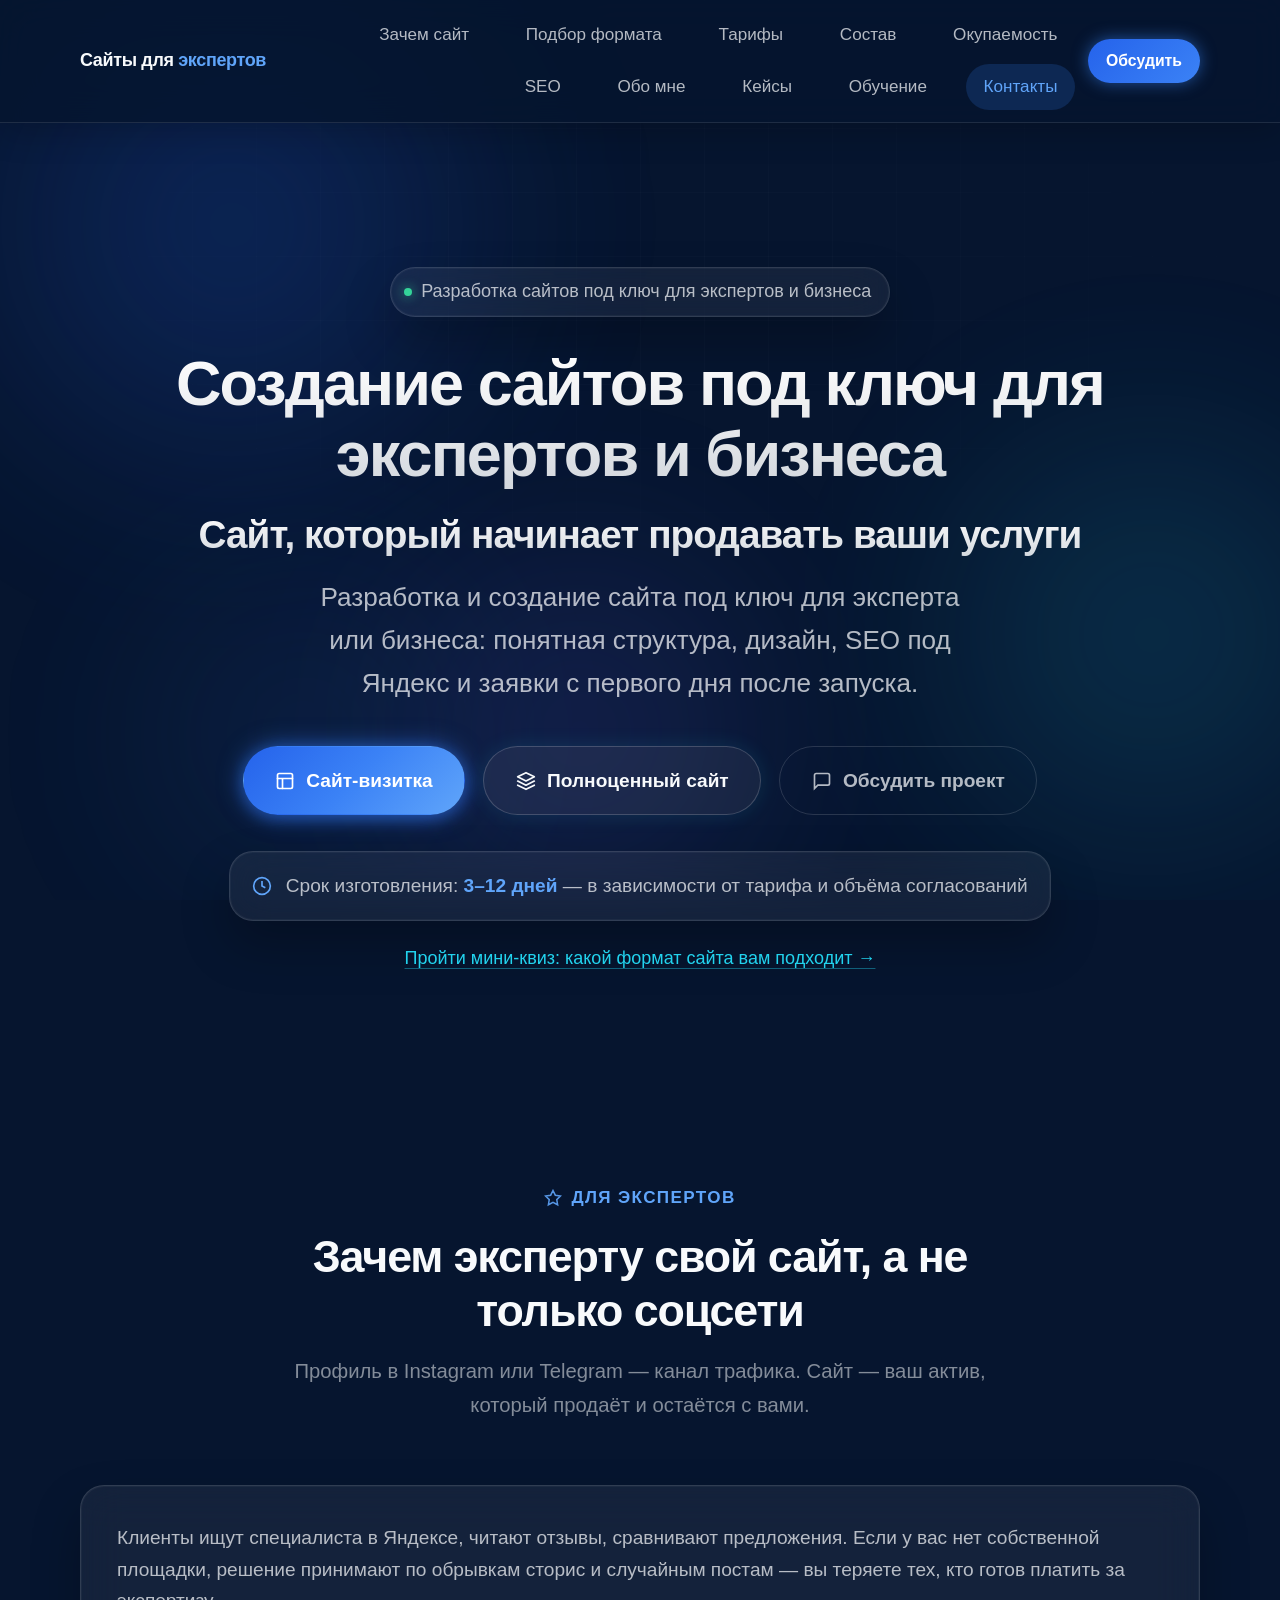
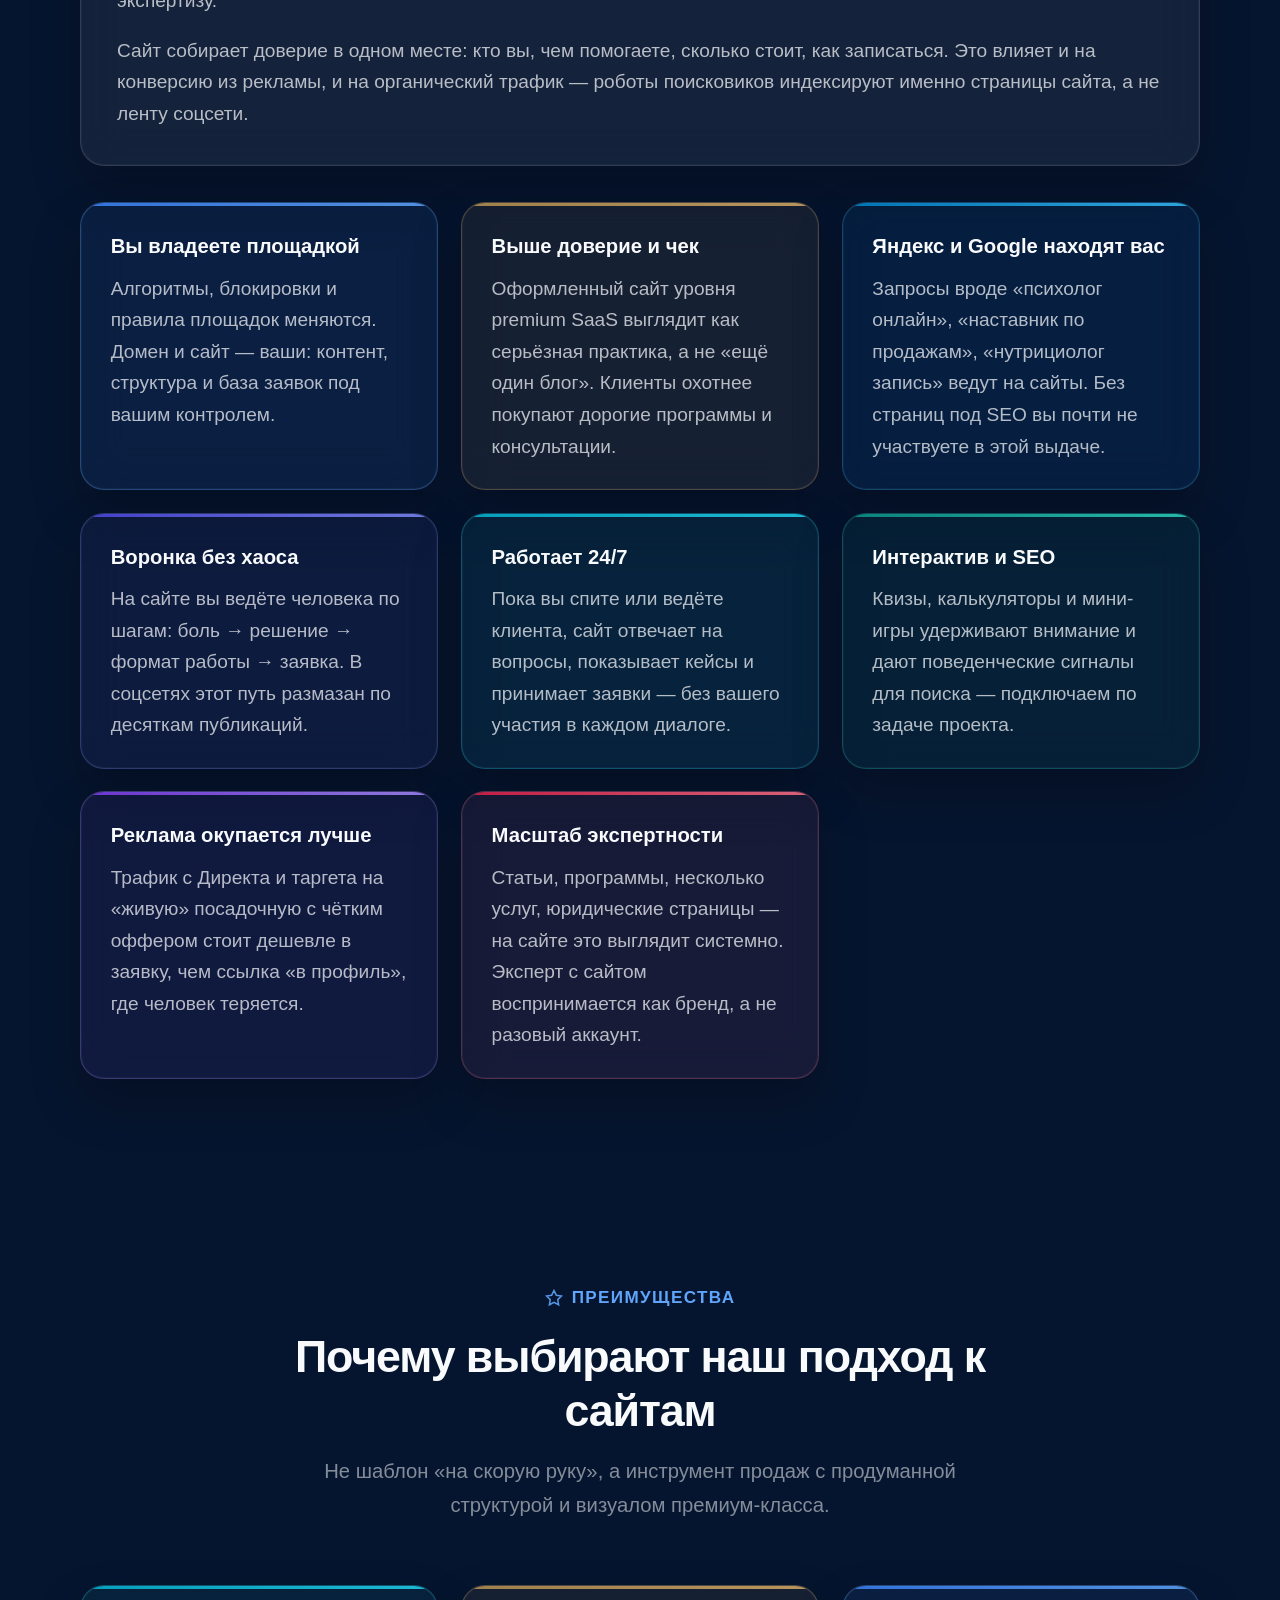
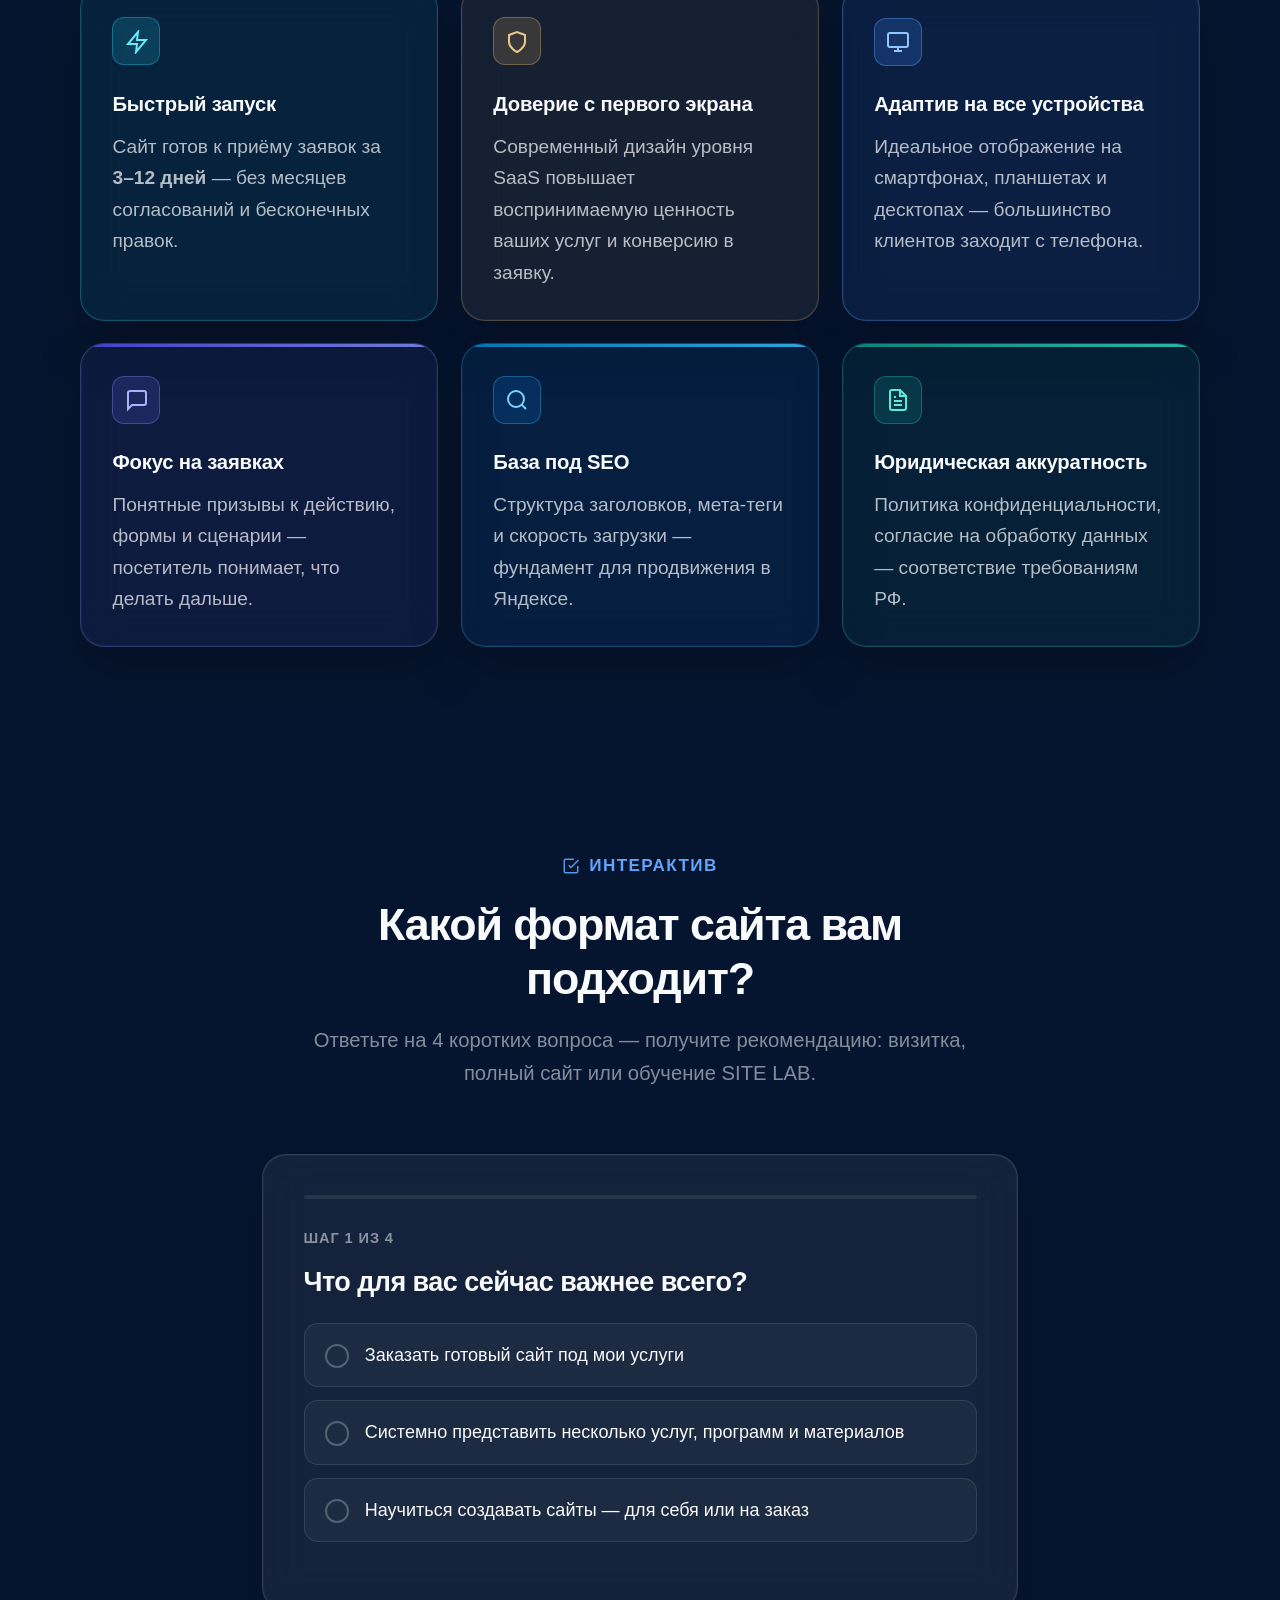
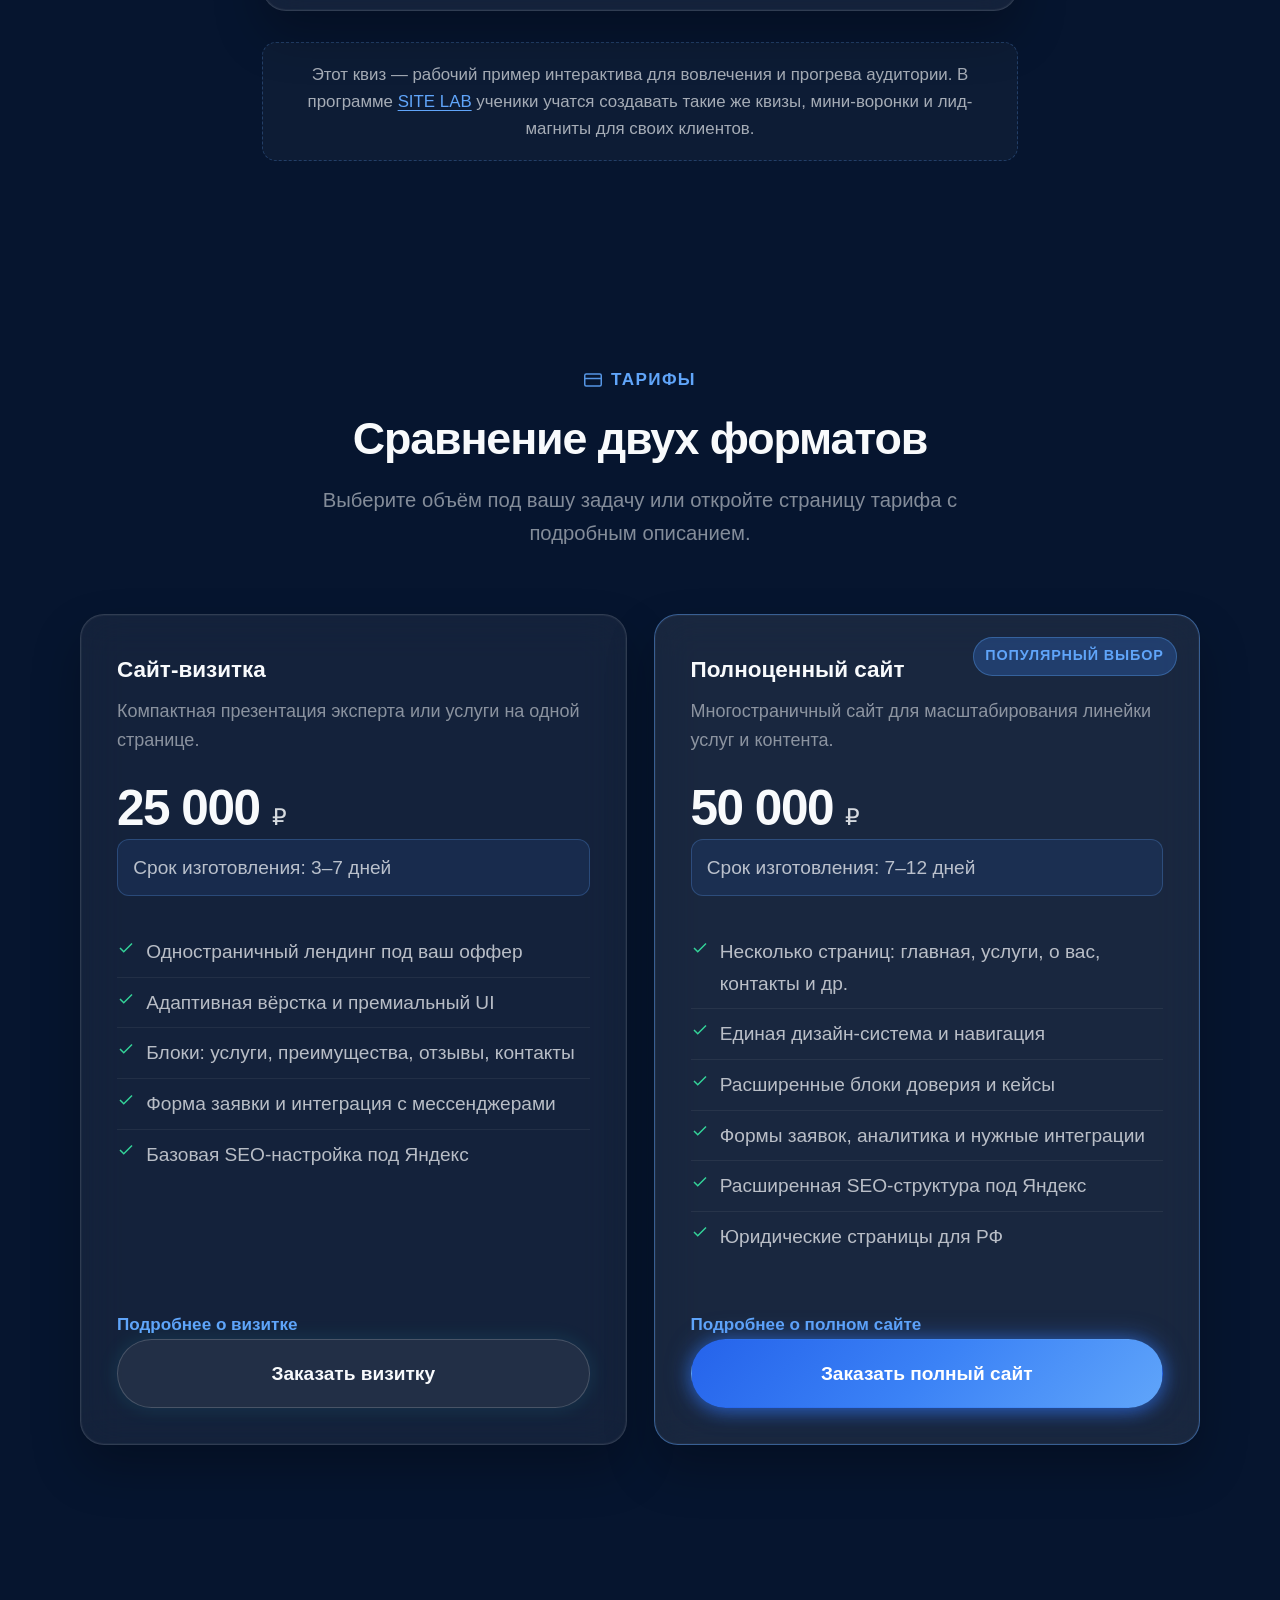
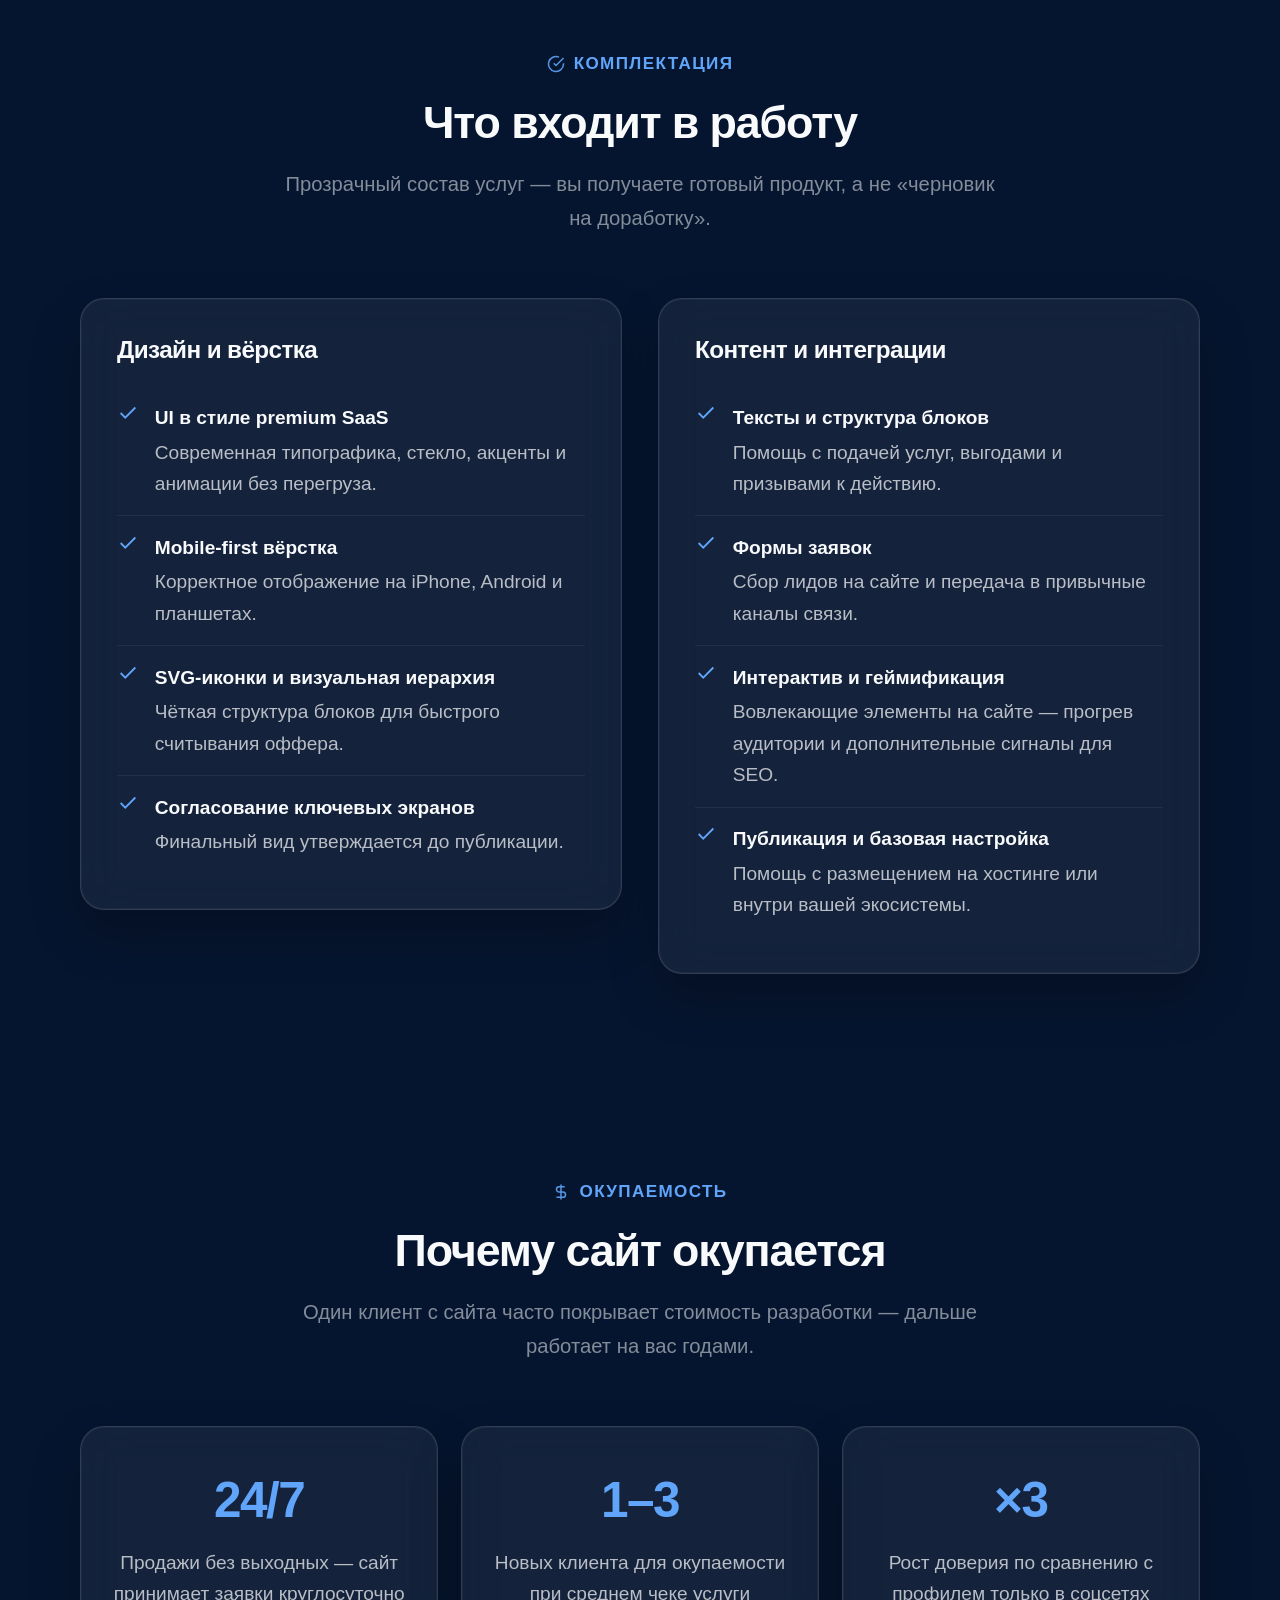
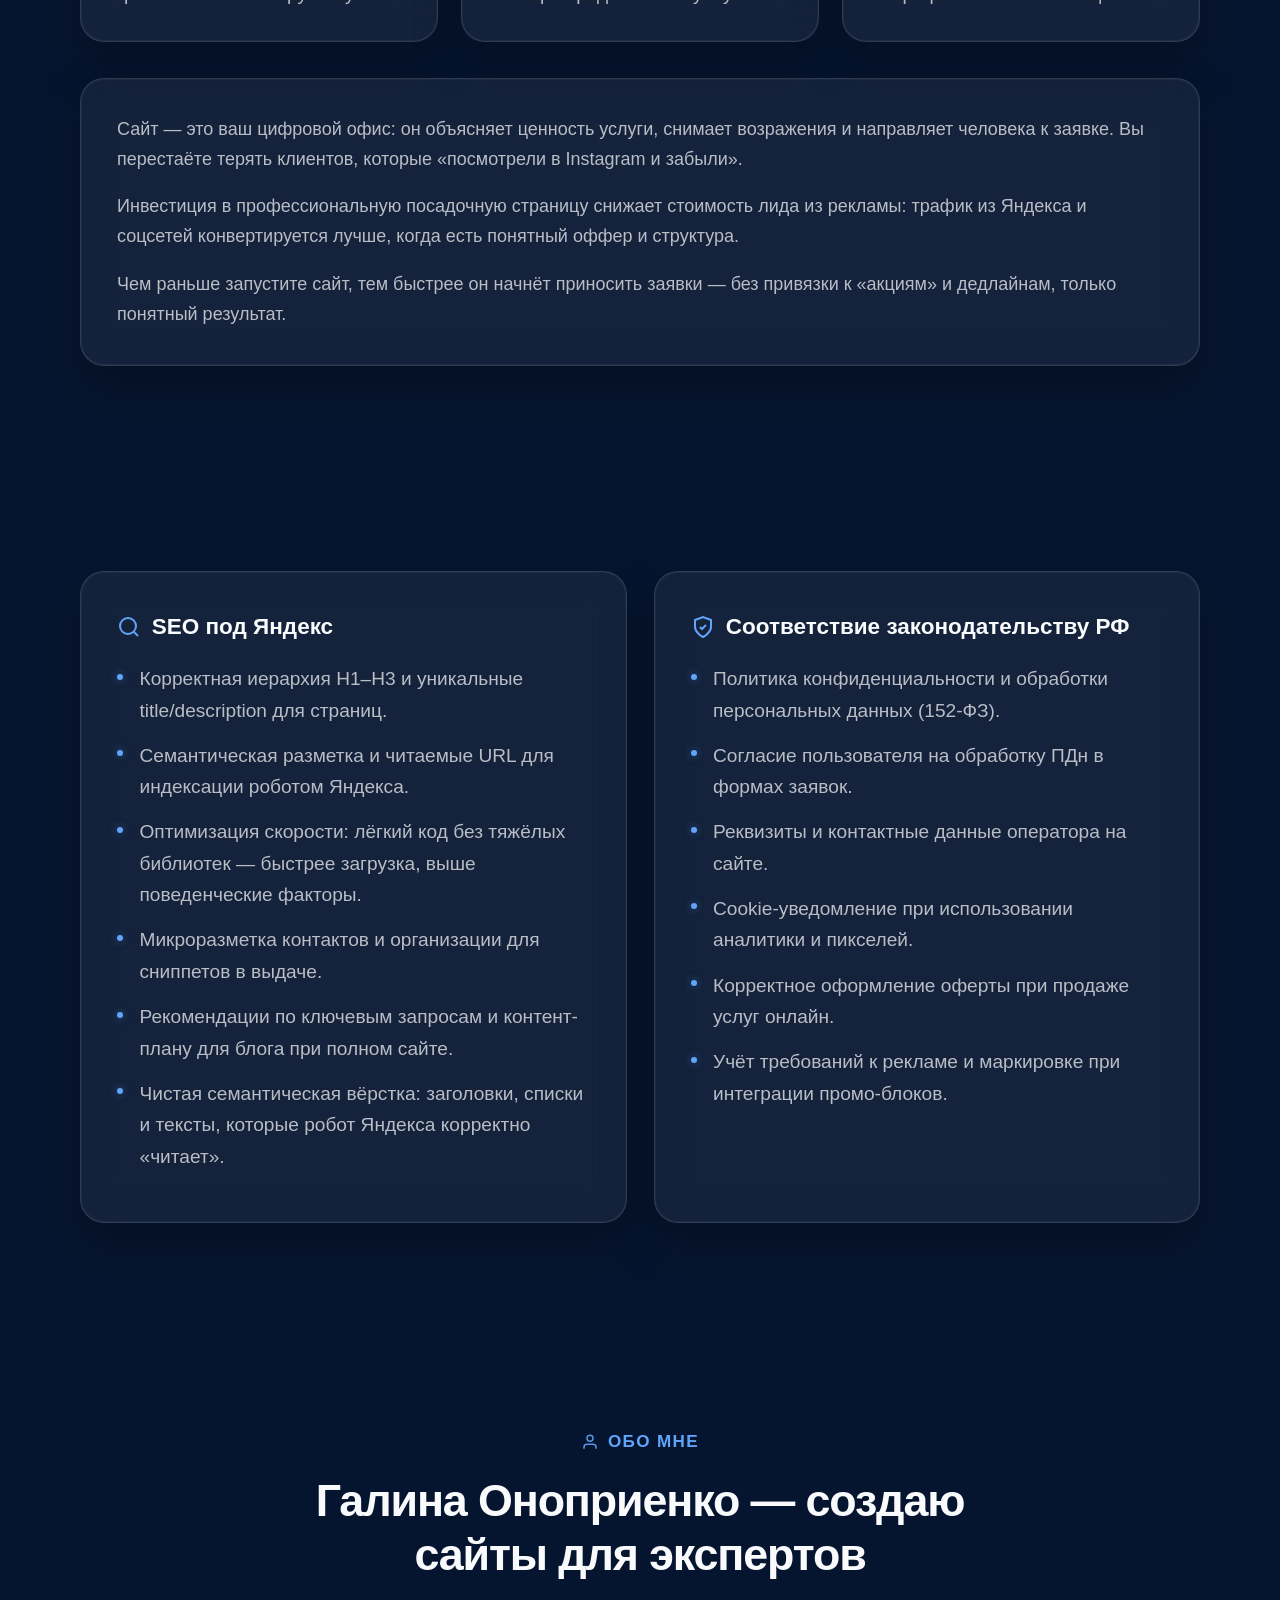
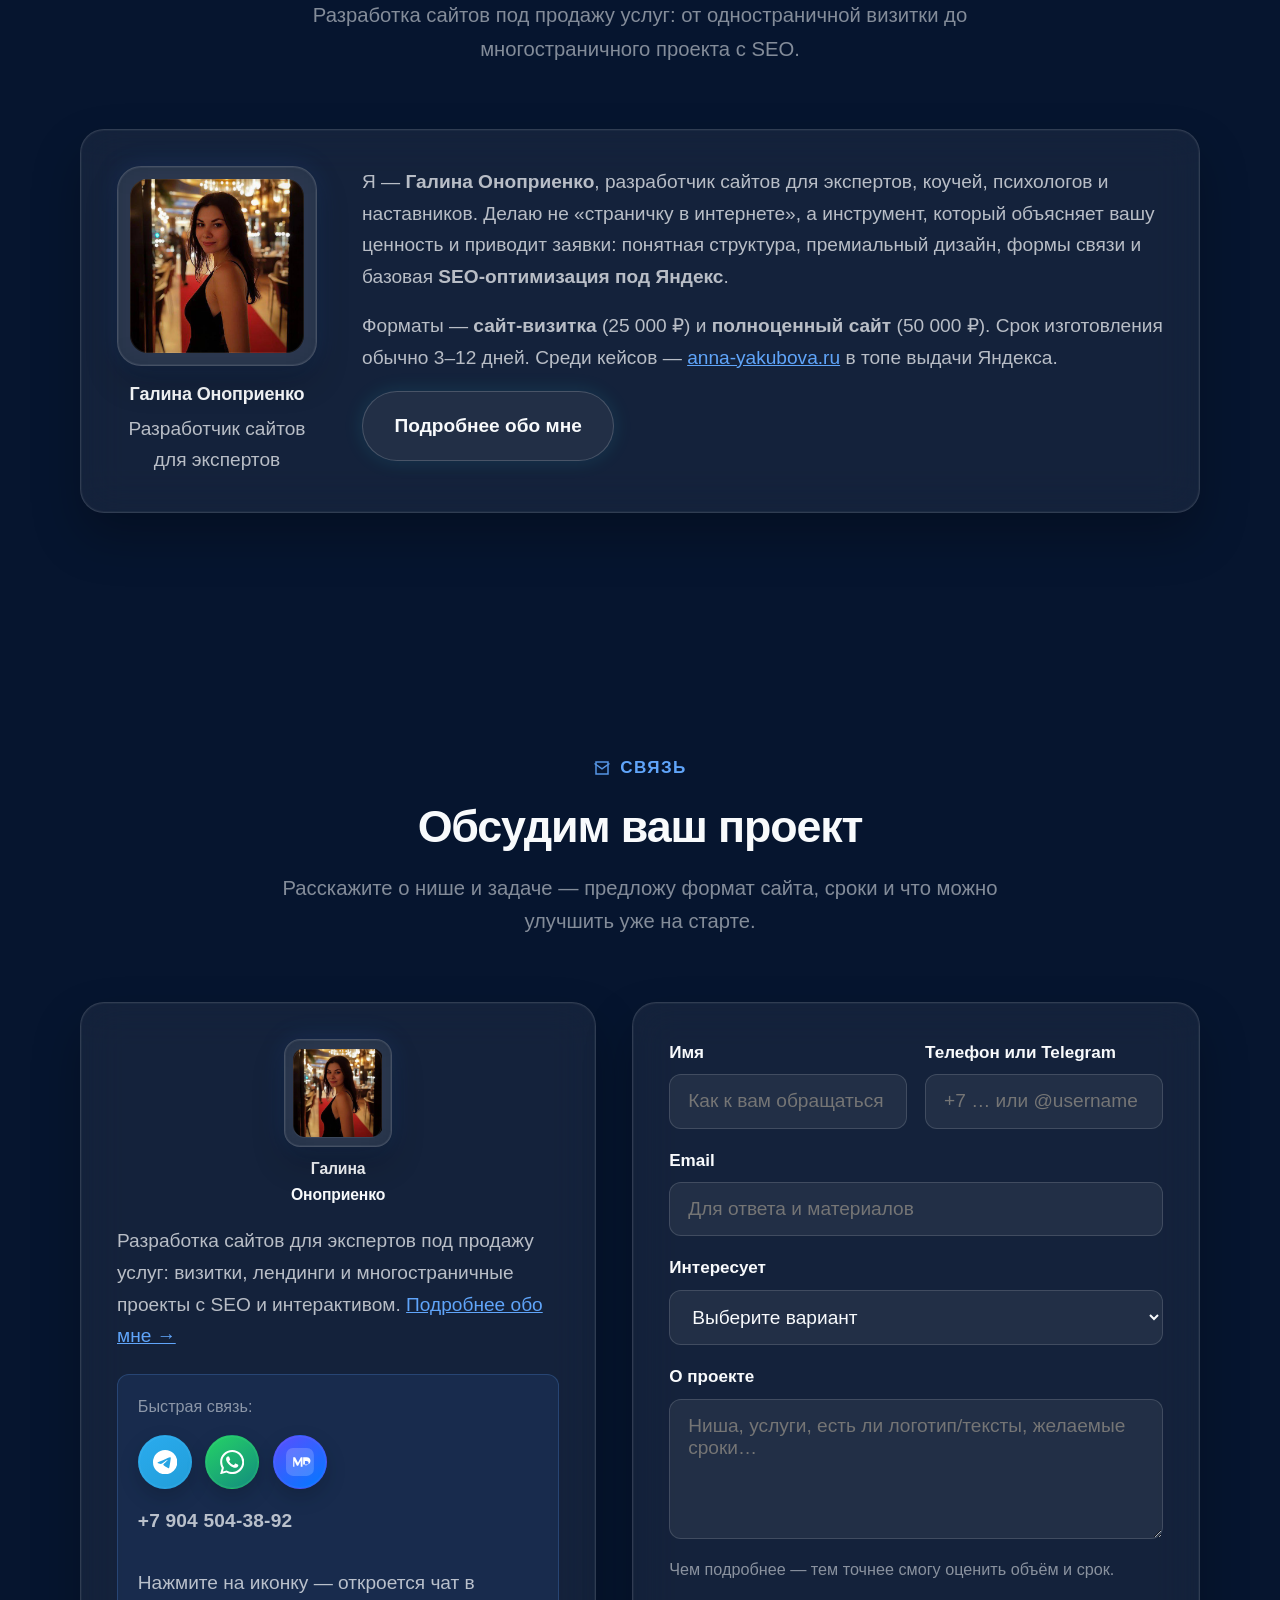
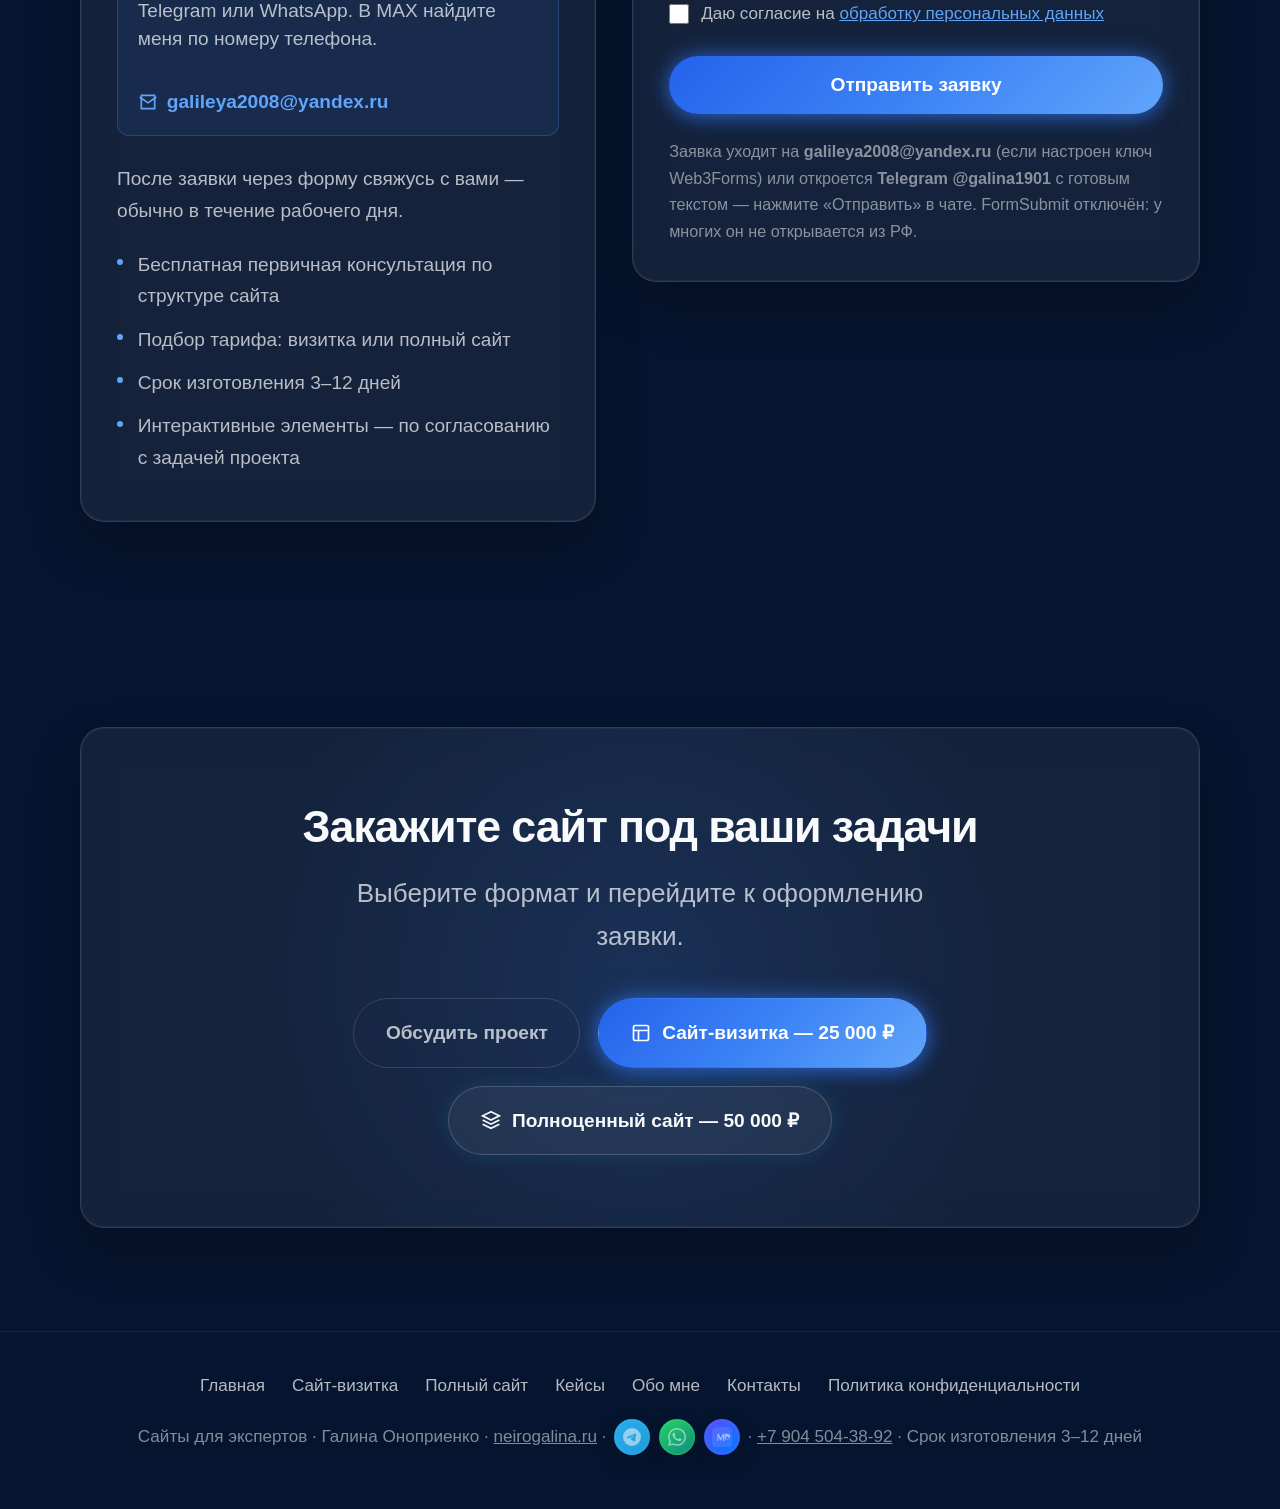
<file: index.html>
<!DOCTYPE html>
<html lang="ru">
<head>
  <meta charset="UTF-8">
  <meta name="viewport" content="width=device-width, initial-scale=1.0">
  <!-- SEO: основной домен https://expert-sites.ru/ -->
  <title>Создание сайтов под ключ для экспертов и бизнеса | Expert Sites</title>
  <meta name="description" content="Создание и разработка сайтов под ключ для экспертов, специалистов и бизнеса. Сайты-визитки и многостраничные сайты, SEO под Яндекс, интерактивы и формы заявок.">
  <meta name="keywords" content="Галина Оноприенко, разработка сайта, сайт для эксперта, создание сайта под ключ, сайт для продажи услуг, лендинг для услуг, Сайты для экспертов">
  <meta name="author" content="Галина Оноприенко">
  <meta name="robots" content="index, follow, max-image-preview:large, max-snippet:-1, max-video-preview:-1">
  <meta name="googlebot" content="index, follow">
  <meta name="yandex" content="index, follow">
  <meta name="format-detection" content="telephone=no">
  <meta name="theme-color" content="#06152F">
  <meta name="yandex-verification" content="2ab8f16e758e011a" />
  <link rel="canonical" href="https://expert-sites.ru/">
  <link rel="alternate" hreflang="ru" href="https://expert-sites.ru/">
  <link rel="sitemap" type="application/xml" title="Sitemap" href="https://expert-sites.ru/sitemap.xml">
  <link rel="icon" href="/favicon.ico" sizes="48x48">
  <link rel="icon" href="/favicon.svg" type="image/svg+xml">
  <link rel="shortcut icon" href="/favicon.ico">
  <link rel="apple-touch-icon" href="/apple-touch-icon.png">
  <link rel="stylesheet" href="/assets/css/back-to-top.css">
  <link rel="stylesheet" href="/assets/css/site-quiz.css">
  <meta property="og:type" content="website">
  <meta property="og:locale" content="ru_RU">
  <meta property="og:site_name" content="Сайты для экспертов — Галина Оноприенко">
  <meta property="og:title" content="Создание сайтов под ключ для экспертов и бизнеса | Expert Sites">
  <meta property="og:description" content="Создание и разработка сайтов под ключ для экспертов, специалистов и бизнеса. Сайты-визитки и многостраничные сайты, SEO под Яндекс, интерактивы и формы заявок.">
  <meta property="og:url" content="https://expert-sites.ru/">
  <meta property="og:image" content="https://expert-sites.ru/images/og-cover.svg">
  <meta property="og:image:width" content="1200">
  <meta property="og:image:height" content="630">
  <meta property="og:image:alt" content="Сайты для экспертов — Галина Оноприенко для экспертов">
  <meta name="twitter:card" content="summary_large_image">
  <meta name="twitter:title" content="Создание сайтов под ключ для экспертов и бизнеса | Expert Sites">
  <meta name="twitter:description" content="Создание и разработка сайтов под ключ для экспертов, специалистов и бизнеса. Сайты-визитки и многостраничные сайты, SEO под Яндекс.">
  <meta name="twitter:image" content="https://expert-sites.ru/images/og-cover.svg">
  <script type="application/ld+json">
  {
    "@context": "https://schema.org",
    "@graph": [
      {
        "@type": "WebSite",
        "@id": "https://expert-sites.ru/#website",
        "url": "https://expert-sites.ru/",
        "name": "Сайты для экспертов — Галина Оноприенко",
        "description": "Сайт-визитка и полноценные сайты для экспертов и бизнеса под ключ.",
        "inLanguage": "ru-RU",
        "publisher": { "@id": "https://expert-sites.ru/#organization" }
      },
      {
        "@type": "WebPage",
        "@id": "https://expert-sites.ru/#webpage",
        "url": "https://expert-sites.ru/",
        "name": "Создание сайтов под ключ для экспертов и бизнеса",
        "description": "Создание и разработка сайтов под ключ: сайты-визитки и многостраничные проекты, SEO под Яндекс, интерактивы и формы заявок.",
        "isPartOf": { "@id": "https://expert-sites.ru/#website" },
        "about": { "@id": "https://expert-sites.ru/#service-catalog" },
        "inLanguage": "ru-RU"
      },
      {
        "@type": "Person",
        "@id": "https://expert-sites.ru/#organization",
        "name": "Галина Оноприенко",
        "url": "https://expert-sites.ru/o-mne/",
        "image": "https://expert-sites.ru/images/galina-onoprienko.png",
        "description": "Разработчик сайтов для экспертов: создаю сайты-визитки и многостраничные проекты под продажу услуг, с SEO под Яндекс.",
        "email": "galileya2008@yandex.ru",
        "telephone": "+79045043892",
        "sameAs": [
          "https://neirogalina.ru/",
          "https://expert-sites.ru/o-mne/",
          "https://t.me/galina1901",
          "https://wa.me/79045043892"
        ],
        "jobTitle": "Разработчик сайтов для экспертов",
        "knowsAbout": [
          "разработка сайтов для экспертов",
          "создание лендингов",
          "SEO под Яндекс",
          "сайты для коучей и наставников"
        ],
        "address": {
          "@type": "PostalAddress",
          "addressCountry": "RU"
        },
        "areaServed": {
          "@type": "Country",
          "name": "Россия"
        }
      },
      {
        "@type": "ProfessionalService",
        "@id": "https://expert-sites.ru/#business",
        "name": "Сайты для экспертов — разработка сайтов Сайты для экспертов",
        "url": "https://expert-sites.ru/",
        "image": "https://expert-sites.ru/images/og-cover.svg",
        "email": "galileya2008@yandex.ru",
        "address": {
          "@type": "PostalAddress",
          "addressCountry": "RU"
        },
        "areaServed": {
          "@type": "Country",
          "name": "Россия"
        },
        "provider": { "@id": "https://expert-sites.ru/#organization" }
      },
      {
        "@type": "ItemList",
        "@id": "https://expert-sites.ru/#service-catalog",
        "name": "Тарифы на разработку сайта",
        "itemListElement": [
          {
            "@type": "ListItem",
            "position": 1,
            "item": {
              "@type": "Service",
              "name": "Сайт-визитка",
              "description": "Одностраничный сайт для эксперта или услуги с адаптивной вёрсткой и базовым SEO.",
              "provider": { "@id": "https://expert-sites.ru/#organization" },
              "areaServed": "RU",
              "offers": {
                "@type": "Offer",
                "url": "https://neirogalina.ru/visitka",
                "price": "25000",
                "priceCurrency": "RUB",
                "availability": "https://schema.org/InStock"
              }
            }
          },
          {
            "@type": "ListItem",
            "position": 2,
            "item": {
              "@type": "Service",
              "name": "Многостраничный сайт",
              "description": "Многостраничный сайт с навигацией, расширенным SEO и юридическими страницами.",
              "provider": { "@id": "https://expert-sites.ru/#organization" },
              "areaServed": "RU",
              "offers": {
                "@type": "Offer",
                "url": "https://neirogalina.ru/siteone",
                "price": "50000",
                "priceCurrency": "RUB",
                "availability": "https://schema.org/InStock"
              }
            }
          }
        ]
      }
    ]
  }
  </script>
  <style>
    :root {
      --bg-deep: #06152F;
      --bg-mid: #0a2247;
      --accent: #3b82f6;
      --accent-bright: #60a5fa;
      --accent-glow: rgba(59, 130, 246, 0.55);
      --cyan: #22d3ee;
      --cyan-glow: rgba(34, 211, 238, 0.35);
      --text-primary: #f8fafc;
      --text-secondary: rgba(248, 250, 252, 0.72);
      --text-muted: rgba(248, 250, 252, 0.52);
      --glass-bg: rgba(255, 255, 255, 0.06);
      --glass-border: rgba(255, 255, 255, 0.12);
      --glass-highlight: rgba(255, 255, 255, 0.08);
      --radius-lg: 24px;
      --radius-md: 16px;
      --radius-sm: 12px;
      --font: -apple-system, BlinkMacSystemFont, "Segoe UI", Roboto, "Helvetica Neue", Arial, sans-serif;
      --ease-out: cubic-bezier(0.22, 1, 0.36, 1);
      --section-pad: clamp(4rem, 8vw, 7rem);
    }

    *, *::before, *::after {
      box-sizing: border-box;
      margin: 0;
      padding: 0;
    }

    html {
      scroll-behavior: smooth;
      font-size: 18px;
    }

    body {
      font-family: var(--font);
      font-size: 1.125rem;
      background: var(--bg-deep);
      color: var(--text-primary);
      line-height: 1.65;
      overflow-x: hidden;
      -webkit-font-smoothing: antialiased;
    }

    .ng-page {
      position: relative;
      min-height: 100vh;
      isolation: isolate;
      font-size: 1.125rem;
    }

    .ng-skip {
      position: absolute;
      left: -9999px;
      top: auto;
      width: 1px;
      height: 1px;
      overflow: hidden;
      z-index: 100;
      padding: 0.75rem 1.25rem;
      background: #fff;
      color: #06152F;
      font-weight: 600;
      text-decoration: none;
      border-radius: 8px;
    }

    .ng-skip:focus {
      left: 1rem;
      top: 1rem;
      width: auto;
      height: auto;
    }

    /* Animated wave layers */
    .ng-waves {
      position: fixed;
      inset: 0;
      z-index: 0;
      pointer-events: none;
      overflow: hidden;
    }

    .ng-wave {
      position: absolute;
      border-radius: 50%;
      filter: blur(80px);
      opacity: 0.45;
      animation: ng-wave-drift 18s var(--ease-out) infinite alternate;
    }

    .ng-wave--1 {
      width: min(90vw, 720px);
      height: min(90vw, 720px);
      background: radial-gradient(circle, rgba(37, 99, 235, 0.55) 0%, transparent 70%);
      top: -15%;
      left: -10%;
      animation-duration: 22s;
    }

    .ng-wave--2 {
      width: min(85vw, 640px);
      height: min(85vw, 640px);
      background: radial-gradient(circle, rgba(34, 211, 238, 0.35) 0%, transparent 68%);
      top: 35%;
      right: -15%;
      animation-duration: 26s;
      animation-delay: -4s;
    }

    .ng-wave--3 {
      width: min(70vw, 520px);
      height: min(70vw, 520px);
      background: radial-gradient(circle, rgba(99, 102, 241, 0.4) 0%, transparent 72%);
      bottom: -10%;
      left: 25%;
      animation-duration: 20s;
      animation-delay: -8s;
    }

    .ng-wave--4 {
      width: min(60vw, 480px);
      height: min(60vw, 480px);
      background: radial-gradient(circle, rgba(59, 130, 246, 0.25) 0%, transparent 75%);
      top: 55%;
      left: 5%;
      animation-duration: 24s;
      animation-delay: -2s;
    }

    @keyframes ng-wave-drift {
      0% { transform: translate(0, 0) scale(1); }
      33% { transform: translate(4%, 3%) scale(1.05); }
      66% { transform: translate(-3%, 5%) scale(0.98); }
      100% { transform: translate(2%, -2%) scale(1.03); }
    }

    .ng-grid-overlay {
      position: fixed;
      inset: 0;
      z-index: 0;
      pointer-events: none;
      background-image:
        linear-gradient(rgba(255, 255, 255, 0.03) 1px, transparent 1px),
        linear-gradient(90deg, rgba(255, 255, 255, 0.03) 1px, transparent 1px);
      background-size: 64px 64px;
      mask-image: radial-gradient(ellipse 80% 60% at 50% 30%, black 20%, transparent 70%);
      opacity: 0.5;
    }

    .ng-container {
      position: relative;
      z-index: 1;
      width: min(1120px, 100% - 2rem);
      margin-inline: auto;
    }

    .ng-section {
      padding-block: var(--section-pad);
    }

    .ng-section-header {
      text-align: center;
      max-width: 720px;
      margin-inline: auto;
      margin-bottom: clamp(2.5rem, 5vw, 3.5rem);
    }

    .ng-eyebrow {
      display: inline-flex;
      align-items: center;
      gap: 0.5rem;
      font-size: 0.95rem;
      font-weight: 600;
      letter-spacing: 0.08em;
      text-transform: uppercase;
      color: var(--accent-bright);
      margin-bottom: 1rem;
    }

    .ng-eyebrow svg {
      width: 18px;
      height: 18px;
      opacity: 0.9;
    }

    .ng-h1 {
      font-size: clamp(2.125rem, 5vw, 3.5rem);
      font-weight: 700;
      letter-spacing: -0.03em;
      line-height: 1.12;
      margin-bottom: 1.25rem;
      background: linear-gradient(180deg, #ffffff 0%, rgba(248, 250, 252, 0.85) 100%);
      -webkit-background-clip: text;
      background-clip: text;
      -webkit-text-fill-color: transparent;
    }

    .ng-h2 {
      font-size: clamp(1.75rem, 3.5vw, 2.5rem);
      font-weight: 700;
      letter-spacing: -0.025em;
      line-height: 1.2;
      margin-bottom: 1rem;
    }

    .ng-lead {
      font-size: clamp(1.2rem, 2.2vw, 1.45rem);
      color: var(--text-secondary);
      max-width: 640px;
      margin-inline: auto;
    }

    .ng-sub {
      font-size: 1.125rem;
      color: var(--text-muted);
      margin-top: 0.75rem;
    }

    /* Glass card */
    .ng-glass {
      background: var(--glass-bg);
      border: 1px solid var(--glass-border);
      border-radius: var(--radius-lg);
      backdrop-filter: blur(20px);
      -webkit-backdrop-filter: blur(20px);
      box-shadow:
        0 0 0 1px rgba(255, 255, 255, 0.04) inset,
        0 24px 48px rgba(0, 0, 0, 0.25);
    }

    /* Buttons */
    .ng-btn-row {
      display: flex;
      flex-wrap: wrap;
      gap: 1rem;
      justify-content: center;
      margin-top: 2.25rem;
    }

    .ng-btn {
      display: inline-flex;
      align-items: center;
      justify-content: center;
      gap: 0.625rem;
      padding: 1rem 1.75rem;
      font-size: 1.0625rem;
      font-weight: 600;
      text-decoration: none;
      border-radius: 999px;
      border: 1px solid transparent;
      cursor: pointer;
      transition: transform 0.35s var(--ease-out), box-shadow 0.35s var(--ease-out), border-color 0.35s;
      position: relative;
      overflow: hidden;
    }

    .ng-btn svg {
      width: 20px;
      height: 20px;
      flex-shrink: 0;
    }

    .ng-btn--primary {
      color: #fff;
      background: linear-gradient(135deg, #2563eb 0%, #3b82f6 50%, #60a5fa 100%);
      box-shadow:
        0 0 24px var(--accent-glow),
        0 4px 16px rgba(37, 99, 235, 0.4);
    }

    .ng-btn--primary::before {
      content: "";
      position: absolute;
      inset: 0;
      background: linear-gradient(105deg, transparent 40%, rgba(255, 255, 255, 0.25) 50%, transparent 60%);
      transform: translateX(-100%);
      transition: transform 0.6s var(--ease-out);
    }

    .ng-btn--primary:hover {
      transform: translateY(-2px);
      box-shadow:
        0 0 36px var(--accent-glow),
        0 8px 28px rgba(37, 99, 235, 0.5);
    }

    .ng-btn--primary:hover::before {
      transform: translateX(100%);
    }

    .ng-btn--secondary {
      color: var(--text-primary);
      background: rgba(255, 255, 255, 0.06);
      border-color: rgba(255, 255, 255, 0.18);
      box-shadow: 0 0 20px rgba(34, 211, 238, 0.12);
    }

    .ng-btn--secondary:hover {
      transform: translateY(-2px);
      border-color: rgba(34, 211, 238, 0.45);
      box-shadow: 0 0 32px var(--cyan-glow);
    }

    .ng-btn--ghost {
      color: var(--text-secondary);
      background: transparent;
      border-color: rgba(255, 255, 255, 0.14);
    }

    .ng-btn--ghost:hover {
      transform: translateY(-2px);
      color: var(--text-primary);
      border-color: rgba(255, 255, 255, 0.28);
      background: rgba(255, 255, 255, 0.05);
    }

    .ng-btn--block {
      width: 100%;
    }

    /* Hero */
    .ng-hero {
      padding-top: clamp(5rem, 12vw, 8rem);
      padding-bottom: clamp(4rem, 10vw, 6rem);
      text-align: center;
    }

    .ng-hero-badge {
      display: inline-flex;
      align-items: center;
      gap: 0.5rem;
      padding: 0.5rem 1rem 0.5rem 0.75rem;
      margin-bottom: 1.75rem;
      border-radius: 999px;
      font-size: 1rem;
      color: var(--text-secondary);
      animation: ng-fade-up 0.8s var(--ease-out) both;
    }

    .ng-pulse-dot {
      width: 8px;
      height: 8px;
      border-radius: 50%;
      background: #34d399;
      box-shadow: 0 0 12px rgba(52, 211, 153, 0.8);
      animation: ng-pulse 2s ease-in-out infinite;
    }

    @keyframes ng-pulse {
      0%, 100% { opacity: 1; transform: scale(1); }
      50% { opacity: 0.7; transform: scale(1.15); }
    }

    @keyframes ng-fade-up {
      from { opacity: 0; transform: translateY(20px); }
      to { opacity: 1; transform: translateY(0); }
    }

    .ng-hero-offer {
      font-size: clamp(1.5rem, 3.2vw, 2.15rem);
      font-weight: 700;
      letter-spacing: -0.025em;
      line-height: 1.2;
      margin-bottom: 1rem;
      background: linear-gradient(180deg, #ffffff 0%, rgba(248, 250, 252, 0.85) 100%);
      -webkit-background-clip: text;
      background-clip: text;
      -webkit-text-fill-color: transparent;
    }

    .ng-hero .ng-h1 {
      animation: ng-fade-up 0.8s var(--ease-out) 0.1s both;
    }

    .ng-hero .ng-hero-offer {
      animation: ng-fade-up 0.8s var(--ease-out) 0.15s both;
    }

    .ng-hero .ng-lead {
      animation: ng-fade-up 0.8s var(--ease-out) 0.2s both;
    }

    .ng-hero .ng-btn-row {
      animation: ng-fade-up 0.8s var(--ease-out) 0.35s both;
    }

    .ng-deadline {
      margin-top: 2rem;
      padding: 1rem 1.25rem;
      display: inline-flex;
      flex-wrap: wrap;
      align-items: center;
      justify-content: center;
      gap: 0.75rem;
      font-size: 1.0625rem;
      color: var(--text-secondary);
      animation: ng-fade-up 0.8s var(--ease-out) 0.45s both;
    }

    .ng-deadline strong {
      color: var(--accent-bright);
      font-weight: 600;
    }

    .ng-hero-quiz-hint {
      margin-top: 1.25rem;
      font-size: 1rem;
      animation: ng-fade-up 0.8s var(--ease-out) 0.55s both;
    }

    .ng-hero-quiz-hint a {
      color: var(--cyan);
      text-decoration: underline;
      text-underline-offset: 4px;
      text-decoration-color: rgba(34, 211, 238, 0.4);
      transition: color 0.2s, text-decoration-color 0.2s;
    }

    .ng-hero-quiz-hint a:hover {
      color: var(--accent-bright);
      text-decoration-color: var(--accent-bright);
    }

    .ng-gift-promo {
      margin-top: 1.25rem;
      padding: 1.25rem 1.5rem;
      text-align: left;
      max-width: 720px;
      margin-inline: auto;
      border-color: rgba(52, 211, 153, 0.35);
      background: rgba(52, 211, 153, 0.08);
    }

    .ng-gift-promo-head {
      display: flex;
      align-items: flex-start;
      gap: 0.875rem;
      margin-bottom: 0.65rem;
    }

    .ng-gift-promo-head svg {
      width: 28px;
      height: 28px;
      flex-shrink: 0;
      color: #34d399;
      margin-top: 0.15rem;
    }

    .ng-gift-promo-title {
      font-size: 1.125rem;
      font-weight: 600;
      color: var(--text-primary);
      line-height: 1.35;
    }

    .ng-gift-promo-title strong {
      color: #6ee7b7;
    }

    .ng-gift-promo p {
      font-size: 1.0625rem;
      color: var(--text-secondary);
      line-height: 1.55;
      padding-left: 2.625rem;
    }

    @media (max-width: 520px) {
      .ng-gift-promo p {
        padding-left: 0;
      }
    }

    .ng-price-term {
      font-size: 1.0625rem;
      color: var(--text-secondary);
      margin-bottom: 1.75rem;
      padding: 0.65rem 0.85rem;
      border-radius: var(--radius-sm);
      background: rgba(59, 130, 246, 0.1);
      border: 1px solid rgba(96, 165, 250, 0.25);
    }

    /* Benefits grid */
    .ng-benefits-grid {
      display: grid;
      grid-template-columns: repeat(auto-fit, minmax(280px, 1fr));
      gap: 1.25rem;
    }

    .ng-benefit-card {
      padding: 1.75rem;
      transition: transform 0.4s var(--ease-out), border-color 0.4s, box-shadow 0.4s;
      position: relative;
      overflow: hidden;
    }

    .ng-benefit-card::before {
      content: "";
      position: absolute;
      top: 0;
      left: 0;
      right: 0;
      height: 3px;
      border-radius: var(--radius-lg) var(--radius-lg) 0 0;
      opacity: 0.85;
    }

    .ng-benefit-card:hover {
      transform: translateY(-4px);
    }

    .ng-benefit-card--blue,
    .ng-expert-card--blue {
      background: rgba(59, 130, 246, 0.09);
      border-color: rgba(96, 165, 250, 0.32);
    }
    .ng-benefit-card--blue::before,
    .ng-expert-card--blue::before {
      background: linear-gradient(90deg, #3b82f6, #60a5fa);
    }
    .ng-benefit-card--blue:hover,
    .ng-expert-card--blue:hover {
      border-color: rgba(96, 165, 250, 0.5);
      box-shadow: 0 12px 40px rgba(59, 130, 246, 0.18);
    }
    .ng-benefit-card--blue .ng-icon-wrap {
      background: rgba(59, 130, 246, 0.22);
      border-color: rgba(96, 165, 250, 0.4);
      color: #93c5fd;
    }

    .ng-benefit-card--cyan,
    .ng-expert-card--cyan {
      background: rgba(34, 211, 238, 0.07);
      border-color: rgba(34, 211, 238, 0.28);
    }
    .ng-benefit-card--cyan::before,
    .ng-expert-card--cyan::before {
      background: linear-gradient(90deg, #06b6d4, #22d3ee);
    }
    .ng-benefit-card--cyan:hover,
    .ng-expert-card--cyan:hover {
      border-color: rgba(34, 211, 238, 0.45);
      box-shadow: 0 12px 40px rgba(34, 211, 238, 0.14);
    }
    .ng-benefit-card--cyan .ng-icon-wrap {
      background: rgba(34, 211, 238, 0.16);
      border-color: rgba(34, 211, 238, 0.35);
      color: #67e8f9;
    }

    .ng-benefit-card--gold,
    .ng-expert-card--gold {
      background: rgba(213, 170, 100, 0.08);
      border-color: rgba(213, 170, 100, 0.3);
    }
    .ng-benefit-card--gold::before,
    .ng-expert-card--gold::before {
      background: linear-gradient(90deg, #b8924f, #d5aa64);
    }
    .ng-benefit-card--gold:hover,
    .ng-expert-card--gold:hover {
      border-color: rgba(213, 170, 100, 0.48);
      box-shadow: 0 12px 40px rgba(213, 170, 100, 0.12);
    }
    .ng-benefit-card--gold .ng-icon-wrap {
      background: rgba(213, 170, 100, 0.18);
      border-color: rgba(213, 170, 100, 0.38);
      color: #e8c88a;
    }

    .ng-benefit-card--indigo,
    .ng-expert-card--indigo {
      background: rgba(99, 102, 241, 0.08);
      border-color: rgba(129, 140, 248, 0.28);
    }
    .ng-benefit-card--indigo::before,
    .ng-expert-card--indigo::before {
      background: linear-gradient(90deg, #4f46e5, #818cf8);
    }
    .ng-benefit-card--indigo:hover,
    .ng-expert-card--indigo:hover {
      border-color: rgba(129, 140, 248, 0.45);
      box-shadow: 0 12px 40px rgba(99, 102, 241, 0.15);
    }
    .ng-benefit-card--indigo .ng-icon-wrap {
      background: rgba(99, 102, 241, 0.18);
      border-color: rgba(129, 140, 248, 0.35);
      color: #a5b4fc;
    }

    .ng-benefit-card--teal,
    .ng-expert-card--teal {
      background: rgba(20, 184, 166, 0.07);
      border-color: rgba(45, 212, 191, 0.26);
    }
    .ng-benefit-card--teal::before,
    .ng-expert-card--teal::before {
      background: linear-gradient(90deg, #0d9488, #2dd4bf);
    }
    .ng-benefit-card--teal:hover,
    .ng-expert-card--teal:hover {
      border-color: rgba(45, 212, 191, 0.42);
      box-shadow: 0 12px 40px rgba(20, 184, 166, 0.13);
    }
    .ng-benefit-card--teal .ng-icon-wrap {
      background: rgba(20, 184, 166, 0.16);
      border-color: rgba(45, 212, 191, 0.32);
      color: #5eead4;
    }

    .ng-benefit-card--sky,
    .ng-expert-card--sky {
      background: rgba(14, 116, 214, 0.1);
      border-color: rgba(56, 189, 248, 0.26);
    }
    .ng-benefit-card--sky::before,
    .ng-expert-card--sky::before {
      background: linear-gradient(90deg, #0284c7, #38bdf8);
    }
    .ng-benefit-card--sky:hover,
    .ng-expert-card--sky:hover {
      border-color: rgba(56, 189, 248, 0.42);
      box-shadow: 0 12px 40px rgba(14, 116, 214, 0.16);
    }
    .ng-benefit-card--sky .ng-icon-wrap {
      background: rgba(14, 116, 214, 0.2);
      border-color: rgba(56, 189, 248, 0.34);
      color: #7dd3fc;
    }

    .ng-benefit-card--violet,
    .ng-expert-card--violet {
      background: rgba(139, 92, 246, 0.08);
      border-color: rgba(167, 139, 250, 0.28);
    }
    .ng-benefit-card--violet::before,
    .ng-expert-card--violet::before {
      background: linear-gradient(90deg, #7c3aed, #a78bfa);
    }
    .ng-benefit-card--violet:hover,
    .ng-expert-card--violet:hover {
      border-color: rgba(167, 139, 250, 0.45);
      box-shadow: 0 12px 40px rgba(139, 92, 246, 0.14);
    }

    .ng-benefit-card--rose,
    .ng-expert-card--rose {
      background: rgba(244, 114, 182, 0.07);
      border-color: rgba(251, 113, 133, 0.26);
    }
    .ng-benefit-card--rose::before,
    .ng-expert-card--rose::before {
      background: linear-gradient(90deg, #e11d48, #fb7185);
    }
    .ng-benefit-card--rose:hover,
    .ng-expert-card--rose:hover {
      border-color: rgba(251, 113, 133, 0.42);
      box-shadow: 0 12px 40px rgba(244, 114, 182, 0.12);
    }

    .ng-icon-wrap {
      width: 48px;
      height: 48px;
      display: flex;
      align-items: center;
      justify-content: center;
      border-radius: var(--radius-sm);
      background: rgba(59, 130, 246, 0.15);
      border: 1px solid rgba(96, 165, 250, 0.25);
      margin-bottom: 1.25rem;
      color: var(--accent-bright);
      transition: background 0.35s var(--ease-out), border-color 0.35s;
    }

    .ng-icon-wrap svg {
      width: 24px;
      height: 24px;
    }

    @media (prefers-reduced-motion: reduce) {
      .ng-benefit-card,
      .ng-expert-card,
      .ng-benefit-card .ng-icon-wrap {
        transition: none;
      }
    }

    .ng-benefit-card h3 {
      font-size: 1.125rem;
      font-weight: 600;
      margin-bottom: 0.5rem;
      letter-spacing: -0.01em;
    }

    .ng-benefit-card p {
      font-size: 1.0625rem;
      color: var(--text-secondary);
    }

.ng-sr-only {
  position: absolute;
  width: 1px;
  height: 1px;
  padding: 0;
  margin: -1px;
  overflow: hidden;
  clip: rect(0, 0, 0, 0);
  white-space: nowrap;
  border: 0;
}

    .ng-pricing-grid {
      display: grid;
      grid-template-columns: repeat(auto-fit, minmax(min(100%, 320px), 1fr));
      gap: 1.5rem;
      align-items: stretch;
    }

    .ng-price-card {
      padding: 2rem;
      display: flex;
      flex-direction: column;
      position: relative;
      transition: transform 0.4s var(--ease-out);
    }

    .ng-price-card:hover {
      transform: translateY(-6px);
    }

    .ng-price-card--featured {
      border-color: rgba(96, 165, 250, 0.45);
      background: rgba(255, 255, 255, 0.08);
    }

    .ng-price-card--featured::after {
      content: "Популярный выбор";
      position: absolute;
      top: 1.25rem;
      right: 1.25rem;
      font-size: 0.8rem;
      font-weight: 700;
      letter-spacing: 0.06em;
      text-transform: uppercase;
      padding: 0.35rem 0.65rem;
      border-radius: 999px;
      background: rgba(59, 130, 246, 0.25);
      color: var(--accent-bright);
      border: 1px solid rgba(96, 165, 250, 0.35);
    }

    .ng-price-name {
      font-size: 1.25rem;
      font-weight: 600;
      margin-bottom: 0.5rem;
    }

    .ng-price-desc {
      font-size: 1rem;
      color: var(--text-muted);
      margin-bottom: 1.5rem;
      min-height: 2.5em;
    }

    .ng-price-amount {
      font-size: clamp(2.25rem, 4vw, 2.75rem);
      font-weight: 700;
      letter-spacing: -0.03em;
      line-height: 1;
      margin-bottom: 0.35rem;
    }

    .ng-price-amount span {
      font-size: 1.25rem;
      font-weight: 500;
      opacity: 0.85;
    }

    .ng-price-old {
      font-size: 1.0625rem;
      color: var(--text-muted);
      margin-bottom: 1.75rem;
      padding: 0.65rem 0.85rem;
      border-radius: var(--radius-sm);
      background: rgba(251, 191, 36, 0.08);
      border: 1px solid rgba(251, 191, 36, 0.2);
    }

    .ng-price-old s {
      color: rgba(248, 250, 252, 0.45);
    }

    .ng-price-features {
      list-style: none;
      flex: 1;
      margin-bottom: 1.75rem;
    }

    .ng-price-features li {
      display: flex;
      align-items: flex-start;
      gap: 0.625rem;
      font-size: 1.0625rem;
      color: var(--text-secondary);
      padding: 0.5rem 0;
      border-bottom: 1px solid rgba(255, 255, 255, 0.06);
    }

    .ng-price-features li:last-child {
      border-bottom: none;
    }

    .ng-price-features svg {
      width: 18px;
      height: 18px;
      color: #34d399;
      flex-shrink: 0;
      margin-top: 0.15rem;
    }

    /* Included */
    .ng-included-layout {
      display: grid;
      grid-template-columns: 1fr 1fr;
      gap: 2rem;
      align-items: start;
    }

    @media (max-width: 768px) {
      .ng-included-layout {
        grid-template-columns: 1fr;
      }
    }

    .ng-included-panel {
      padding: 2rem;
    }

    .ng-check-list {
      list-style: none;
    }

    .ng-check-list li {
      display: flex;
      gap: 0.875rem;
      padding: 0.875rem 0;
      border-bottom: 1px solid rgba(255, 255, 255, 0.06);
      font-size: 1.0625rem;
      color: var(--text-secondary);
    }

    .ng-check-list li:last-child {
      border-bottom: none;
    }

    .ng-check-list .ng-check-icon {
      width: 22px;
      height: 22px;
      flex-shrink: 0;
      color: var(--accent-bright);
    }

    .ng-check-list strong {
      display: block;
      color: var(--text-primary);
      font-weight: 600;
      margin-bottom: 0.15rem;
    }

    /* ROI */
    .ng-roi-grid {
      display: grid;
      grid-template-columns: repeat(3, 1fr);
      gap: 1.25rem;
    }

    @media (max-width: 900px) {
      .ng-roi-grid {
        grid-template-columns: 1fr;
      }
    }

    .ng-stat-card {
      padding: 1.75rem;
      text-align: center;
    }

    .ng-stat-value {
      font-size: clamp(2rem, 4vw, 2.75rem);
      font-weight: 700;
      letter-spacing: -0.03em;
      color: var(--accent-bright);
      margin-bottom: 0.35rem;
    }

    .ng-stat-label {
      font-size: 1.0625rem;
      color: var(--text-secondary);
    }

    .ng-roi-copy {
      margin-top: 2rem;
      padding: 2rem;
    }

    .ng-roi-copy p {
      color: var(--text-secondary);
      font-size: 1rem;
      margin-bottom: 1rem;
    }

    .ng-roi-copy p:last-child {
      margin-bottom: 0;
    }

    /* SEO & Legal */
    .ng-two-col {
      display: grid;
      grid-template-columns: 1fr 1fr;
      gap: 1.5rem;
    }

    @media (max-width: 768px) {
      .ng-two-col {
        grid-template-columns: 1fr;
      }
    }

    .ng-info-card {
      padding: 2rem;
      height: 100%;
    }

    .ng-info-card h3 {
      font-size: 1.25rem;
      font-weight: 600;
      margin-bottom: 1rem;
      display: flex;
      align-items: center;
      gap: 0.625rem;
    }

    .ng-info-card h3 svg {
      width: 24px;
      height: 24px;
      color: var(--accent-bright);
    }

    .ng-info-card ul {
      list-style: none;
    }

    .ng-info-card li {
      position: relative;
      padding-left: 1.25rem;
      margin-bottom: 0.75rem;
      font-size: 1.0625rem;
      color: var(--text-secondary);
    }

    .ng-info-card li::before {
      content: "";
      position: absolute;
      left: 0;
      top: 0.55em;
      width: 6px;
      height: 6px;
      border-radius: 50%;
      background: var(--accent-bright);
      box-shadow: 0 0 8px var(--accent-glow);
    }

    /* CTA */
    .ng-cta {
      text-align: center;
    }

    .ng-cta-box {
      padding: clamp(2.5rem, 6vw, 4rem);
      position: relative;
      overflow: hidden;
    }

    .ng-cta-box::before {
      content: "";
      position: absolute;
      top: 50%;
      left: 50%;
      width: 120%;
      height: 120%;
      transform: translate(-50%, -50%);
      background: radial-gradient(circle, rgba(59, 130, 246, 0.15) 0%, transparent 55%);
      pointer-events: none;
    }

    .ng-cta-box .ng-h2 {
      position: relative;
    }

    .ng-cta-box .ng-lead {
      position: relative;
      margin-inline: auto;
    }

    .ng-cta-box .ng-btn-row {
      position: relative;
    }

    .ng-footer-note {
      text-align: center;
      padding: 2rem 1rem 3rem;
      font-size: 0.95rem;
      color: var(--text-muted);
    }

    /* Why experts need a site */
    .ng-expert-intro {
      padding: 2rem;
      margin-bottom: 2rem;
    }

    .ng-expert-intro p {
      color: var(--text-secondary);
      font-size: 1.0625rem;
      margin-bottom: 1rem;
    }

    .ng-expert-intro p:last-child {
      margin-bottom: 0;
    }

    .ng-expert-grid {
      display: grid;
      grid-template-columns: repeat(auto-fit, minmax(280px, 1fr));
      gap: 1.25rem;
    }

    .ng-expert-card {
      padding: 1.5rem 1.65rem;
      transition: transform 0.4s var(--ease-out), border-color 0.4s, box-shadow 0.4s;
      position: relative;
      overflow: hidden;
    }

    .ng-expert-card::before {
      content: "";
      position: absolute;
      top: 0;
      left: 0;
      right: 0;
      height: 3px;
      border-radius: var(--radius-lg) var(--radius-lg) 0 0;
      opacity: 0.85;
    }

    .ng-expert-card:hover {
      transform: translateY(-4px);
    }

    .ng-expert-card h3 {
      font-size: 1.125rem;
      font-weight: 600;
      margin-bottom: 0.5rem;
    }

    .ng-expert-card p {
      font-size: 1.0625rem;
      color: var(--text-secondary);
    }

    /* Contact form */
    .ng-contact-layout {
      display: grid;
      grid-template-columns: 1fr 1.1fr;
      gap: 2rem;
      align-items: start;
    }

    @media (max-width: 900px) {
      .ng-contact-layout {
        grid-template-columns: 1fr;
      }
    }

    .ng-contact-aside {
      padding: 2rem;
    }

    .ng-contact-aside h3 {
      font-size: 1.35rem;
      font-weight: 600;
      margin-bottom: 1rem;
    }

    .ng-contact-aside p {
      color: var(--text-secondary);
      font-size: 1.0625rem;
      margin-bottom: 1rem;
    }

    .ng-contact-aside ul {
      list-style: none;
      margin-top: 1.25rem;
    }

    .ng-contact-aside li {
      position: relative;
      padding-left: 1.15rem;
      margin-bottom: 0.65rem;
      font-size: 1.0625rem;
      color: var(--text-secondary);
    }

    .ng-contact-aside li::before {
      content: "";
      position: absolute;
      left: 0;
      top: 0.55em;
      width: 6px;
      height: 6px;
      border-radius: 50%;
      background: var(--accent-bright);
    }

    .ng-contact-channels {
      display: flex;
      flex-direction: column;
      gap: 0.85rem;
      margin: 1.25rem 0 1.5rem;
      padding: 1rem 1.1rem;
      border-radius: var(--radius-sm);
      background: rgba(59, 130, 246, 0.1);
      border: 1px solid rgba(96, 165, 250, 0.22);
    }

    .ng-messenger-icons {
      display: flex;
      flex-wrap: wrap;
      gap: 0.75rem;
      align-items: center;
    }

    .ng-messenger-icon {
      display: inline-flex;
      align-items: center;
      justify-content: center;
      width: 3rem;
      height: 3rem;
      border-radius: 50%;
      text-decoration: none;
      border: 1px solid rgba(255, 255, 255, 0.14);
      background: rgba(255, 255, 255, 0.06);
      backdrop-filter: blur(12px);
      -webkit-backdrop-filter: blur(12px);
      box-shadow:
        0 0 0 1px rgba(255, 255, 255, 0.05) inset,
        0 8px 20px rgba(0, 0, 0, 0.18);
      transition: transform 0.2s ease, box-shadow 0.2s ease, border-color 0.2s ease;
    }

    .ng-messenger-icon:hover {
      transform: translateY(-2px);
    }

    .ng-messenger-icon svg {
      width: 1.35rem;
      height: 1.35rem;
      flex-shrink: 0;
    }

    .ng-messenger-icon--telegram {
      color: #fff;
      background: linear-gradient(145deg, #2aabee 0%, #229ed9 100%);
      border-color: rgba(42, 171, 238, 0.45);
    }

    .ng-messenger-icon--telegram:hover {
      box-shadow: 0 10px 24px rgba(42, 171, 238, 0.35);
    }

    .ng-messenger-icon--whatsapp {
      color: #fff;
      background: linear-gradient(145deg, #25d366 0%, #128c7e 100%);
      border-color: rgba(37, 211, 102, 0.45);
    }

    .ng-messenger-icon--whatsapp:hover {
      box-shadow: 0 10px 24px rgba(37, 211, 102, 0.32);
    }

    .ng-messenger-icon--max {
      color: #fff;
      background: linear-gradient(145deg, #5b4eff 0%, #007aff 100%);
      border-color: rgba(91, 78, 255, 0.45);
    }

    .ng-messenger-icon--max:hover {
      box-shadow: 0 10px 24px rgba(91, 78, 255, 0.32);
    }

    .ng-messenger-icon--max svg {
      width: 1.55rem;
      height: 1.55rem;
    }

    .ng-messenger-phone {
      margin: 0;
      font-size: 0.95rem;
      font-weight: 600;
      color: var(--text-primary);
      letter-spacing: 0.01em;
    }

    .ng-messenger-phone a {
      color: inherit;
      text-decoration: none;
    }

    .ng-messenger-phone a:hover {
      color: var(--accent-bright);
    }

    .ng-messenger-hint {
      margin: 0;
      font-size: 0.8125rem;
      color: var(--text-muted);
      line-height: 1.45;
    }

    .ng-contact-channels a.ng-contact-email {
      display: inline-flex;
      align-items: center;
      gap: 0.5rem;
      color: var(--accent-bright);
      text-decoration: none;
      font-size: 1.0625rem;
      font-weight: 600;
    }

    .ng-contact-channels a.ng-contact-email:hover {
      color: #93c5fd;
    }

    .ng-contact-channels a.ng-contact-email svg {
      width: 20px;
      height: 20px;
      flex-shrink: 0;
    }

    .ng-contact-channels span {
      font-size: 0.9rem;
      font-weight: 400;
      color: var(--text-muted);
    }

    .ng-footer-messengers {
      display: inline-flex;
      align-items: center;
      gap: 0.5rem;
      vertical-align: middle;
      margin-inline: 0.15rem;
    }

    .ng-footer-messengers .ng-messenger-icon {
      width: 2rem;
      height: 2rem;
    }

    .ng-footer-messengers .ng-messenger-icon svg {
      width: 1rem;
      height: 1rem;
    }

    .ng-footer-messengers .ng-messenger-icon--max svg {
      width: 1.15rem;
      height: 1.15rem;
    }

    .ng-form-panel {
      padding: 2rem;
    }

    .ng-form-grid {
      display: grid;
      gap: 1rem;
    }

    .ng-form-row-2 {
      display: grid;
      grid-template-columns: 1fr 1fr;
      gap: 1rem;
    }

    @media (max-width: 560px) {
      .ng-form-row-2 {
        grid-template-columns: 1fr;
      }
    }

    .ng-field label {
      display: block;
      font-size: 0.95rem;
      font-weight: 600;
      margin-bottom: 0.4rem;
      color: var(--text-primary);
    }

    .ng-field input,
    .ng-field textarea,
    .ng-field select {
      width: 100%;
      padding: 0.85rem 1rem;
      font-size: 1.0625rem;
      font-family: var(--font);
      color: var(--text-primary);
      background: rgba(255, 255, 255, 0.06);
      border: 1px solid rgba(255, 255, 255, 0.14);
      border-radius: var(--radius-sm);
      transition: border-color 0.25s, box-shadow 0.25s;
    }

    .ng-field input:focus,
    .ng-field textarea:focus,
    .ng-field select:focus {
      outline: none;
      border-color: rgba(96, 165, 250, 0.55);
      box-shadow: 0 0 0 3px rgba(59, 130, 246, 0.2);
    }

    .ng-field textarea {
      min-height: 140px;
      resize: vertical;
    }

    .ng-field-hint {
      font-size: 0.9rem;
      color: var(--text-muted);
      margin-top: 0.35rem;
    }

    .ng-form-consent {
      display: flex;
      align-items: flex-start;
      gap: 0.65rem;
      font-size: 0.95rem;
      color: var(--text-secondary);
      cursor: pointer;
    }

    .ng-form-consent input {
      width: 1.125rem;
      height: 1.125rem;
      margin-top: 0.2rem;
      flex-shrink: 0;
      accent-color: var(--accent);
    }

    .ng-form-consent a {
      color: var(--accent-bright);
    }

    .ng-form-submit {
      width: 100%;
      margin-top: 0.5rem;
      border: none;
      font-family: var(--font);
    }

    .ng-form-submit:disabled {
      opacity: 0.65;
      cursor: not-allowed;
      transform: none;
    }

    .ng-form-msg {
      margin-top: 1rem;
      padding: 0.85rem 1rem;
      border-radius: var(--radius-sm);
      font-size: 1rem;
      display: none;
    }

    .ng-form-msg.is-visible {
      display: block;
    }

    .ng-form-msg--ok {
      background: rgba(52, 211, 153, 0.12);
      border: 1px solid rgba(52, 211, 153, 0.35);
      color: #a7f3d0;
    }

    .ng-form-msg--err {
      background: rgba(248, 113, 113, 0.12);
      border: 1px solid rgba(248, 113, 113, 0.35);
      color: #fecaca;
    }

    .ng-form-err-detail {
      display: block;
      margin-top: 0.5rem;
      font-size: 0.95rem;
      opacity: 0.95;
    }

    .ng-honey {
      position: absolute;
      left: -9999px;
      width: 1px;
      height: 1px;
      opacity: 0;
      pointer-events: none;
    }

    /* Sticky nav */
    .ng-nav {
      position: sticky;
      top: 0;
      z-index: 100;
      background: rgba(6, 21, 47, 0.82);
      backdrop-filter: blur(18px);
      -webkit-backdrop-filter: blur(18px);
      border-bottom: 1px solid rgba(255, 255, 255, 0.1);
      box-shadow: 0 8px 32px rgba(0, 0, 0, 0.2);
    }

    .ng-nav-inner {
      width: min(1120px, 100% - 1.25rem);
      margin-inline: auto;
      display: flex;
      align-items: center;
      gap: 0.75rem;
      padding: 0.5rem 0;
      min-height: 3.25rem;
    }

    .ng-nav-brand {
      font-weight: 700;
      font-size: 0.9375rem;
      letter-spacing: -0.02em;
      color: var(--text-primary);
      text-decoration: none;
      white-space: nowrap;
      flex-shrink: 0;
      padding: 0.35rem 0;
    }

    .ng-nav-brand span {
      color: var(--accent-bright);
    }

    .ng-nav-links {
      display: flex;
      align-items: center;
      gap: 0.25rem;
      overflow-x: auto;
      -webkit-overflow-scrolling: touch;
      scrollbar-width: none;
      flex: 1;
      justify-content: flex-end;
      padding: 0.15rem 0;
    }

    .ng-nav-links::-webkit-scrollbar {
      display: none;
    }

    .ng-nav-links a {
      padding: 0.5rem 0.8rem;
      font-size: 0.875rem;
      font-weight: 600;
      color: var(--text-secondary);
      text-decoration: none;
      border-radius: 999px;
      white-space: nowrap;
      transition: color 0.25s, background 0.25s;
    }

    .ng-nav-links a:hover,
    .ng-nav-links a:focus-visible {
      color: var(--text-primary);
      background: rgba(255, 255, 255, 0.08);
      outline: none;
    }

    .ng-nav-links a.is-active {
      color: var(--accent-bright);
      background: rgba(59, 130, 246, 0.18);
    }

    .ng-nav-cta {
      flex-shrink: 0;
      padding: 0.5rem 1rem;
      font-size: 0.875rem;
      font-weight: 600;
      color: #fff;
      text-decoration: none;
      border-radius: 999px;
      background: linear-gradient(135deg, #2563eb 0%, #3b82f6 100%);
      box-shadow: 0 0 16px var(--accent-glow);
      white-space: nowrap;
    }

    .ng-nav-cta:hover {
      filter: brightness(1.08);
    }

    @media (min-width: 768px) {
      .ng-nav-links a {
        font-size: 0.9375rem;
        padding: 0.5rem 0.95rem;
      }

      .ng-nav-brand {
        font-size: 1rem;
      }
    }

    @media (max-width: 480px) {
      .ng-nav-cta {
        display: none;
      }

      .ng-nav-brand {
        font-size: 0.8125rem;
        max-width: 7.5rem;
        overflow: hidden;
        text-overflow: ellipsis;
      }
    }

    .ng-section[id],
    .ng-hero {
      scroll-margin-top: 4.25rem;
    }

    /* Reveal animation */
    .ng-reveal {
      opacity: 0;
      transform: translateY(24px);
      transition: opacity 0.7s var(--ease-out), transform 0.7s var(--ease-out);
    }

    .ng-reveal.ng-visible {
      opacity: 1;
      transform: translateY(0);
    }

    @media (prefers-reduced-motion: reduce) {
      .ng-wave,
      .ng-pulse-dot,
      .ng-reveal {
        animation: none !important;
        transition: none !important;
      }
      .ng-reveal {
        opacity: 1;
        transform: none;
      }
    }
  
    .ng-header {
      position: sticky;
      top: 0;
      z-index: 10;
      padding: 0.85rem 0;
      background: rgba(6, 21, 47, 0.88);
      backdrop-filter: blur(16px);
      -webkit-backdrop-filter: blur(16px);
      border-bottom: 1px solid rgba(255, 255, 255, 0.08);
    }
    .ng-nav { display: flex; align-items: center; justify-content: space-between; gap: 1rem; flex-wrap: wrap; }
    .ng-nav-logo { font-size: 1.05rem; font-weight: 700; color: var(--text-primary); text-decoration: none; }
    .ng-nav-links { display: flex; flex-wrap: wrap; gap: 0.35rem 1.25rem; list-style: none; }
    .ng-nav-links a { font-size: 0.95rem; font-weight: 500; color: var(--text-secondary); text-decoration: none; }
    .ng-nav-links a:hover, .ng-nav-links a[aria-current="page"] { color: var(--accent-bright); }
    .ng-page-hero { padding-top: clamp(3rem, 8vw, 5rem); padding-bottom: clamp(2.5rem, 6vw, 4rem); text-align: center; }
    .ng-prose { max-width: 720px; margin-inline: auto; color: var(--text-secondary); font-size: 1.0625rem; }
    .ng-prose p { margin-bottom: 1.15rem; }
    .ng-prose h2 { font-size: 1.35rem; font-weight: 600; color: var(--text-primary); margin: 2rem 0 0.85rem; }
    .ng-prose ul { margin: 0 0 1.15rem 1.25rem; }
    .ng-case-grid { display: grid; grid-template-columns: repeat(auto-fit, minmax(280px, 1fr)); gap: 1.25rem; }
    .ng-case-card { padding: 1.75rem; height: 100%; }
    .ng-case-card h3 { font-size: 1.125rem; font-weight: 600; margin-bottom: 0.65rem; }
    .ng-case-card p { font-size: 1rem; color: var(--text-secondary); }
    .ng-contact-grid { display: grid; grid-template-columns: repeat(auto-fit, minmax(260px, 1fr)); gap: 1.25rem; max-width: 720px; margin-inline: auto; }
    .ng-contact-item { padding: 1.5rem; text-align: center; }
    .ng-contact-item strong { display: block; margin-bottom: 0.35rem; color: var(--text-primary); }
    .ng-contact-item a { color: var(--accent-bright); text-decoration: none; }
    .ng-site-footer { border-top: 1px solid rgba(255, 255, 255, 0.08); padding: 2rem 1rem 3rem; }
    .ng-footer-nav { display: flex; flex-wrap: wrap; justify-content: center; gap: 0.5rem 1.5rem; list-style: none; margin-bottom: 1rem; }
    .ng-footer-nav a { font-size: 0.95rem; color: var(--text-secondary); text-decoration: none; }
    .ng-footer-copy { text-align: center; font-size: 0.95rem; color: var(--text-muted); }
    .ng-footer-copy a { color: inherit; }
    .ng-link-more { display: inline-block; margin-top: 1rem; font-size: 0.95rem; font-weight: 600; color: var(--accent-bright); text-decoration: none; }

    .ng-about-layout {
      display: grid;
      grid-template-columns: minmax(160px, 200px) 1fr;
      gap: clamp(1.5rem, 4vw, 2.5rem);
      align-items: start;
    }

    @media (max-width: 768px) {
      .ng-about-layout {
        grid-template-columns: 1fr;
        justify-items: center;
      }
    }

    .ng-author-photo {
      margin: 0;
      text-align: center;
      max-width: 200px;
      width: 100%;
    }

    .ng-author-photo-frame {
      position: relative;
      padding: 0.65rem;
      border-radius: var(--radius-lg);
      border: 1px solid rgba(255, 255, 255, 0.14);
      background: rgba(255, 255, 255, 0.06);
      backdrop-filter: blur(18px);
      -webkit-backdrop-filter: blur(18px);
      box-shadow:
        0 0 0 1px rgba(255, 255, 255, 0.06) inset,
        0 16px 32px rgba(0, 0, 0, 0.22),
        0 0 28px rgba(59, 130, 246, 0.14);
    }

    .ng-author-photo-frame::after {
      content: "";
      position: absolute;
      inset: 0.65rem;
      border-radius: calc(var(--radius-lg) - 6px);
      box-shadow: inset 0 0 0 1px rgba(255, 255, 255, 0.08);
      pointer-events: none;
    }

    .ng-author-photo-frame img {
      display: block;
      width: 100%;
      height: auto;
      border-radius: calc(var(--radius-lg) - 6px);
    }

    .ng-author-photo-caption {
      margin-top: 0.75rem;
      font-size: 1rem;
      font-weight: 600;
      color: var(--text-primary);
      letter-spacing: -0.01em;
    }

    .ng-author-photo-role {
      margin-top: 0.2rem;
      font-size: 0.875rem;
      color: var(--text-muted);
    }

    .ng-author-photo--compact {
      max-width: 108px;
      margin-inline: auto;
      margin-bottom: 1rem;
    }

    .ng-author-photo--compact .ng-author-photo-frame {
      padding: 0.45rem;
      border-radius: var(--radius-md);
    }

    .ng-author-photo--compact .ng-author-photo-frame::after {
      inset: 0.45rem;
      border-radius: calc(var(--radius-md) - 4px);
    }

    .ng-author-photo--compact .ng-author-photo-frame img {
      border-radius: calc(var(--radius-md) - 4px);
    }

    .ng-author-photo--compact .ng-author-photo-caption {
      font-size: 0.875rem;
      margin-top: 0.5rem;
    }

  </style>
</head>
<body>
  <a class="ng-skip" href="#main-content">Перейти к содержанию</a>
  <div class="ng-page">
    <div class="ng-waves" aria-hidden="true">
      <div class="ng-wave ng-wave--1"></div>
      <div class="ng-wave ng-wave--2"></div>
      <div class="ng-wave ng-wave--3"></div>
      <div class="ng-wave ng-wave--4"></div>
    </div>
    <div class="ng-grid-overlay" aria-hidden="true"></div>

    <nav class="ng-nav" aria-label="Навигация по странице">
      <div class="ng-nav-inner">
        <a class="ng-nav-brand" href="#">Сайты для <span>экспертов</span></a>
        <div class="ng-nav-links" role="list">
          <a href="#why-expert" data-nav="why-expert">Зачем сайт</a>
          <a href="#site-quiz" data-nav="site-quiz">Подбор формата</a>
          <a href="#pricing" data-nav="pricing">Тарифы</a>
          <a href="#included" data-nav="included">Состав</a>
          <a href="#roi" data-nav="roi">Окупаемость</a>
          <a href="#seo-legal" data-nav="seo-legal">SEO</a>
          <a href="o-mne/">Обо мне</a>
          <a href="kejsy/">Кейсы</a>
          <a href="/obuchenie/">Обучение</a>
          <a href="#contact" data-nav="contact">Контакты</a>
        </div>
        <a class="ng-nav-cta" href="#contact">Обсудить</a>
      </div>
    </nav>

    <header class="ng-hero ng-section">
      <div class="ng-container">
        <div class="ng-hero-badge ng-glass">
          <span class="ng-pulse-dot" aria-hidden="true"></span>
          Разработка сайтов под ключ для экспертов и бизнеса
        </div>
        <h1 class="ng-h1">Создание сайтов под ключ для экспертов и бизнеса</h1>
        <p class="ng-hero-offer">Сайт, который начинает продавать ваши услуги</p>
        <p class="ng-lead">Разработка и создание сайта под ключ для эксперта или бизнеса: понятная структура, дизайн, SEO под Яндекс и заявки с первого дня после запуска.</p>
        <div class="ng-btn-row">
          <a class="ng-btn ng-btn--primary" href="https://neirogalina.ru/visitka" target="_blank" rel="noopener noreferrer">
            <svg viewBox="0 0 24 24" fill="none" stroke="currentColor" stroke-width="2" stroke-linecap="round" stroke-linejoin="round" aria-hidden="true">
              <rect x="3" y="3" width="18" height="18" rx="2"/>
              <path d="M3 9h18M9 21V9"/>
            </svg>
            Сайт-визитка
          </a>
          <a class="ng-btn ng-btn--secondary" href="https://neirogalina.ru/siteone" target="_blank" rel="noopener noreferrer">
            <svg viewBox="0 0 24 24" fill="none" stroke="currentColor" stroke-width="2" stroke-linecap="round" stroke-linejoin="round" aria-hidden="true">
              <path d="M12 2L2 7l10 5 10-5-10-5z"/>
              <path d="M2 17l10 5 10-5M2 12l10 5 10-5"/>
            </svg>
            Полноценный сайт
          </a>
          <a class="ng-btn ng-btn--ghost" href="#contact">
            <svg viewBox="0 0 24 24" fill="none" stroke="currentColor" stroke-width="2" aria-hidden="true"><path d="M21 15a2 2 0 0 1-2 2H7l-4 4V5a2 2 0 0 1 2-2h14a2 2 0 0 1 2 2z"/></svg>
            Обсудить проект
          </a>
        </div>
        <div class="ng-deadline ng-glass">
          <svg width="20" height="20" viewBox="0 0 24 24" fill="none" stroke="#60a5fa" stroke-width="2" aria-hidden="true">
            <circle cx="12" cy="12" r="10"/>
            <path d="M12 6v6l4 2"/>
          </svg>
          <span>Срок изготовления: <strong>3–12 дней</strong> — в зависимости от тарифа и объёма согласований</span>
        </div>
        <p class="ng-hero-quiz-hint">
          <a href="#site-quiz">Пройти мини-квиз: какой формат сайта вам подходит →</a>
        </p>
      </div>
    </header>

    <main id="main-content">
    <section class="ng-section ng-reveal" id="why-expert" aria-labelledby="why-expert-title">
      <div class="ng-container">
        <div class="ng-section-header">
          <div class="ng-eyebrow">
            <svg viewBox="0 0 24 24" fill="none" stroke="currentColor" stroke-width="2"><path d="M12 2l3.09 6.26L22 9.27l-5 4.87 1.18 6.88L12 17.77l-6.18 3.25L7 14.14 2 9.27l6.91-1.01L12 2z"/></svg>
            Для экспертов
          </div>
          <h2 class="ng-h2" id="why-expert-title">Зачем эксперту свой сайт, а не только соцсети</h2>
          <p class="ng-sub">Профиль в Instagram или Telegram — канал трафика. Сайт — ваш актив, который продаёт и остаётся с вами.</p>
        </div>
        <div class="ng-expert-intro ng-glass">
          <p>Клиенты ищут специалиста в Яндексе, читают отзывы, сравнивают предложения. Если у вас нет собственной площадки, решение принимают по обрывкам сторис и случайным постам — вы теряете тех, кто готов платить за экспертизу.</p>
          <p>Сайт собирает доверие в одном месте: кто вы, чем помогаете, сколько стоит, как записаться. Это влияет и на конверсию из рекламы, и на органический трафик — роботы поисковиков индексируют именно страницы сайта, а не ленту соцсети.</p>
        </div>
        <div class="ng-expert-grid">
          <article class="ng-expert-card ng-glass ng-expert-card--blue">
            <h3>Вы владеете площадкой</h3>
            <p>Алгоритмы, блокировки и правила площадок меняются. Домен и сайт — ваши: контент, структура и база заявок под вашим контролем.</p>
          </article>
          <article class="ng-expert-card ng-glass ng-expert-card--gold">
            <h3>Выше доверие и чек</h3>
            <p>Оформленный сайт уровня premium SaaS выглядит как серьёзная практика, а не «ещё один блог». Клиенты охотнее покупают дорогие программы и консультации.</p>
          </article>
          <article class="ng-expert-card ng-glass ng-expert-card--sky">
            <h3>Яндекс и Google находят вас</h3>
            <p>Запросы вроде «психолог онлайн», «наставник по продажам», «нутрициолог запись» ведут на сайты. Без страниц под SEO вы почти не участвуете в этой выдаче.</p>
          </article>
          <article class="ng-expert-card ng-glass ng-expert-card--indigo">
            <h3>Воронка без хаоса</h3>
            <p>На сайте вы ведёте человека по шагам: боль → решение → формат работы → заявка. В соцсетях этот путь размазан по десяткам публикаций.</p>
          </article>
          <article class="ng-expert-card ng-glass ng-expert-card--cyan">
            <h3>Работает 24/7</h3>
            <p>Пока вы спите или ведёте клиента, сайт отвечает на вопросы, показывает кейсы и принимает заявки — без вашего участия в каждом диалоге.</p>
          </article>
          <article class="ng-expert-card ng-glass ng-expert-card--teal">
            <h3>Интерактив и SEO</h3>
            <p>Квизы, калькуляторы и мини-игры удерживают внимание и дают поведенческие сигналы для поиска — подключаем по задаче проекта.</p>
          </article>
          <article class="ng-expert-card ng-glass ng-expert-card--violet">
            <h3>Реклама окупается лучше</h3>
            <p>Трафик с Директа и таргета на «живую» посадочную с чётким оффером стоит дешевле в заявку, чем ссылка «в профиль», где человек теряется.</p>
          </article>
          <article class="ng-expert-card ng-glass ng-expert-card--rose">
            <h3>Масштаб экспертности</h3>
            <p>Статьи, программы, несколько услуг, юридические страницы — на сайте это выглядит системно. Эксперт с сайтом воспринимается как бренд, а не разовый аккаунт.</p>
          </article>
        </div>
      </div>
    </section>

    <section class="ng-section ng-reveal" id="benefits" aria-labelledby="benefits-title">
      <div class="ng-container">
        <div class="ng-section-header">
          <div class="ng-eyebrow">
            <svg viewBox="0 0 24 24" fill="none" stroke="currentColor" stroke-width="2"><path d="M12 2l3.09 6.26L22 9.27l-5 4.87 1.18 6.88L12 17.77l-6.18 3.25L7 14.14 2 9.27l6.91-1.01L12 2z"/></svg>
            Преимущества
          </div>
          <h2 class="ng-h2" id="benefits-title">Почему выбирают наш подход к сайтам</h2>
          <p class="ng-sub">Не шаблон «на скорую руку», а инструмент продаж с продуманной структурой и визуалом премиум-класса.</p>
        </div>
        <div class="ng-benefits-grid">
          <article class="ng-benefit-card ng-glass ng-benefit-card--cyan">
            <div class="ng-icon-wrap">
              <svg viewBox="0 0 24 24" fill="none" stroke="currentColor" stroke-width="2"><path d="M13 2L3 14h9l-1 8 10-12h-9l1-8z"/></svg>
            </div>
            <h3>Быстрый запуск</h3>
            <p>Сайт готов к приёму заявок за <strong>3–12 дней</strong> — без месяцев согласований и бесконечных правок.</p>
          </article>
          <article class="ng-benefit-card ng-glass ng-benefit-card--gold">
            <div class="ng-icon-wrap">
              <svg viewBox="0 0 24 24" fill="none" stroke="currentColor" stroke-width="2"><path d="M12 22s8-4 8-10V5l-8-3-8 3v7c0 6 8 10 8 10z"/></svg>
            </div>
            <h3>Доверие с первого экрана</h3>
            <p>Современный дизайн уровня SaaS повышает воспринимаемую ценность ваших услуг и конверсию в заявку.</p>
          </article>
          <article class="ng-benefit-card ng-glass ng-benefit-card--blue">
            <div class="ng-icon-wrap">
              <svg viewBox="0 0 24 24" fill="none" stroke="currentColor" stroke-width="2"><rect x="2" y="3" width="20" height="14" rx="2"/><path d="M8 21h8M12 17v4"/></svg>
            </div>
            <h3>Адаптив на все устройства</h3>
            <p>Идеальное отображение на смартфонах, планшетах и десктопах — большинство клиентов заходит с телефона.</p>
          </article>
          <article class="ng-benefit-card ng-glass ng-benefit-card--indigo">
            <div class="ng-icon-wrap">
              <svg viewBox="0 0 24 24" fill="none" stroke="currentColor" stroke-width="2"><path d="M21 15a2 2 0 0 1-2 2H7l-4 4V5a2 2 0 0 1 2-2h14a2 2 0 0 1 2 2z"/></svg>
            </div>
            <h3>Фокус на заявках</h3>
            <p>Понятные призывы к действию, формы и сценарии — посетитель понимает, что делать дальше.</p>
          </article>
          <article class="ng-benefit-card ng-glass ng-benefit-card--sky">
            <div class="ng-icon-wrap">
              <svg viewBox="0 0 24 24" fill="none" stroke="currentColor" stroke-width="2"><circle cx="11" cy="11" r="8"/><path d="M21 21l-4.35-4.35"/></svg>
            </div>
            <h3>База под SEO</h3>
            <p>Структура заголовков, мета-теги и скорость загрузки — фундамент для продвижения в Яндексе.</p>
          </article>
          <article class="ng-benefit-card ng-glass ng-benefit-card--teal">
            <div class="ng-icon-wrap">
              <svg viewBox="0 0 24 24" fill="none" stroke="currentColor" stroke-width="2"><path d="M14 2H6a2 2 0 0 0-2 2v16a2 2 0 0 0 2 2h12a2 2 0 0 0 2-2V8z"/><path d="M14 2v6h6M16 13H8M16 17H8M10 9H8"/></svg>
            </div>
            <h3>Юридическая аккуратность</h3>
            <p>Политика конфиденциальности, согласие на обработку данных — соответствие требованиям РФ.</p>
          </article>
        </div>
      </div>
    </section>

    <section class="ng-section ng-reveal" id="site-quiz" aria-labelledby="site-quiz-title">
      <div class="ng-container">
        <div class="ng-section-header">
          <div class="ng-eyebrow">
            <svg viewBox="0 0 24 24" fill="none" stroke="currentColor" stroke-width="2" aria-hidden="true"><path d="M9 11l3 3L22 4"/><path d="M21 12v7a2 2 0 0 1-2 2H5a2 2 0 0 1-2-2V5a2 2 0 0 1 2-2h11"/></svg>
            Интерактив
          </div>
          <h2 class="ng-h2" id="site-quiz-title">Какой формат сайта вам подходит?</h2>
          <p class="ng-sub">Ответьте на 4 коротких вопроса — получите рекомендацию: визитка, полный сайт или обучение SITE LAB.</p>
        </div>
        <div class="ng-quiz ng-glass" id="ng-site-quiz" role="region" aria-label="Квиз подбора формата сайта"></div>
        <p class="ng-quiz__note">
          Этот квиз — рабочий пример интерактива для вовлечения и прогрева аудитории.
          В программе <a href="/obuchenie/">SITE LAB</a> ученики учатся создавать такие же квизы, мини-воронки и лид-магниты для своих клиентов.
        </p>
      </div>
    </section>

    <section class="ng-section ng-reveal" id="pricing">
      <div class="ng-container">
        <div class="ng-section-header">
          <div class="ng-eyebrow">
            <svg viewBox="0 0 24 24" fill="none" stroke="currentColor" stroke-width="2"><rect x="1" y="4" width="22" height="16" rx="2"/><path d="M1 10h22"/></svg>
            Тарифы
          </div>
          <h2 class="ng-h2">Сравнение двух форматов</h2>
          <p class="ng-sub">Выберите объём под вашу задачу или откройте страницу тарифа с подробным описанием.</p>
        </div>
        <div class="ng-pricing-grid">
          <article class="ng-price-card ng-glass">
            <h3 class="ng-price-name">Сайт-визитка</h3>
            <p class="ng-price-desc">Компактная презентация эксперта или услуги на одной странице.</p>
            <div class="ng-price-amount">25 000 <span>₽</span></div>
            <p class="ng-price-term">Срок изготовления: 3–7 дней</p>
            <ul class="ng-price-features">
              <li>
                <svg viewBox="0 0 24 24" fill="none" stroke="currentColor" stroke-width="2"><path d="M20 6L9 17l-5-5"/></svg>
                Одностраничный лендинг под ваш оффер
              </li>
              <li>
                <svg viewBox="0 0 24 24" fill="none" stroke="currentColor" stroke-width="2"><path d="M20 6L9 17l-5-5"/></svg>
                Адаптивная вёрстка и премиальный UI
              </li>
              <li>
                <svg viewBox="0 0 24 24" fill="none" stroke="currentColor" stroke-width="2"><path d="M20 6L9 17l-5-5"/></svg>
                Блоки: услуги, преимущества, отзывы, контакты
              </li>
              <li>
                <svg viewBox="0 0 24 24" fill="none" stroke="currentColor" stroke-width="2"><path d="M20 6L9 17l-5-5"/></svg>
                Форма заявки и интеграция с мессенджерами
              </li>
              <li>
                <svg viewBox="0 0 24 24" fill="none" stroke="currentColor" stroke-width="2"><path d="M20 6L9 17l-5-5"/></svg>
                Базовая SEO-настройка под Яндекс
              </li>
            </ul>
            <a class="ng-link-more" href="vizitka/">Подробнее о визитке</a>
            <a class="ng-btn ng-btn--secondary ng-btn--block" href="https://neirogalina.ru/visitka" target="_blank" rel="noopener noreferrer">Заказать визитку</a>
          </article>
          <article class="ng-price-card ng-glass ng-price-card--featured">
            <h3 class="ng-price-name">Полноценный сайт</h3>
            <p class="ng-price-desc">Многостраничный сайт для масштабирования линейки услуг и контента.</p>
            <div class="ng-price-amount">50 000 <span>₽</span></div>
            <p class="ng-price-term">Срок изготовления: 7–12 дней</p>
            <ul class="ng-price-features">
              <li>
                <svg viewBox="0 0 24 24" fill="none" stroke="currentColor" stroke-width="2"><path d="M20 6L9 17l-5-5"/></svg>
                Несколько страниц: главная, услуги, о вас, контакты и др.
              </li>
              <li>
                <svg viewBox="0 0 24 24" fill="none" stroke="currentColor" stroke-width="2"><path d="M20 6L9 17l-5-5"/></svg>
                Единая дизайн-система и навигация
              </li>
              <li>
                <svg viewBox="0 0 24 24" fill="none" stroke="currentColor" stroke-width="2"><path d="M20 6L9 17l-5-5"/></svg>
                Расширенные блоки доверия и кейсы
              </li>
              <li>
                <svg viewBox="0 0 24 24" fill="none" stroke="currentColor" stroke-width="2"><path d="M20 6L9 17l-5-5"/></svg>
                Формы заявок, аналитика и нужные интеграции
              </li>
              <li>
                <svg viewBox="0 0 24 24" fill="none" stroke="currentColor" stroke-width="2"><path d="M20 6L9 17l-5-5"/></svg>
                Расширенная SEO-структура под Яндекс
              </li>
              <li>
                <svg viewBox="0 0 24 24" fill="none" stroke="currentColor" stroke-width="2"><path d="M20 6L9 17l-5-5"/></svg>
                Юридические страницы для РФ
              </li>
            </ul>
            <a class="ng-link-more" href="polnyj-sajt/">Подробнее о полном сайте</a>
            <a class="ng-btn ng-btn--primary ng-btn--block" href="https://neirogalina.ru/siteone" target="_blank" rel="noopener noreferrer">Заказать полный сайт</a>
          </article>
        </div>
      </div>
    </section>

    <section class="ng-section ng-reveal" id="included">
      <div class="ng-container">
        <div class="ng-section-header">
          <div class="ng-eyebrow">
            <svg viewBox="0 0 24 24" fill="none" stroke="currentColor" stroke-width="2"><path d="M22 11.08V12a10 10 0 1 1-5.93-9.14"/><path d="M22 4L12 14.01l-3-3"/></svg>
            Комплектация
          </div>
          <h2 class="ng-h2">Что входит в работу</h2>
          <p class="ng-sub">Прозрачный состав услуг — вы получаете готовый продукт, а не «черновик на доработку».</p>
        </div>
        <div class="ng-included-layout">
          <div class="ng-included-panel ng-glass">
            <h3 class="ng-h2" style="font-size: 1.35rem; margin-bottom: 1.25rem;">Дизайн и вёрстка</h3>
            <ul class="ng-check-list">
              <li>
                <svg class="ng-check-icon" viewBox="0 0 24 24" fill="none" stroke="currentColor" stroke-width="2"><path d="M20 6L9 17l-5-5"/></svg>
                <div>
                  <strong>UI в стиле premium SaaS</strong>
                  Современная типографика, стекло, акценты и анимации без перегруза.
                </div>
              </li>
              <li>
                <svg class="ng-check-icon" viewBox="0 0 24 24" fill="none" stroke="currentColor" stroke-width="2"><path d="M20 6L9 17l-5-5"/></svg>
                <div>
                  <strong>Mobile-first вёрстка</strong>
                  Корректное отображение на iPhone, Android и планшетах.
                </div>
              </li>
              <li>
                <svg class="ng-check-icon" viewBox="0 0 24 24" fill="none" stroke="currentColor" stroke-width="2"><path d="M20 6L9 17l-5-5"/></svg>
                <div>
                  <strong>SVG-иконки и визуальная иерархия</strong>
                  Чёткая структура блоков для быстрого считывания оффера.
                </div>
              </li>
              <li>
                <svg class="ng-check-icon" viewBox="0 0 24 24" fill="none" stroke="currentColor" stroke-width="2"><path d="M20 6L9 17l-5-5"/></svg>
                <div>
                  <strong>Согласование ключевых экранов</strong>
                  Финальный вид утверждается до публикации.
                </div>
              </li>
            </ul>
          </div>
          <div class="ng-included-panel ng-glass">
            <h3 class="ng-h2" style="font-size: 1.35rem; margin-bottom: 1.25rem;">Контент и интеграции</h3>
            <ul class="ng-check-list">
              <li>
                <svg class="ng-check-icon" viewBox="0 0 24 24" fill="none" stroke="currentColor" stroke-width="2"><path d="M20 6L9 17l-5-5"/></svg>
                <div>
                  <strong>Тексты и структура блоков</strong>
                  Помощь с подачей услуг, выгодами и призывами к действию.
                </div>
              </li>
              <li>
                <svg class="ng-check-icon" viewBox="0 0 24 24" fill="none" stroke="currentColor" stroke-width="2"><path d="M20 6L9 17l-5-5"/></svg>
                <div>
                  <strong>Формы заявок</strong>
                  Сбор лидов на сайте и передача в привычные каналы связи.
                </div>
              </li>
              <li>
                <svg class="ng-check-icon" viewBox="0 0 24 24" fill="none" stroke="currentColor" stroke-width="2"><path d="M20 6L9 17l-5-5"/></svg>
                <div>
                  <strong>Интерактив и геймификация</strong>
                  Вовлекающие элементы на сайте — прогрев аудитории и дополнительные сигналы для SEO.
                </div>
              </li>
              <li>
                <svg class="ng-check-icon" viewBox="0 0 24 24" fill="none" stroke="currentColor" stroke-width="2"><path d="M20 6L9 17l-5-5"/></svg>
                <div>
                  <strong>Публикация и базовая настройка</strong>
                  Помощь с размещением на хостинге или внутри вашей экосистемы.
                </div>
              </li>
            </ul>
          </div>
        </div>
      </div>
    </section>

    <section class="ng-section ng-reveal" id="roi">
      <div class="ng-container">
        <div class="ng-section-header">
          <div class="ng-eyebrow">
            <svg viewBox="0 0 24 24" fill="none" stroke="currentColor" stroke-width="2"><path d="M12 2v20M17 5H9.5a3.5 3.5 0 0 0 0 7h5a3.5 3.5 0 0 1 0 7H6"/></svg>
            Окупаемость
          </div>
          <h2 class="ng-h2">Почему сайт окупается</h2>
          <p class="ng-sub">Один клиент с сайта часто покрывает стоимость разработки — дальше работает на вас годами.</p>
        </div>
        <div class="ng-roi-grid">
          <div class="ng-stat-card ng-glass">
            <div class="ng-stat-value">24/7</div>
            <div class="ng-stat-label">Продажи без выходных — сайт принимает заявки круглосуточно</div>
          </div>
          <div class="ng-stat-card ng-glass">
            <div class="ng-stat-value">1–3</div>
            <div class="ng-stat-label">Новых клиента для окупаемости при среднем чеке услуги</div>
          </div>
          <div class="ng-stat-card ng-glass">
            <div class="ng-stat-value">×3</div>
            <div class="ng-stat-label">Рост доверия по сравнению с профилем только в соцсетях</div>
          </div>
        </div>
        <div class="ng-roi-copy ng-glass ng-reveal">
          <p>Сайт — это ваш цифровой офис: он объясняет ценность услуги, снимает возражения и направляет человека к заявке. Вы перестаёте терять клиентов, которые «посмотрели в Instagram и забыли».</p>
          <p>Инвестиция в профессиональную посадочную страницу снижает стоимость лида из рекламы: трафик из Яндекса и соцсетей конвертируется лучше, когда есть понятный оффер и структура.</p>
          <p>Чем раньше запустите сайт, тем быстрее он начнёт приносить заявки — без привязки к «акциям» и дедлайнам, только понятный результат.</p>
        </div>
      </div>
    </section>

    <section class="ng-section ng-reveal" id="seo-legal">
      <div class="ng-container">
        <div class="ng-two-col">
          <article class="ng-info-card ng-glass">
            <h3>
              <svg viewBox="0 0 24 24" fill="none" stroke="currentColor" stroke-width="2"><circle cx="11" cy="11" r="8"/><path d="M21 21l-4.35-4.35"/></svg>
              SEO под Яндекс
            </h3>
            <ul>
              <li>Корректная иерархия H1–H3 и уникальные title/description для страниц.</li>
              <li>Семантическая разметка и читаемые URL для индексации роботом Яндекса.</li>
              <li>Оптимизация скорости: лёгкий код без тяжёлых библиотек — быстрее загрузка, выше поведенческие факторы.</li>
              <li>Микроразметка контактов и организации для сниппетов в выдаче.</li>
              <li>Рекомендации по ключевым запросам и контент-плану для блога при полном сайте.</li>
              <li>Чистая семантическая вёрстка: заголовки, списки и тексты, которые робот Яндекса корректно «читает».</li>
            </ul>
          </article>
          <article class="ng-info-card ng-glass">
            <h3>
              <svg viewBox="0 0 24 24" fill="none" stroke="currentColor" stroke-width="2"><path d="M12 22s8-4 8-10V5l-8-3-8 3v7c0 6 8 10 8 10z"/><path d="M9 12l2 2 4-4"/></svg>
              Соответствие законодательству РФ
            </h3>
            <ul>
              <li>Политика конфиденциальности и обработки персональных данных (152-ФЗ).</li>
              <li>Согласие пользователя на обработку ПДн в формах заявок.</li>
              <li>Реквизиты и контактные данные оператора на сайте.</li>
              <li>Cookie-уведомление при использовании аналитики и пикселей.</li>
              <li>Корректное оформление оферты при продаже услуг онлайн.</li>
              <li>Учёт требований к рекламе и маркировке при интеграции промо-блоков.</li>
            </ul>
          </article>
        </div>
      </div>
    </section>

    <section class="ng-section ng-reveal" id="o-mne" aria-labelledby="about-title">
      <div class="ng-container">
        <div class="ng-section-header">
          <div class="ng-eyebrow">
            <svg viewBox="0 0 24 24" fill="none" stroke="currentColor" stroke-width="2"><path d="M20 21v-2a4 4 0 0 0-4-4H8a4 4 0 0 0-4 4v2"/><circle cx="12" cy="7" r="4"/></svg>
            Обо мне
          </div>
          <h2 class="ng-h2" id="about-title">Галина Оноприенко — создаю сайты для экспертов</h2>
          <p class="ng-sub">Разработка сайтов под продажу услуг: от одностраничной визитки до многостраничного проекта с SEO.</p>
        </div>
        <div class="ng-about-layout ng-expert-intro ng-glass" style="padding: 2rem;">
          <figure class="ng-author-photo">
            <div class="ng-author-photo-frame">
              <img src="images/galina-onoprienko.png" alt="Галина Оноприенко — разработчик сайтов для экспертов" width="593" height="593" loading="lazy" decoding="async">
            </div>
            <figcaption class="ng-author-photo-caption">Галина Оноприенко</figcaption>
            <p class="ng-author-photo-role">Разработчик сайтов для экспертов</p>
          </figure>
          <div>
            <p>Я — <strong>Галина Оноприенко</strong>, разработчик сайтов для экспертов, коучей, психологов и наставников. Делаю не «страничку в интернете», а инструмент, который объясняет вашу ценность и приводит заявки: понятная структура, премиальный дизайн, формы связи и базовая <strong>SEO-оптимизация под Яндекс</strong>.</p>
            <p>Форматы — <strong>сайт-визитка</strong> (25 000 ₽) и <strong>полноценный сайт</strong> (50 000 ₽). Срок изготовления обычно 3–12 дней. Среди кейсов — <a href="https://anna-yakubova.ru/" target="_blank" rel="noopener noreferrer" style="color: var(--accent-bright);">anna-yakubova.ru</a> в топе выдачи Яндекса.</p>
            <p style="margin-top: 1rem;"><a class="ng-btn ng-btn--secondary" href="o-mne/" style="display: inline-flex;">Подробнее обо мне</a></p>
          </div>
        </div>
      </div>
    </section>

    <section class="ng-section ng-reveal" id="contact" aria-labelledby="contact-title">
      <div class="ng-container">
        <div class="ng-section-header">
          <div class="ng-eyebrow">
            <svg viewBox="0 0 24 24" fill="none" stroke="currentColor" stroke-width="2"><path d="M4 4h16v16H4z"/><path d="M22 6l-10 7L2 6"/></svg>
            Связь
          </div>
          <h2 class="ng-h2" id="contact-title">Обсудим ваш проект</h2>
          <p class="ng-sub">Расскажите о нише и задаче — предложу формат сайта, сроки и что можно улучшить уже на старте.</p>
        </div>
        <div class="ng-contact-layout">
          <aside class="ng-contact-aside ng-glass">
            <figure class="ng-author-photo ng-author-photo--compact">
              <div class="ng-author-photo-frame">
                <img src="images/galina-onoprienko.png" alt="Галина Оноприенко" width="593" height="593" loading="lazy" decoding="async">
              </div>
              <figcaption class="ng-author-photo-caption">Галина Оноприенко</figcaption>
            </figure>
            <p>Разработка сайтов для экспертов под продажу услуг: визитки, лендинги и многостраничные проекты с SEO и интерактивом. <a href="o-mne/" style="color: var(--accent-bright);">Подробнее обо мне →</a></p>
            <div class="ng-contact-channels">
              <span>Быстрая связь:</span>
              <div class="ng-messenger-icons">
                <a class="ng-messenger-icon ng-messenger-icon--telegram" href="https://t.me/+79045043892" target="_blank" rel="noopener noreferrer" aria-label="Написать в Telegram +7 904 504-38-92" title="Telegram">
                  <svg viewBox="0 0 24 24" fill="currentColor" aria-hidden="true"><path d="M11.944 0A12 12 0 0 0 0 12a12 12 0 0 0 12 12 12 12 0 0 0 12-12A12 12 0 0 0 12 0a12 12 0 0 0-.056 0zm4.962 7.224c.1-.002.321.023.465.14a.506.506 0 0 1 .171.325c.016.093.036.306.02.472-.18 1.898-.962 6.502-1.36 8.627-.168.9-.499 1.201-.82 1.23-.696.065-1.225-.46-1.9-.902-1.056-.693-1.653-1.124-2.678-1.8-1.185-.78-.417-1.21.258-1.91.177-.184 3.247-2.977 3.307-3.23.007-.032.014-.15-.056-.212s-.174-.041-.249-.024c-.106.024-1.793 1.14-5.061 3.345-.48.33-.913.49-1.302.48-.428-.008-1.252-.241-1.865-.44-.752-.245-1.349-.374-1.297-.789.027-.216.325-.437.893-.663 3.498-1.524 5.83-2.529 6.998-3.014 3.332-1.386 4.025-1.627 4.476-1.635z"/></svg>
                </a>
                <a class="ng-messenger-icon ng-messenger-icon--whatsapp" href="https://wa.me/79045043892?text=%D0%97%D0%B4%D1%80%D0%B0%D0%B2%D1%81%D1%82%D0%B2%D1%83%D0%B9%D1%82%D0%B5%21%20%D0%A5%D0%BE%D1%87%D1%83%20%D0%BE%D0%B1%D1%81%D1%83%D0%B4%D0%B8%D1%82%D1%8C%20%D1%81%D0%B0%D0%B9%D1%82" target="_blank" rel="noopener noreferrer" aria-label="Написать в WhatsApp +7 904 504-38-92" title="WhatsApp">
                  <svg viewBox="0 0 24 24" fill="currentColor" aria-hidden="true"><path d="M17.472 14.382c-.297-.149-1.758-.867-2.03-.967-.273-.099-.471-.148-.67.15-.197.297-.767.966-.94 1.164-.173.199-.347.223-.644.075-.297-.15-1.255-.463-2.39-1.475-.883-.788-1.48-1.761-1.653-2.059-.173-.297-.018-.458.13-.606.134-.133.298-.347.446-.52.149-.174.198-.298.298-.497.099-.198.05-.371-.025-.52-.075-.149-.669-1.612-.916-2.207-.242-.579-.487-.5-.669-.51-.173-.008-.371-.01-.57-.01-.198 0-.52.074-.792.372-.272.297-1.04 1.016-1.04 2.479 0 1.462 1.065 2.875 1.213 3.074.149.198 2.096 3.2 5.077 4.487.709.306 1.262.489 1.694.625.712.227 1.36.195 1.871.118.571-.085 1.758-.719 2.006-1.413.248-.694.248-1.289.173-1.413-.074-.124-.272-.198-.57-.347m-5.421 7.403h-.004a9.87 9.87 0 0 1-5.031-1.378l-.361-.214-3.741.982.998-3.648-.235-.374a9.86 9.86 0 0 1-1.51-5.26c.001-5.45 4.436-9.884 9.888-9.884 2.64 0 5.122 1.03 6.988 2.898a9.825 9.825 0 0 1 2.893 6.994c-.003 5.45-4.435 9.884-9.885 9.884m8.413-18.297A11.815 11.815 0 0 0 12.05 0C5.495 0 .16 5.335.157 11.892c0 2.096.547 4.142 1.588 5.945L.057 24l6.305-1.654a11.882 11.882 0 0 0 5.683 1.448h.005c6.554 0 11.89-5.335 11.893-11.893a11.821 11.821 0 0 0-3.48-8.413z"/></svg>
                </a>
                <a class="ng-messenger-icon ng-messenger-icon--max" href="https://max.ru/" target="_blank" rel="noopener noreferrer" aria-label="Написать в MAX по номеру +7 904 504-38-92" title="MAX">
                  <svg viewBox="0 0 24 24" aria-hidden="true"><rect width="24" height="24" rx="6" fill="currentColor" opacity="0.18"/><path fill="currentColor" d="M6.2 16.1V7.9h1.65l2.45 4.72 2.45-4.72H14.2v8.2h-1.55v-5.05l-2.2 4.22h-1.05l-2.2-4.22v5.05H6.2zm8.55 0V7.9h3.05c1.02 0 1.82.28 2.4.84.58.56.87 1.33.87 2.31 0 .98-.29 1.75-.87 2.31-.58.56-1.38.84-2.4.84H14.75zm1.55-1.35h1.35c.58 0 1.02-.15 1.32-.45.3-.3.45-.73.45-1.29 0-.56-.15-.99-.45-1.29-.3-.3-.74-.45-1.32-.45h-1.35v3.48z"/></svg>
                </a>
              </div>
              <p class="ng-messenger-phone"><a href="tel:+79045043892">+7 904 504-38-92</a></p>
              <p class="ng-messenger-hint">Нажмите на иконку — откроется чат в Telegram или WhatsApp. В MAX найдите меня по номеру телефона.</p>
              <a class="ng-contact-email" href="mailto:galileya2008@yandex.ru">
                <svg viewBox="0 0 24 24" fill="none" stroke="currentColor" stroke-width="2" aria-hidden="true"><path d="M4 4h16v16H4z"/><path d="M22 6l-10 7L2 6"/></svg>
                galileya2008@yandex.ru
              </a>
            </div>
            <p>После заявки через форму свяжусь с вами — обычно в течение рабочего дня.</p>
            <ul>
              <li>Бесплатная первичная консультация по структуре сайта</li>
              <li>Подбор тарифа: визитка или полный сайт</li>
              <li>Срок изготовления 3–12 дней</li>
              <li>Интерактивные элементы — по согласованию с задачей проекта</li>
            </ul>
          </aside>
          <div class="ng-form-panel ng-glass">
            <form class="ng-form-grid" id="ng-contact-form" data-web3forms-access-key="" data-telegram="galina1901" novalidate>
              <input type="checkbox" name="botcheck" class="ng-honey" tabindex="-1" autocomplete="off" aria-hidden="true">
              <div class="ng-form-row-2">
                <div class="ng-field">
                  <label for="ng-name">Имя</label>
                  <input type="text" id="ng-name" name="name" autocomplete="name" required placeholder="Как к вам обращаться">
                </div>
                <div class="ng-field">
                  <label for="ng-phone">Телефон или Telegram</label>
                  <input type="text" id="ng-phone" name="contact" autocomplete="tel" required placeholder="+7 … или @username">
                </div>
              </div>
              <div class="ng-field">
                <label for="ng-email">Email</label>
                <input type="email" id="ng-email" name="email" autocomplete="email" required placeholder="Для ответа и материалов">
              </div>
              <div class="ng-field">
                <label for="ng-format">Интересует</label>
                <select id="ng-format" name="format">
                  <option value="Не выбрано">Выберите вариант</option>
                  <option value="Сайт-визитка">Сайт-визитка (25 000 ₽)</option>
                  <option value="Полноценный сайт">Полноценный сайт (50 000 ₽)</option>
                  <option value="Пока не знаю">Пока не знаю — нужна консультация</option>
                </select>
              </div>
              <div class="ng-field">
                <label for="ng-message">О проекте</label>
                <textarea id="ng-message" name="message" required placeholder="Ниша, услуги, есть ли логотип/тексты, желаемые сроки…"></textarea>
                <p class="ng-field-hint">Чем подробнее — тем точнее смогу оценить объём и срок.</p>
              </div>
              <label class="ng-form-consent">
                <input type="checkbox" name="consent" id="ng-consent" required value="yes">
                <span>Даю согласие на <a href="politika-konfidentsialnosti/">обработку персональных данных</a></span>
              </label>
              <button type="submit" class="ng-btn ng-btn--primary ng-form-submit">Отправить заявку</button>
              <p class="ng-field-hint ng-form-activate-hint">Заявка уходит на <strong>galileya2008@yandex.ru</strong> (если настроен ключ Web3Forms) или откроется <strong>Telegram @galina1901</strong> с готовым текстом — нажмите «Отправить» в чате. FormSubmit отключён: у многих он не открывается из РФ.</p>
              <p class="ng-form-msg ng-form-msg--ok" id="ng-form-ok" role="status"></p>
              <p class="ng-form-msg ng-form-msg--err" id="ng-form-err" role="alert">Заполните обязательные поля и отметьте согласие. Или напишите в <a href="https://t.me/galina1901" target="_blank" rel="noopener noreferrer" style="color:inherit">Telegram @galina1901</a>.</p>
            </form>
          </div>
        </div>
      </div>
    </section>

    <section class="ng-section ng-cta ng-reveal" id="order">
      <div class="ng-container">
        <div class="ng-cta-box ng-glass">
          <h2 class="ng-h2">Закажите сайт под ваши задачи</h2>
          <p class="ng-lead">Выберите формат и перейдите к оформлению заявки.</p>
          <div class="ng-btn-row">
            <a class="ng-btn ng-btn--ghost" href="#contact">Обсудить проект</a>
            <a class="ng-btn ng-btn--primary" href="https://neirogalina.ru/visitka" target="_blank" rel="noopener noreferrer">
              <svg viewBox="0 0 24 24" fill="none" stroke="currentColor" stroke-width="2"><rect x="3" y="3" width="18" height="18" rx="2"/><path d="M3 9h18M9 21V9"/></svg>
              Сайт-визитка — 25 000 ₽
            </a>
            <a class="ng-btn ng-btn--secondary" href="https://neirogalina.ru/siteone" target="_blank" rel="noopener noreferrer">
              <svg viewBox="0 0 24 24" fill="none" stroke="currentColor" stroke-width="2"><path d="M12 2L2 7l10 5 10-5-10-5z"/><path d="M2 17l10 5 10-5M2 12l10 5 10-5"/></svg>
              Полноценный сайт — 50 000 ₽
            </a>
          </div>
        </div>
      </div>
    </section>

    </main>

    <footer class="ng-site-footer">
      <div class="ng-container">
        <ul class="ng-footer-nav">
          <li><a href="./">Главная</a></li>
          <li><a href="vizitka/">Сайт-визитка</a></li>
          <li><a href="polnyj-sajt/">Полный сайт</a></li>
          <li><a href="kejsy/">Кейсы</a></li>
          <li><a href="o-mne/">Обо мне</a></li>
          <li><a href="kontakty/">Контакты</a></li>
          <li><a href="politika-konfidentsialnosti/">Политика конфиденциальности</a></li>
        </ul>
        <p class="ng-footer-copy">
          Сайты для экспертов · Галина Оноприенко ·
          <a href="https://neirogalina.ru/">neirogalina.ru</a>
          ·
          <span class="ng-footer-messengers" aria-label="Мессенджеры">
            <a class="ng-messenger-icon ng-messenger-icon--telegram" href="https://t.me/+79045043892" target="_blank" rel="noopener noreferrer" aria-label="Telegram" title="Telegram">
              <svg viewBox="0 0 24 24" fill="currentColor" aria-hidden="true"><path d="M11.944 0A12 12 0 0 0 0 12a12 12 0 0 0 12 12 12 12 0 0 0 12-12A12 12 0 0 0 12 0a12 12 0 0 0-.056 0zm4.962 7.224c.1-.002.321.023.465.14a.506.506 0 0 1 .171.325c.016.093.036.306.02.472-.18 1.898-.962 6.502-1.36 8.627-.168.9-.499 1.201-.82 1.23-.696.065-1.225-.46-1.9-.902-1.056-.693-1.653-1.124-2.678-1.8-1.185-.78-.417-1.21.258-1.91.177-.184 3.247-2.977 3.307-3.23.007-.032.014-.15-.056-.212s-.174-.041-.249-.024c-.106.024-1.793 1.14-5.061 3.345-.48.33-.913.49-1.302.48-.428-.008-1.252-.241-1.865-.44-.752-.245-1.349-.374-1.297-.789.027-.216.325-.437.893-.663 3.498-1.524 5.83-2.529 6.998-3.014 3.332-1.386 4.025-1.627 4.476-1.635z"/></svg>
            </a>
            <a class="ng-messenger-icon ng-messenger-icon--whatsapp" href="https://wa.me/79045043892" target="_blank" rel="noopener noreferrer" aria-label="WhatsApp" title="WhatsApp">
              <svg viewBox="0 0 24 24" fill="currentColor" aria-hidden="true"><path d="M17.472 14.382c-.297-.149-1.758-.867-2.03-.967-.273-.099-.471-.148-.67.15-.197.297-.767.966-.94 1.164-.173.199-.347.223-.644.075-.297-.15-1.255-.463-2.39-1.475-.883-.788-1.48-1.761-1.653-2.059-.173-.297-.018-.458.13-.606.134-.133.298-.347.446-.52.149-.174.198-.298.298-.497.099-.198.05-.371-.025-.52-.075-.149-.669-1.612-.916-2.207-.242-.579-.487-.5-.669-.51-.173-.008-.371-.01-.57-.01-.198 0-.52.074-.792.372-.272.297-1.04 1.016-1.04 2.479 0 1.462 1.065 2.875 1.213 3.074.149.198 2.096 3.2 5.077 4.487.709.306 1.262.489 1.694.625.712.227 1.36.195 1.871.118.571-.085 1.758-.719 2.006-1.413.248-.694.248-1.289.173-1.413-.074-.124-.272-.198-.57-.347m-5.421 7.403h-.004a9.87 9.87 0 0 1-5.031-1.378l-.361-.214-3.741.982.998-3.648-.235-.374a9.86 9.86 0 0 1-1.51-5.26c.001-5.45 4.436-9.884 9.888-9.884 2.64 0 5.122 1.03 6.988 2.898a9.825 9.825 0 0 1 2.893 6.994c-.003 5.45-4.435 9.884-9.885 9.884m8.413-18.297A11.815 11.815 0 0 0 12.05 0C5.495 0 .16 5.335.157 11.892c0 2.096.547 4.142 1.588 5.945L.057 24l6.305-1.654a11.882 11.882 0 0 0 5.683 1.448h.005c6.554 0 11.89-5.335 11.893-11.893a11.821 11.821 0 0 0-3.48-8.413z"/></svg>
            </a>
            <a class="ng-messenger-icon ng-messenger-icon--max" href="https://max.ru/" target="_blank" rel="noopener noreferrer" aria-label="MAX" title="MAX">
              <svg viewBox="0 0 24 24" aria-hidden="true"><rect width="24" height="24" rx="6" fill="currentColor" opacity="0.18"/><path fill="currentColor" d="M6.2 16.1V7.9h1.65l2.45 4.72 2.45-4.72H14.2v8.2h-1.55v-5.05l-2.2 4.22h-1.05l-2.2-4.22v5.05H6.2zm8.55 0V7.9h3.05c1.02 0 1.82.28 2.4.84.58.56.87 1.33.87 2.31 0 .98-.29 1.75-.87 2.31-.58.56-1.38.84-2.4.84H14.75zm1.55-1.35h1.35c.58 0 1.02-.15 1.32-.45.3-.3.45-.73.45-1.29 0-.56-.15-.99-.45-1.29-.3-.3-.74-.45-1.32-.45h-1.35v3.48z"/></svg>
            </a>
          </span>
          · <a href="tel:+79045043892">+7 904 504-38-92</a>
          · Срок изготовления 3–12 дней
        </p>
      </div>
    </footer>
  </div>

  <script>
    (function () {
      var reveals = document.querySelectorAll(".ng-reveal");
      if (!reveals.length) return;
      if (!("IntersectionObserver" in window)) {
        reveals.forEach(function (el) { el.classList.add("ng-visible"); });
        return;
      }
      var observer = new IntersectionObserver(
        function (entries) {
          entries.forEach(function (entry) {
            if (entry.isIntersecting) {
              entry.target.classList.add("ng-visible");
              observer.unobserve(entry.target);
            }
          });
        },
        { root: null, rootMargin: "0px 0px -8% 0px", threshold: 0.12 }
      );
      reveals.forEach(function (el) { observer.observe(el); });
    })();

    (function () {
      var form = document.getElementById("ng-contact-form");
      if (!form) return;
      var ok = document.getElementById("ng-form-ok");
      var err = document.getElementById("ng-form-err");
      var btn = form.querySelector(".ng-form-submit");

      function field(id) {
        var el = document.getElementById(id);
        return el ? el.value.trim() : "";
      }

      function buildLeadText() {
        return (
          "Заявка с expert-sites.ru\n\n" +
          "Имя: " + field("ng-name") + "\n" +
          "Телефон / Telegram: " + field("ng-phone") + "\n" +
          "Email: " + field("ng-email") + "\n" +
          "Интересует: " + field("ng-format") + "\n\n" +
          "О проекте:\n" + field("ng-message")
        );
      }

      function openTelegram() {
        var user = (form.getAttribute("data-telegram") || "galina1901").replace(/^@/, "");
        var url = "https://t.me/" + encodeURIComponent(user) + "?text=" + encodeURIComponent(buildLeadText());
        window.open(url, "_blank", "noopener,noreferrer");
      }

      function sendWeb3Forms(key) {
        var body = {
          access_key: key,
          subject: "Заявка с expert-sites.ru — обсудить проект",
          from_name: "Сайты для экспертов",
          name: field("ng-name"),
          email: field("ng-email"),
          message: buildLeadText(),
          botcheck: ""
        };
        return fetch("https://api.web3forms.com/submit", {
          method: "POST",
          headers: { "Content-Type": "application/json", Accept: "application/json" },
          body: JSON.stringify(body)
        }).then(function (r) { return r.json().then(function (j) { return { status: r.status, json: j }; }); });
      }

      form.addEventListener("submit", function (e) {
        e.preventDefault();
        if (err) err.classList.remove("is-visible");
        if (ok) ok.classList.remove("is-visible");
        if (!form.checkValidity()) {
          form.reportValidity();
          if (err) err.classList.add("is-visible");
          return;
        }
        var key = (form.getAttribute("data-web3forms-access-key") || "").trim();
        if (btn) btn.disabled = true;

        function finishTelegram() {
          openTelegram();
          if (ok) {
            ok.textContent = "Открылся Telegram @galina1901 с текстом заявки — нажмите «Отправить» в чате. Если окно не открылось, перейдите по ссылке в блоке контактов слева.";
            ok.classList.add("is-visible");
          }
          form.reset();
        }

        if (key.length > 8) {
          sendWeb3Forms(key)
            .then(function (res) {
              if (res.status === 200 && res.json && res.json.success) {
                form.reset();
                if (ok) {
                  ok.textContent = "Спасибо! Заявка отправлена на galileya2008@yandex.ru — скоро свяжусь с вами.";
                  ok.classList.add("is-visible");
                }
              } else {
                finishTelegram();
              }
            })
            .catch(function () {
              finishTelegram();
            })
            .finally(function () {
              if (btn) btn.disabled = false;
            });
        } else {
          finishTelegram();
          if (btn) btn.disabled = false;
        }
      });
    })();

    (function () {
      var links = document.querySelectorAll(".ng-nav-links a[data-nav]");
      if (!links.length || !("IntersectionObserver" in window)) return;
      var byId = {};
      links.forEach(function (a) {
        byId[a.getAttribute("data-nav")] = a;
      });
      var sections = ["why-expert", "site-quiz", "pricing", "included", "roi", "seo-legal", "contact"].map(function (id) {
        return document.getElementById(id);
      }).filter(Boolean);
      if (!sections.length) return;
      var observer = new IntersectionObserver(
        function (entries) {
          entries.forEach(function (entry) {
            if (!entry.isIntersecting) return;
            var id = entry.target.id;
            links.forEach(function (a) { a.classList.remove("is-active"); });
            if (byId[id]) byId[id].classList.add("is-active");
          });
        },
        { root: null, rootMargin: "-45% 0px -45% 0px", threshold: 0 }
      );
      sections.forEach(function (el) { observer.observe(el); });
    })();
  </script>
  <script src="/assets/js/site-quiz.js" defer></script>
  <script src="/assets/js/back-to-top.js" defer></script>
  <!-- Yandex.Metrika counter -->
  <script type="text/javascript">
    (function(m,e,t,r,i,k,a){
        m[i]=m[i]||function(){(m[i].a=m[i].a||[]).push(arguments)};
        m[i].l=1*new Date();
        for (var j = 0; j < document.scripts.length; j++) {if (document.scripts[j].src === r) { return; }}
        k=e.createElement(t),a=e.getElementsByTagName(t)[0],k.async=1,k.src=r,a.parentNode.insertBefore(k,a)
    })(window, document,'script','https://mc.yandex.ru/metrika/tag.js?id=111459417', 'ym');

    ym(111459417, 'init', {ssr:true, webvisor:true, clickmap:true, ecommerce:"dataLayer", referrer: document.referrer, url: location.href, accurateTrackBounce:true, trackLinks:true});
  </script>
  <noscript><div><img src="https://mc.yandex.ru/watch/111459417" style="position:absolute; left:-9999px;" alt="" /></div></noscript>
  <!-- /Yandex.Metrika counter -->
</body>
</html>
</file>
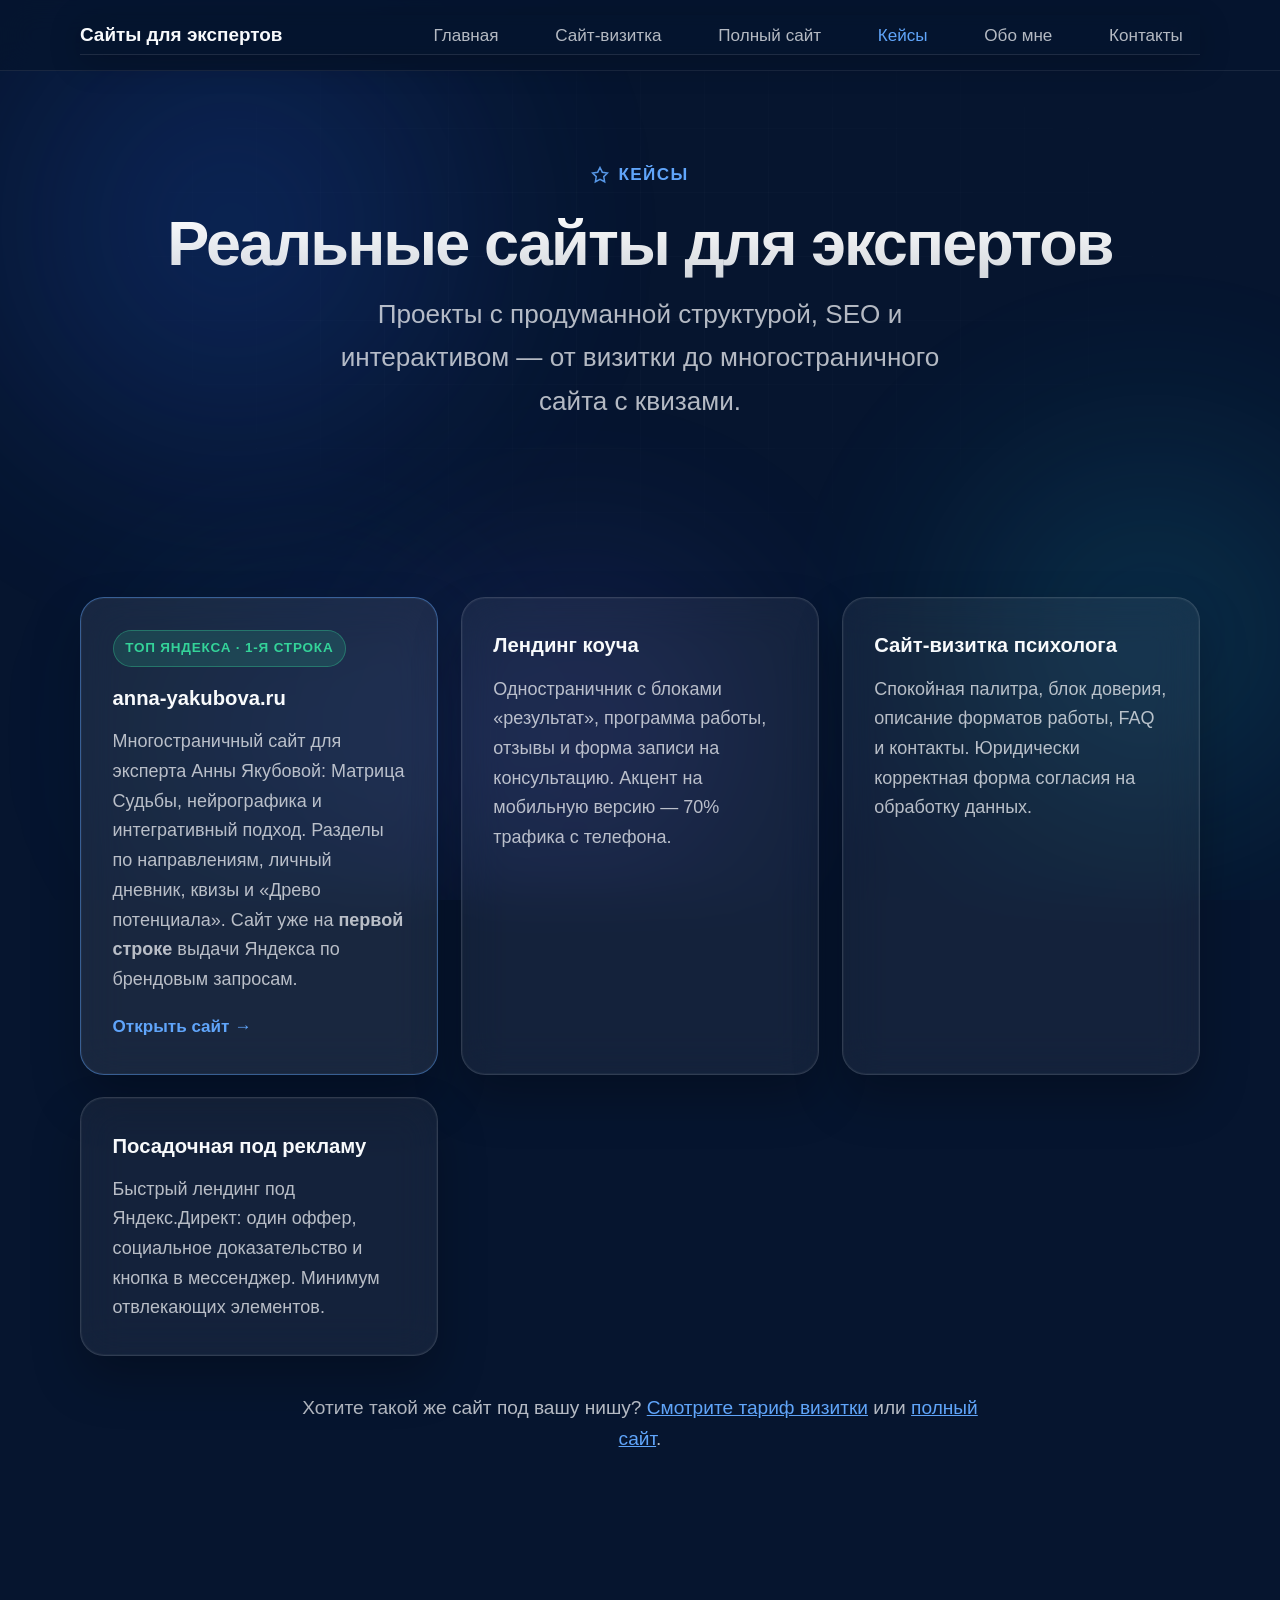
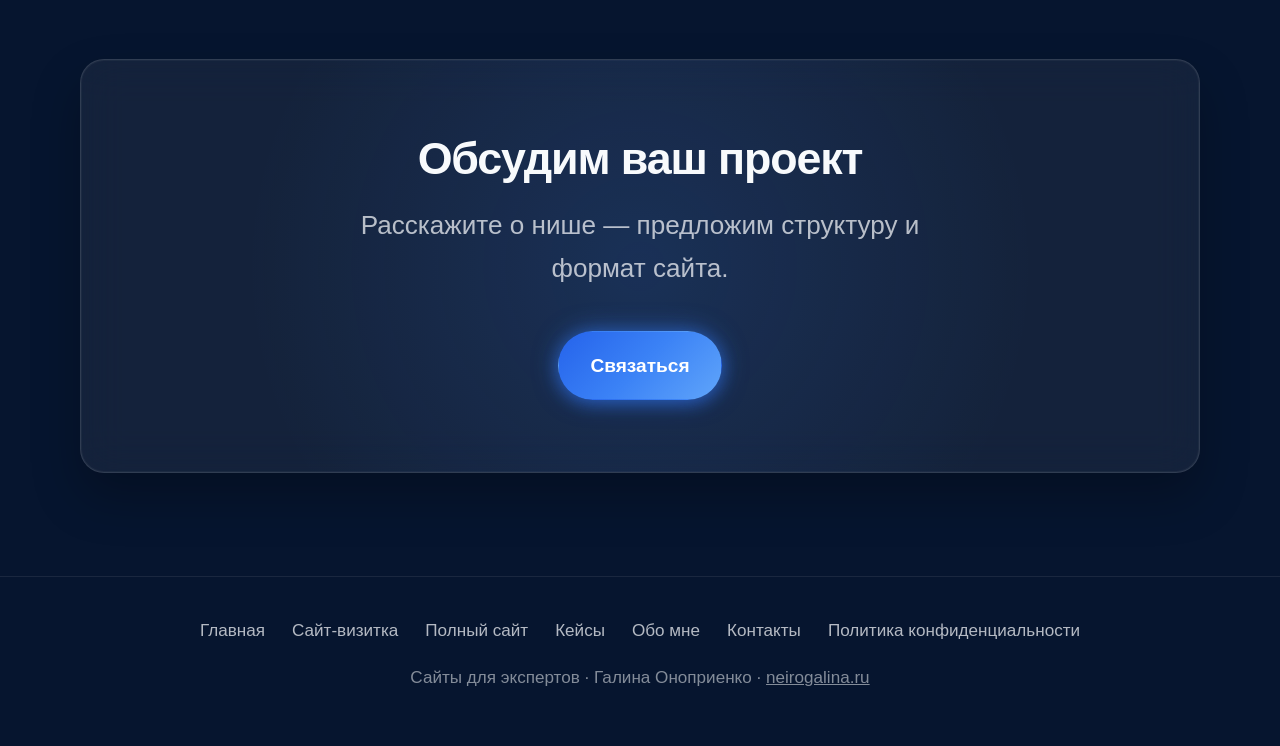
<file: kejsy/index.html>
<!DOCTYPE html>
<html lang="ru">
<head>
  <meta charset="UTF-8">
  <meta name="viewport" content="width=device-width, initial-scale=1.0">
  <meta name="description" content="Кейсы разработки сайтов для экспертов: anna-yakubova.ru в топе Яндекса. Портфолио Галины Оноприенко.">
  <meta name="theme-color" content="#06152F">
  <link rel="canonical" href="https://expert-sites.ru/kejsy/">
  <title>Кейсы — сайты для экспертов | Сайты для экспертов</title>
  <link rel="stylesheet" href="../assets/css/main.css">
  <link rel="stylesheet" href="/assets/css/back-to-top.css">
</head>
<body>
  <div class="ng-page">
    <div class="ng-waves" aria-hidden="true">
      <div class="ng-wave ng-wave--1"></div>
      <div class="ng-wave ng-wave--2"></div>
      <div class="ng-wave ng-wave--3"></div>
      <div class="ng-wave ng-wave--4"></div>
    </div>
    <div class="ng-grid-overlay" aria-hidden="true"></div>

    <header class="ng-header">
      <div class="ng-container ng-nav">
        <a class="ng-nav-logo" href="../">Сайты для экспертов</a>
        <nav aria-label="Основная навигация">
          <ul class="ng-nav-links">
            <li><a href="../">Главная</a></li>
            <li><a href="../vizitka/">Сайт-визитка</a></li>
            <li><a href="../polnyj-sajt/">Полный сайт</a></li>
            <li><a href="../kejsy/" aria-current="page">Кейсы</a></li>
            <li><a href="../o-mne/">Обо мне</a></li>
            <li><a href="../kontakty/">Контакты</a></li>
          </ul>
        </nav>
      </div>
    </header>

    <header class="ng-page-hero ng-section">
      <div class="ng-container">
        <div class="ng-eyebrow">
          <svg viewBox="0 0 24 24" fill="none" stroke="currentColor" stroke-width="2" width="18" height="18"><path d="M12 2l3.09 6.26L22 9.27l-5 4.87 1.18 6.88L12 17.77l-6.18 3.25L7 14.14 2 9.27l6.91-1.01L12 2z"/></svg>
          Кейсы
        </div>
        <h1 class="ng-h1">Реальные сайты для экспертов</h1>
        <p class="ng-lead">Проекты с продуманной структурой, SEO и интерактивом — от визитки до многостраничного сайта с квизами.</p>
      </div>
    </header>

    <section class="ng-section ng-reveal">
      <div class="ng-container">
        <div class="ng-case-grid">
          <article class="ng-case-card ng-glass ng-case-card--featured">
            <span class="ng-case-badge">Топ Яндекса · 1-я строка</span>
            <h3><a href="https://anna-yakubova.ru/" target="_blank" rel="noopener noreferrer" style="color: inherit; text-decoration: none;">anna-yakubova.ru</a></h3>
            <p>Многостраничный сайт для эксперта Анны Якубовой: Матрица Судьбы, нейрографика и интегративный подход. Разделы по направлениям, личный дневник, квизы и «Древо потенциала». Сайт уже на <strong>первой строке</strong> выдачи Яндекса по брендовым запросам.</p>
            <a class="ng-case-link" href="https://anna-yakubova.ru/" target="_blank" rel="noopener noreferrer">Открыть сайт →</a>
          </article>
          <article class="ng-case-card ng-glass">
            <h3>Лендинг коуча</h3>
            <p>Одностраничник с блоками «результат», программа работы, отзывы и форма записи на консультацию. Акцент на мобильную версию — 70% трафика с телефона.</p>
          </article>
          <article class="ng-case-card ng-glass">
            <h3>Сайт-визитка психолога</h3>
            <p>Спокойная палитра, блок доверия, описание форматов работы, FAQ и контакты. Юридически корректная форма согласия на обработку данных.</p>
          </article>
          <article class="ng-case-card ng-glass">
            <h3>Посадочная под рекламу</h3>
            <p>Быстрый лендинг под Яндекс.Директ: один оффер, социальное доказательство и кнопка в мессенджер. Минимум отвлекающих элементов.</p>
          </article>
        </div>
        <p class="ng-prose" style="margin-top: 2rem; text-align: center;">Хотите такой же сайт под вашу нишу? <a href="../vizitka/" style="color: var(--accent-bright);">Смотрите тариф визитки</a> или <a href="../polnyj-sajt/" style="color: var(--accent-bright);">полный сайт</a>.</p>
      </div>
    </section>

    <section class="ng-section ng-cta ng-reveal">
      <div class="ng-container">
        <div class="ng-cta-box ng-glass">
          <h2 class="ng-h2">Обсудим ваш проект</h2>
          <p class="ng-lead">Расскажите о нише — предложим структуру и формат сайта.</p>
          <div class="ng-btn-row">
            <a class="ng-btn ng-btn--primary" href="../kontakty/">Связаться</a>
          </div>
        </div>
      </div>
    </section>

    <footer class="ng-site-footer">
      <div class="ng-container">
        <ul class="ng-footer-nav">
          <li><a href="../">Главная</a></li>
          <li><a href="../vizitka/">Сайт-визитка</a></li>
          <li><a href="../polnyj-sajt/">Полный сайт</a></li>
            <li><a href="../kejsy/">Кейсы</a></li>
            <li><a href="../o-mne/">Обо мне</a></li>
            <li><a href="../kontakty/">Контакты</a></li>
          <li><a href="../politika-konfidentsialnosti/">Политика конфиденциальности</a></li>
        </ul>
        <p class="ng-footer-copy">Сайты для экспертов · Галина Оноприенко · <a href="https://neirogalina.ru/">neirogalina.ru</a></p>
      </div>
    </footer>
  </div>

  <script>
    (function () {
      var reveals = document.querySelectorAll(".ng-reveal");
      if (!reveals.length) return;
      if (!("IntersectionObserver" in window)) {
        reveals.forEach(function (el) { el.classList.add("ng-visible"); });
        return;
      }
      var observer = new IntersectionObserver(
        function (entries) {
          entries.forEach(function (entry) {
            if (entry.isIntersecting) {
              entry.target.classList.add("ng-visible");
              observer.unobserve(entry.target);
            }
          });
        },
        { root: null, rootMargin: "0px 0px -8% 0px", threshold: 0.12 }
      );
      reveals.forEach(function (el) { observer.observe(el); });
    })();
  </script>
  <script src="/assets/js/back-to-top.js" defer></script>
</body>
</html>
</file>
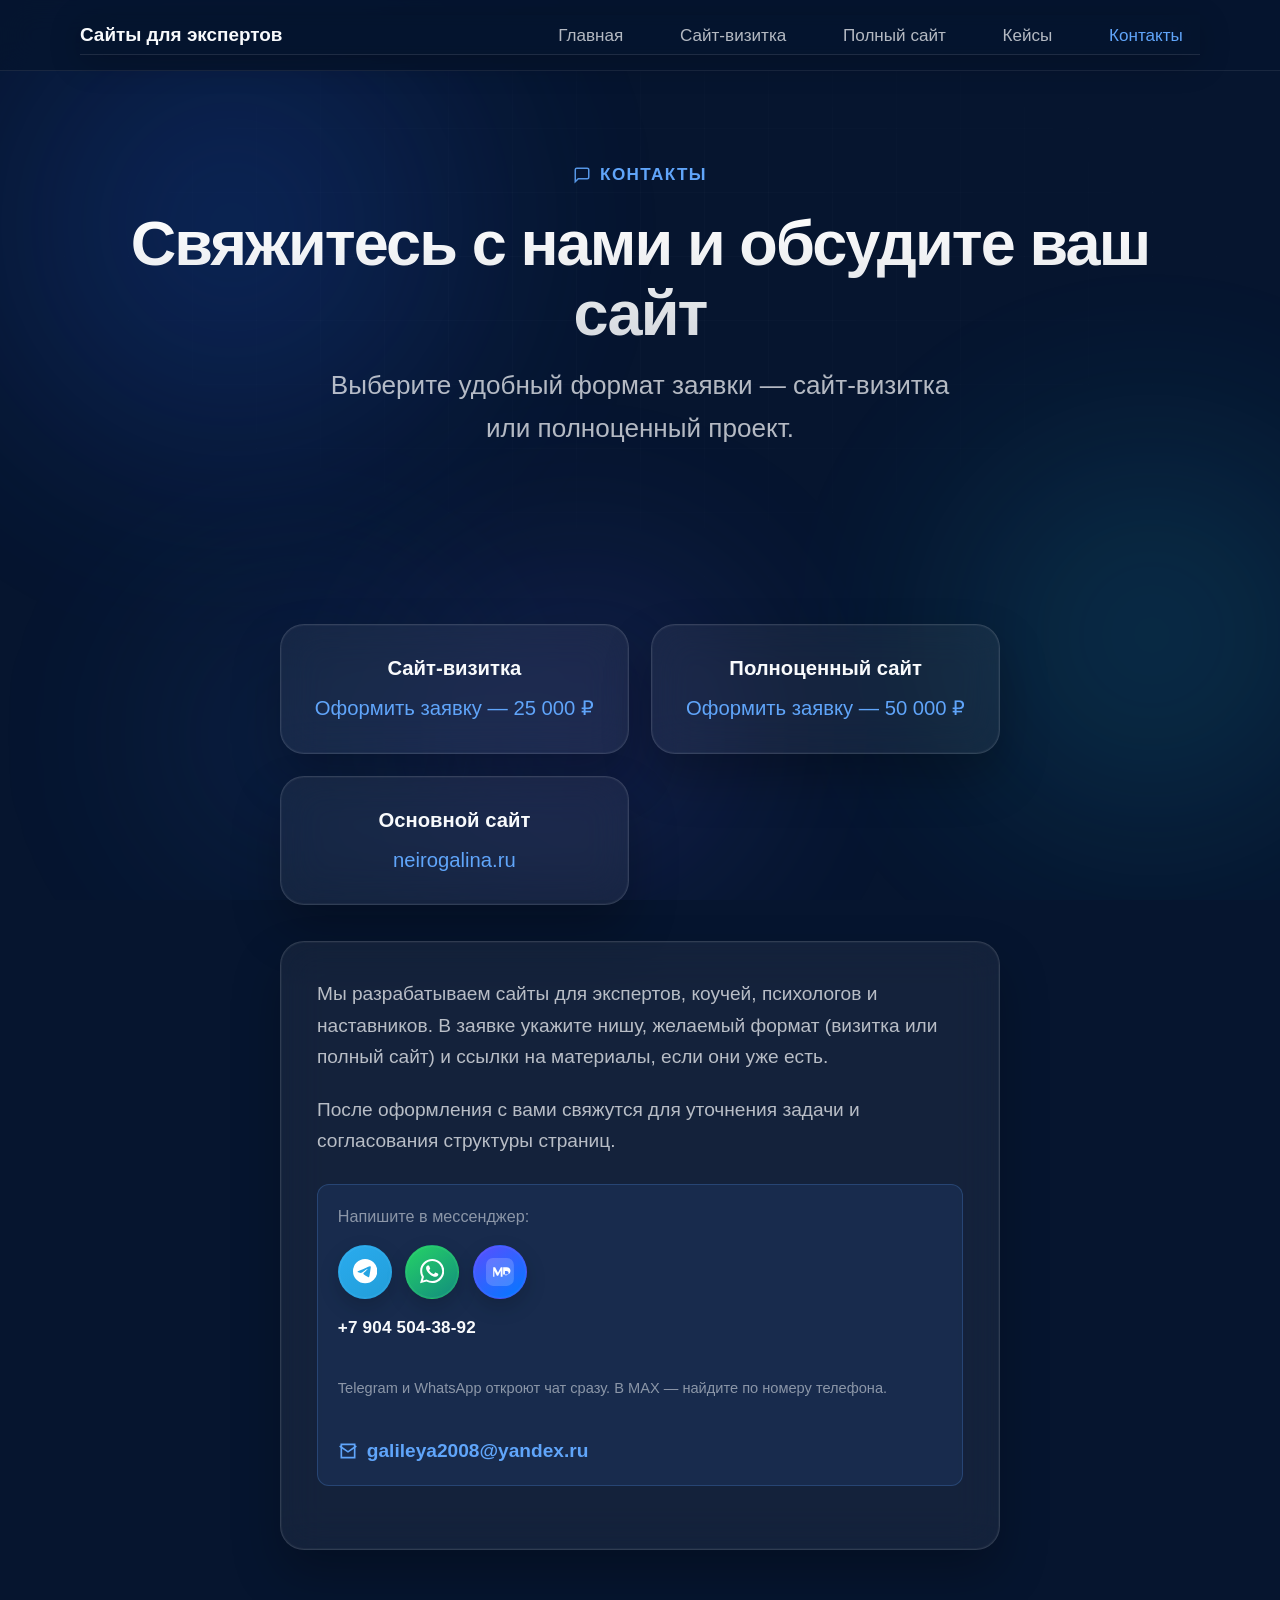
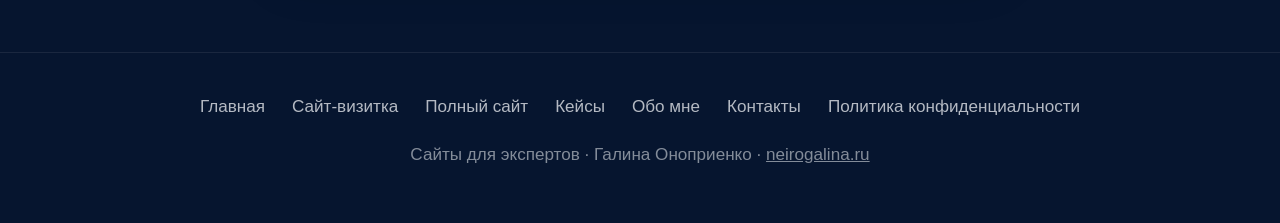
<file: kontakty/index.html>
<!DOCTYPE html>
<html lang="ru">
<head>
  <meta charset="UTF-8">
  <meta name="viewport" content="width=device-width, initial-scale=1.0">
  <meta name="description" content="Контакты — заказать разработку сайта для эксперта. Галина Оноприенко, Сайты для экспертов.">
  <meta name="theme-color" content="#06152F">
  <link rel="canonical" href="https://expert-sites.ru/kontakty/">
  <title>Контакты — заказать сайт для эксперта | Сайты для экспертов</title>
  <link rel="stylesheet" href="../assets/css/main.css">
  <link rel="stylesheet" href="/assets/css/back-to-top.css">
</head>
<body>
  <div class="ng-page">
    <div class="ng-waves" aria-hidden="true">
      <div class="ng-wave ng-wave--1"></div>
      <div class="ng-wave ng-wave--2"></div>
      <div class="ng-wave ng-wave--3"></div>
      <div class="ng-wave ng-wave--4"></div>
    </div>
    <div class="ng-grid-overlay" aria-hidden="true"></div>

    <header class="ng-header">
      <div class="ng-container ng-nav">
        <a class="ng-nav-logo" href="../">Сайты для экспертов</a>
        <nav aria-label="Основная навигация">
          <ul class="ng-nav-links">
            <li><a href="../">Главная</a></li>
            <li><a href="../vizitka/">Сайт-визитка</a></li>
            <li><a href="../polnyj-sajt/">Полный сайт</a></li>
            <li><a href="../kejsy/">Кейсы</a></li>
            <li><a href="../kontakty/" aria-current="page">Контакты</a></li>
          </ul>
        </nav>
      </div>
    </header>

    <header class="ng-page-hero ng-section">
      <div class="ng-container">
        <div class="ng-eyebrow">
          <svg viewBox="0 0 24 24" fill="none" stroke="currentColor" stroke-width="2" width="18" height="18"><path d="M21 15a2 2 0 0 1-2 2H7l-4 4V5a2 2 0 0 1 2-2h14a2 2 0 0 1 2 2z"/></svg>
          Контакты
        </div>
        <h1 class="ng-h1">Свяжитесь с нами и обсудите ваш сайт</h1>
        <p class="ng-lead">Выберите удобный формат заявки — сайт-визитка или полноценный проект.</p>
      </div>
    </header>

    <section class="ng-section ng-reveal">
      <div class="ng-container">
        <div class="ng-contact-grid">
          <article class="ng-contact-item ng-glass">
            <strong>Сайт-визитка</strong>
            <a href="https://neirogalina.ru/visitka" target="_blank" rel="noopener noreferrer">Оформить заявку — 25 000 ₽</a>
          </article>
          <article class="ng-contact-item ng-glass">
            <strong>Полноценный сайт</strong>
            <a href="https://neirogalina.ru/siteone" target="_blank" rel="noopener noreferrer">Оформить заявку — 50 000 ₽</a>
          </article>
          <article class="ng-contact-item ng-glass">
            <strong>Основной сайт</strong>
            <a href="https://neirogalina.ru/" target="_blank" rel="noopener noreferrer">neirogalina.ru</a>
          </article>
        </div>
        <div class="ng-prose ng-glass ng-reveal" style="padding: 2rem; margin-top: 2rem;">
          <p>Мы разрабатываем сайты для экспертов, коучей, психологов и наставников. В заявке укажите нишу, желаемый формат (визитка или полный сайт) и ссылки на материалы, если они уже есть.</p>
          <p>После оформления с вами свяжутся для уточнения задачи и согласования структуры страниц.</p>

          <div class="ng-contact-channels" style="margin-top: 1.5rem;">
            <span>Напишите в мессенджер:</span>
            <div class="ng-messenger-icons">
              <a class="ng-messenger-icon ng-messenger-icon--telegram" href="https://t.me/+79045043892" target="_blank" rel="noopener noreferrer" aria-label="Написать в Telegram +7 904 504-38-92" title="Telegram">
                <svg viewBox="0 0 24 24" fill="currentColor" aria-hidden="true"><path d="M11.944 0A12 12 0 0 0 0 12a12 12 0 0 0 12 12 12 12 0 0 0 12-12A12 12 0 0 0 12 0a12 12 0 0 0-.056 0zm4.962 7.224c.1-.002.321.023.465.14a.506.506 0 0 1 .171.325c.016.093.036.306.02.472-.18 1.898-.962 6.502-1.36 8.627-.168.9-.499 1.201-.82 1.23-.696.065-1.225-.46-1.9-.902-1.056-.693-1.653-1.124-2.678-1.8-1.185-.78-.417-1.21.258-1.91.177-.184 3.247-2.977 3.307-3.23.007-.032.014-.15-.056-.212s-.174-.041-.249-.024c-.106.024-1.793 1.14-5.061 3.345-.48.33-.913.49-1.302.48-.428-.008-1.252-.241-1.865-.44-.752-.245-1.349-.374-1.297-.789.027-.216.325-.437.893-.663 3.498-1.524 5.83-2.529 6.998-3.014 3.332-1.386 4.025-1.627 4.476-1.635z"/></svg>
              </a>
              <a class="ng-messenger-icon ng-messenger-icon--whatsapp" href="https://wa.me/79045043892?text=%D0%97%D0%B4%D1%80%D0%B0%D0%B2%D1%81%D1%82%D0%B2%D1%83%D0%B9%D1%82%D0%B5%21%20%D0%A5%D0%BE%D1%87%D1%83%20%D0%BE%D0%B1%D1%81%D1%83%D0%B4%D0%B8%D1%82%D1%8C%20%D1%81%D0%B0%D0%B9%D1%82" target="_blank" rel="noopener noreferrer" aria-label="Написать в WhatsApp +7 904 504-38-92" title="WhatsApp">
                <svg viewBox="0 0 24 24" fill="currentColor" aria-hidden="true"><path d="M17.472 14.382c-.297-.149-1.758-.867-2.03-.967-.273-.099-.471-.148-.67.15-.197.297-.767.966-.94 1.164-.173.199-.347.223-.644.075-.297-.15-1.255-.463-2.39-1.475-.883-.788-1.48-1.761-1.653-2.059-.173-.297-.018-.458.13-.606.134-.133.298-.347.446-.52.149-.174.198-.298.298-.497.099-.198.05-.371-.025-.52-.075-.149-.669-1.612-.916-2.207-.242-.579-.487-.5-.669-.51-.173-.008-.371-.01-.57-.01-.198 0-.52.074-.792.372-.272.297-1.04 1.016-1.04 2.479 0 1.462 1.065 2.875 1.213 3.074.149.198 2.096 3.2 5.077 4.487.709.306 1.262.489 1.694.625.712.227 1.36.195 1.871.118.571-.085 1.758-.719 2.006-1.413.248-.694.248-1.289.173-1.413-.074-.124-.272-.198-.57-.347m-5.421 7.403h-.004a9.87 9.87 0 0 1-5.031-1.378l-.361-.214-3.741.982.998-3.648-.235-.374a9.86 9.86 0 0 1-1.51-5.26c.001-5.45 4.436-9.884 9.888-9.884 2.64 0 5.122 1.03 6.988 2.898a9.825 9.825 0 0 1 2.893 6.994c-.003 5.45-4.435 9.884-9.885 9.884m8.413-18.297A11.815 11.815 0 0 0 12.05 0C5.495 0 .16 5.335.157 11.892c0 2.096.547 4.142 1.588 5.945L.057 24l6.305-1.654a11.882 11.882 0 0 0 5.683 1.448h.005c6.554 0 11.89-5.335 11.893-11.893a11.821 11.821 0 0 0-3.48-8.413z"/></svg>
              </a>
              <a class="ng-messenger-icon ng-messenger-icon--max" href="https://max.ru/" target="_blank" rel="noopener noreferrer" aria-label="Написать в MAX по номеру +7 904 504-38-92" title="MAX">
                <svg viewBox="0 0 24 24" aria-hidden="true"><rect width="24" height="24" rx="6" fill="currentColor" opacity="0.18"/><path fill="currentColor" d="M6.2 16.1V7.9h1.65l2.45 4.72 2.45-4.72H14.2v8.2h-1.55v-5.05l-2.2 4.22h-1.05l-2.2-4.22v5.05H6.2zm8.55 0V7.9h3.05c1.02 0 1.82.28 2.4.84.58.56.87 1.33.87 2.31 0 .98-.29 1.75-.87 2.31-.58.56-1.38.84-2.4.84H14.75zm1.55-1.35h1.35c.58 0 1.02-.15 1.32-.45.3-.3.45-.73.45-1.29 0-.56-.15-.99-.45-1.29-.3-.3-.74-.45-1.32-.45h-1.35v3.48z"/></svg>
              </a>
            </div>
            <p class="ng-messenger-phone"><a href="tel:+79045043892">+7 904 504-38-92</a></p>
            <p class="ng-messenger-hint">Telegram и WhatsApp откроют чат сразу. В MAX — найдите по номеру телефона.</p>
            <a class="ng-contact-email" href="mailto:galileya2008@yandex.ru">
              <svg viewBox="0 0 24 24" fill="none" stroke="currentColor" stroke-width="2" aria-hidden="true"><path d="M4 4h16v16H4z"/><path d="M22 6l-10 7L2 6"/></svg>
              galileya2008@yandex.ru
            </a>
          </div>
        </div>
      </div>
    </section>

    <footer class="ng-site-footer">
      <div class="ng-container">
        <ul class="ng-footer-nav">
          <li><a href="../">Главная</a></li>
          <li><a href="../vizitka/">Сайт-визитка</a></li>
          <li><a href="../polnyj-sajt/">Полный сайт</a></li>
            <li><a href="../kejsy/">Кейсы</a></li>
            <li><a href="../o-mne/">Обо мне</a></li>
            <li><a href="../kontakty/">Контакты</a></li>
          <li><a href="../politika-konfidentsialnosti/">Политика конфиденциальности</a></li>
        </ul>
        <p class="ng-footer-copy">Сайты для экспертов · Галина Оноприенко · <a href="https://neirogalina.ru/">neirogalina.ru</a></p>
      </div>
    </footer>
  </div>

  <script>
    (function () {
      var reveals = document.querySelectorAll(".ng-reveal");
      if (!reveals.length) return;
      if (!("IntersectionObserver" in window)) {
        reveals.forEach(function (el) { el.classList.add("ng-visible"); });
        return;
      }
      var observer = new IntersectionObserver(
        function (entries) {
          entries.forEach(function (entry) {
            if (entry.isIntersecting) {
              entry.target.classList.add("ng-visible");
              observer.unobserve(entry.target);
            }
          });
        },
        { root: null, rootMargin: "0px 0px -8% 0px", threshold: 0.12 }
      );
      reveals.forEach(function (el) { observer.observe(el); });
    })();
  </script>
  <script src="/assets/js/back-to-top.js" defer></script>
</body>
</html>
</file>
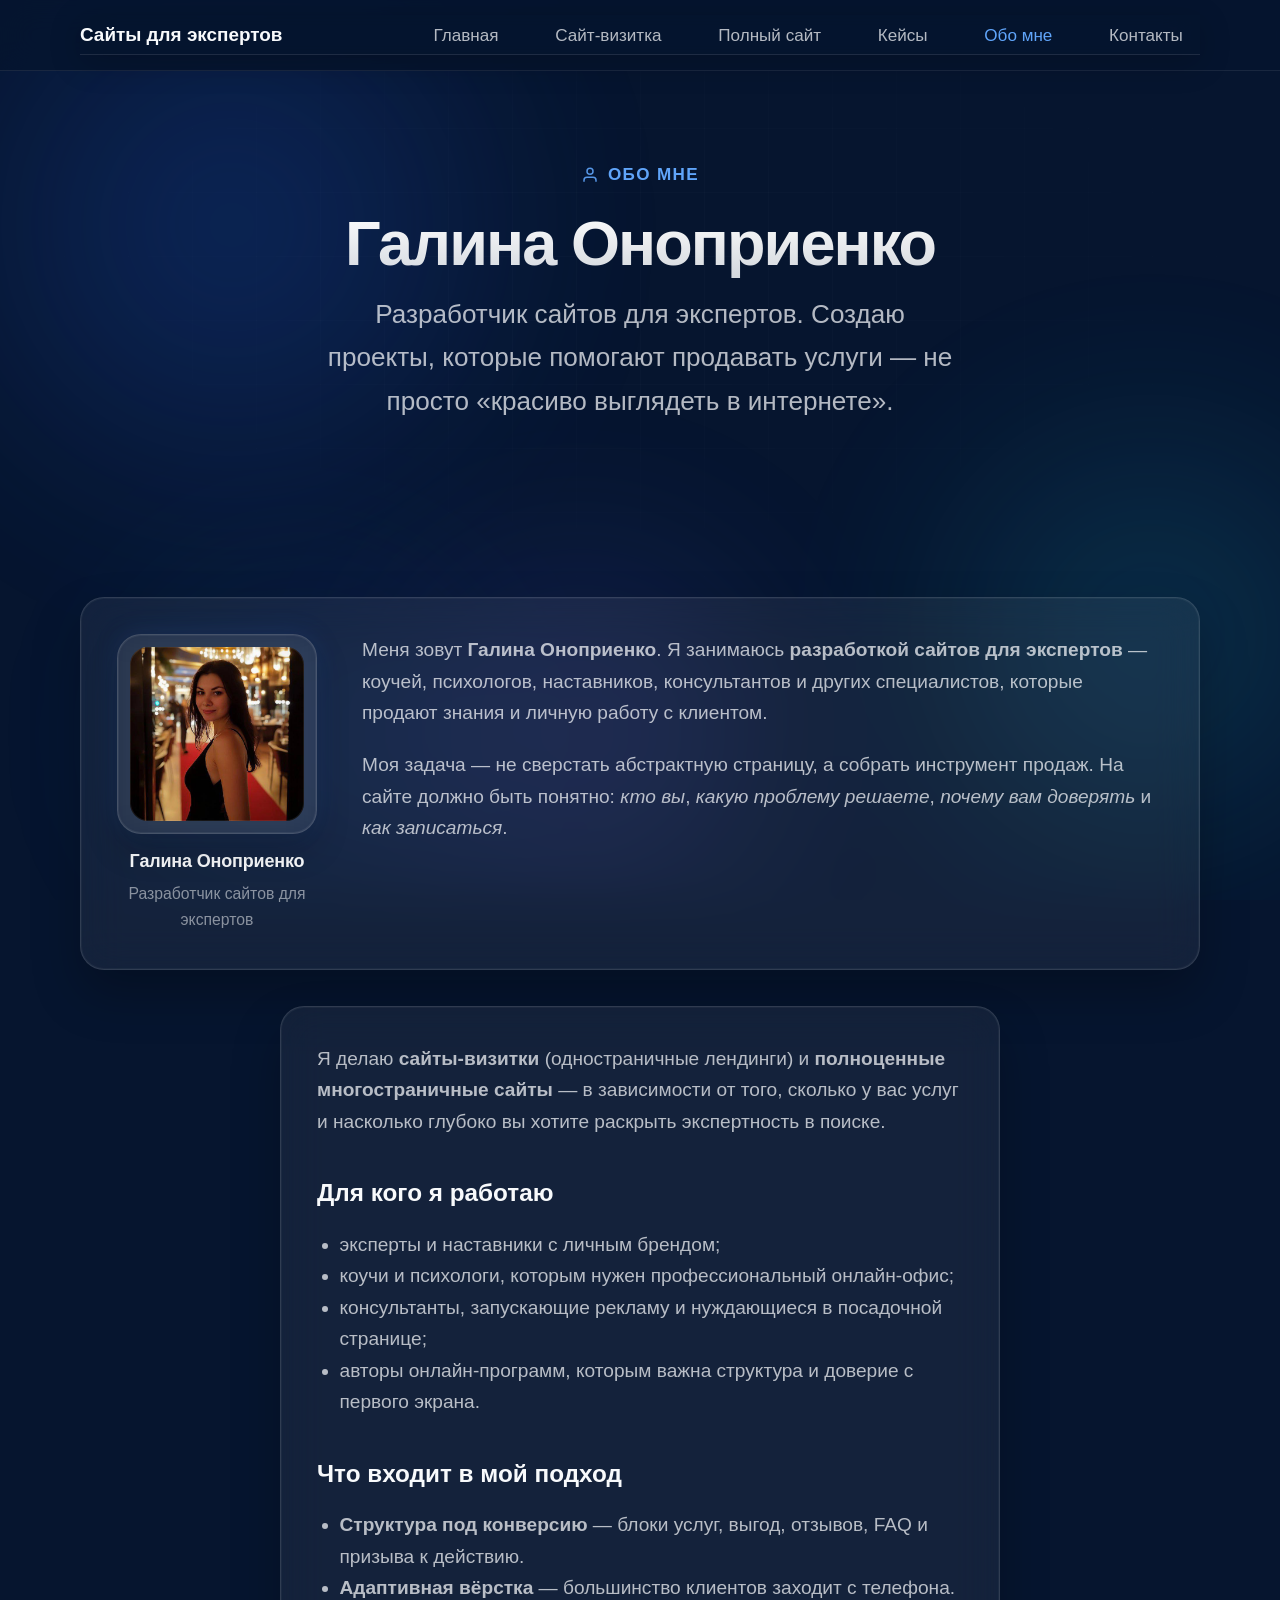
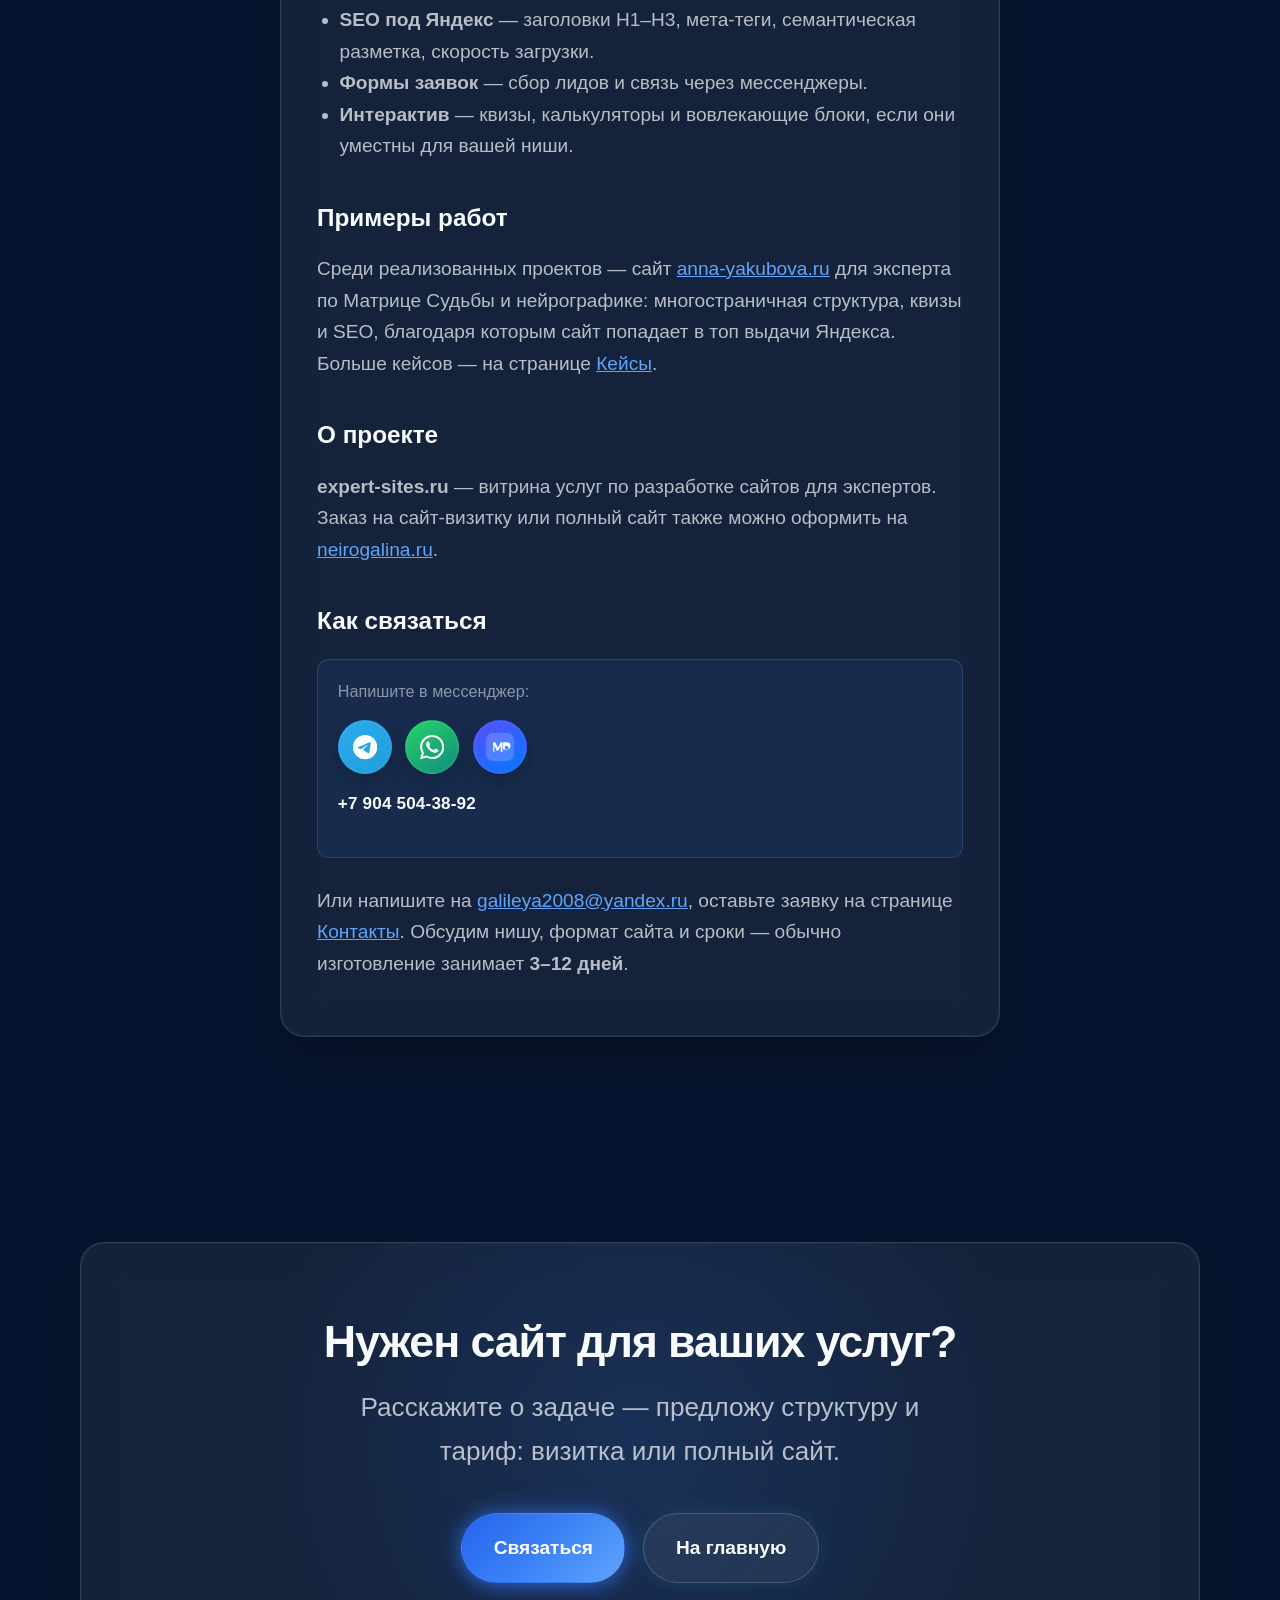
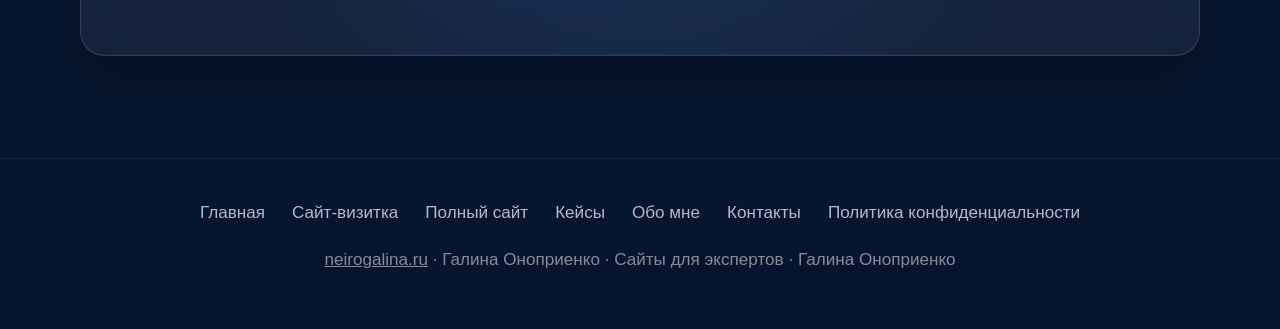
<file: o-mne/index.html>
<!DOCTYPE html>
<html lang="ru">
<head>
  <meta charset="UTF-8">
  <meta name="viewport" content="width=device-width, initial-scale=1.0">
  <meta name="description" content="Галина Оноприенко — разработчик сайтов для экспертов. Сайты-визитки и многостраничные проекты под продажу услуг: SEO под Яндекс, адаптив, формы заявок.">
  <meta name="keywords" content="Галина Оноприенко, разработка сайтов для экспертов, создание сайта под ключ, сайт для продажи услуг">
  <meta name="author" content="Галина Оноприенко">
  <meta name="robots" content="index, follow">
  <meta name="theme-color" content="#06152F">
  <link rel="canonical" href="https://expert-sites.ru/o-mne/">
  <title>Галина Оноприенко — разработка сайтов для экспертов | Сайты для экспертов</title>
  <link rel="stylesheet" href="../assets/css/main.css">
  <link rel="stylesheet" href="/assets/css/back-to-top.css">
  <script type="application/ld+json">
  {
    "@context": "https://schema.org",
    "@type": "ProfilePage",
    "mainEntity": {
      "@type": "Person",
      "@id": "https://expert-sites.ru/o-mne/#person",
      "name": "Галина Оноприенко",
      "url": "https://expert-sites.ru/o-mne/",
      "image": "https://expert-sites.ru/images/galina-onoprienko.png",
      "jobTitle": "Разработчик сайтов для экспертов",
      "description": "Создаю сайты для экспертов, коучей и наставников — с фокусом на продажу услуг, SEO под Яндекс и удобную подачу оффера.",
      "email": "galileya2008@yandex.ru",
      "telephone": "+79045043892",
      "sameAs": [
        "https://neirogalina.ru/",
        "https://expert-sites.ru/",
        "https://t.me/galina1901",
        "https://wa.me/79045043892"
      ],
      "knowsAbout": [
        "разработка сайтов для экспертов",
        "создание лендингов",
        "SEO под Яндекс",
        "сайты для коучей и наставников"
      ],
      "worksFor": {
        "@type": "ProfessionalService",
        "name": "Сайты для экспертов — Галина Оноприенко",
        "url": "https://expert-sites.ru/"
      },
      "areaServed": {
        "@type": "Country",
        "name": "Россия"
      }
    }
  }
  </script>
</head>
<body>
  <div class="ng-page">
    <div class="ng-waves" aria-hidden="true">
      <div class="ng-wave ng-wave--1"></div>
      <div class="ng-wave ng-wave--2"></div>
      <div class="ng-wave ng-wave--3"></div>
      <div class="ng-wave ng-wave--4"></div>
    </div>
    <div class="ng-grid-overlay" aria-hidden="true"></div>

    <header class="ng-header">
      <div class="ng-container ng-nav">
        <a class="ng-nav-logo" href="../">Сайты для экспертов</a>
        <nav aria-label="Основная навигация">
          <ul class="ng-nav-links">
            <li><a href="../">Главная</a></li>
            <li><a href="../vizitka/">Сайт-визитка</a></li>
            <li><a href="../polnyj-sajt/">Полный сайт</a></li>
            <li><a href="../kejsy/">Кейсы</a></li>
            <li><a href="../o-mne/" aria-current="page">Обо мне</a></li>
            <li><a href="../kontakty/">Контакты</a></li>
          </ul>
        </nav>
      </div>
    </header>

    <header class="ng-page-hero ng-section">
      <div class="ng-container">
        <div class="ng-eyebrow">
          <svg viewBox="0 0 24 24" fill="none" stroke="currentColor" stroke-width="2" width="18" height="18"><path d="M20 21v-2a4 4 0 0 0-4-4H8a4 4 0 0 0-4 4v2"/><circle cx="12" cy="7" r="4"/></svg>
          Обо мне
        </div>
        <h1 class="ng-h1">Галина Оноприенко</h1>
        <p class="ng-lead">Разработчик сайтов для экспертов. Создаю проекты, которые помогают продавать услуги — не просто «красиво выглядеть в интернете».</p>
      </div>
    </header>

    <section class="ng-section ng-reveal">
      <div class="ng-container">
        <div class="ng-about-layout ng-glass" style="padding: 2rem; margin-bottom: 2rem;">
          <figure class="ng-author-photo">
            <div class="ng-author-photo-frame">
              <img src="../images/galina-onoprienko.png" alt="Галина Оноприенко — разработчик сайтов для экспертов" width="593" height="593" loading="eager" decoding="async">
            </div>
            <figcaption class="ng-author-photo-caption">Галина Оноприенко</figcaption>
            <p class="ng-author-photo-role">Разработчик сайтов для экспертов</p>
          </figure>
          <div class="ng-prose" style="padding: 0; max-width: none; margin: 0;">
            <p>Меня зовут <strong>Галина Оноприенко</strong>. Я занимаюсь <strong>разработкой сайтов для экспертов</strong> — коучей, психологов, наставников, консультантов и других специалистов, которые продают знания и личную работу с клиентом.</p>
            <p>Моя задача — не сверстать абстрактную страницу, а собрать инструмент продаж. На сайте должно быть понятно: <em>кто вы</em>, <em>какую проблему решаете</em>, <em>почему вам доверять</em> и <em>как записаться</em>.</p>
          </div>
        </div>
        <div class="ng-prose ng-glass" style="padding: 2rem;">
          <p>Я делаю <strong>сайты-визитки</strong> (одностраничные лендинги) и <strong>полноценные многостраничные сайты</strong> — в зависимости от того, сколько у вас услуг и насколько глубоко вы хотите раскрыть экспертность в поиске.</p>

          <h2>Для кого я работаю</h2>
          <ul>
            <li>эксперты и наставники с личным брендом;</li>
            <li>коучи и психологи, которым нужен профессиональный онлайн-офис;</li>
            <li>консультанты, запускающие рекламу и нуждающиеся в посадочной странице;</li>
            <li>авторы онлайн-программ, которым важна структура и доверие с первого экрана.</li>
          </ul>

          <h2>Что входит в мой подход</h2>
          <ul>
            <li><strong>Структура под конверсию</strong> — блоки услуг, выгод, отзывов, FAQ и призыва к действию.</li>
            <li><strong>Адаптивная вёрстка</strong> — большинство клиентов заходит с телефона.</li>
            <li><strong>SEO под Яндекс</strong> — заголовки H1–H3, мета-теги, семантическая разметка, скорость загрузки.</li>
            <li><strong>Формы заявок</strong> — сбор лидов и связь через мессенджеры.</li>
            <li><strong>Интерактив</strong> — квизы, калькуляторы и вовлекающие блоки, если они уместны для вашей ниши.</li>
          </ul>

          <h2>Примеры работ</h2>
          <p>Среди реализованных проектов — сайт <a href="https://anna-yakubova.ru/" target="_blank" rel="noopener noreferrer" style="color: var(--accent-bright);">anna-yakubova.ru</a> для эксперта по Матрице Судьбы и нейрографике: многостраничная структура, квизы и SEO, благодаря которым сайт попадает в топ выдачи Яндекса. Больше кейсов — на странице <a href="../kejsy/" style="color: var(--accent-bright);">Кейсы</a>.</p>

          <h2>О проекте</h2>
          <p><strong>expert-sites.ru</strong> — витрина услуг по разработке сайтов для экспертов. Заказ на сайт-визитку или полный сайт также можно оформить на <a href="https://neirogalina.ru/" target="_blank" rel="noopener noreferrer" style="color: var(--accent-bright);">neirogalina.ru</a>.</p>

          <h2>Как связаться</h2>
          <div class="ng-contact-channels" style="margin: 1rem 0 1.5rem;">
            <span>Напишите в мессенджер:</span>
            <div class="ng-messenger-icons">
              <a class="ng-messenger-icon ng-messenger-icon--telegram" href="https://t.me/+79045043892" target="_blank" rel="noopener noreferrer" aria-label="Написать в Telegram +7 904 504-38-92" title="Telegram">
                <svg viewBox="0 0 24 24" fill="currentColor" aria-hidden="true"><path d="M11.944 0A12 12 0 0 0 0 12a12 12 0 0 0 12 12 12 12 0 0 0 12-12A12 12 0 0 0 12 0a12 12 0 0 0-.056 0zm4.962 7.224c.1-.002.321.023.465.14a.506.506 0 0 1 .171.325c.016.093.036.306.02.472-.18 1.898-.962 6.502-1.36 8.627-.168.9-.499 1.201-.82 1.23-.696.065-1.225-.46-1.9-.902-1.056-.693-1.653-1.124-2.678-1.8-1.185-.78-.417-1.21.258-1.91.177-.184 3.247-2.977 3.307-3.23.007-.032.014-.15-.056-.212s-.174-.041-.249-.024c-.106.024-1.793 1.14-5.061 3.345-.48.33-.913.49-1.302.48-.428-.008-1.252-.241-1.865-.44-.752-.245-1.349-.374-1.297-.789.027-.216.325-.437.893-.663 3.498-1.524 5.83-2.529 6.998-3.014 3.332-1.386 4.025-1.627 4.476-1.635z"/></svg>
              </a>
              <a class="ng-messenger-icon ng-messenger-icon--whatsapp" href="https://wa.me/79045043892?text=%D0%97%D0%B4%D1%80%D0%B0%D0%B2%D1%81%D1%82%D0%B2%D1%83%D0%B9%D1%82%D0%B5%21%20%D0%A5%D0%BE%D1%87%D1%83%20%D0%BE%D0%B1%D1%81%D1%83%D0%B4%D0%B8%D1%82%D1%8C%20%D1%81%D0%B0%D0%B9%D1%82" target="_blank" rel="noopener noreferrer" aria-label="Написать в WhatsApp +7 904 504-38-92" title="WhatsApp">
                <svg viewBox="0 0 24 24" fill="currentColor" aria-hidden="true"><path d="M17.472 14.382c-.297-.149-1.758-.867-2.03-.967-.273-.099-.471-.148-.67.15-.197.297-.767.966-.94 1.164-.173.199-.347.223-.644.075-.297-.15-1.255-.463-2.39-1.475-.883-.788-1.48-1.761-1.653-2.059-.173-.297-.018-.458.13-.606.134-.133.298-.347.446-.52.149-.174.198-.298.298-.497.099-.198.05-.371-.025-.52-.075-.149-.669-1.612-.916-2.207-.242-.579-.487-.5-.669-.51-.173-.008-.371-.01-.57-.01-.198 0-.52.074-.792.372-.272.297-1.04 1.016-1.04 2.479 0 1.462 1.065 2.875 1.213 3.074.149.198 2.096 3.2 5.077 4.487.709.306 1.262.489 1.694.625.712.227 1.36.195 1.871.118.571-.085 1.758-.719 2.006-1.413.248-.694.248-1.289.173-1.413-.074-.124-.272-.198-.57-.347m-5.421 7.403h-.004a9.87 9.87 0 0 1-5.031-1.378l-.361-.214-3.741.982.998-3.648-.235-.374a9.86 9.86 0 0 1-1.51-5.26c.001-5.45 4.436-9.884 9.888-9.884 2.64 0 5.122 1.03 6.988 2.898a9.825 9.825 0 0 1 2.893 6.994c-.003 5.45-4.435 9.884-9.885 9.884m8.413-18.297A11.815 11.815 0 0 0 12.05 0C5.495 0 .16 5.335.157 11.892c0 2.096.547 4.142 1.588 5.945L.057 24l6.305-1.654a11.882 11.882 0 0 0 5.683 1.448h.005c6.554 0 11.89-5.335 11.893-11.893a11.821 11.821 0 0 0-3.48-8.413z"/></svg>
              </a>
              <a class="ng-messenger-icon ng-messenger-icon--max" href="https://max.ru/" target="_blank" rel="noopener noreferrer" aria-label="Написать в MAX по номеру +7 904 504-38-92" title="MAX">
                <svg viewBox="0 0 24 24" aria-hidden="true"><rect width="24" height="24" rx="6" fill="currentColor" opacity="0.18"/><path fill="currentColor" d="M6.2 16.1V7.9h1.65l2.45 4.72 2.45-4.72H14.2v8.2h-1.55v-5.05l-2.2 4.22h-1.05l-2.2-4.22v5.05H6.2zm8.55 0V7.9h3.05c1.02 0 1.82.28 2.4.84.58.56.87 1.33.87 2.31 0 .98-.29 1.75-.87 2.31-.58.56-1.38.84-2.4.84H14.75zm1.55-1.35h1.35c.58 0 1.02-.15 1.32-.45.3-.3.45-.73.45-1.29 0-.56-.15-.99-.45-1.29-.3-.3-.74-.45-1.32-.45h-1.35v3.48z"/></svg>
              </a>
            </div>
            <p class="ng-messenger-phone"><a href="tel:+79045043892">+7 904 504-38-92</a></p>
          </div>
          <p>Или напишите на <a href="mailto:galileya2008@yandex.ru" style="color: var(--accent-bright);">galileya2008@yandex.ru</a>, оставьте заявку на странице <a href="../kontakty/" style="color: var(--accent-bright);">Контакты</a>. Обсудим нишу, формат сайта и сроки — обычно изготовление занимает <strong>3–12 дней</strong>.</p>
        </div>
      </div>
    </section>

    <section class="ng-section ng-cta ng-reveal">
      <div class="ng-container">
        <div class="ng-cta-box ng-glass">
          <h2 class="ng-h2">Нужен сайт для ваших услуг?</h2>
          <p class="ng-lead">Расскажите о задаче — предложу структуру и тариф: визитка или полный сайт.</p>
          <div class="ng-btn-row">
            <a class="ng-btn ng-btn--primary" href="../kontakty/">Связаться</a>
            <a class="ng-btn ng-btn--secondary" href="../">На главную</a>
          </div>
        </div>
      </div>
    </section>

    <footer class="ng-site-footer">
      <div class="ng-container">
        <ul class="ng-footer-nav">
          <li><a href="../">Главная</a></li>
          <li><a href="../vizitka/">Сайт-визитка</a></li>
          <li><a href="../polnyj-sajt/">Полный сайт</a></li>
          <li><a href="../kejsy/">Кейсы</a></li>
          <li><a href="../o-mne/">Обо мне</a></li>
          <li><a href="../kontakty/">Контакты</a></li>
          <li><a href="../politika-konfidentsialnosti/">Политика конфиденциальности</a></li>
        </ul>
        <p class="ng-footer-copy"><a href="https://neirogalina.ru/">neirogalina.ru</a> · Галина Оноприенко · Сайты для экспертов · Галина Оноприенко</p>
      </div>
    </footer>
  </div>

  <script>
    (function () {
      var reveals = document.querySelectorAll(".ng-reveal");
      if (!reveals.length) return;
      if (!("IntersectionObserver" in window)) {
        reveals.forEach(function (el) { el.classList.add("ng-visible"); });
        return;
      }
      var observer = new IntersectionObserver(
        function (entries) {
          entries.forEach(function (entry) {
            if (entry.isIntersecting) {
              entry.target.classList.add("ng-visible");
              observer.unobserve(entry.target);
            }
          });
        },
        { root: null, rootMargin: "0px 0px -8% 0px", threshold: 0.12 }
      );
      reveals.forEach(function (el) { observer.observe(el); });
    })();
  </script>
  <script src="/assets/js/back-to-top.js" defer></script>
</body>
</html>
</file>
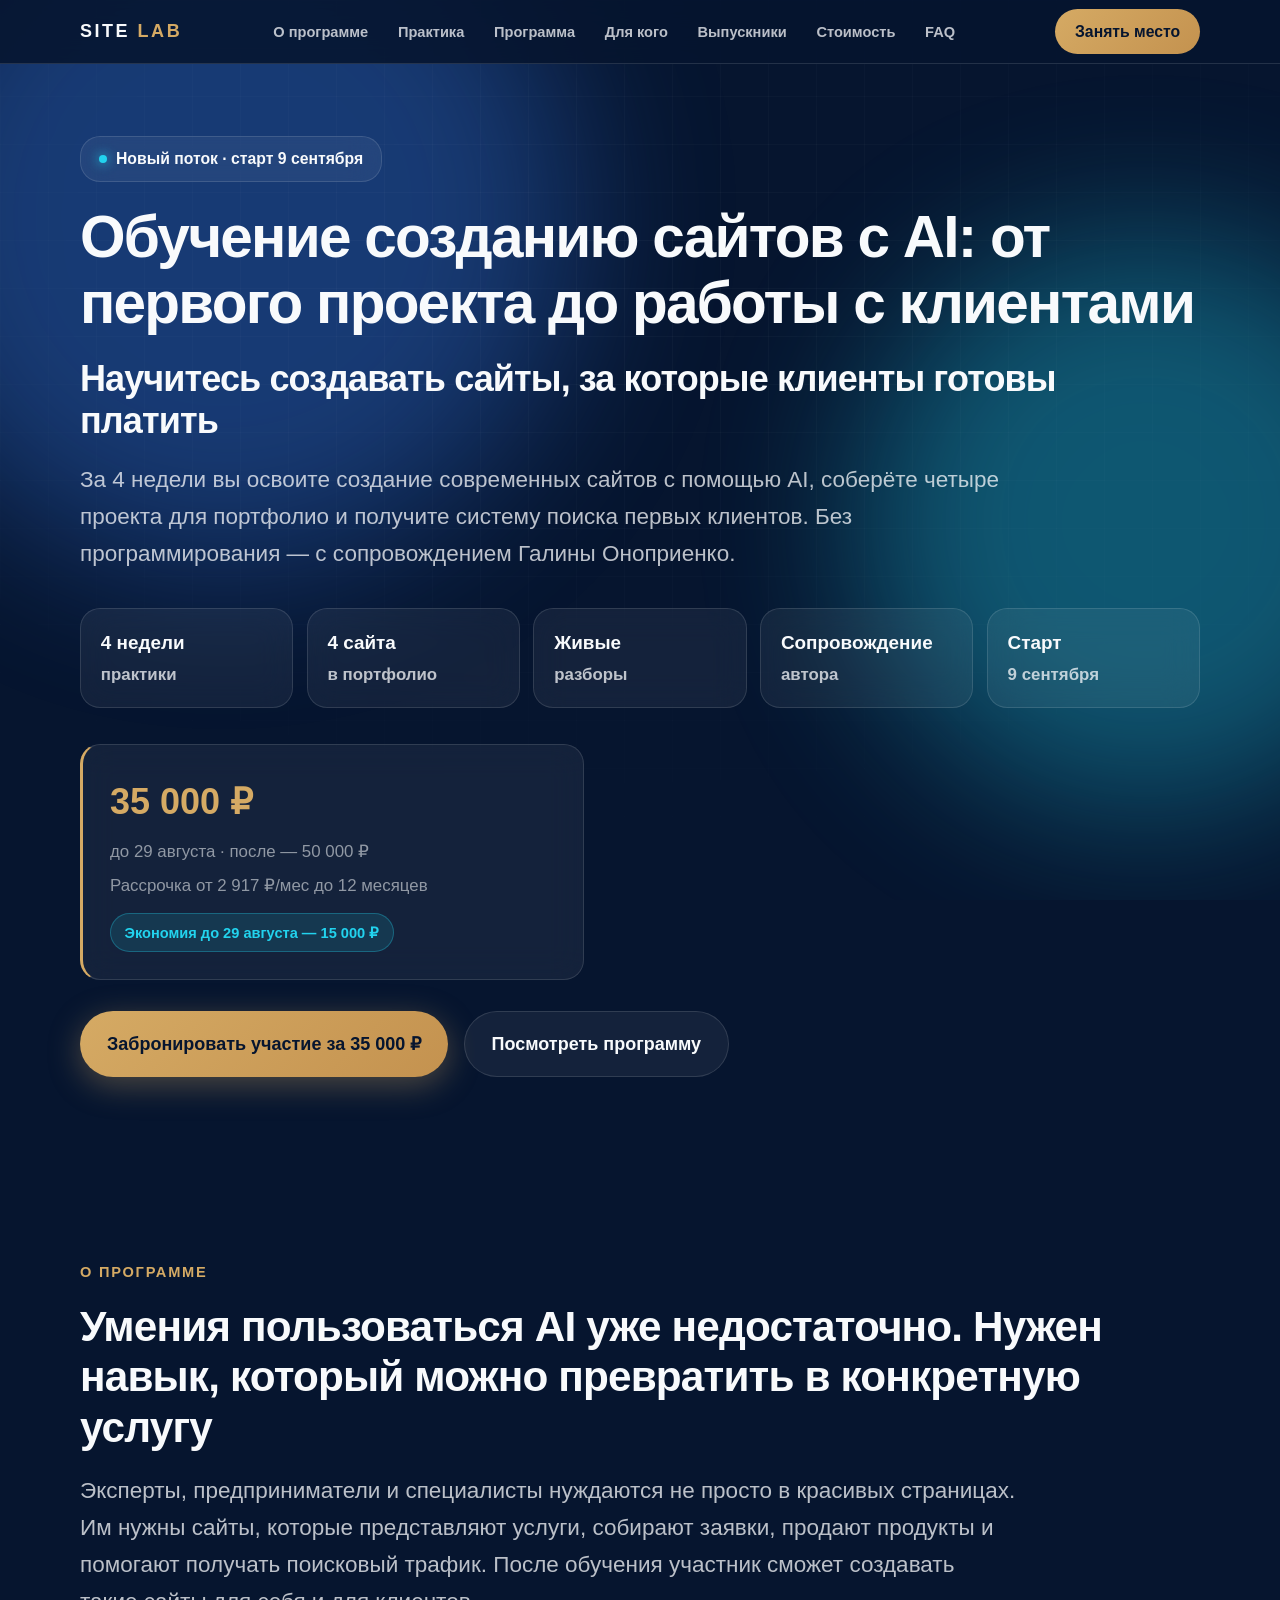
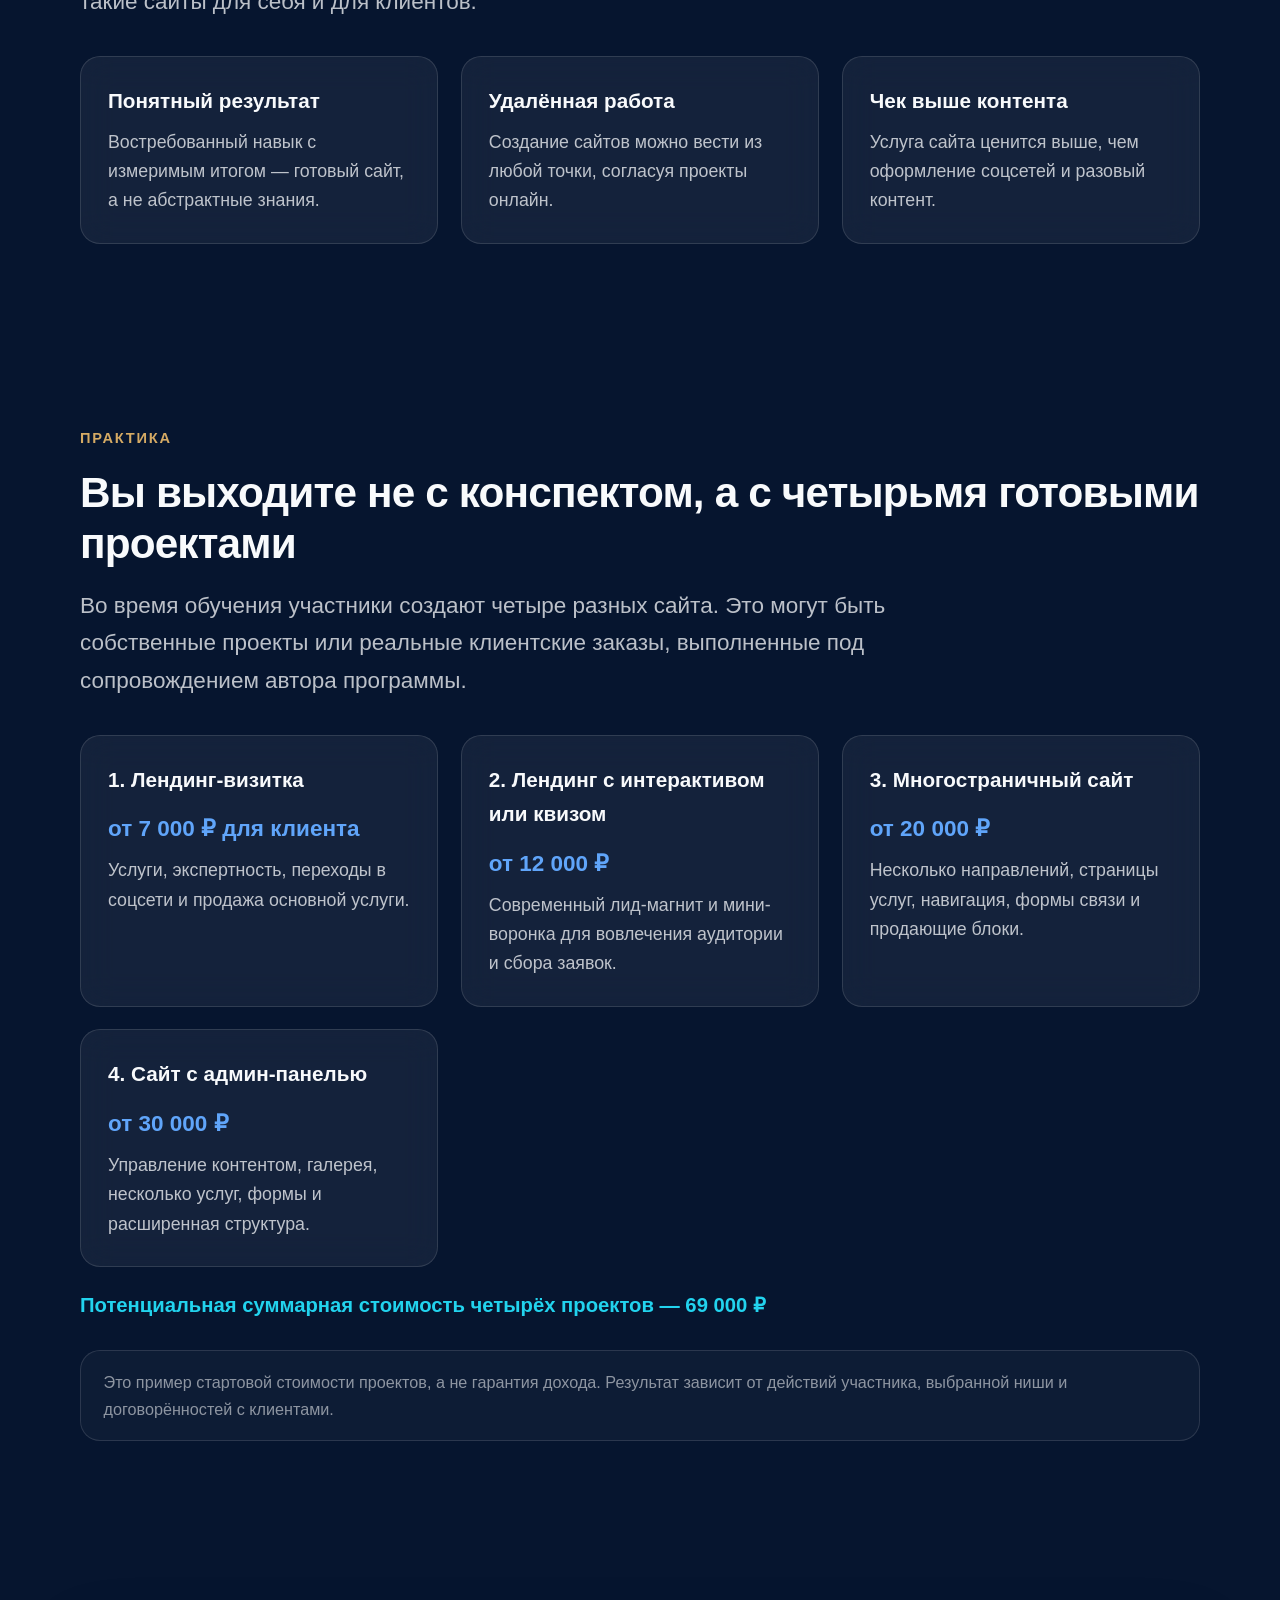
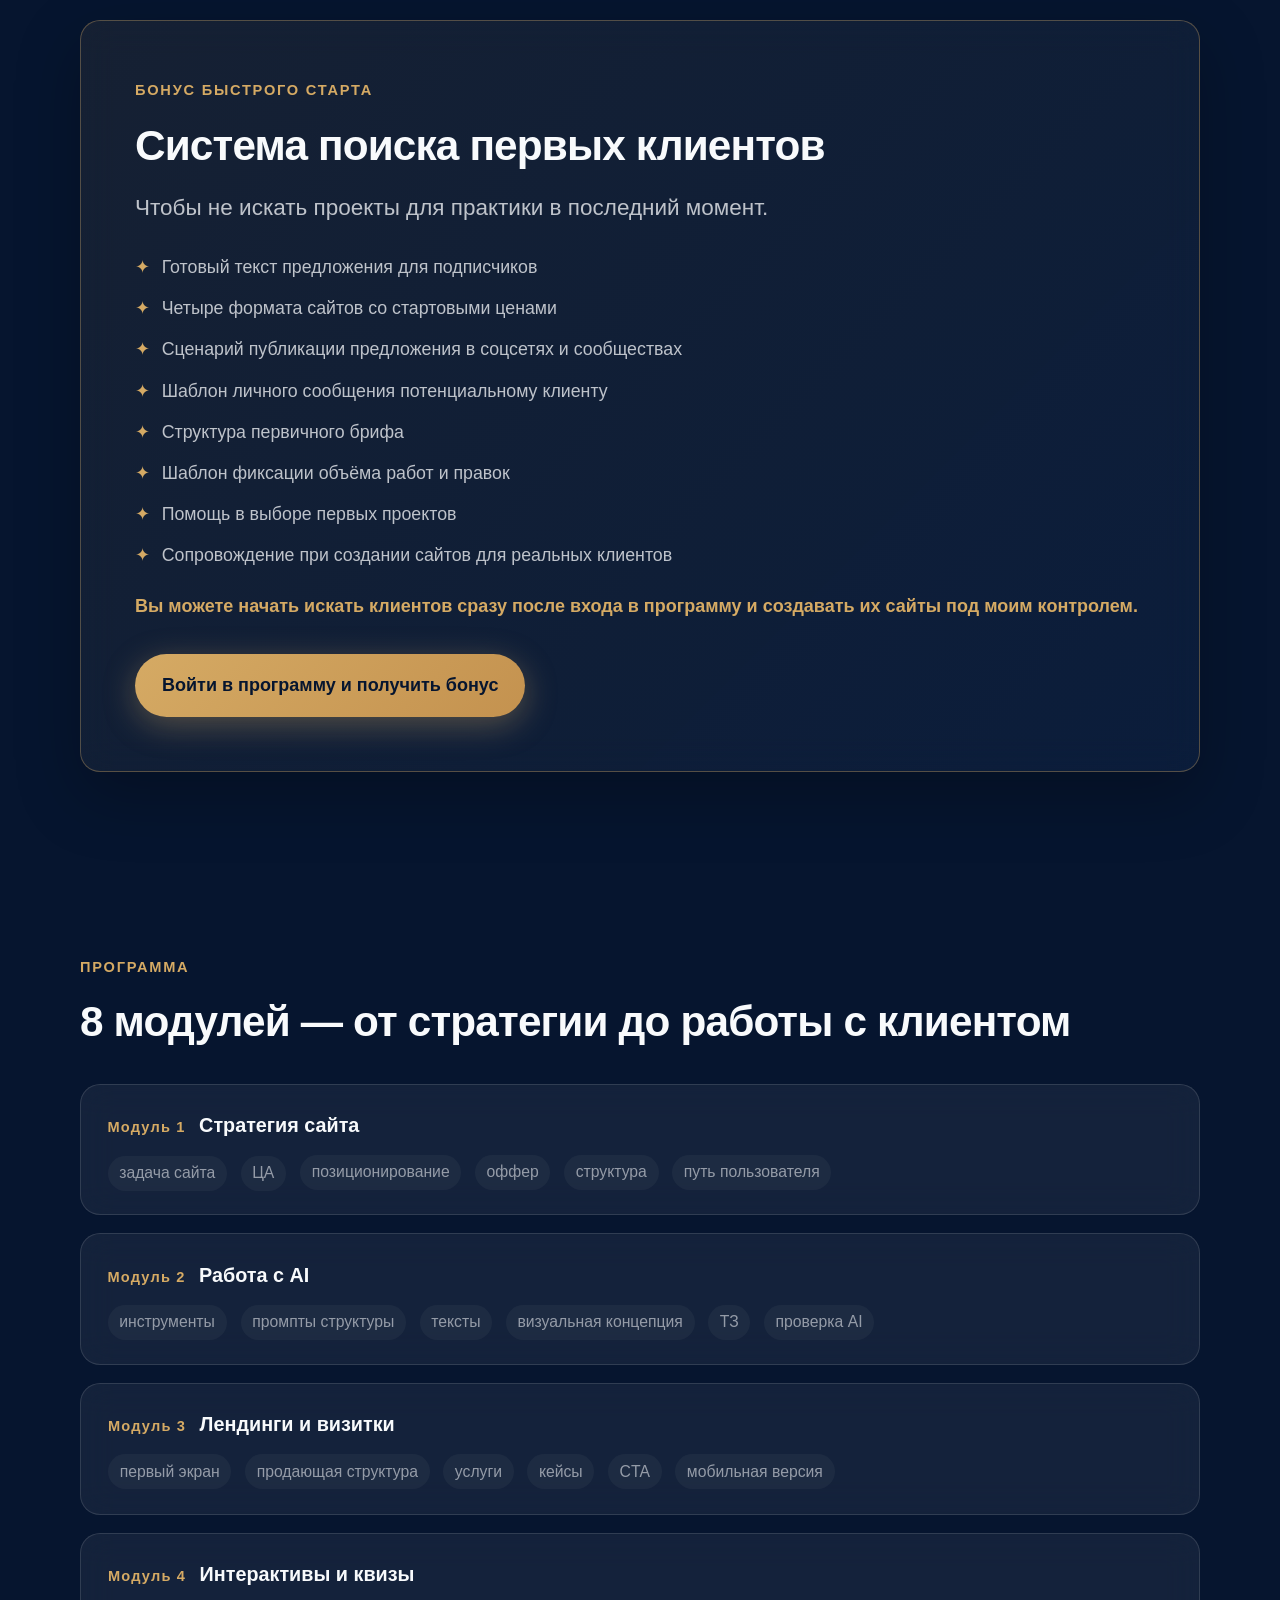
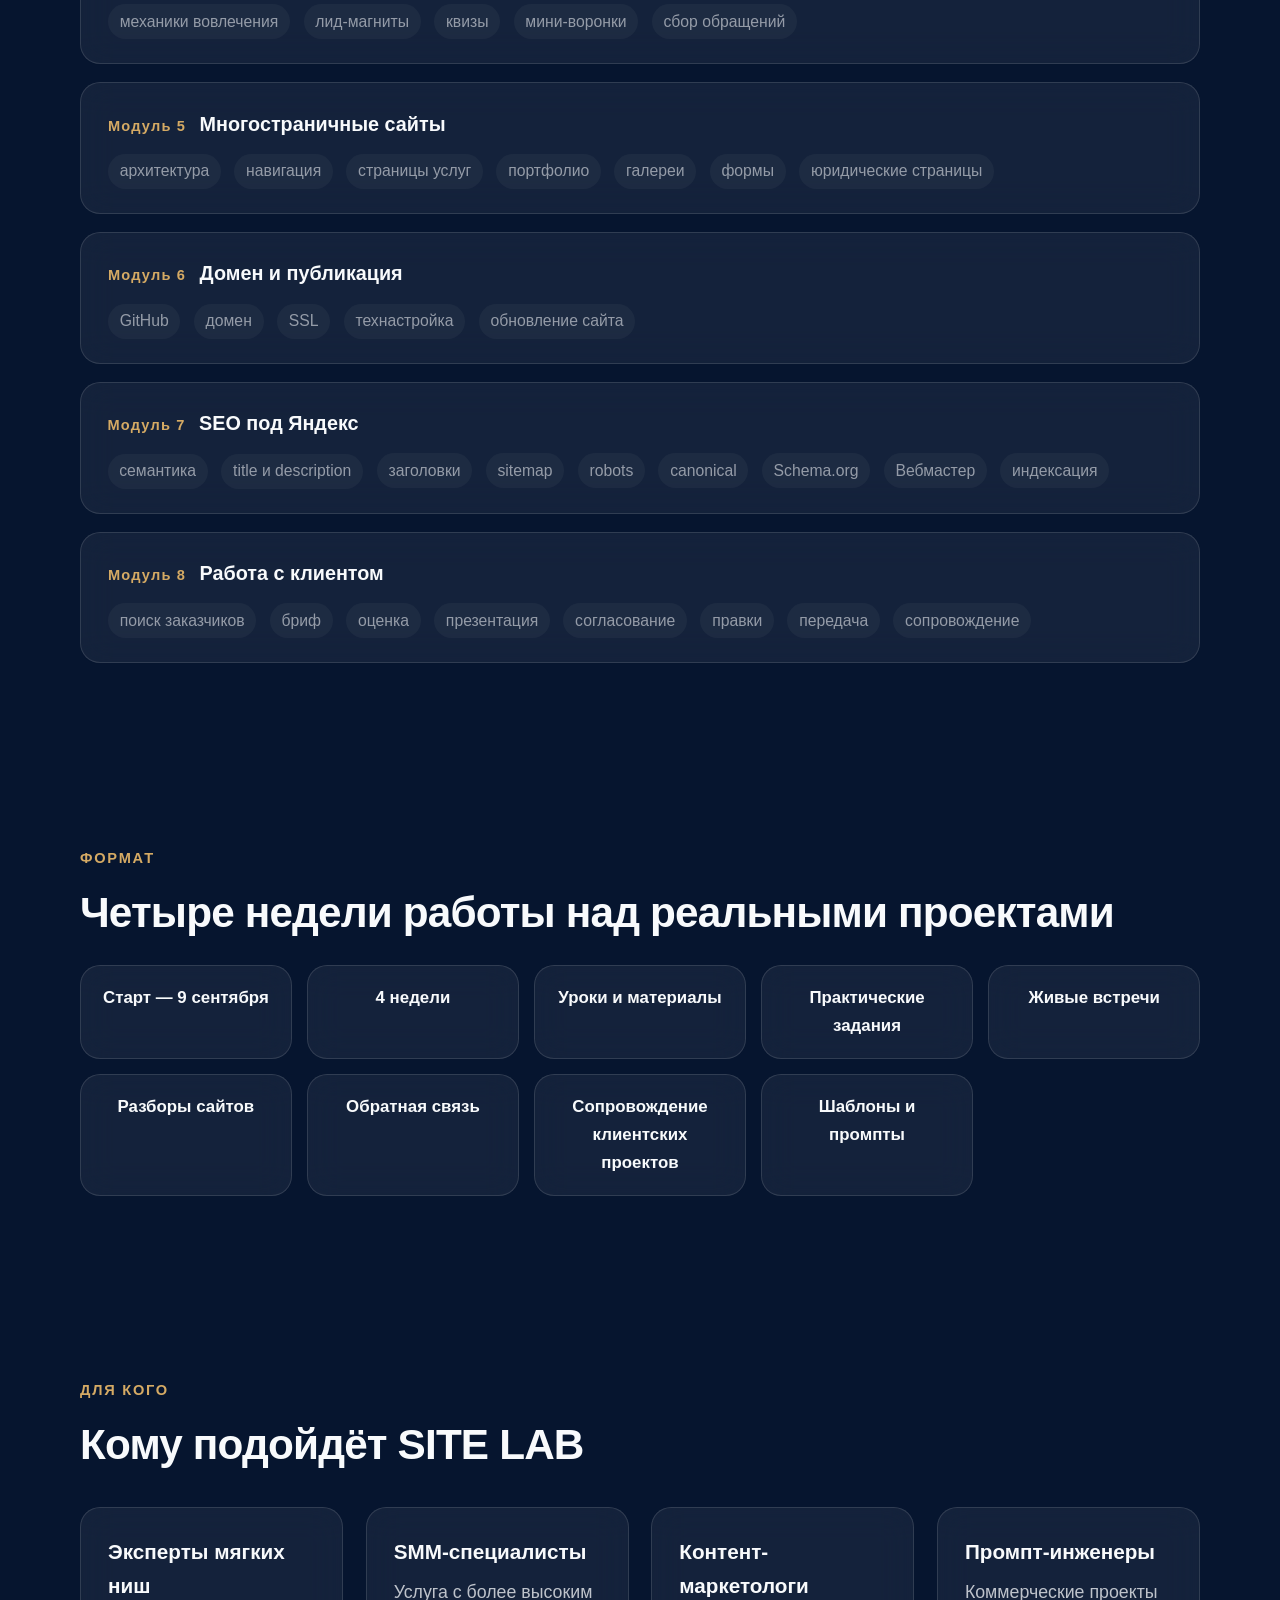
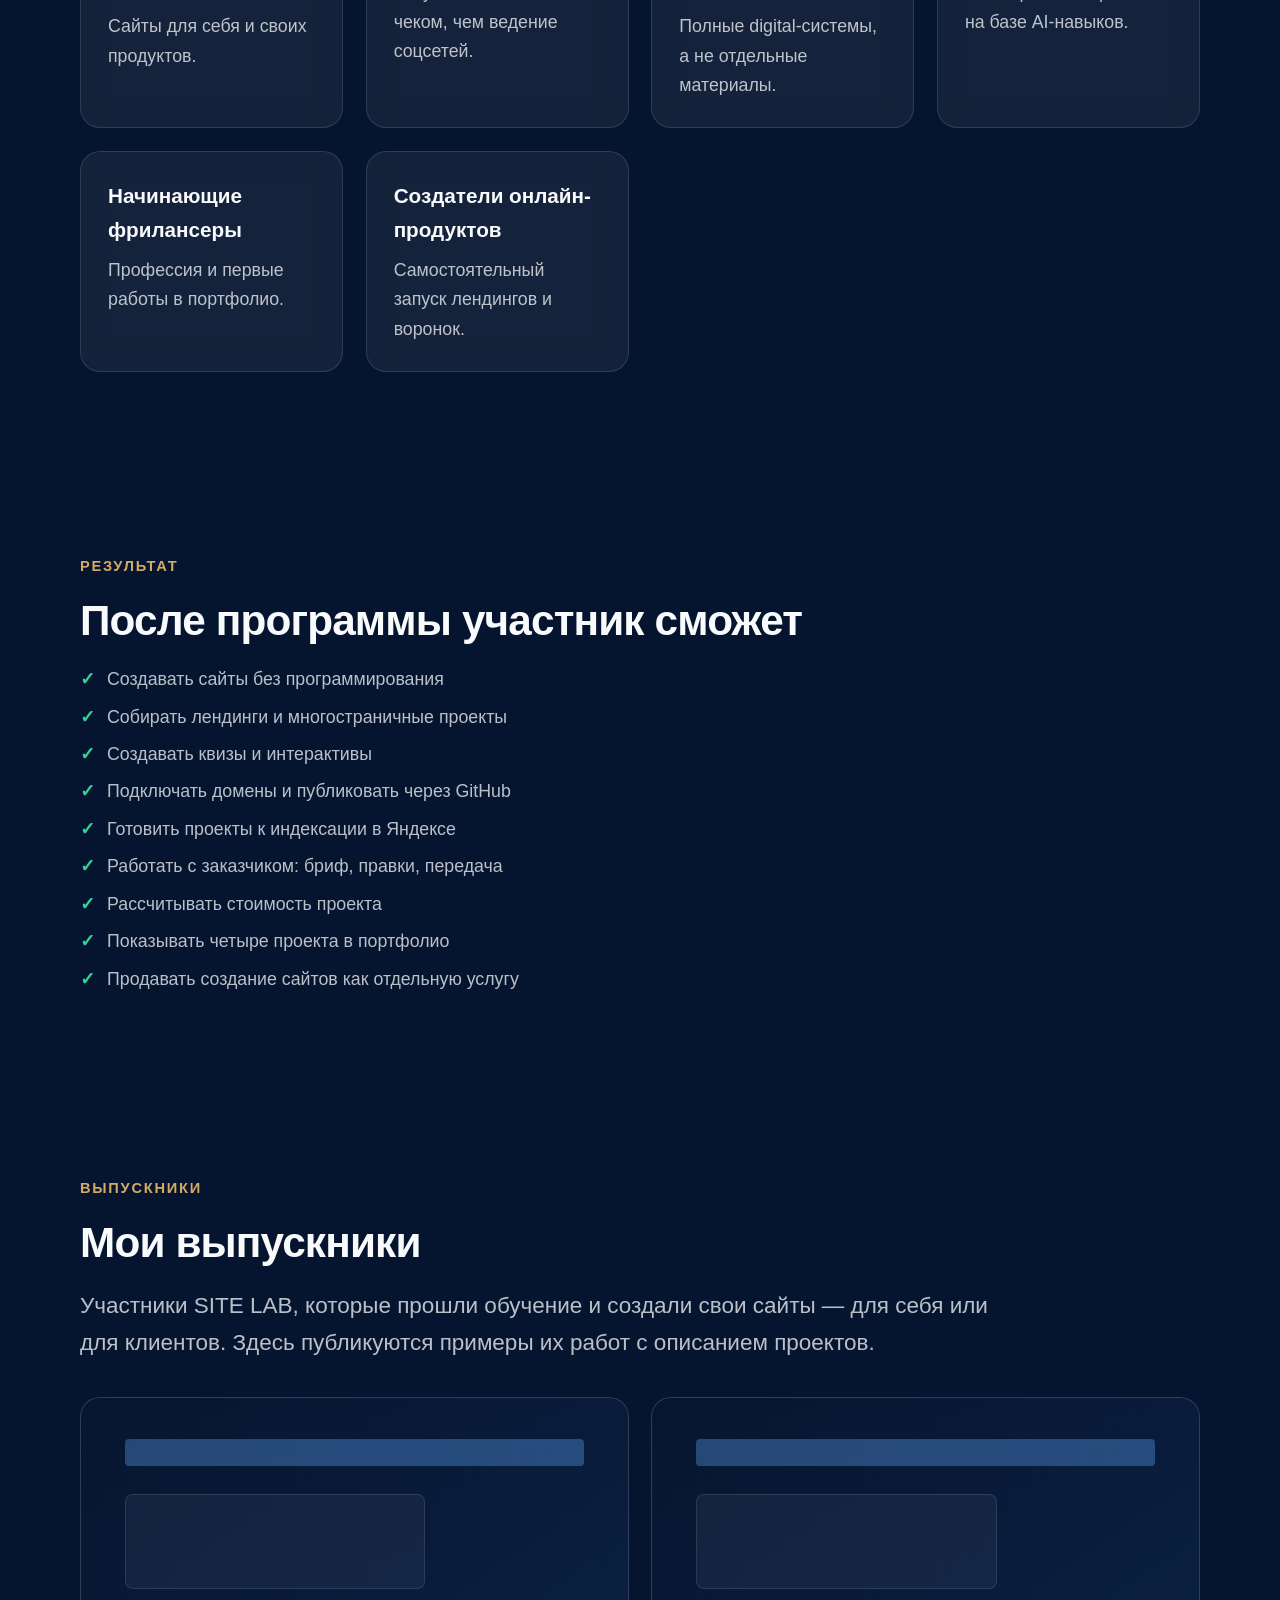
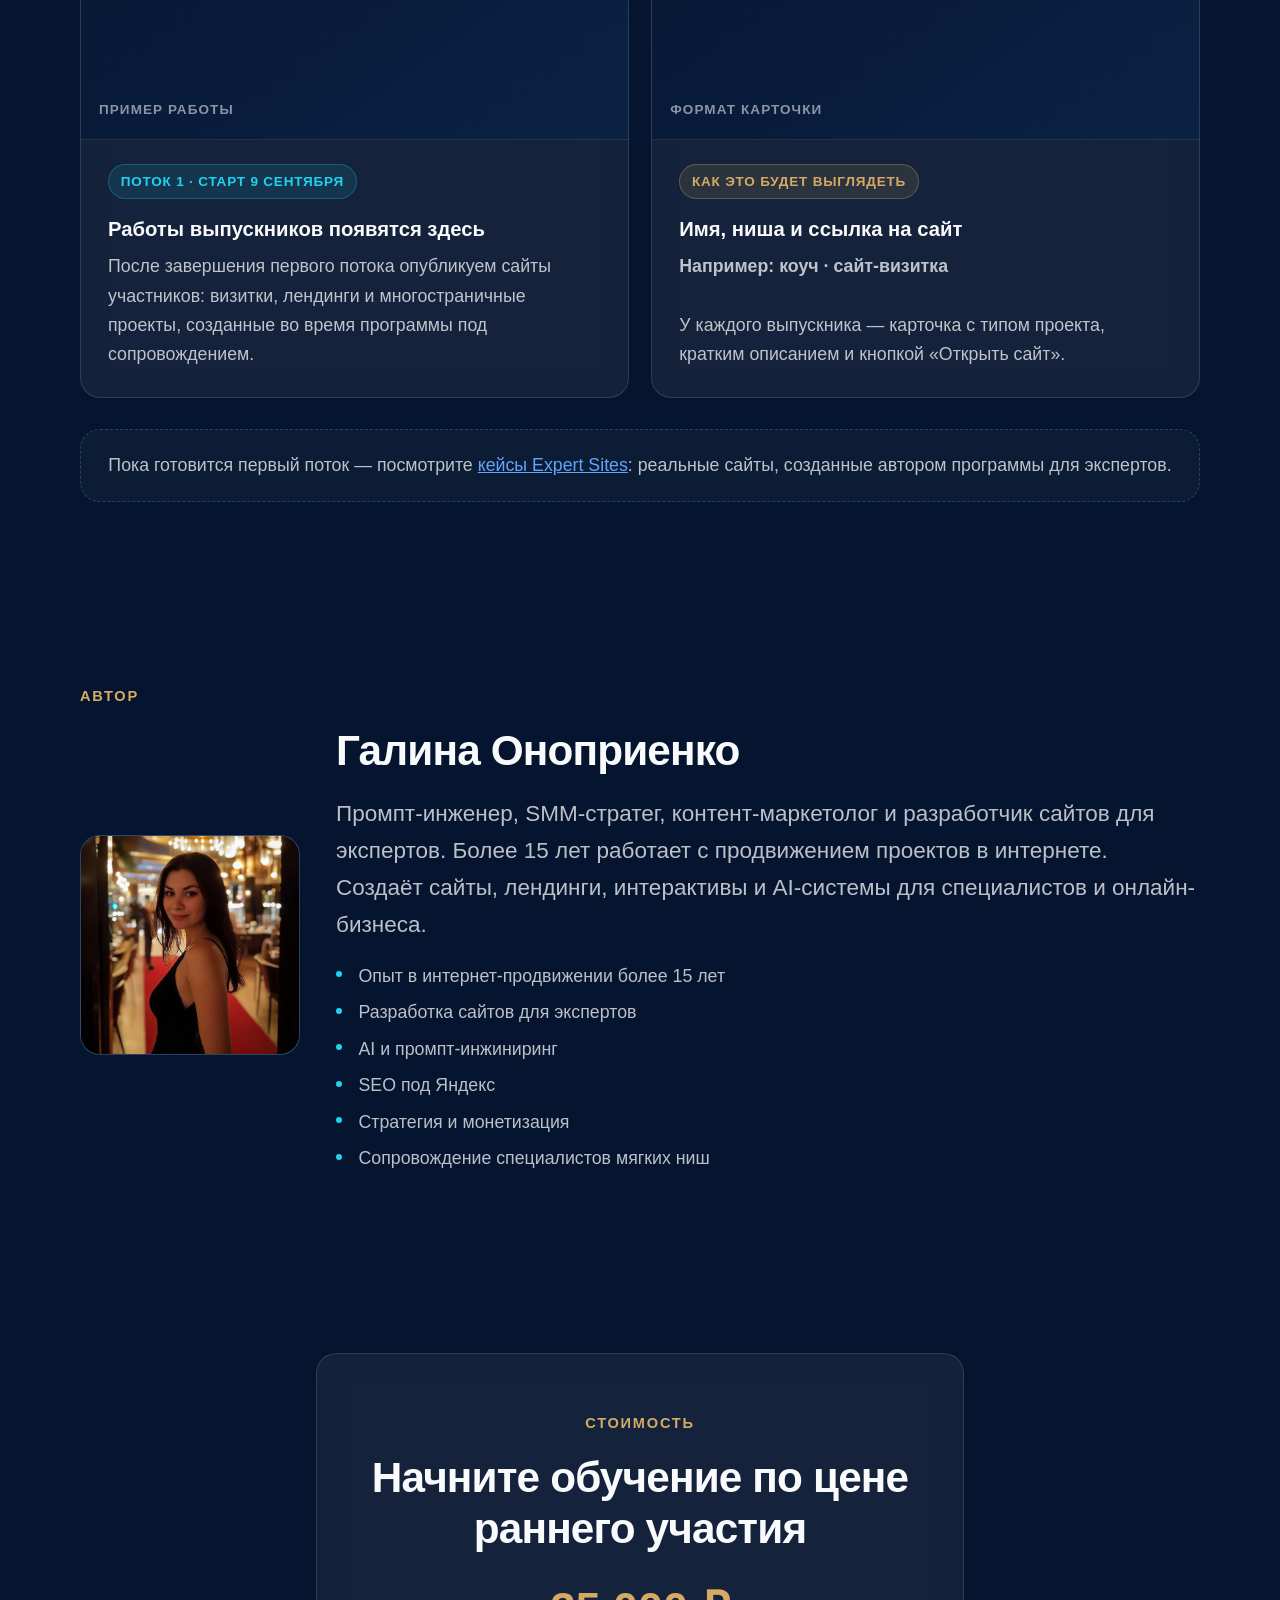
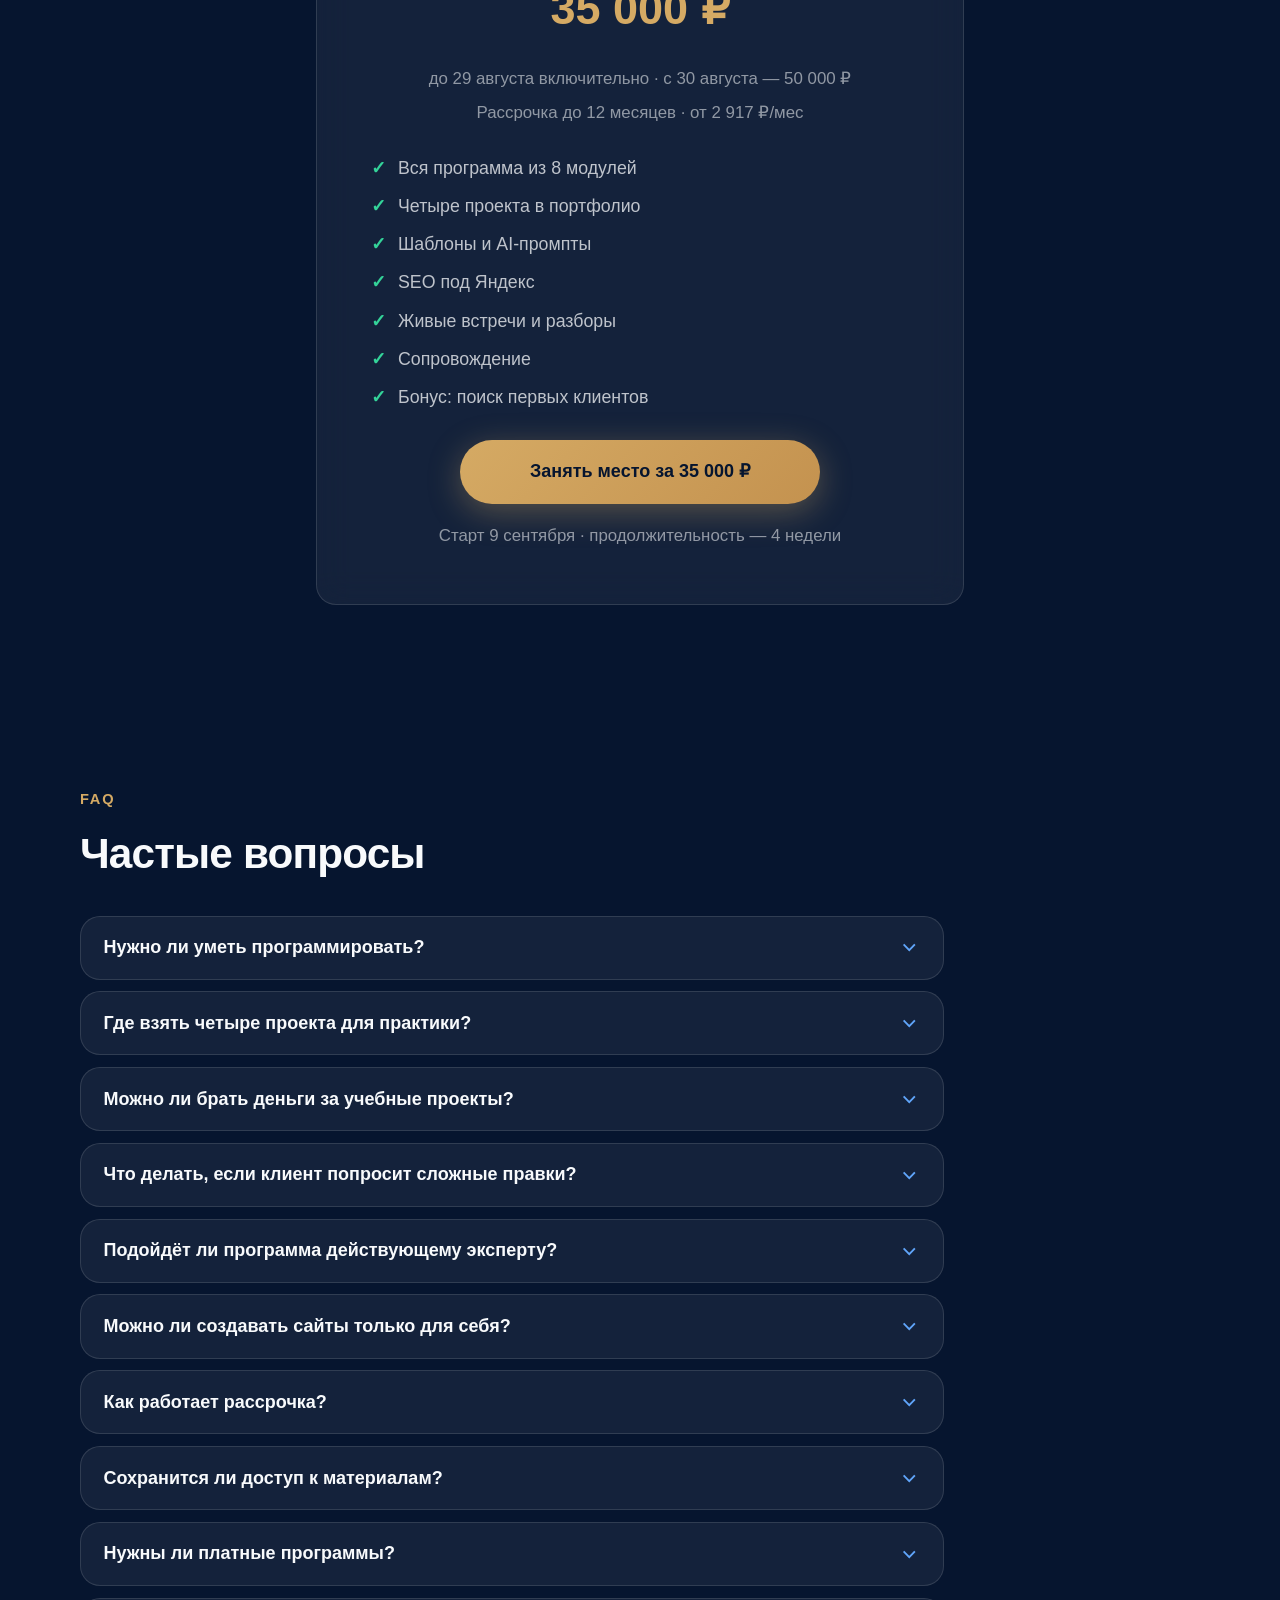
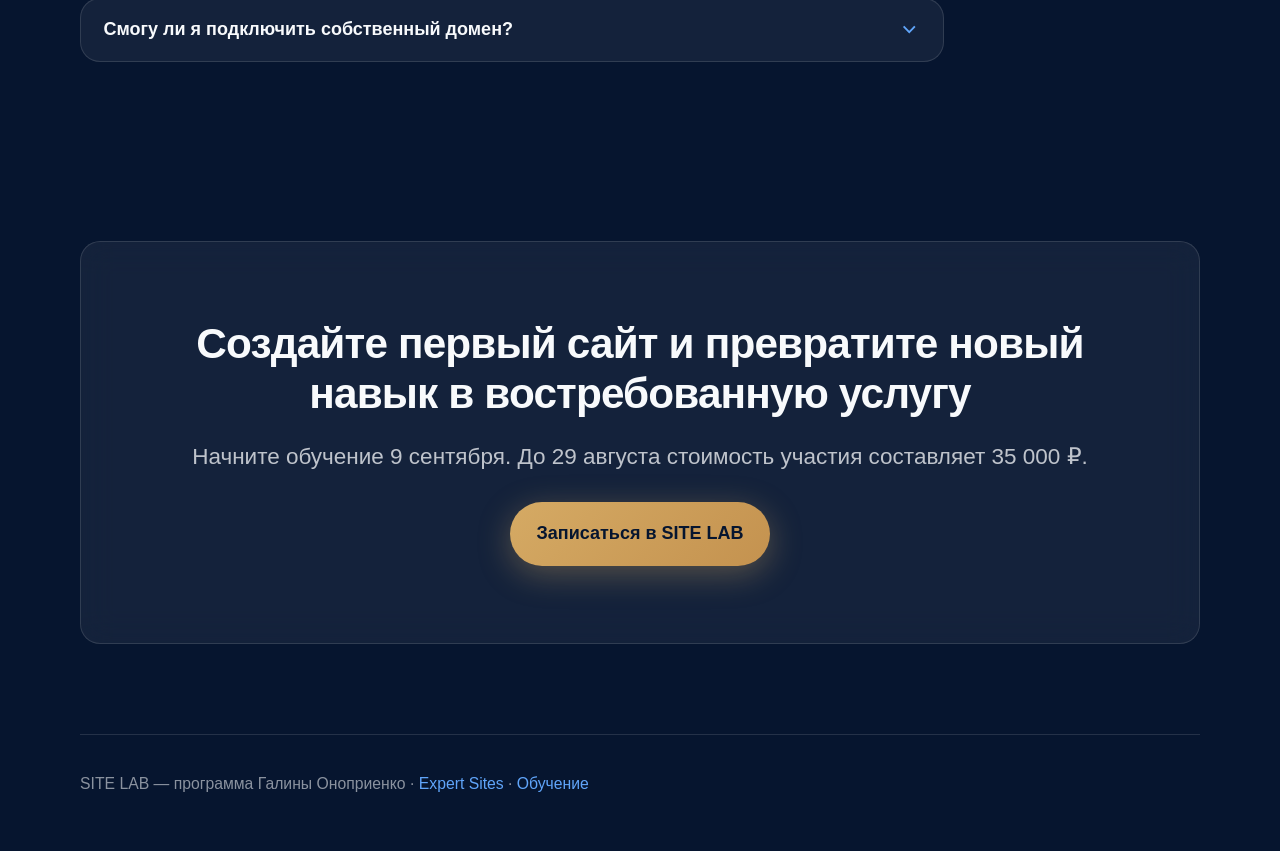
<file: obuchenie/index.html>
<!DOCTYPE html>
<html lang="ru">
<head>
  <meta charset="UTF-8">
  <meta name="viewport" content="width=device-width, initial-scale=1.0">
  <title>Обучение созданию сайтов с AI — SITE LAB</title>
  <meta name="description" content="Практическое обучение созданию современных сайтов с AI. Реальные проекты, работа с клиентами, SEO под Яндекс, домены и публикация сайтов.">
  <meta name="author" content="Галина Оноприенко">
  <meta name="robots" content="index, follow">
  <meta name="theme-color" content="#06152F">
  <link rel="canonical" href="https://expert-sites.ru/obuchenie/">
  <link rel="icon" href="/favicon.ico" sizes="48x48">
  <link rel="icon" href="/favicon.svg" type="image/svg+xml">
  <link rel="stylesheet" href="/assets/css/back-to-top.css">
  <meta property="og:type" content="website">
  <meta property="og:locale" content="ru_RU">
  <meta property="og:title" content="Обучение созданию сайтов с AI — SITE LAB">
  <meta property="og:description" content="Практическое обучение созданию современных сайтов с AI. Реальные проекты, работа с клиентами, SEO под Яндекс, домены и публикация сайтов.">
  <meta property="og:url" content="https://expert-sites.ru/obuchenie/">
  <meta property="og:image" content="https://expert-sites.ru/images/site-lab-og.svg">
  <meta property="og:image:width" content="1200">
  <meta property="og:image:height" content="630">
  <script type="application/ld+json">
  {
    "@context": "https://schema.org",
    "@graph": [
      {
        "@type": "BreadcrumbList",
        "itemListElement": [
          { "@type": "ListItem", "position": 1, "name": "Expert Sites", "item": "https://expert-sites.ru/" },
          { "@type": "ListItem", "position": 2, "name": "SITE LAB — обучение", "item": "https://expert-sites.ru/obuchenie/" }
        ]
      },
      {
        "@type": "Person",
        "@id": "https://expert-sites.ru/obuchenie/#author",
        "name": "Галина Оноприенко",
        "jobTitle": "Промпт-инженер, разработчик сайтов для экспертов"
      },
      {
        "@type": "Course",
        "name": "SITE LAB — сайты как профессия",
        "description": "Практическое обучение созданию современных сайтов с AI. Реальные проекты, работа с клиентами, SEO под Яндекс, домены и публикация сайтов.",
        "url": "https://expert-sites.ru/obuchenie/",
        "inLanguage": "ru-RU",
        "provider": { "@id": "https://expert-sites.ru/obuchenie/#author" },
        "hasCourseInstance": {
          "@type": "CourseInstance",
          "courseMode": "online",
          "startDate": "2026-09-09",
          "duration": "P4W",
          "instructor": { "@id": "https://expert-sites.ru/obuchenie/#author" }
        },
        "offers": {
          "@type": "Offer",
          "price": "35000",
          "priceCurrency": "RUB",
          "url": "https://нейро-галина.рф/new",
          "availability": "https://schema.org/InStock",
          "validThrough": "2026-08-29"
        }
      },
      {
        "@type": "FAQPage",
        "mainEntity": [
          { "@type": "Question", "name": "Нужно ли уметь программировать?", "acceptedAnswer": { "@type": "Answer", "text": "Нет. Программа построена на AI-инструментах, структуре сайта и пошаговой практике без написания кода." }},
          { "@type": "Question", "name": "Где взять четыре проекта для практики?", "acceptedAnswer": { "@type": "Answer", "text": "Можно делать собственные проекты или брать реальные заказы. В бонусе — система поиска первых клиентов и сопровождение при выборе проектов." }},
          { "@type": "Question", "name": "Можно ли брать деньги за учебные проекты?", "acceptedAnswer": { "@type": "Answer", "text": "Да, если это реальные заказы клиентов. Стартовые цены в программе — ориентир для оценки, а не гарантия дохода." }},
          { "@type": "Question", "name": "Что делать, если клиент попросит сложные правки?", "acceptedAnswer": { "@type": "Answer", "text": "В программе разбираем бриф, фиксацию объёма работ, согласование правок и передачу проекта." }},
          { "@type": "Question", "name": "Подойдёт ли программа действующему эксперту?", "acceptedAnswer": { "@type": "Answer", "text": "Да — для своих лендингов, воронок и продуктов, а также чтобы добавить услугу создания сайтов." }},
          { "@type": "Question", "name": "Можно ли создавать сайты только для себя?", "acceptedAnswer": { "@type": "Answer", "text": "Да. Четыре проекта можно направить на собственные задачи без обязательной работы с клиентами." }},
          { "@type": "Question", "name": "Как работает рассрочка?", "acceptedAnswer": { "@type": "Answer", "text": "Рассрочка оформляется на странице оплаты до 12 месяцев. Ориентировочный платёж — от 2 917 ₽ в месяц." }},
          { "@type": "Question", "name": "Сохранится ли доступ к материалам?", "acceptedAnswer": { "@type": "Answer", "text": "Условия доступа к материалам после программы уточняются на странице оплаты и в сопровождении потока." }},
          { "@type": "Question", "name": "Нужны ли платные программы?", "acceptedAnswer": { "@type": "Answer", "text": "Базовый набор инструментов можно использовать на бесплатных тарифах. Платные сервисы — по желанию для отдельных задач." }},
          { "@type": "Question", "name": "Смогу ли я подключить собственный домен?", "acceptedAnswer": { "@type": "Answer", "text": "Да. В программе есть модуль про домен, GitHub, SSL и базовую техническую публикацию." }}
        ]
      }
    ]
  }
  </script>
  <style>
    :root {
      --bg-deep: #06152F;
      --bg-mid: #0A2247;
      --accent: #60A5FA;
      --cyan: #22D3EE;
      --gold: #D5AA64;
      --text: #F8FAFC;
      --text-2: rgba(248, 250, 252, 0.75);
      --text-3: rgba(248, 250, 252, 0.55);
      --glass: rgba(255, 255, 255, 0.06);
      --border: rgba(255, 255, 255, 0.12);
      --radius: 20px;
      --font: -apple-system, BlinkMacSystemFont, "Segoe UI", Roboto, Arial, sans-serif;
      --ease: cubic-bezier(0.22, 1, 0.36, 1);
      --pad: clamp(3.5rem, 7vw, 6rem);
      --pay: "https://нейро-галина.рф/new";
    }
    *, *::before, *::after { box-sizing: border-box; margin: 0; padding: 0; }
    html { scroll-behavior: smooth; font-size: 18px; }
    body { font-family: var(--font); background: var(--bg-deep); color: var(--text); line-height: 1.65; overflow-x: hidden; -webkit-font-smoothing: antialiased; }
    a { color: inherit; }
    .sl-page { position: relative; min-height: 100vh; isolation: isolate; }
    .sl-waves { position: fixed; inset: 0; z-index: 0; pointer-events: none; overflow: hidden; }
    .sl-wave { position: absolute; border-radius: 50%; filter: blur(80px); opacity: 0.35; animation: sl-drift 20s var(--ease) infinite alternate; }
    .sl-wave--1 { width: 55vw; height: 55vw; background: #3b82f6; top: -15%; left: -10%; }
    .sl-wave--2 { width: 45vw; height: 45vw; background: var(--cyan); bottom: 10%; right: -12%; animation-delay: -7s; }
    .sl-grid { position: fixed; inset: 0; z-index: 0; background-image: linear-gradient(rgba(255,255,255,0.03) 1px, transparent 1px), linear-gradient(90deg, rgba(255,255,255,0.03) 1px, transparent 1px); background-size: 48px 48px; mask-image: radial-gradient(ellipse 80% 70% at 50% 30%, black, transparent); pointer-events: none; }
    .sl-hero-offer {
      font-size: clamp(1.45rem, 3vw, 2rem);
      font-weight: 800;
      letter-spacing: -0.025em;
      line-height: 1.18;
      margin-bottom: 1rem;
      color: var(--text);
    }
    .sl-wrap { width: min(1120px, 100% - 2rem); margin-inline: auto; position: relative; z-index: 1; }
    .sl-section { padding-block: var(--pad); scroll-margin-top: 4.5rem; }
    .sl-eyebrow { display: inline-flex; align-items: center; gap: 0.5rem; font-size: 0.8125rem; font-weight: 700; letter-spacing: 0.12em; text-transform: uppercase; color: var(--gold); margin-bottom: 1rem; }
    .sl-h1 { font-size: clamp(2rem, 5vw, 3.25rem); font-weight: 800; line-height: 1.12; letter-spacing: -0.03em; margin-bottom: 1.25rem; }
    .sl-h2 { font-size: clamp(1.65rem, 3.5vw, 2.35rem); font-weight: 800; line-height: 1.2; letter-spacing: -0.02em; margin-bottom: 1rem; }
    .sl-lead { font-size: clamp(1.05rem, 2vw, 1.25rem); color: var(--text-2); max-width: 52rem; }
    .sl-glass { background: var(--glass); border: 1px solid var(--border); border-radius: var(--radius); backdrop-filter: blur(16px); -webkit-backdrop-filter: blur(16px); }
    @keyframes sl-drift { from { transform: translate(0,0) scale(1); } to { transform: translate(3%,4%) scale(1.05); } }
    @media (prefers-reduced-motion: reduce) {
      html { scroll-behavior: auto; }
      .sl-wave, .sl-reveal { animation: none !important; transition: none !important; }
      .sl-reveal { opacity: 1 !important; transform: none !important; }
    }
    .sl-skip { position: absolute; left: -9999px; z-index: 200; padding: 0.75rem 1rem; background: #fff; color: #000; }
    .sl-skip:focus { left: 1rem; top: 1rem; }
    /* Nav */
    .sl-nav { position: sticky; top: 0; z-index: 100; background: rgba(6,21,47,0.88); backdrop-filter: blur(18px); border-bottom: 1px solid var(--border); }
    .sl-nav-inner { display: flex; align-items: center; gap: 0.75rem; min-height: 3.5rem; }
    .sl-logo { font-weight: 800; font-size: 1rem; letter-spacing: 0.14em; text-decoration: none; white-space: nowrap; }
    .sl-logo em { color: var(--gold); font-style: normal; }
    .sl-nav-links { display: none; list-style: none; gap: 0.15rem; flex: 1; justify-content: center; flex-wrap: wrap; }
    .sl-nav-links a { padding: 0.45rem 0.75rem; font-size: 0.8125rem; font-weight: 600; color: var(--text-2); text-decoration: none; border-radius: 999px; transition: background 0.2s, color 0.2s; }
    .sl-nav-links a:hover, .sl-nav-links a:focus-visible { color: var(--text); background: rgba(255,255,255,0.08); outline: none; }
    .sl-nav-toggle { display: flex; align-items: center; justify-content: center; width: 2.75rem; height: 2.75rem; margin-left: auto; background: rgba(255,255,255,0.06); border: 1px solid var(--border); border-radius: 12px; color: var(--text); cursor: pointer; }
    .sl-nav-toggle svg { width: 1.35rem; height: 1.35rem; }
    .sl-nav-cta { display: none; padding: 0.55rem 1.1rem; font-size: 0.875rem; font-weight: 700; text-decoration: none; border-radius: 999px; background: linear-gradient(135deg, var(--gold), #c4924f); color: #06152F; white-space: nowrap; }
    .sl-nav-drawer { display: none; position: fixed; inset: 0; z-index: 99; background: rgba(6,21,47,0.96); backdrop-filter: blur(12px); padding: 5rem 1.5rem 2rem; overflow-y: auto; }
    .sl-nav-drawer.is-open { display: block; }
    .sl-nav-drawer ul { list-style: none; display: flex; flex-direction: column; gap: 0.35rem; }
    .sl-nav-drawer a { display: block; padding: 0.85rem 1rem; font-size: 1.125rem; font-weight: 600; text-decoration: none; border-radius: 12px; color: var(--text-2); }
    .sl-nav-drawer a:hover, .sl-nav-drawer a:focus-visible { background: rgba(255,255,255,0.08); color: var(--text); outline: none; }
    .sl-nav-drawer .sl-btn { margin-top: 1.5rem; width: 100%; justify-content: center; }
    @media (min-width: 960px) {
      .sl-nav-toggle { display: none; }
      .sl-nav-links { display: flex; }
      .sl-nav-cta { display: inline-flex; margin-left: 0.5rem; }
    }
    /* Buttons */
    .sl-btn-row { display: flex; flex-wrap: wrap; gap: 0.85rem; margin-top: 1.75rem; }
    .sl-btn { display: inline-flex; align-items: center; justify-content: center; gap: 0.5rem; padding: 0.95rem 1.5rem; font-size: 1rem; font-weight: 700; text-decoration: none; border-radius: 999px; border: none; cursor: pointer; transition: transform 0.25s var(--ease), box-shadow 0.25s; }
    .sl-btn:focus-visible { outline: 2px solid var(--accent); outline-offset: 3px; }
    .sl-btn--gold { background: linear-gradient(135deg, var(--gold), #c4924f); color: #06152F; box-shadow: 0 8px 32px rgba(213,170,100,0.35); }
    .sl-btn--gold:hover { transform: translateY(-2px); }
    .sl-btn--ghost { background: rgba(255,255,255,0.06); border: 1px solid var(--border); color: var(--text); }
    .sl-btn--ghost:hover { background: rgba(255,255,255,0.1); transform: translateY(-2px); }
    /* Hero */
    .sl-hero { padding-top: clamp(2.5rem, 6vw, 4rem); }
    .sl-badge { display: inline-flex; align-items: center; gap: 0.5rem; padding: 0.5rem 1rem; font-size: 0.875rem; font-weight: 600; margin-bottom: 1.25rem; }
    .sl-dot { width: 8px; height: 8px; border-radius: 50%; background: var(--cyan); box-shadow: 0 0 12px var(--cyan); animation: sl-pulse 2s ease infinite; }
    @keyframes sl-pulse { 50% { opacity: 0.5; } }
    .sl-params { display: grid; grid-template-columns: repeat(auto-fit, minmax(140px, 1fr)); gap: 0.75rem; margin: 2rem 0; }
    .sl-param { padding: 1rem 1.1rem; font-size: 0.9375rem; font-weight: 600; color: var(--text-2); }
    .sl-param strong { display: block; color: var(--text); font-size: 1.05rem; margin-bottom: 0.15rem; }
    .sl-price-box { padding: 1.5rem; margin-top: 1.5rem; max-width: 28rem; border-left: 3px solid var(--gold); }
    .sl-price-main { font-size: 2rem; font-weight: 800; color: var(--gold); }
    .sl-price-note { font-size: 0.9375rem; color: var(--text-3); margin-top: 0.35rem; }
    .sl-save { display: inline-block; margin-top: 0.75rem; padding: 0.35rem 0.75rem; font-size: 0.8125rem; font-weight: 700; background: rgba(34,211,238,0.12); border: 1px solid rgba(34,211,238,0.3); border-radius: 999px; color: var(--cyan); }
    /* Cards grid */
    .sl-grid-3 { display: grid; grid-template-columns: repeat(auto-fit, minmax(260px, 1fr)); gap: 1.25rem; margin-top: 2rem; }
    .sl-grid-2 { display: grid; grid-template-columns: repeat(auto-fit, minmax(280px, 1fr)); gap: 1.25rem; margin-top: 2rem; }
    .sl-card { padding: 1.5rem; transition: transform 0.35s var(--ease), border-color 0.35s; }
    .sl-card:hover { transform: translateY(-4px); border-color: rgba(96,165,250,0.35); }
    .sl-card h3 { font-size: 1.15rem; font-weight: 700; margin-bottom: 0.5rem; }
    .sl-card p { font-size: 0.9875rem; color: var(--text-2); }
    .sl-card-price { font-size: 1.25rem; font-weight: 800; color: var(--accent); margin: 0.75rem 0 0.5rem; }
    .sl-disclaimer { margin-top: 1.5rem; padding: 1rem 1.25rem; font-size: 0.9rem; color: var(--text-3); border-radius: var(--radius); background: rgba(255,255,255,0.03); border: 1px solid var(--border); }
    .sl-sum { margin-top: 1.25rem; font-size: 1.125rem; font-weight: 700; color: var(--cyan); }
    /* Bonus */
    .sl-bonus { padding: clamp(2rem, 5vw, 3rem); border: 1px solid rgba(213,170,100,0.35); background: linear-gradient(135deg, rgba(213,170,100,0.08), rgba(96,165,250,0.06)); box-shadow: 0 24px 64px rgba(0,0,0,0.25); }
    .sl-bonus ul { list-style: none; margin-top: 1.5rem; display: grid; gap: 0.65rem; }
    .sl-bonus li { display: flex; gap: 0.65rem; font-size: 0.9875rem; color: var(--text-2); }
    .sl-bonus li::before { content: "✦"; color: var(--gold); flex-shrink: 0; }
    .sl-accent { margin-top: 1.25rem; font-weight: 600; color: var(--gold); }
    /* Modules */
    .sl-modules { display: grid; gap: 1rem; margin-top: 2rem; }
    .sl-module { padding: 1.35rem 1.5rem; }
    .sl-module-head { display: flex; align-items: baseline; gap: 0.75rem; margin-bottom: 0.75rem; }
    .sl-module-num { font-size: 0.8125rem; font-weight: 800; color: var(--gold); letter-spacing: 0.08em; }
    .sl-module h3 { font-size: 1.1rem; font-weight: 700; }
    .sl-module ul { list-style: none; display: flex; flex-wrap: wrap; gap: 0.4rem 0.75rem; }
    .sl-module li { font-size: 0.875rem; color: var(--text-3); padding: 0.25rem 0.65rem; background: rgba(255,255,255,0.04); border-radius: 999px; }
    /* Format */
    .sl-format-grid { display: grid; grid-template-columns: repeat(auto-fit, minmax(200px, 1fr)); gap: 0.85rem; margin-top: 1.5rem; }
    .sl-format-item { padding: 1rem; font-size: 0.9375rem; font-weight: 600; text-align: center; }
    /* Author */
    .sl-author { display: grid; grid-template-columns: 1fr; gap: 2rem; align-items: center; }
    @media (min-width: 768px) { .sl-author { grid-template-columns: 220px 1fr; } }
    .sl-author-photo { width: 100%; max-width: 220px; aspect-ratio: 1; border-radius: var(--radius); object-fit: cover; border: 1px solid var(--border); background: linear-gradient(135deg, var(--bg-mid), rgba(96,165,250,0.2)); }
    .sl-author-fallback { display: grid; place-items: center; font-size: 3rem; font-weight: 800; color: var(--accent); }
    .sl-author ul { list-style: none; margin-top: 1rem; display: grid; gap: 0.4rem; }
    .sl-author li { font-size: 0.9875rem; color: var(--text-2); padding-left: 1.25rem; position: relative; }
    .sl-author li::before { content: ""; position: absolute; left: 0; top: 0.55em; width: 6px; height: 6px; border-radius: 50%; background: var(--cyan); }
    /* Pricing */
    .sl-pricing { text-align: center; max-width: 36rem; margin-inline: auto; padding: clamp(2rem, 5vw, 3rem); }
    .sl-pricing-includes { list-style: none; text-align: left; margin: 1.5rem 0; display: grid; gap: 0.5rem; }
    .sl-pricing-includes li { font-size: 0.9875rem; color: var(--text-2); padding-left: 1.5rem; position: relative; }
    .sl-pricing-includes li::before { content: "✓"; position: absolute; left: 0; color: #34d399; font-weight: 700; }
    /* FAQ */
    .sl-faq { max-width: 48rem; margin-top: 2rem; display: grid; gap: 0.65rem; }
    .sl-faq-item { border-radius: var(--radius); overflow: hidden; border: 1px solid var(--border); background: var(--glass); }
    .sl-faq-q { width: 100%; display: flex; justify-content: space-between; align-items: center; gap: 1rem; padding: 1.1rem 1.25rem; font-size: 1rem; font-weight: 700; text-align: left; background: transparent; border: none; color: var(--text); cursor: pointer; }
    .sl-faq-q:focus-visible { outline: 2px solid var(--accent); outline-offset: -2px; }
    .sl-faq-q svg { width: 1.25rem; height: 1.25rem; flex-shrink: 0; transition: transform 0.3s var(--ease); color: var(--accent); }
    .sl-faq-item.is-open .sl-faq-q svg { transform: rotate(180deg); }
    .sl-faq-a { max-height: 0; overflow: hidden; transition: max-height 0.35s var(--ease); }
    .sl-faq-a-inner { padding: 0 1.25rem 1.1rem; font-size: 0.9875rem; color: var(--text-2); }
    .sl-faq-item.is-open .sl-faq-a { max-height: 20rem; }
    /* CTA */
    .sl-cta { text-align: center; padding: clamp(3rem, 6vw, 5rem); }
    /* Footer */
    .sl-footer { padding: 2rem 0 3rem; border-top: 1px solid var(--border); font-size: 0.875rem; color: var(--text-3); }
    .sl-footer a { color: var(--accent); text-decoration: none; }
    .sl-footer a:hover { text-decoration: underline; }
    /* Reveal */
    .sl-reveal { opacity: 0; transform: translateY(24px); transition: opacity 0.7s var(--ease), transform 0.7s var(--ease); }
    .sl-reveal.is-visible { opacity: 1; transform: none; }
    .sl-header-gap { margin-bottom: 2.5rem; }
    .sl-list-check { list-style: none; margin-top: 1rem; display: grid; gap: 0.45rem; }
    .sl-list-check li { padding-left: 1.5rem; position: relative; color: var(--text-2); font-size: 0.9875rem; }
    .sl-list-check li::before { content: "✓"; position: absolute; left: 0; color: #34d399; font-weight: 700; }
    /* Graduates */
    .sl-graduates-grid {
      display: grid;
      grid-template-columns: repeat(auto-fit, minmax(280px, 1fr));
      gap: 1.25rem;
      margin-top: 2rem;
    }
    .sl-graduate {
      display: flex;
      flex-direction: column;
      padding: 0;
      overflow: hidden;
      transition: transform 0.35s var(--ease), border-color 0.35s, box-shadow 0.35s;
    }
    .sl-graduate:hover {
      transform: translateY(-4px);
      border-color: rgba(96, 165, 250, 0.35);
      box-shadow: 0 16px 48px rgba(0, 0, 0, 0.22);
    }
    .sl-graduate-preview {
      aspect-ratio: 16 / 10;
      background:
        linear-gradient(145deg, rgba(6, 21, 47, 0.95), rgba(10, 34, 71, 0.88)),
        linear-gradient(rgba(255, 255, 255, 0.04) 1px, transparent 1px),
        linear-gradient(90deg, rgba(255, 255, 255, 0.04) 1px, transparent 1px);
      background-size: auto, 24px 24px, 24px 24px;
      border-bottom: 1px solid var(--border);
      display: flex;
      align-items: flex-end;
      padding: 1rem;
      position: relative;
    }
    .sl-graduate-preview::before {
      content: "";
      position: absolute;
      top: 12%;
      left: 8%;
      right: 8%;
      height: 8%;
      border-radius: 4px;
      background: rgba(96, 165, 250, 0.35);
    }
    .sl-graduate-preview::after {
      content: "";
      position: absolute;
      top: 28%;
      left: 8%;
      width: 55%;
      height: 28%;
      border-radius: 8px;
      border: 1px solid rgba(255, 255, 255, 0.1);
      background: rgba(255, 255, 255, 0.05);
    }
    .sl-graduate-preview-label {
      font-size: 0.75rem;
      font-weight: 700;
      letter-spacing: 0.08em;
      text-transform: uppercase;
      color: var(--text-3);
      position: relative;
      z-index: 1;
    }
    .sl-graduate-body { padding: 1.35rem 1.5rem 1.5rem; flex: 1; display: flex; flex-direction: column; }
    .sl-graduate-tag {
      display: inline-block;
      align-self: flex-start;
      font-size: 0.75rem;
      font-weight: 700;
      letter-spacing: 0.06em;
      text-transform: uppercase;
      padding: 0.3rem 0.65rem;
      border-radius: 999px;
      margin-bottom: 0.75rem;
      color: var(--gold);
      background: rgba(213, 170, 100, 0.12);
      border: 1px solid rgba(213, 170, 100, 0.32);
    }
    .sl-graduate-tag--soon {
      color: var(--cyan);
      background: rgba(34, 211, 238, 0.1);
      border-color: rgba(34, 211, 238, 0.28);
    }
    .sl-graduate h3 { font-size: 1.125rem; font-weight: 700; margin-bottom: 0.35rem; }
    .sl-graduate-meta { font-size: 0.875rem; color: var(--gold); margin-bottom: 0.65rem; font-weight: 600; }
    .sl-graduate p { font-size: 0.9875rem; color: var(--text-2); flex: 1; }
    .sl-graduate-link {
      display: inline-flex;
      align-items: center;
      gap: 0.35rem;
      margin-top: 1rem;
      font-size: 0.9375rem;
      font-weight: 700;
      color: var(--accent);
      text-decoration: none;
    }
    .sl-graduate-link:hover { color: var(--cyan); text-decoration: underline; }
    .sl-graduate-link:focus-visible { outline: 2px solid var(--accent); outline-offset: 3px; border-radius: 4px; }
    .sl-graduates-note {
      margin-top: 1.75rem;
      padding: 1.15rem 1.35rem;
      font-size: 0.9875rem;
      color: var(--text-2);
      text-align: center;
      border-radius: var(--radius);
      border: 1px dashed rgba(96, 165, 250, 0.28);
      background: rgba(255, 255, 255, 0.03);
    }
    .sl-graduates-note a { color: var(--accent); }
  </style>
</head>
<body>
  <div class="sl-page">
    <a class="sl-skip" href="#main">Перейти к содержанию</a>
    <div class="sl-waves" aria-hidden="true">
      <div class="sl-wave sl-wave--1"></div>
      <div class="sl-wave sl-wave--2"></div>
    </div>
    <div class="sl-grid" aria-hidden="true"></div>

    <header class="sl-nav">
      <div class="sl-wrap sl-nav-inner">
        <a class="sl-logo" href="/obuchenie/">SITE <em>LAB</em></a>
        <ul class="sl-nav-links" role="list">
          <li><a href="#about">О программе</a></li>
          <li><a href="#practice">Практика</a></li>
          <li><a href="#program">Программа</a></li>
          <li><a href="#audience">Для кого</a></li>
          <li><a href="#graduates">Выпускники</a></li>
          <li><a href="#pricing">Стоимость</a></li>
          <li><a href="#faq">FAQ</a></li>
        </ul>
        <a class="sl-nav-cta" href="https://нейро-галина.рф/new">Занять место</a>
        <button type="button" class="sl-nav-toggle" aria-label="Открыть меню" aria-expanded="false" aria-controls="sl-drawer" id="sl-nav-toggle">
          <svg viewBox="0 0 24 24" fill="none" stroke="currentColor" stroke-width="2" aria-hidden="true"><path d="M4 7h16M4 12h16M4 17h16"/></svg>
        </button>
      </div>
    </header>

    <nav class="sl-nav-drawer" id="sl-drawer" aria-label="Мобильное меню" hidden>
      <ul>
        <li><a href="#about">О программе</a></li>
        <li><a href="#practice">Практика</a></li>
        <li><a href="#program">Программа</a></li>
        <li><a href="#audience">Для кого</a></li>
        <li><a href="#graduates">Выпускники</a></li>
        <li><a href="#pricing">Стоимость</a></li>
        <li><a href="#faq">FAQ</a></li>
        <li><a href="/">Expert Sites — услуги</a></li>
      </ul>
      <a class="sl-btn sl-btn--gold sl-btn" href="https://нейро-галина.рф/new">Занять место</a>
    </nav>

    <main id="main">
      <section class="sl-section sl-hero sl-wrap">
        <div class="sl-badge sl-glass">
          <span class="sl-dot" aria-hidden="true"></span>
          Новый поток · старт 9 сентября
        </div>
        <h1 class="sl-h1">Обучение созданию сайтов с AI: от первого проекта до работы с клиентами</h1>
        <p class="sl-hero-offer">Научитесь создавать сайты, за которые клиенты готовы платить</p>
        <p class="sl-lead">За 4 недели вы освоите создание современных сайтов с помощью AI, соберёте четыре проекта для портфолио и получите систему поиска первых клиентов. Без программирования — с сопровождением Галины Оноприенко.</p>
        <div class="sl-params">
          <div class="sl-param sl-glass"><strong>4 недели</strong> практики</div>
          <div class="sl-param sl-glass"><strong>4 сайта</strong> в портфолио</div>
          <div class="sl-param sl-glass"><strong>Живые</strong> разборы</div>
          <div class="sl-param sl-glass"><strong>Сопровождение</strong> автора</div>
          <div class="sl-param sl-glass"><strong>Старт</strong> 9 сентября</div>
        </div>
        <div class="sl-price-box sl-glass">
          <div class="sl-price-main">35 000 ₽</div>
          <p class="sl-price-note">до 29 августа · после — 50 000 ₽</p>
          <p class="sl-price-note">Рассрочка от 2 917 ₽/мес до 12 месяцев</p>
          <span class="sl-save">Экономия до 29 августа — 15 000 ₽</span>
        </div>
        <div class="sl-btn-row">
          <a class="sl-btn sl-btn--gold" href="https://нейро-галина.рф/new">Забронировать участие за 35 000 ₽</a>
          <a class="sl-btn sl-btn--ghost" href="#program">Посмотреть программу</a>
        </div>
      </section>

      <section class="sl-section sl-wrap sl-reveal" id="about">
        <div class="sl-eyebrow">О программе</div>
        <h2 class="sl-h2">Умения пользоваться AI уже недостаточно. Нужен навык, который можно превратить в конкретную услугу</h2>
        <p class="sl-lead">Эксперты, предприниматели и специалисты нуждаются не просто в красивых страницах. Им нужны сайты, которые представляют услуги, собирают заявки, продают продукты и помогают получать поисковый трафик. После обучения участник сможет создавать такие сайты для себя и для клиентов.</p>
        <div class="sl-grid-3">
          <article class="sl-card sl-glass"><h3>Понятный результат</h3><p>Востребованный навык с измеримым итогом — готовый сайт, а не абстрактные знания.</p></article>
          <article class="sl-card sl-glass"><h3>Удалённая работа</h3><p>Создание сайтов можно вести из любой точки, согласуя проекты онлайн.</p></article>
          <article class="sl-card sl-glass"><h3>Чек выше контента</h3><p>Услуга сайта ценится выше, чем оформление соцсетей и разовый контент.</p></article>
        </div>
      </section>

      <section class="sl-section sl-wrap sl-reveal" id="practice">
        <div class="sl-eyebrow">Практика</div>
        <h2 class="sl-h2">Вы выходите не с конспектом, а с четырьмя готовыми проектами</h2>
        <p class="sl-lead">Во время обучения участники создают четыре разных сайта. Это могут быть собственные проекты или реальные клиентские заказы, выполненные под сопровождением автора программы.</p>
        <div class="sl-grid-2">
          <article class="sl-card sl-glass">
            <h3>1. Лендинг-визитка</h3>
            <div class="sl-card-price">от 7 000 ₽ для клиента</div>
            <p>Услуги, экспертность, переходы в соцсети и продажа основной услуги.</p>
          </article>
          <article class="sl-card sl-glass">
            <h3>2. Лендинг с интерактивом или квизом</h3>
            <div class="sl-card-price">от 12 000 ₽</div>
            <p>Современный лид-магнит и мини-воронка для вовлечения аудитории и сбора заявок.</p>
          </article>
          <article class="sl-card sl-glass">
            <h3>3. Многостраничный сайт</h3>
            <div class="sl-card-price">от 20 000 ₽</div>
            <p>Несколько направлений, страницы услуг, навигация, формы связи и продающие блоки.</p>
          </article>
          <article class="sl-card sl-glass">
            <h3>4. Сайт с админ-панелью</h3>
            <div class="sl-card-price">от 30 000 ₽</div>
            <p>Управление контентом, галерея, несколько услуг, формы и расширенная структура.</p>
          </article>
        </div>
        <p class="sl-sum">Потенциальная суммарная стоимость четырёх проектов — 69 000 ₽</p>
        <p class="sl-disclaimer">Это пример стартовой стоимости проектов, а не гарантия дохода. Результат зависит от действий участника, выбранной ниши и договорённостей с клиентами.</p>
      </section>

      <section class="sl-section sl-wrap sl-reveal">
        <div class="sl-bonus sl-glass sl-reveal">
          <div class="sl-eyebrow">Бонус быстрого старта</div>
          <h2 class="sl-h2">Система поиска первых клиентов</h2>
          <p class="sl-lead">Чтобы не искать проекты для практики в последний момент.</p>
          <ul>
            <li>Готовый текст предложения для подписчиков</li>
            <li>Четыре формата сайтов со стартовыми ценами</li>
            <li>Сценарий публикации предложения в соцсетях и сообществах</li>
            <li>Шаблон личного сообщения потенциальному клиенту</li>
            <li>Структура первичного брифа</li>
            <li>Шаблон фиксации объёма работ и правок</li>
            <li>Помощь в выборе первых проектов</li>
            <li>Сопровождение при создании сайтов для реальных клиентов</li>
          </ul>
          <p class="sl-accent">Вы можете начать искать клиентов сразу после входа в программу и создавать их сайты под моим контролем.</p>
          <div class="sl-btn-row">
            <a class="sl-btn sl-btn--gold" href="https://нейро-галина.рф/new">Войти в программу и получить бонус</a>
          </div>
        </div>
      </section>

      <section class="sl-section sl-wrap sl-reveal" id="program">
        <div class="sl-eyebrow">Программа</div>
        <h2 class="sl-h2">8 модулей — от стратегии до работы с клиентом</h2>
        <div class="sl-modules">
          <article class="sl-module sl-glass"><div class="sl-module-head"><span class="sl-module-num">Модуль 1</span><h3>Стратегия сайта</h3></div><ul><li>задача сайта</li><li>ЦА</li><li>позиционирование</li><li>оффер</li><li>структура</li><li>путь пользователя</li></ul></article>
          <article class="sl-module sl-glass"><div class="sl-module-head"><span class="sl-module-num">Модуль 2</span><h3>Работа с AI</h3></div><ul><li>инструменты</li><li>промпты структуры</li><li>тексты</li><li>визуальная концепция</li><li>ТЗ</li><li>проверка AI</li></ul></article>
          <article class="sl-module sl-glass"><div class="sl-module-head"><span class="sl-module-num">Модуль 3</span><h3>Лендинги и визитки</h3></div><ul><li>первый экран</li><li>продающая структура</li><li>услуги</li><li>кейсы</li><li>CTA</li><li>мобильная версия</li></ul></article>
          <article class="sl-module sl-glass"><div class="sl-module-head"><span class="sl-module-num">Модуль 4</span><h3>Интерактивы и квизы</h3></div><ul><li>механики вовлечения</li><li>лид-магниты</li><li>квизы</li><li>мини-воронки</li><li>сбор обращений</li></ul></article>
          <article class="sl-module sl-glass"><div class="sl-module-head"><span class="sl-module-num">Модуль 5</span><h3>Многостраничные сайты</h3></div><ul><li>архитектура</li><li>навигация</li><li>страницы услуг</li><li>портфолио</li><li>галереи</li><li>формы</li><li>юридические страницы</li></ul></article>
          <article class="sl-module sl-glass"><div class="sl-module-head"><span class="sl-module-num">Модуль 6</span><h3>Домен и публикация</h3></div><ul><li>GitHub</li><li>домен</li><li>SSL</li><li>технастройка</li><li>обновление сайта</li></ul></article>
          <article class="sl-module sl-glass"><div class="sl-module-head"><span class="sl-module-num">Модуль 7</span><h3>SEO под Яндекс</h3></div><ul><li>семантика</li><li>title и description</li><li>заголовки</li><li>sitemap</li><li>robots</li><li>canonical</li><li>Schema.org</li><li>Вебмастер</li><li>индексация</li></ul></article>
          <article class="sl-module sl-glass"><div class="sl-module-head"><span class="sl-module-num">Модуль 8</span><h3>Работа с клиентом</h3></div><ul><li>поиск заказчиков</li><li>бриф</li><li>оценка</li><li>презентация</li><li>согласование</li><li>правки</li><li>передача</li><li>сопровождение</li></ul></article>
        </div>
      </section>

      <section class="sl-section sl-wrap sl-reveal">
        <div class="sl-eyebrow">Формат</div>
        <h2 class="sl-h2">Четыре недели работы над реальными проектами</h2>
        <div class="sl-format-grid">
          <div class="sl-format-item sl-glass">Старт — 9 сентября</div>
          <div class="sl-format-item sl-glass">4 недели</div>
          <div class="sl-format-item sl-glass">Уроки и материалы</div>
          <div class="sl-format-item sl-glass">Практические задания</div>
          <div class="sl-format-item sl-glass">Живые встречи</div>
          <div class="sl-format-item sl-glass">Разборы сайтов</div>
          <div class="sl-format-item sl-glass">Обратная связь</div>
          <div class="sl-format-item sl-glass">Сопровождение клиентских проектов</div>
          <div class="sl-format-item sl-glass">Шаблоны и промпты</div>
        </div>
      </section>

      <section class="sl-section sl-wrap sl-reveal" id="audience">
        <div class="sl-eyebrow">Для кого</div>
        <h2 class="sl-h2">Кому подойдёт SITE LAB</h2>
        <div class="sl-grid-3">
          <article class="sl-card sl-glass"><h3>Эксперты мягких ниш</h3><p>Сайты для себя и своих продуктов.</p></article>
          <article class="sl-card sl-glass"><h3>SMM-специалисты</h3><p>Услуга с более высоким чеком, чем ведение соцсетей.</p></article>
          <article class="sl-card sl-glass"><h3>Контент-маркетологи</h3><p>Полные digital-системы, а не отдельные материалы.</p></article>
          <article class="sl-card sl-glass"><h3>Промпт-инженеры</h3><p>Коммерческие проекты на базе AI-навыков.</p></article>
          <article class="sl-card sl-glass"><h3>Начинающие фрилансеры</h3><p>Профессия и первые работы в портфолио.</p></article>
          <article class="sl-card sl-glass"><h3>Создатели онлайн-продуктов</h3><p>Самостоятельный запуск лендингов и воронок.</p></article>
        </div>
      </section>

      <section class="sl-section sl-wrap sl-reveal">
        <div class="sl-eyebrow">Результат</div>
        <h2 class="sl-h2">После программы участник сможет</h2>
        <ul class="sl-list-check">
          <li>Создавать сайты без программирования</li>
          <li>Собирать лендинги и многостраничные проекты</li>
          <li>Создавать квизы и интерактивы</li>
          <li>Подключать домены и публиковать через GitHub</li>
          <li>Готовить проекты к индексации в Яндексе</li>
          <li>Работать с заказчиком: бриф, правки, передача</li>
          <li>Рассчитывать стоимость проекта</li>
          <li>Показывать четыре проекта в портфолио</li>
          <li>Продавать создание сайтов как отдельную услугу</li>
        </ul>
      </section>

      <section class="sl-section sl-wrap sl-reveal" id="graduates" aria-labelledby="graduates-title">
        <div class="sl-eyebrow">Выпускники</div>
        <h2 class="sl-h2" id="graduates-title">Мои выпускники</h2>
        <p class="sl-lead">Участники SITE LAB, которые прошли обучение и создали свои сайты — для себя или для клиентов. Здесь публикуются примеры их работ с описанием проектов.</p>

        <div class="sl-graduates-grid">
          <!--
            Шаблон карточки выпускника (скопируйте блок article и заполните):
            <article class="sl-graduate sl-glass">
              <div class="sl-graduate-preview" aria-hidden="true"><span class="sl-graduate-preview-label">Сайт выпускника</span></div>
              <div class="sl-graduate-body">
                <span class="sl-graduate-tag">Поток 1</span>
                <h3>Имя выпускника</h3>
                <p class="sl-graduate-meta">Ниша · тип сайта</p>
                <p>Кратко о проекте: что сделали за время обучения.</p>
                <a class="sl-graduate-link" href="https://example.ru/" target="_blank" rel="noopener noreferrer">Открыть сайт →</a>
              </div>
            </article>
          -->
          <article class="sl-graduate sl-glass">
            <div class="sl-graduate-preview" aria-hidden="true">
              <span class="sl-graduate-preview-label">Пример работы</span>
            </div>
            <div class="sl-graduate-body">
              <span class="sl-graduate-tag sl-graduate-tag--soon">Поток 1 · старт 9 сентября</span>
              <h3>Работы выпускников появятся здесь</h3>
              <p>После завершения первого потока опубликуем сайты участников: визитки, лендинги и многостраничные проекты, созданные во время программы под сопровождением.</p>
            </div>
          </article>
          <article class="sl-graduate sl-glass">
            <div class="sl-graduate-preview" aria-hidden="true">
              <span class="sl-graduate-preview-label">Формат карточки</span>
            </div>
            <div class="sl-graduate-body">
              <span class="sl-graduate-tag">Как это будет выглядеть</span>
              <h3>Имя, ниша и ссылка на сайт</h3>
              <p class="sl-graduate-meta">Например: коуч · сайт-визитка</p>
              <p>У каждого выпускника — карточка с типом проекта, кратким описанием и кнопкой «Открыть сайт».</p>
            </div>
          </article>
        </div>

        <p class="sl-graduates-note">
          Пока готовится первый поток — посмотрите <a href="/kejsy/">кейсы Expert Sites</a>: реальные сайты, созданные автором программы для экспертов.
        </p>
      </section>

      <section class="sl-section sl-wrap sl-reveal" id="author">
        <div class="sl-eyebrow">Автор</div>
        <div class="sl-author">
          <div>
            <img class="sl-author-photo" src="/images/galina-onoprienko.png" width="220" height="220" alt="Галина Оноприенко" loading="lazy" onerror="this.style.display='none';this.nextElementSibling.style.display='grid';">
            <div class="sl-author-photo sl-author-fallback" style="display:none" aria-hidden="true">ГО</div>
          </div>
          <div>
            <h2 class="sl-h2">Галина Оноприенко</h2>
            <p class="sl-lead">Промпт-инженер, SMM-стратег, контент-маркетолог и разработчик сайтов для экспертов. Более 15 лет работает с продвижением проектов в интернете. Создаёт сайты, лендинги, интерактивы и AI-системы для специалистов и онлайн-бизнеса.</p>
            <ul>
              <li>Опыт в интернет-продвижении более 15 лет</li>
              <li>Разработка сайтов для экспертов</li>
              <li>AI и промпт-инжиниринг</li>
              <li>SEO под Яндекс</li>
              <li>Стратегия и монетизация</li>
              <li>Сопровождение специалистов мягких ниш</li>
            </ul>
          </div>
        </div>
      </section>

      <section class="sl-section sl-wrap sl-reveal" id="pricing">
        <div class="sl-pricing sl-glass">
          <div class="sl-eyebrow" style="justify-content:center">Стоимость</div>
          <h2 class="sl-h2">Начните обучение по цене раннего участия</h2>
          <div class="sl-price-main" style="font-size:2.5rem;margin:1rem 0">35 000 ₽</div>
          <p class="sl-price-note">до 29 августа включительно · с 30 августа — 50 000 ₽</p>
          <p class="sl-price-note">Рассрочка до 12 месяцев · от 2 917 ₽/мес</p>
          <ul class="sl-pricing-includes">
            <li>Вся программа из 8 модулей</li>
            <li>Четыре проекта в портфолио</li>
            <li>Шаблоны и AI-промпты</li>
            <li>SEO под Яндекс</li>
            <li>Живые встречи и разборы</li>
            <li>Сопровождение</li>
            <li>Бонус: поиск первых клиентов</li>
          </ul>
          <a class="sl-btn sl-btn--gold" href="https://нейро-галина.рф/new" style="width:100%;max-width:20rem;margin-inline:auto">Занять место за 35 000 ₽</a>
          <p class="sl-price-note" style="margin-top:1rem">Старт 9 сентября · продолжительность — 4 недели</p>
        </div>
      </section>

      <section class="sl-section sl-wrap sl-reveal" id="faq">
        <div class="sl-eyebrow">FAQ</div>
        <h2 class="sl-h2">Частые вопросы</h2>
        <div class="sl-faq" role="list">
          <div class="sl-faq-item" role="listitem"><button type="button" class="sl-faq-q" aria-expanded="false">Нужно ли уметь программировать?<svg viewBox="0 0 24 24" fill="none" stroke="currentColor" stroke-width="2" aria-hidden="true"><path d="M6 9l6 6 6-6"/></svg></button><div class="sl-faq-a" hidden><div class="sl-faq-a-inner">Нет. Программа построена на AI-инструментах, структуре сайта и пошаговой практике без написания кода.</div></div></div>
          <div class="sl-faq-item" role="listitem"><button type="button" class="sl-faq-q" aria-expanded="false">Где взять четыре проекта для практики?<svg viewBox="0 0 24 24" fill="none" stroke="currentColor" stroke-width="2" aria-hidden="true"><path d="M6 9l6 6 6-6"/></svg></button><div class="sl-faq-a" hidden><div class="sl-faq-a-inner">Можно делать собственные проекты или брать реальные заказы. В бонусе — система поиска первых клиентов и сопровождение при выборе проектов.</div></div></div>
          <div class="sl-faq-item" role="listitem"><button type="button" class="sl-faq-q" aria-expanded="false">Можно ли брать деньги за учебные проекты?<svg viewBox="0 0 24 24" fill="none" stroke="currentColor" stroke-width="2" aria-hidden="true"><path d="M6 9l6 6 6-6"/></svg></button><div class="sl-faq-a" hidden><div class="sl-faq-a-inner">Да, если это реальные заказы клиентов. Стартовые цены в программе — ориентир для оценки, а не гарантия дохода.</div></div></div>
          <div class="sl-faq-item" role="listitem"><button type="button" class="sl-faq-q" aria-expanded="false">Что делать, если клиент попросит сложные правки?<svg viewBox="0 0 24 24" fill="none" stroke="currentColor" stroke-width="2" aria-hidden="true"><path d="M6 9l6 6 6-6"/></svg></button><div class="sl-faq-a" hidden><div class="sl-faq-a-inner">В программе разбираем бриф, фиксацию объёма работ, согласование правок и передачу проекта.</div></div></div>
          <div class="sl-faq-item" role="listitem"><button type="button" class="sl-faq-q" aria-expanded="false">Подойдёт ли программа действующему эксперту?<svg viewBox="0 0 24 24" fill="none" stroke="currentColor" stroke-width="2" aria-hidden="true"><path d="M6 9l6 6 6-6"/></svg></button><div class="sl-faq-a" hidden><div class="sl-faq-a-inner">Да — для своих лендингов, воронок и продуктов, а также чтобы добавить услугу создания сайтов.</div></div></div>
          <div class="sl-faq-item" role="listitem"><button type="button" class="sl-faq-q" aria-expanded="false">Можно ли создавать сайты только для себя?<svg viewBox="0 0 24 24" fill="none" stroke="currentColor" stroke-width="2" aria-hidden="true"><path d="M6 9l6 6 6-6"/></svg></button><div class="sl-faq-a" hidden><div class="sl-faq-a-inner">Да. Четыре проекта можно направить на собственные задачи без обязательной работы с клиентами.</div></div></div>
          <div class="sl-faq-item" role="listitem"><button type="button" class="sl-faq-q" aria-expanded="false">Как работает рассрочка?<svg viewBox="0 0 24 24" fill="none" stroke="currentColor" stroke-width="2" aria-hidden="true"><path d="M6 9l6 6 6-6"/></svg></button><div class="sl-faq-a" hidden><div class="sl-faq-a-inner">Рассрочка оформляется на странице оплаты до 12 месяцев. Ориентировочный платёж — от 2 917 ₽ в месяц.</div></div></div>
          <div class="sl-faq-item" role="listitem"><button type="button" class="sl-faq-q" aria-expanded="false">Сохранится ли доступ к материалам?<svg viewBox="0 0 24 24" fill="none" stroke="currentColor" stroke-width="2" aria-hidden="true"><path d="M6 9l6 6 6-6"/></svg></button><div class="sl-faq-a" hidden><div class="sl-faq-a-inner">Условия доступа к материалам после программы уточняются на странице оплаты и в сопровождении потока.</div></div></div>
          <div class="sl-faq-item" role="listitem"><button type="button" class="sl-faq-q" aria-expanded="false">Нужны ли платные программы?<svg viewBox="0 0 24 24" fill="none" stroke="currentColor" stroke-width="2" aria-hidden="true"><path d="M6 9l6 6 6-6"/></svg></button><div class="sl-faq-a" hidden><div class="sl-faq-a-inner">Базовый набор инструментов можно использовать на бесплатных тарифах. Платные сервисы — по желанию.</div></div></div>
          <div class="sl-faq-item" role="listitem"><button type="button" class="sl-faq-q" aria-expanded="false">Смогу ли я подключить собственный домен?<svg viewBox="0 0 24 24" fill="none" stroke="currentColor" stroke-width="2" aria-hidden="true"><path d="M6 9l6 6 6-6"/></svg></button><div class="sl-faq-a" hidden><div class="sl-faq-a-inner">Да. В программе есть модуль про домен, GitHub, SSL и базовую техническую публикацию.</div></div></div>
        </div>
      </section>

      <section class="sl-section sl-wrap sl-reveal">
        <div class="sl-cta sl-glass">
          <h2 class="sl-h2">Создайте первый сайт и превратите новый навык в востребованную услугу</h2>
          <p class="sl-lead" style="margin-inline:auto;margin-bottom:1.5rem">Начните обучение 9 сентября. До 29 августа стоимость участия составляет 35 000 ₽.</p>
          <a class="sl-btn sl-btn--gold" href="https://нейро-галина.рф/new">Записаться в SITE LAB</a>
        </div>
      </section>
    </main>

    <footer class="sl-footer sl-wrap">
      <p>SITE LAB — программа Галины Оноприенко · <a href="/">Expert Sites</a> · <a href="/obuchenie/">Обучение</a></p>
    </footer>
  </div>

  <script>
    (function () {
      var toggle = document.getElementById("sl-nav-toggle");
      var drawer = document.getElementById("sl-drawer");
      if (toggle && drawer) {
        function closeDrawer() {
          drawer.classList.remove("is-open");
          drawer.hidden = true;
          toggle.setAttribute("aria-expanded", "false");
          toggle.setAttribute("aria-label", "Открыть меню");
        }
        toggle.addEventListener("click", function () {
          var open = drawer.classList.toggle("is-open");
          drawer.hidden = !open;
          toggle.setAttribute("aria-expanded", open ? "true" : "false");
          toggle.setAttribute("aria-label", open ? "Закрыть меню" : "Открыть меню");
        });
        drawer.querySelectorAll("a").forEach(function (a) {
          a.addEventListener("click", closeDrawer);
        });
      }
      document.querySelectorAll(".sl-faq-q").forEach(function (btn) {
        btn.addEventListener("click", function () {
          var item = btn.closest(".sl-faq-item");
          var panel = item.querySelector(".sl-faq-a");
          var open = item.classList.toggle("is-open");
          btn.setAttribute("aria-expanded", open ? "true" : "false");
          panel.hidden = !open;
        });
      });
      if ("IntersectionObserver" in window) {
        var obs = new IntersectionObserver(function (entries) {
          entries.forEach(function (e) {
            if (e.isIntersecting) { e.target.classList.add("is-visible"); obs.unobserve(e.target); }
          });
        }, { threshold: 0.08 });
        document.querySelectorAll(".sl-reveal").forEach(function (el) { obs.observe(el); });
      } else {
        document.querySelectorAll(".sl-reveal").forEach(function (el) { el.classList.add("is-visible"); });
      }
    })();
  </script>
  <script src="/assets/js/back-to-top.js" defer></script>
  <script type="text/javascript">
    (function(m,e,t,r,i,k,a){
        m[i]=m[i]||function(){(m[i].a=m[i].a||[]).push(arguments)};
        m[i].l=1*new Date();
        for (var j = 0; j < document.scripts.length; j++) {if (document.scripts[j].src === r) { return; }}
        k=e.createElement(t),a=e.getElementsByTagName(t)[0],k.async=1,k.src=r,a.parentNode.insertBefore(k,a)
    })(window, document,'script','https://mc.yandex.ru/metrika/tag.js?id=111459417', 'ym');
    ym(111459417, 'init', {ssr:true, webvisor:true, clickmap:true, accurateTrackBounce:true, trackLinks:true});
  </script>
  <noscript><div><img src="https://mc.yandex.ru/watch/111459417" style="position:absolute;left:-9999px;" alt=""></div></noscript>
</body>
</html>
</file>
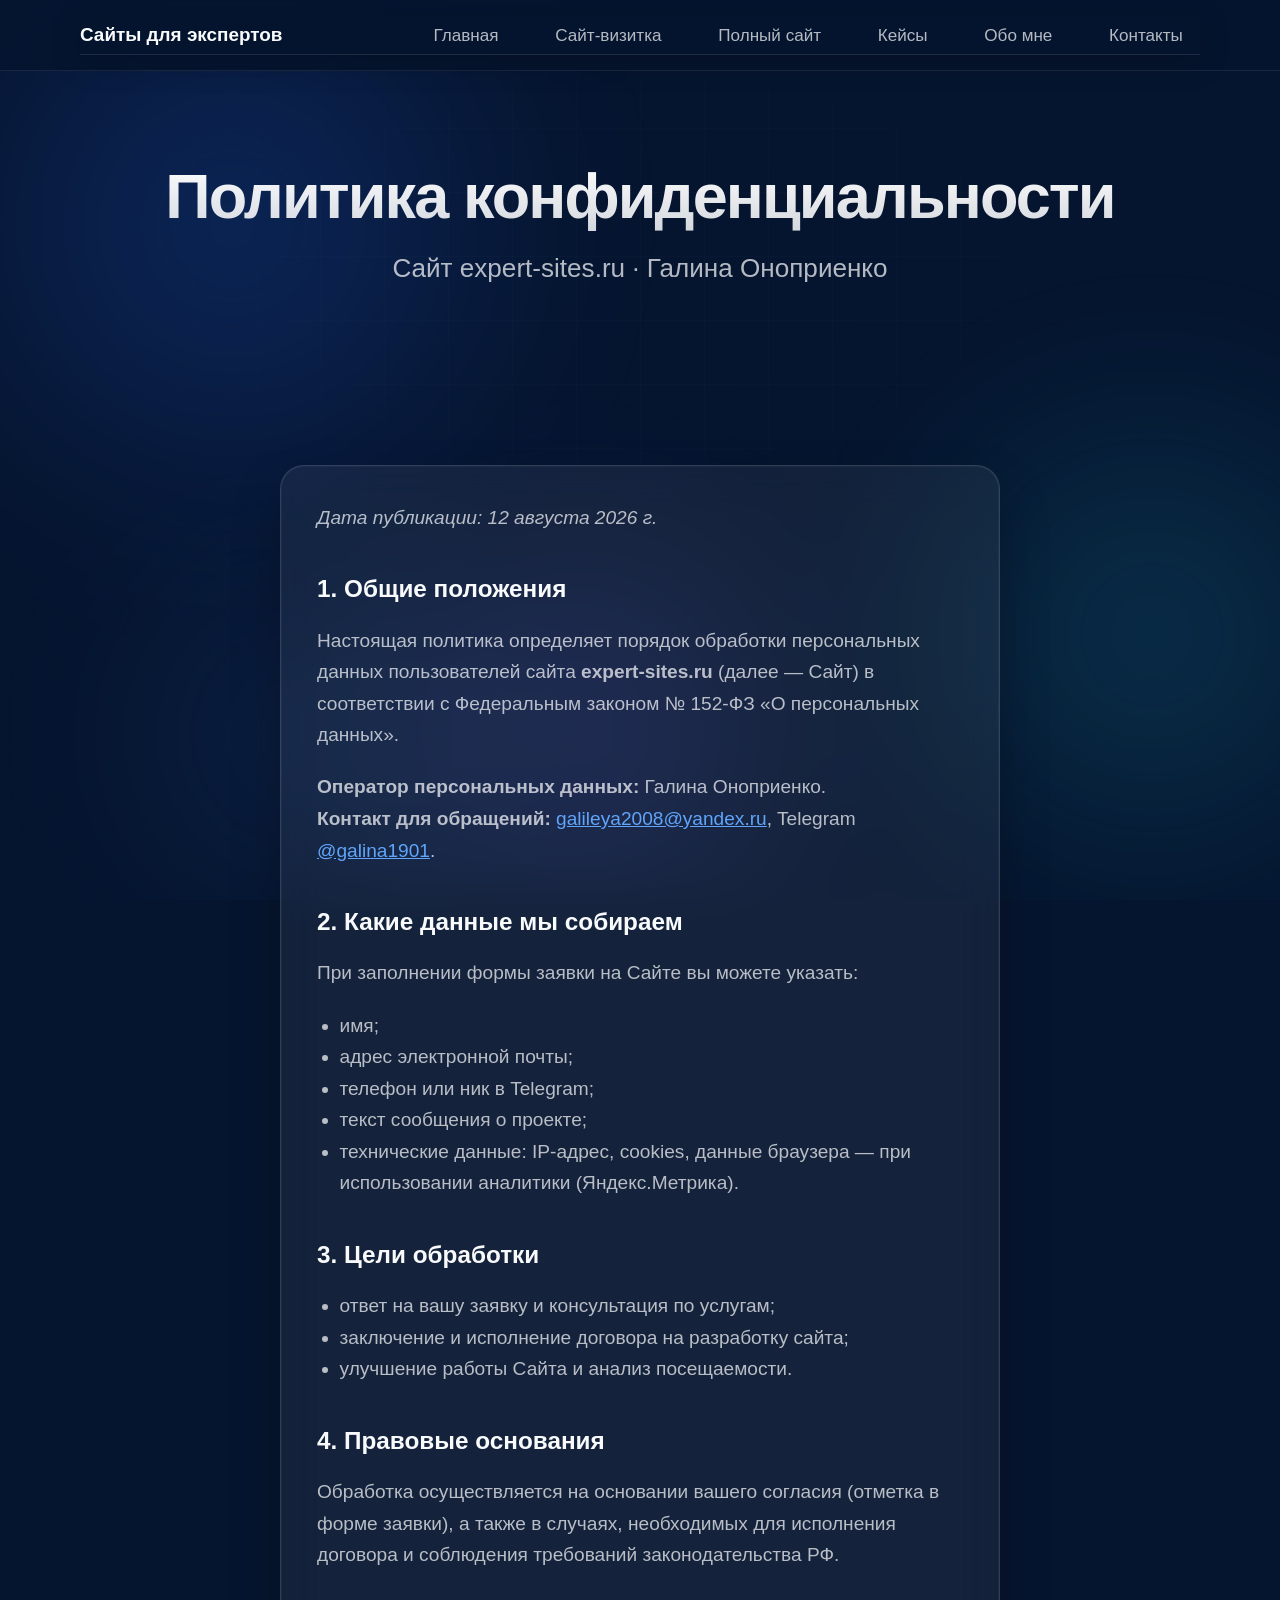
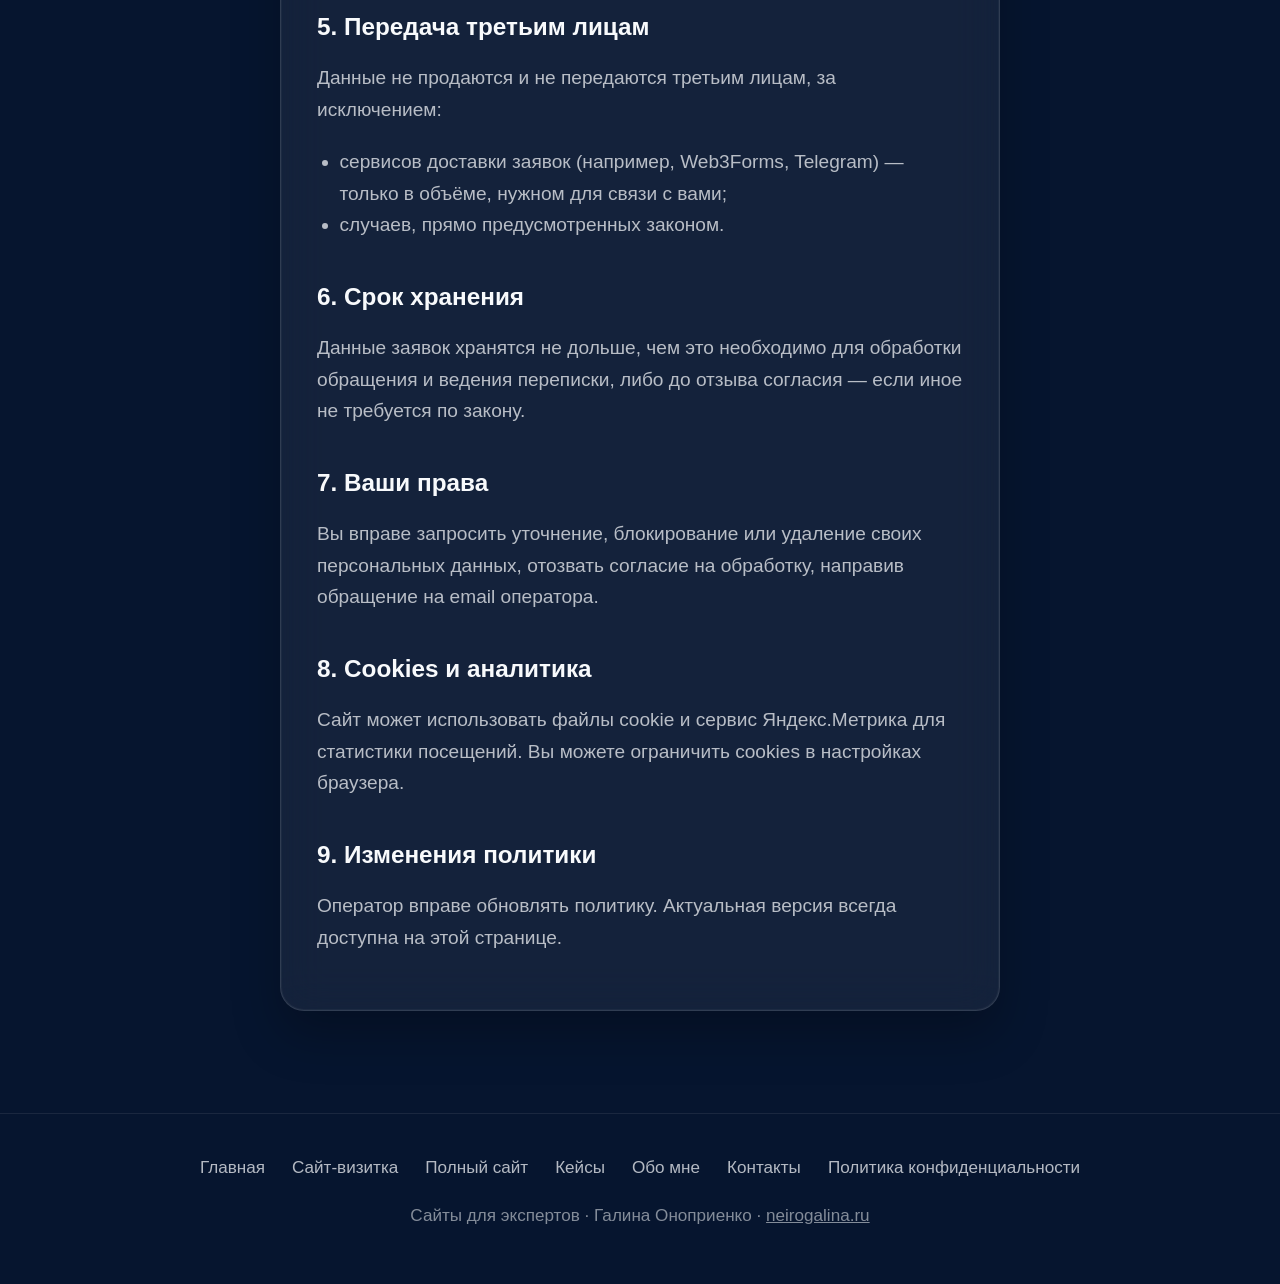
<file: politika-konfidentsialnosti/index.html>
<!DOCTYPE html>
<html lang="ru">
<head>
  <meta charset="UTF-8">
  <meta name="viewport" content="width=device-width, initial-scale=1.0">
  <meta name="description" content="Политика конфиденциальности сайта expert-sites.ru. Обработка персональных данных оператором Галина Оноприенко (152-ФЗ).">
  <meta name="robots" content="index, follow">
  <meta name="theme-color" content="#06152F">
  <link rel="canonical" href="https://expert-sites.ru/politika-konfidentsialnosti/">
  <title>Политика конфиденциальности | Сайты для экспертов</title>
  <link rel="stylesheet" href="../assets/css/main.css">
  <link rel="stylesheet" href="/assets/css/back-to-top.css">
</head>
<body>
  <div class="ng-page">
    <div class="ng-waves" aria-hidden="true">
      <div class="ng-wave ng-wave--1"></div>
      <div class="ng-wave ng-wave--2"></div>
      <div class="ng-wave ng-wave--3"></div>
      <div class="ng-wave ng-wave--4"></div>
    </div>
    <div class="ng-grid-overlay" aria-hidden="true"></div>

    <header class="ng-header">
      <div class="ng-container ng-nav">
        <a class="ng-nav-logo" href="../">Сайты для экспертов</a>
        <nav aria-label="Основная навигация">
          <ul class="ng-nav-links">
            <li><a href="../">Главная</a></li>
            <li><a href="../vizitka/">Сайт-визитка</a></li>
            <li><a href="../polnyj-sajt/">Полный сайт</a></li>
            <li><a href="../kejsy/">Кейсы</a></li>
            <li><a href="../o-mne/">Обо мне</a></li>
            <li><a href="../kontakty/">Контакты</a></li>
          </ul>
        </nav>
      </div>
    </header>

    <header class="ng-page-hero ng-section">
      <div class="ng-container">
        <h1 class="ng-h1">Политика конфиденциальности</h1>
        <p class="ng-lead">Сайт expert-sites.ru · Галина Оноприенко</p>
      </div>
    </header>

    <section class="ng-section ng-reveal">
      <div class="ng-container">
        <div class="ng-prose ng-glass" style="padding: 2rem;">
          <p><em>Дата публикации: 12 августа 2026 г.</em></p>

          <h2>1. Общие положения</h2>
          <p>Настоящая политика определяет порядок обработки персональных данных пользователей сайта <strong>expert-sites.ru</strong> (далее — Сайт) в соответствии с Федеральным законом № 152-ФЗ «О персональных данных».</p>
          <p><strong>Оператор персональных данных:</strong> Галина Оноприенко.<br>
          <strong>Контакт для обращений:</strong> <a href="mailto:galileya2008@yandex.ru" style="color: var(--accent-bright);">galileya2008@yandex.ru</a>, Telegram <a href="https://t.me/galina1901" target="_blank" rel="noopener noreferrer" style="color: var(--accent-bright);">@galina1901</a>.</p>

          <h2>2. Какие данные мы собираем</h2>
          <p>При заполнении формы заявки на Сайте вы можете указать:</p>
          <ul>
            <li>имя;</li>
            <li>адрес электронной почты;</li>
            <li>телефон или ник в Telegram;</li>
            <li>текст сообщения о проекте;</li>
            <li>технические данные: IP-адрес, cookies, данные браузера — при использовании аналитики (Яндекс.Метрика).</li>
          </ul>

          <h2>3. Цели обработки</h2>
          <ul>
            <li>ответ на вашу заявку и консультация по услугам;</li>
            <li>заключение и исполнение договора на разработку сайта;</li>
            <li>улучшение работы Сайта и анализ посещаемости.</li>
          </ul>

          <h2>4. Правовые основания</h2>
          <p>Обработка осуществляется на основании вашего согласия (отметка в форме заявки), а также в случаях, необходимых для исполнения договора и соблюдения требований законодательства РФ.</p>

          <h2>5. Передача третьим лицам</h2>
          <p>Данные не продаются и не передаются третьим лицам, за исключением:</p>
          <ul>
            <li>сервисов доставки заявок (например, Web3Forms, Telegram) — только в объёме, нужном для связи с вами;</li>
            <li>случаев, прямо предусмотренных законом.</li>
          </ul>

          <h2>6. Срок хранения</h2>
          <p>Данные заявок хранятся не дольше, чем это необходимо для обработки обращения и ведения переписки, либо до отзыва согласия — если иное не требуется по закону.</p>

          <h2>7. Ваши права</h2>
          <p>Вы вправе запросить уточнение, блокирование или удаление своих персональных данных, отозвать согласие на обработку, направив обращение на email оператора.</p>

          <h2>8. Cookies и аналитика</h2>
          <p>Сайт может использовать файлы cookie и сервис Яндекс.Метрика для статистики посещений. Вы можете ограничить cookies в настройках браузера.</p>

          <h2>9. Изменения политики</h2>
          <p>Оператор вправе обновлять политику. Актуальная версия всегда доступна на этой странице.</p>
        </div>
      </div>
    </section>

    <footer class="ng-site-footer">
      <div class="ng-container">
        <ul class="ng-footer-nav">
          <li><a href="../">Главная</a></li>
          <li><a href="../vizitka/">Сайт-визитка</a></li>
          <li><a href="../polnyj-sajt/">Полный сайт</a></li>
          <li><a href="../kejsy/">Кейсы</a></li>
          <li><a href="../o-mne/">Обо мне</a></li>
          <li><a href="../kontakty/">Контакты</a></li>
          <li><a href="../politika-konfidentsialnosti/">Политика конфиденциальности</a></li>
        </ul>
        <p class="ng-footer-copy">Сайты для экспертов · Галина Оноприенко · <a href="https://neirogalina.ru/">neirogalina.ru</a></p>
      </div>
    </footer>
  </div>

  <script>
    (function () {
      var reveals = document.querySelectorAll(".ng-reveal");
      if (!reveals.length) return;
      if (!("IntersectionObserver" in window)) {
        reveals.forEach(function (el) { el.classList.add("ng-visible"); });
        return;
      }
      var observer = new IntersectionObserver(
        function (entries) {
          entries.forEach(function (entry) {
            if (entry.isIntersecting) {
              entry.target.classList.add("ng-visible");
              observer.unobserve(entry.target);
            }
          });
        },
        { root: null, rootMargin: "0px 0px -8% 0px", threshold: 0.12 }
      );
      reveals.forEach(function (el) { observer.observe(el); });
    })();
  </script>
  <script src="/assets/js/back-to-top.js" defer></script>
</body>
</html>
</file>
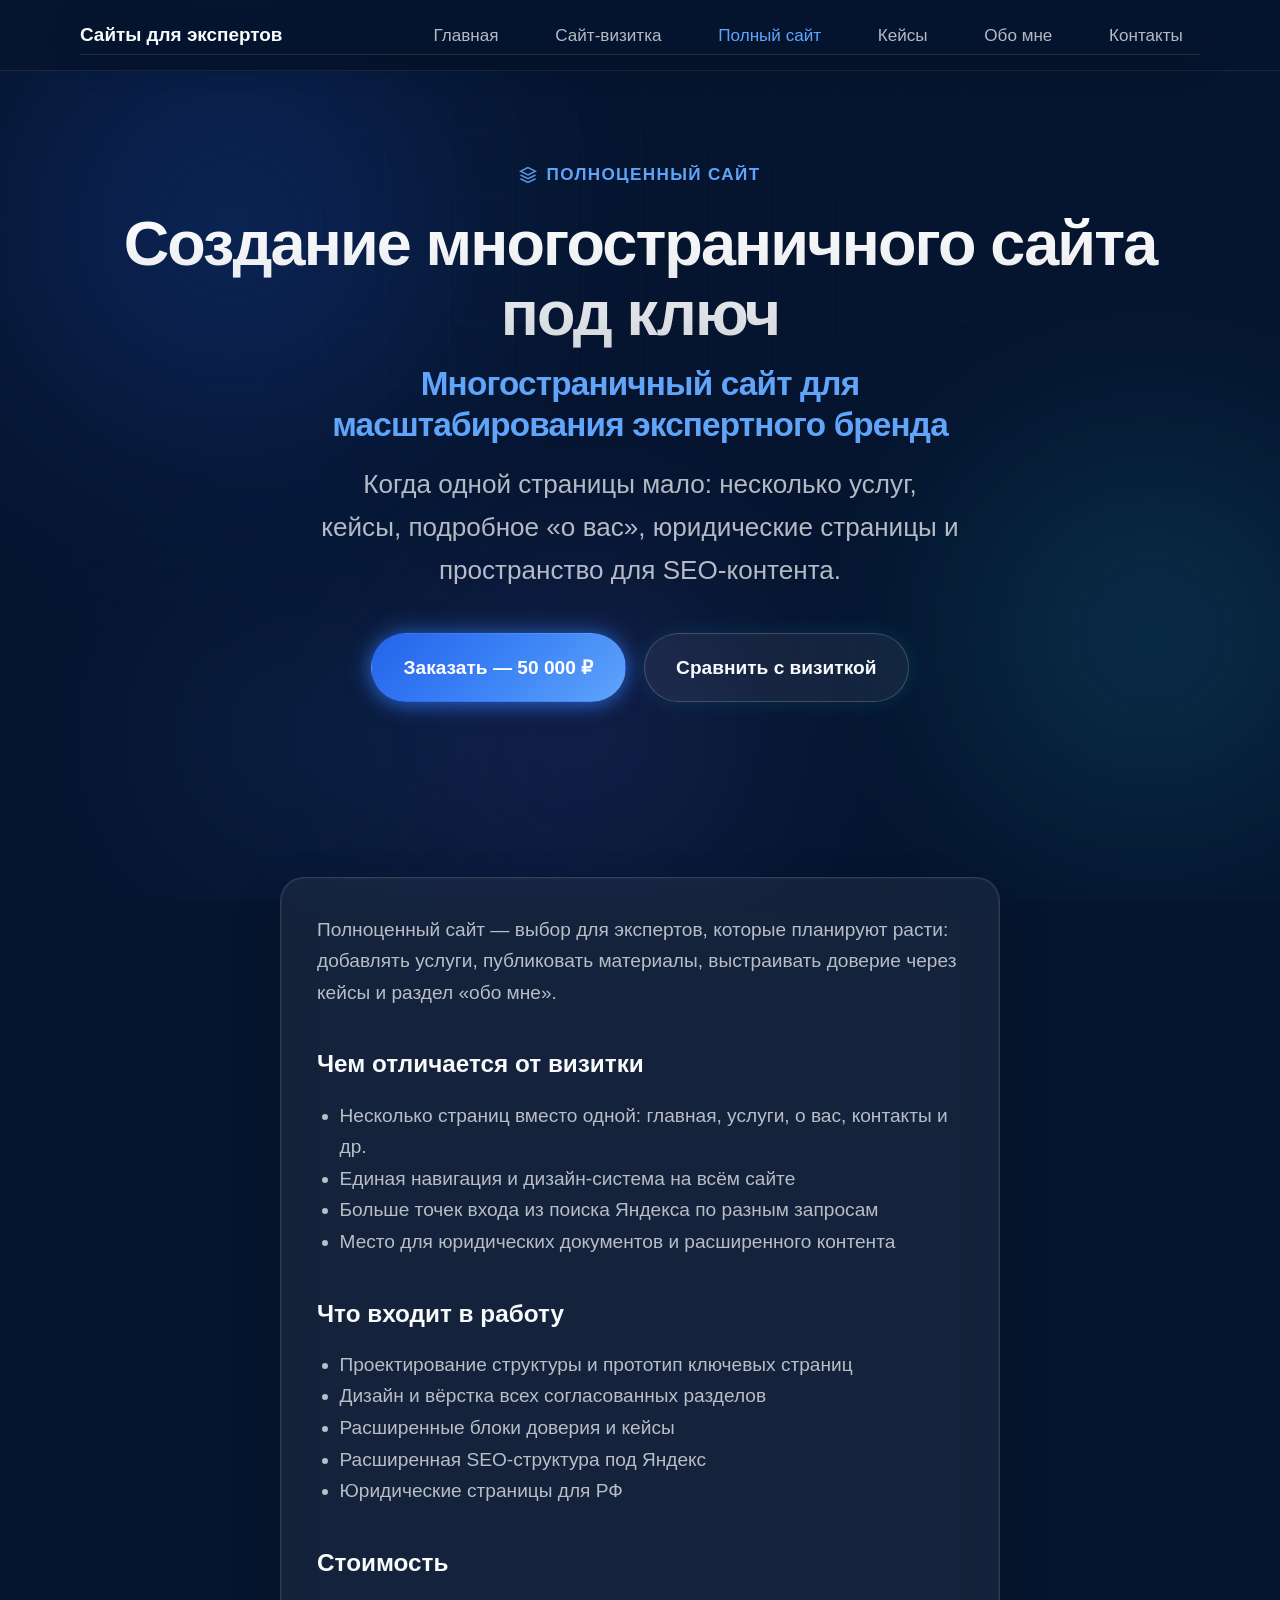
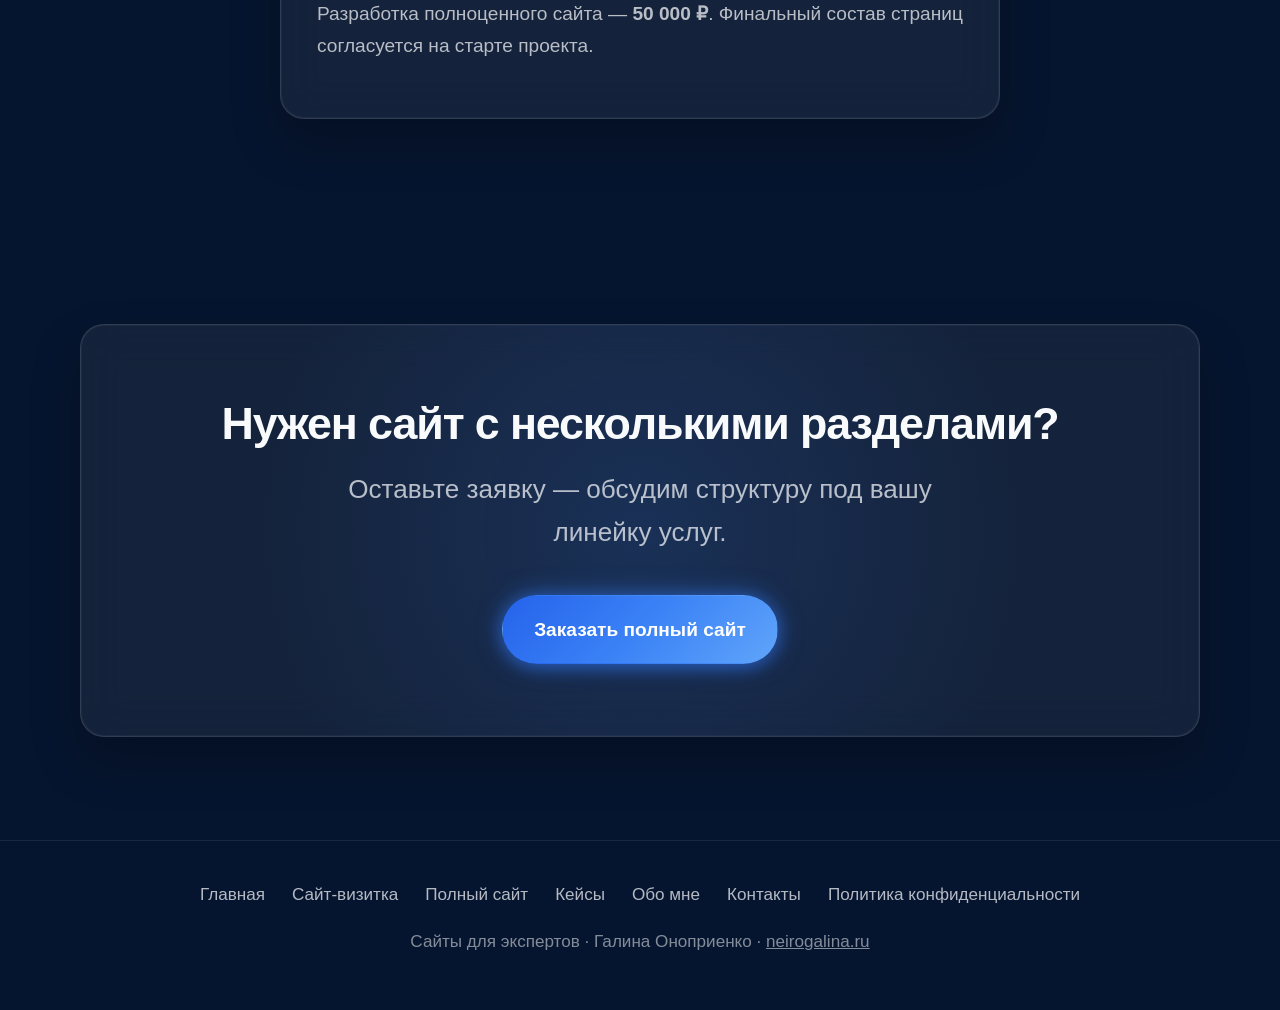
<file: polnyj-sajt/index.html>
<!DOCTYPE html>
<html lang="ru">
<head>
  <meta charset="UTF-8">
  <meta name="viewport" content="width=device-width, initial-scale=1.0">
  <meta name="description" content="Разработка многостраничных сайтов под ключ для экспертов и бизнеса. Услуги, продажи, SEO под Яндекс, интерактивные элементы, формы заявок и собственный домен.">
  <meta name="robots" content="index, follow">
  <meta name="theme-color" content="#06152F">
  <link rel="canonical" href="https://expert-sites.ru/polnyj-sajt/">
  <title>Создание многостраничного сайта под ключ | Expert Sites</title>
  <link rel="icon" href="/favicon.ico" sizes="48x48">
  <link rel="icon" href="/favicon.svg" type="image/svg+xml">
  <meta property="og:type" content="website">
  <meta property="og:locale" content="ru_RU">
  <meta property="og:title" content="Создание многостраничного сайта под ключ | Expert Sites">
  <meta property="og:description" content="Разработка многостраничных сайтов под ключ для экспертов и бизнеса. SEO под Яндекс, интерактивы, формы заявок и собственный домен.">
  <meta property="og:url" content="https://expert-sites.ru/polnyj-sajt/">
  <meta property="og:image" content="https://expert-sites.ru/images/og-cover.svg">
  <script type="application/ld+json">
  {
    "@context": "https://schema.org",
    "@graph": [
      {
        "@type": "BreadcrumbList",
        "itemListElement": [
          { "@type": "ListItem", "position": 1, "name": "Expert Sites", "item": "https://expert-sites.ru/" },
          { "@type": "ListItem", "position": 2, "name": "Многостраничный сайт", "item": "https://expert-sites.ru/polnyj-sajt/" }
        ]
      },
      {
        "@type": "WebPage",
        "@id": "https://expert-sites.ru/polnyj-sajt/#webpage",
        "url": "https://expert-sites.ru/polnyj-sajt/",
        "name": "Создание многостраничного сайта под ключ",
        "description": "Разработка многостраничных сайтов под ключ для экспертов и бизнеса с SEO под Яндекс, интерактивами и формами заявок.",
        "inLanguage": "ru-RU"
      },
      {
        "@type": "Service",
        "name": "Создание многостраничного сайта под ключ",
        "description": "Многостраничный сайт для эксперта или бизнеса: услуги, кейсы, SEO под Яндекс, интерактивные элементы и формы заявок.",
        "url": "https://expert-sites.ru/polnyj-sajt/",
        "provider": {
          "@type": "Person",
          "name": "Галина Оноприенко",
          "url": "https://expert-sites.ru/o-mne/"
        },
        "areaServed": { "@type": "Country", "name": "Россия" }
      }
    ]
  }
  </script>
  <link rel="stylesheet" href="../assets/css/main.css">
  <link rel="stylesheet" href="/assets/css/back-to-top.css">
</head>
<body>
  <div class="ng-page">
    <div class="ng-waves" aria-hidden="true">
      <div class="ng-wave ng-wave--1"></div>
      <div class="ng-wave ng-wave--2"></div>
      <div class="ng-wave ng-wave--3"></div>
      <div class="ng-wave ng-wave--4"></div>
    </div>
    <div class="ng-grid-overlay" aria-hidden="true"></div>

    <header class="ng-header">
      <div class="ng-container ng-nav">
        <a class="ng-nav-logo" href="../">Сайты для экспертов</a>
        <nav aria-label="Основная навигация">
          <ul class="ng-nav-links">
            <li><a href="../">Главная</a></li>
            <li><a href="../vizitka/">Сайт-визитка</a></li>
            <li><a href="../polnyj-sajt/" aria-current="page">Полный сайт</a></li>
            <li><a href="../kejsy/">Кейсы</a></li>
            <li><a href="../o-mne/">Обо мне</a></li>
            <li><a href="../kontakty/">Контакты</a></li>
          </ul>
        </nav>
      </div>
    </header>

    <header class="ng-page-hero ng-section">
      <div class="ng-container">
        <div class="ng-eyebrow">
          <svg viewBox="0 0 24 24" fill="none" stroke="currentColor" stroke-width="2" width="18" height="18"><path d="M12 2L2 7l10 5 10-5-10-5z"/><path d="M2 17l10 5 10-5M2 12l10 5 10-5"/></svg>
          Полноценный сайт
        </div>
        <h1 class="ng-h1">Создание многостраничного сайта под ключ</h1>
        <p class="ng-hero-offer">Многостраничный сайт для масштабирования экспертного бренда</p>
        <p class="ng-lead">Когда одной страницы мало: несколько услуг, кейсы, подробное «о вас», юридические страницы и пространство для SEO-контента.</p>
        <div class="ng-btn-row">
          <a class="ng-btn ng-btn--primary" href="https://neirogalina.ru/siteone" target="_blank" rel="noopener noreferrer">Заказать — 50 000 ₽</a>
          <a class="ng-btn ng-btn--secondary" href="../vizitka/">Сравнить с визиткой</a>
        </div>
      </div>
    </header>

    <section class="ng-section ng-reveal">
      <div class="ng-container">
        <div class="ng-prose ng-glass" style="padding: 2rem;">
          <p>Полноценный сайт — выбор для экспертов, которые планируют расти: добавлять услуги, публиковать материалы, выстраивать доверие через кейсы и раздел «обо мне».</p>

          <h2>Чем отличается от визитки</h2>
          <ul>
            <li>Несколько страниц вместо одной: главная, услуги, о вас, контакты и др.</li>
            <li>Единая навигация и дизайн-система на всём сайте</li>
            <li>Больше точек входа из поиска Яндекса по разным запросам</li>
            <li>Место для юридических документов и расширенного контента</li>
          </ul>

          <h2>Что входит в работу</h2>
          <ul>
            <li>Проектирование структуры и прототип ключевых страниц</li>
            <li>Дизайн и вёрстка всех согласованных разделов</li>
            <li>Расширенные блоки доверия и кейсы</li>
            <li>Расширенная SEO-структура под Яндекс</li>
            <li>Юридические страницы для РФ</li>
          </ul>

          <h2>Стоимость</h2>
          <p>Разработка полноценного сайта — <strong>50 000 ₽</strong>. Финальный состав страниц согласуется на старте проекта.</p>
        </div>
      </div>
    </section>

    <section class="ng-section ng-cta ng-reveal">
      <div class="ng-container">
        <div class="ng-cta-box ng-glass">
          <h2 class="ng-h2">Нужен сайт с несколькими разделами?</h2>
          <p class="ng-lead">Оставьте заявку — обсудим структуру под вашу линейку услуг.</p>
          <div class="ng-btn-row">
            <a class="ng-btn ng-btn--primary" href="https://neirogalina.ru/siteone" target="_blank" rel="noopener noreferrer">Заказать полный сайт</a>
          </div>
        </div>
      </div>
    </section>

    <footer class="ng-site-footer">
      <div class="ng-container">
        <ul class="ng-footer-nav">
          <li><a href="../">Главная</a></li>
          <li><a href="../vizitka/">Сайт-визитка</a></li>
          <li><a href="../polnyj-sajt/">Полный сайт</a></li>
          <li><a href="../kejsy/">Кейсы</a></li>
          <li><a href="../o-mne/">Обо мне</a></li>
          <li><a href="../kontakty/">Контакты</a></li>
          <li><a href="../politika-konfidentsialnosti/">Политика конфиденциальности</a></li>
        </ul>
        <p class="ng-footer-copy">Сайты для экспертов · Галина Оноприенко · <a href="https://neirogalina.ru/">neirogalina.ru</a></p>
      </div>
    </footer>
  </div>

  <script>
    (function () {
      var reveals = document.querySelectorAll(".ng-reveal");
      if (!reveals.length) return;
      if (!("IntersectionObserver" in window)) {
        reveals.forEach(function (el) { el.classList.add("ng-visible"); });
        return;
      }
      var observer = new IntersectionObserver(
        function (entries) {
          entries.forEach(function (entry) {
            if (entry.isIntersecting) {
              entry.target.classList.add("ng-visible");
              observer.unobserve(entry.target);
            }
          });
        },
        { root: null, rootMargin: "0px 0px -8% 0px", threshold: 0.12 }
      );
      reveals.forEach(function (el) { observer.observe(el); });
    })();
  </script>
  <script src="/assets/js/back-to-top.js" defer></script>
</body>
</html>
</file>
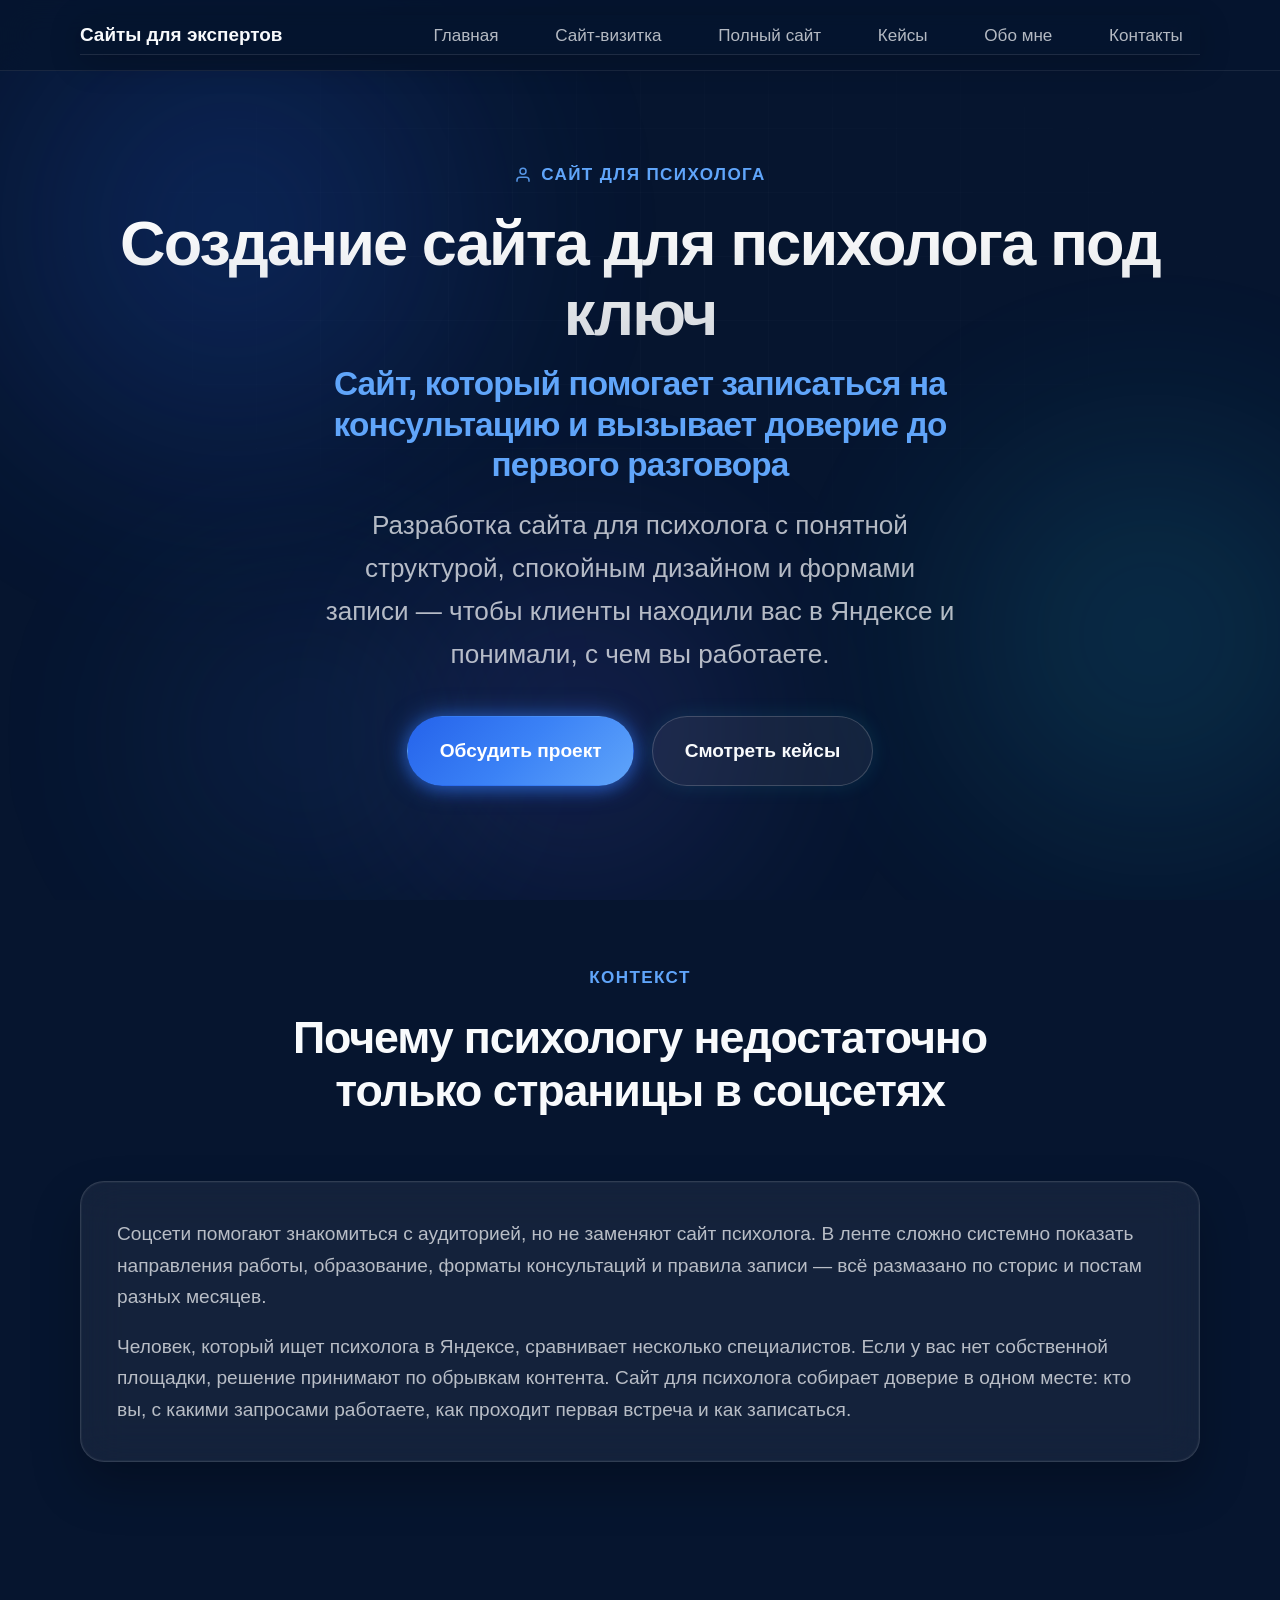
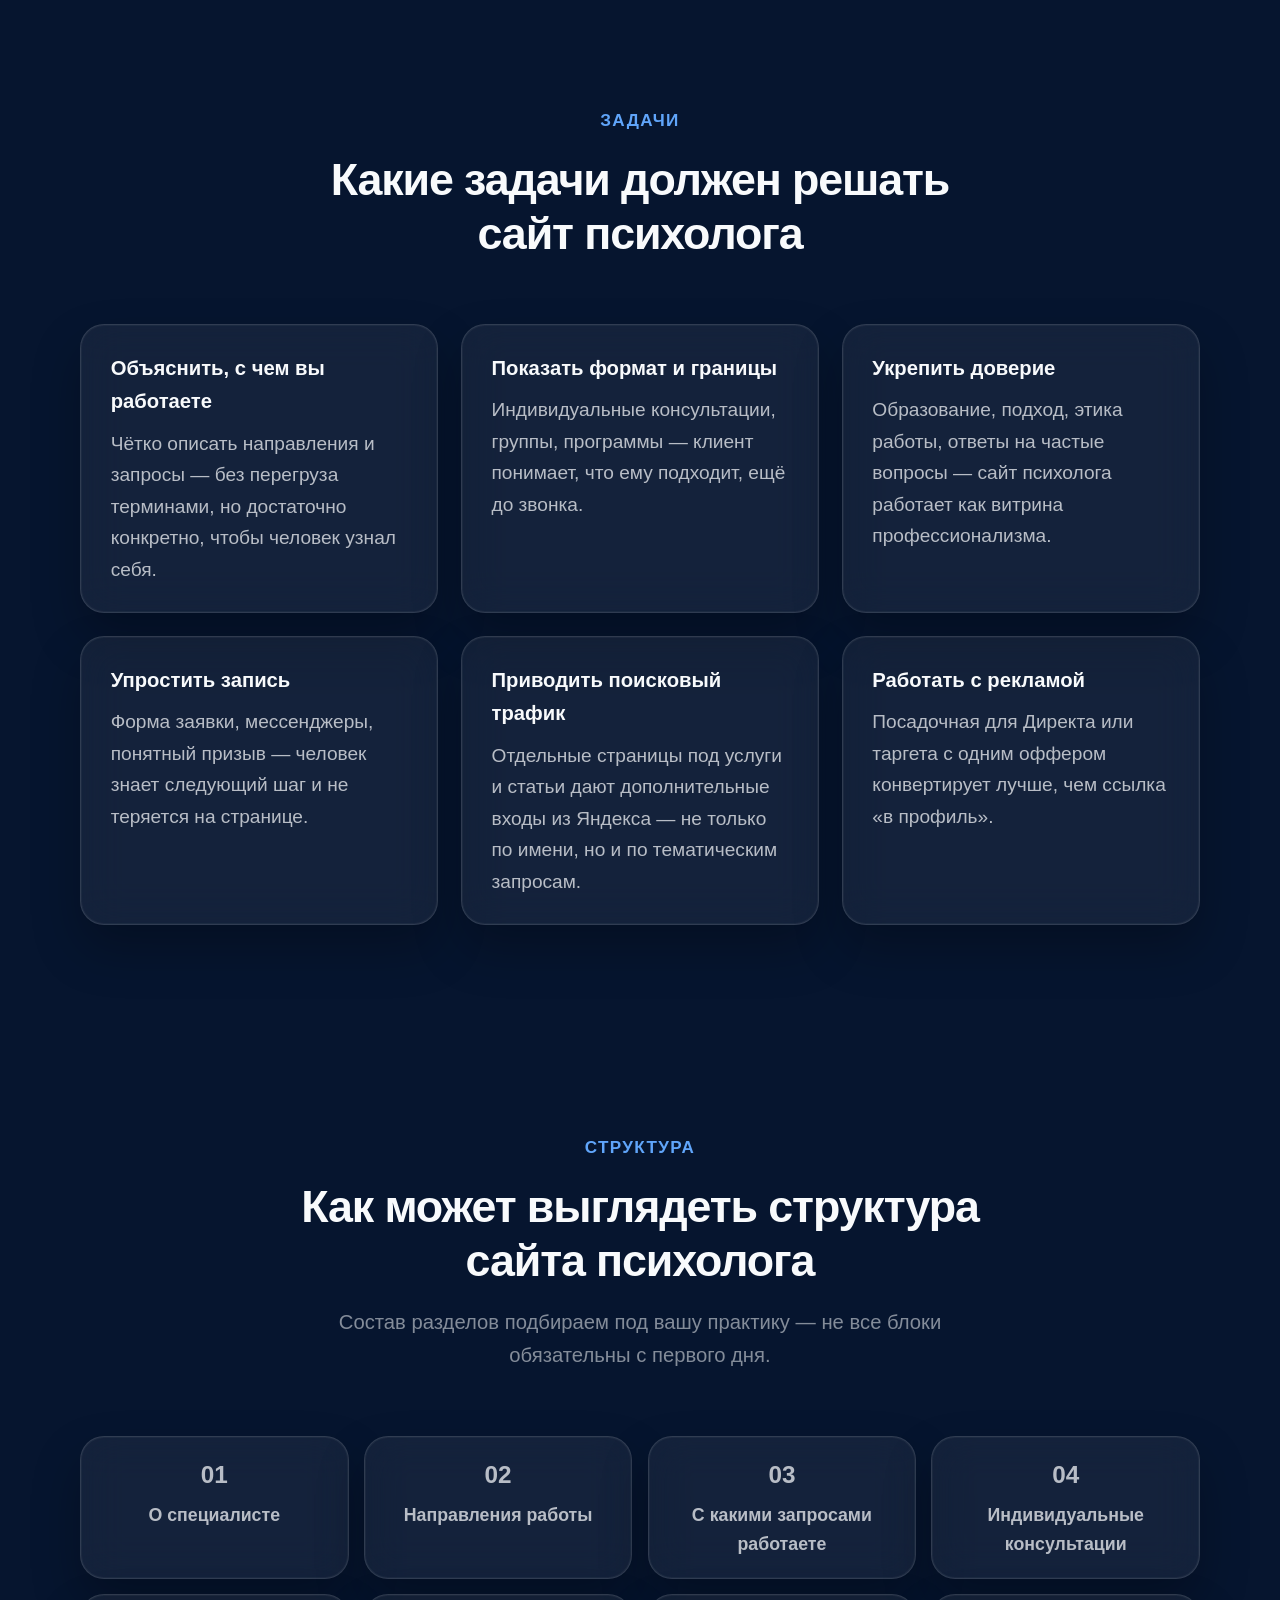
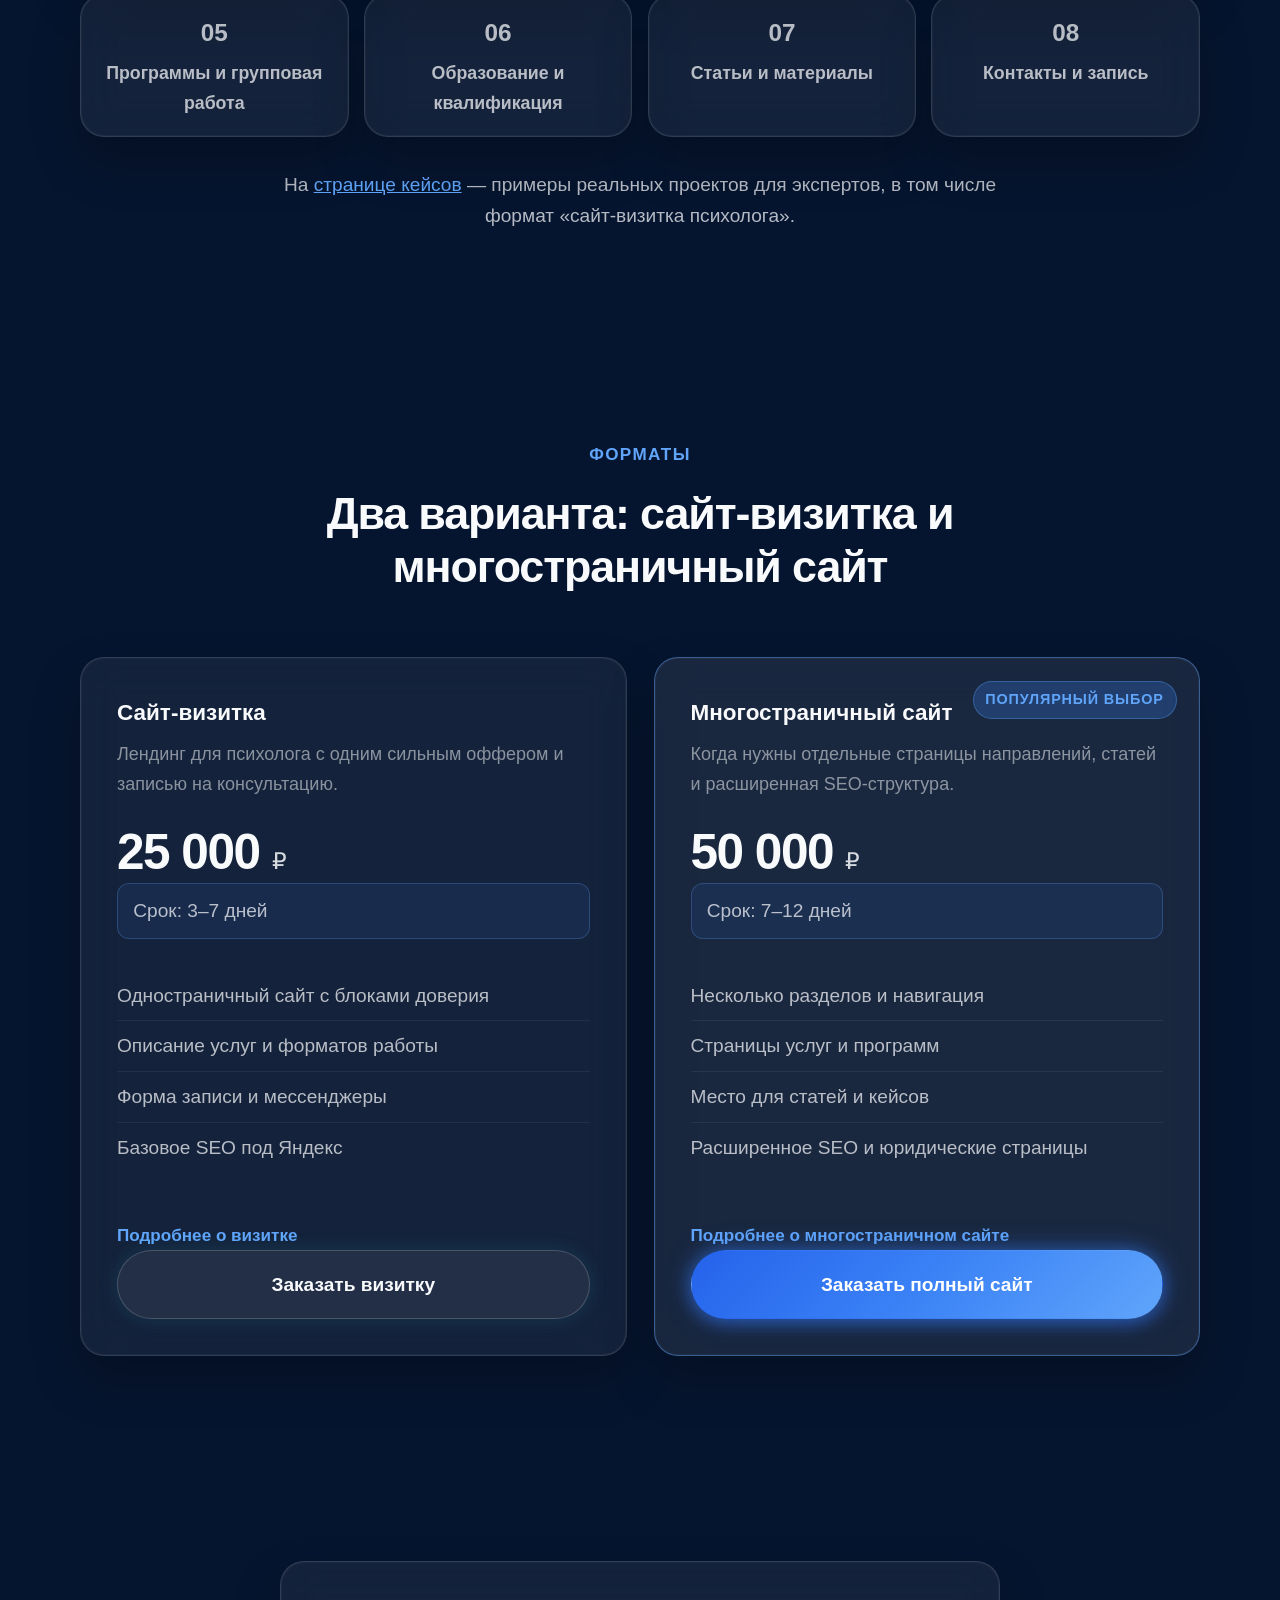
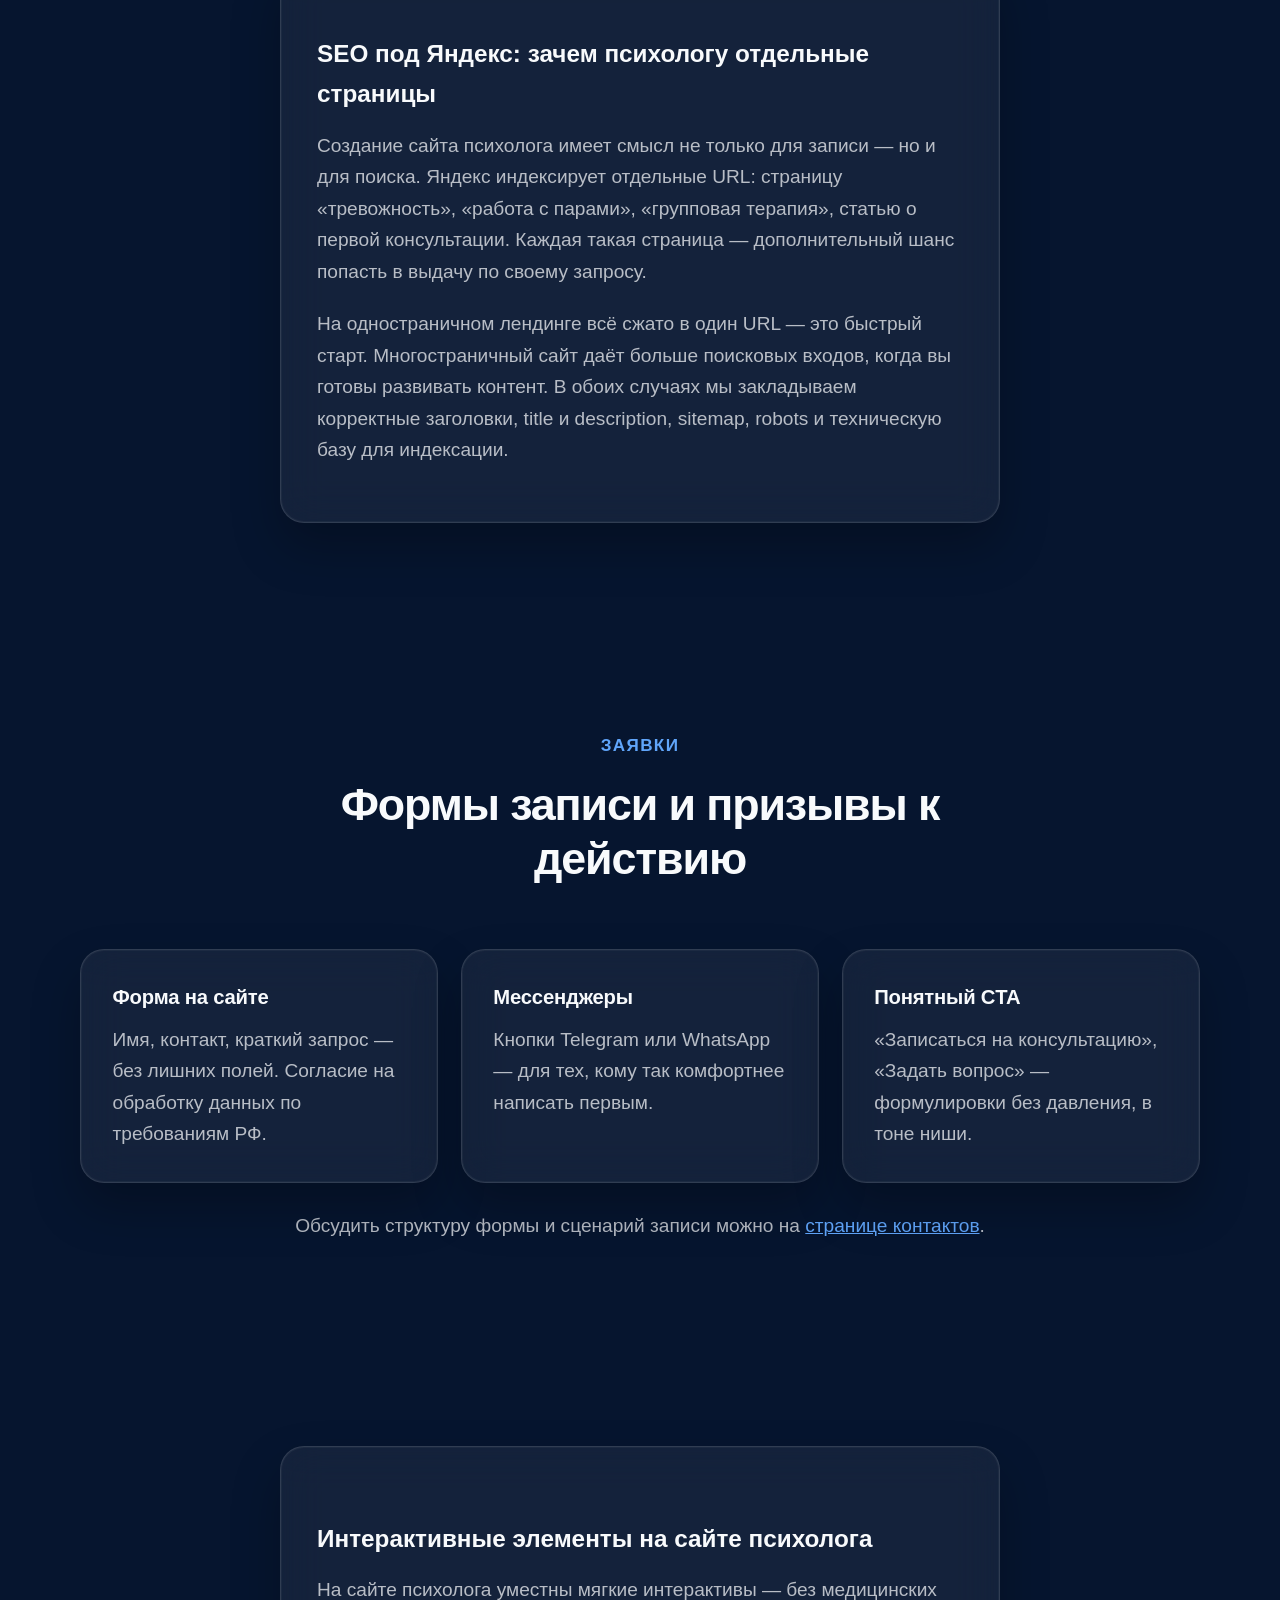
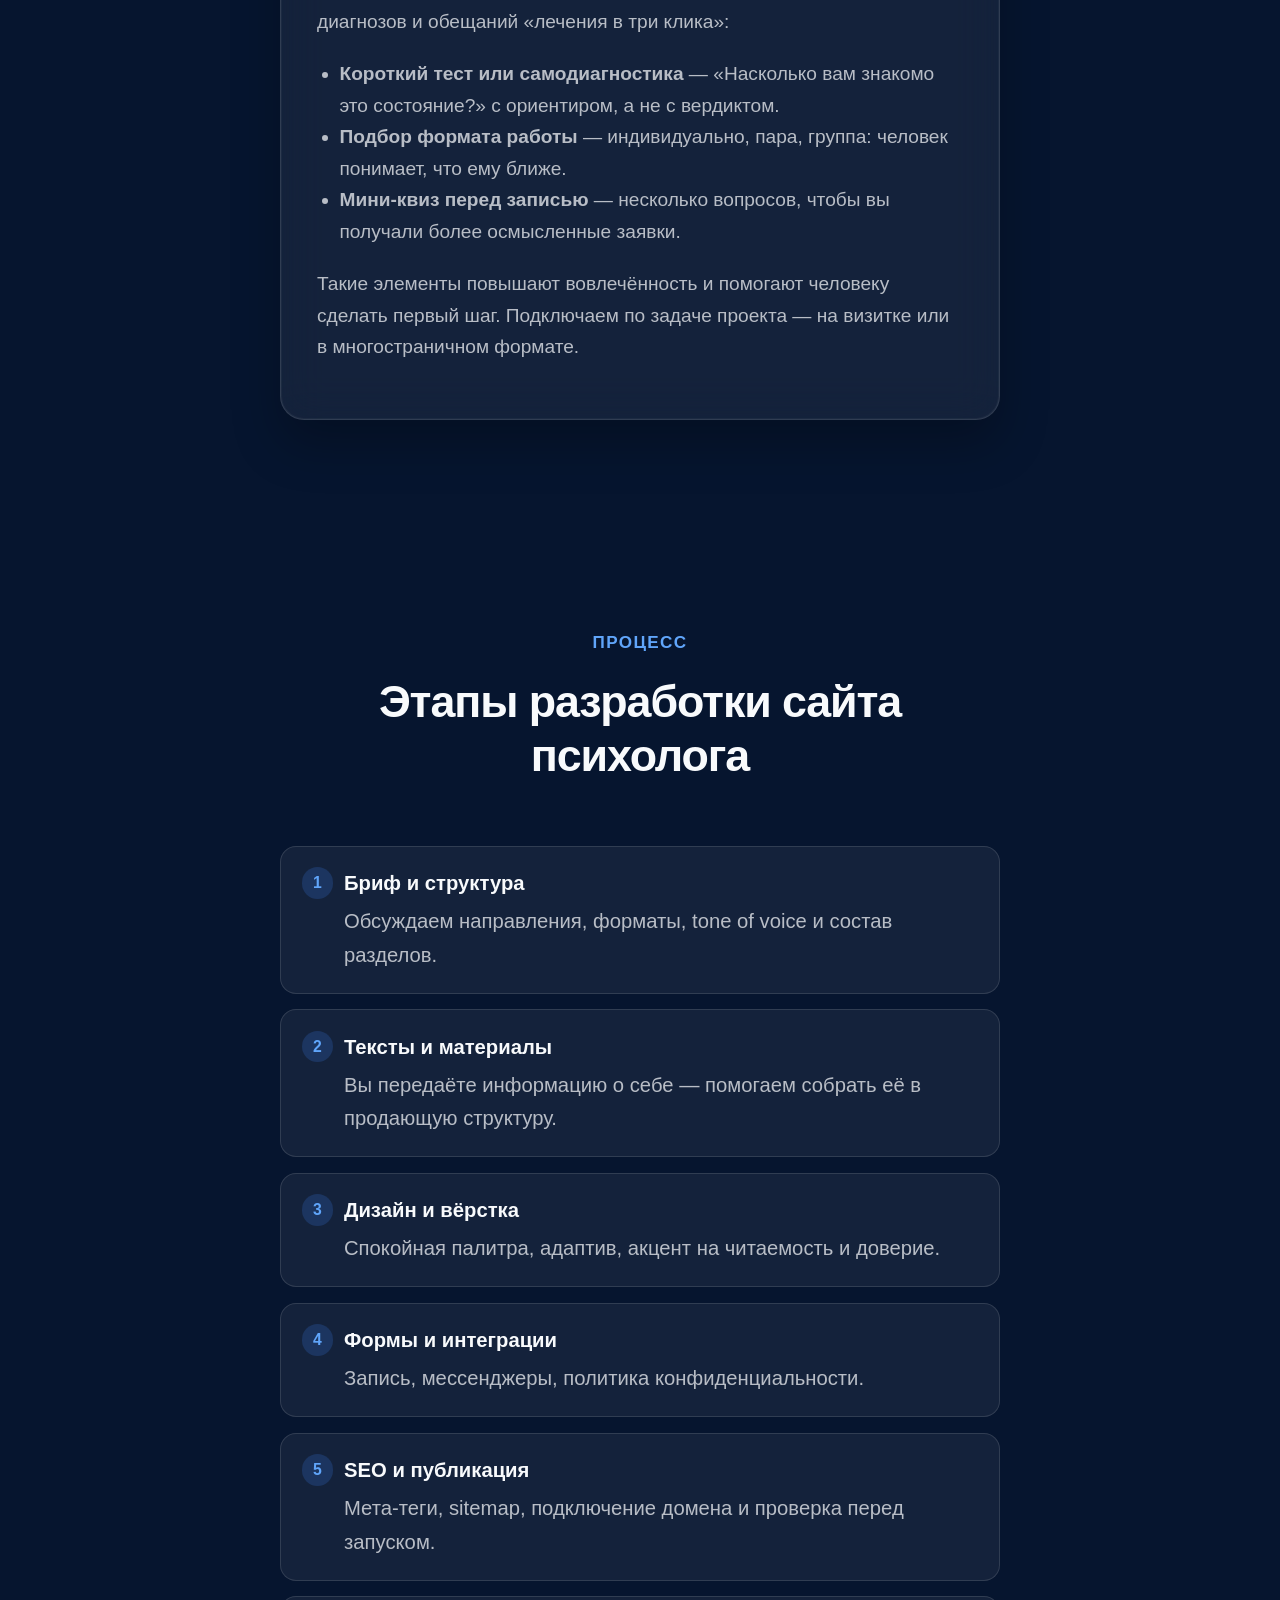
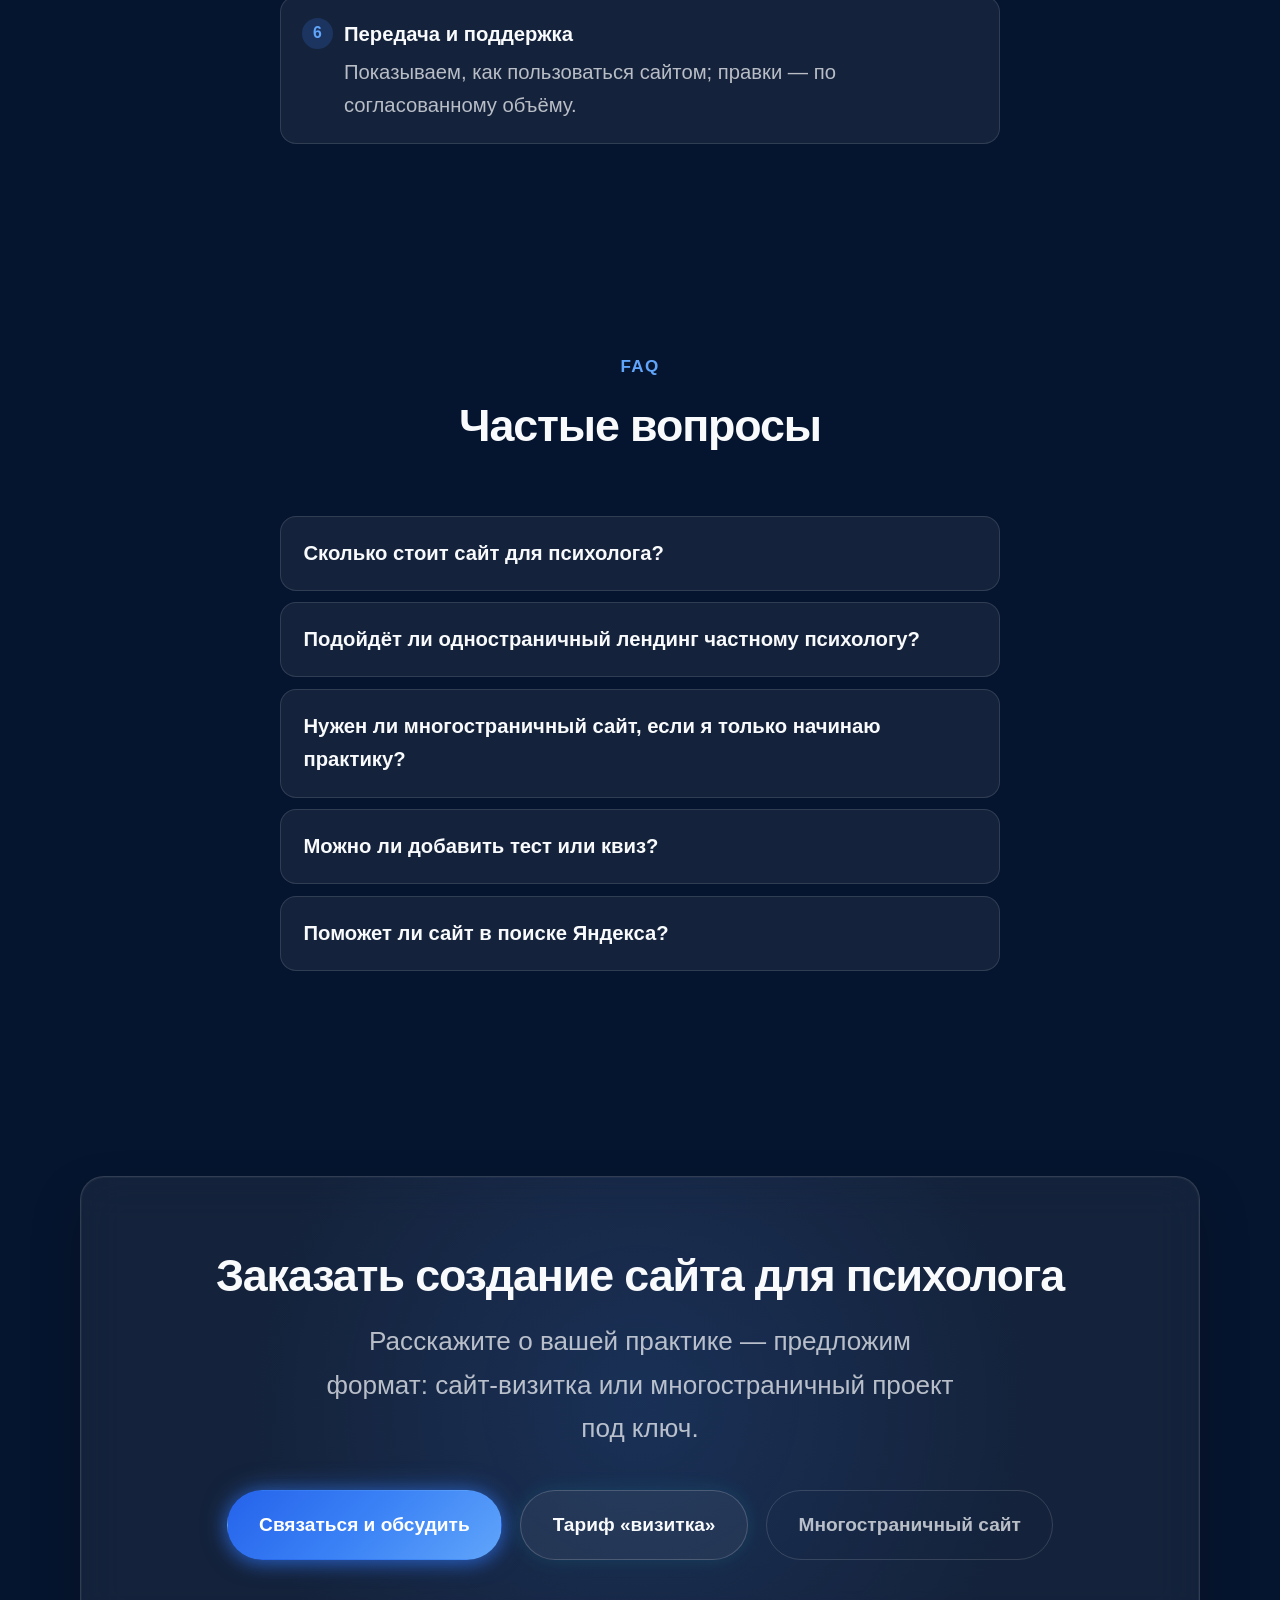
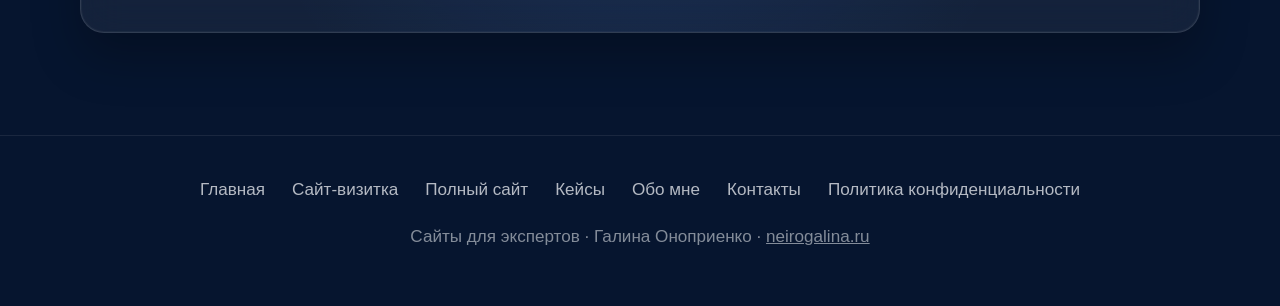
<file: sajt-dlya-psihologa/index.html>
<!DOCTYPE html>
<html lang="ru">
<head>
  <meta charset="UTF-8">
  <meta name="viewport" content="width=device-width, initial-scale=1.0">
  <meta name="description" content="Создание сайтов для психологов под ключ: услуги, направления работы, запись на консультацию, экспертный контент и подготовка сайта к продвижению в Яндексе.">
  <meta name="robots" content="index, follow">
  <meta name="theme-color" content="#06152F">
  <link rel="canonical" href="https://expert-sites.ru/sajt-dlya-psihologa/">
  <title>Создание сайта для психолога под ключ | Expert Sites</title>
  <link rel="icon" href="/favicon.ico" sizes="48x48">
  <link rel="icon" href="/favicon.svg" type="image/svg+xml">
  <meta property="og:type" content="website">
  <meta property="og:locale" content="ru_RU">
  <meta property="og:title" content="Создание сайта для психолога под ключ | Expert Sites">
  <meta property="og:description" content="Создание сайтов для психологов под ключ: услуги, направления работы, запись на консультацию и SEO под Яндекс.">
  <meta property="og:url" content="https://expert-sites.ru/sajt-dlya-psihologa/">
  <meta property="og:image" content="https://expert-sites.ru/images/og-cover.svg">
  <script type="application/ld+json">
  {
    "@context": "https://schema.org",
    "@graph": [
      {
        "@type": "BreadcrumbList",
        "itemListElement": [
          { "@type": "ListItem", "position": 1, "name": "Expert Sites", "item": "https://expert-sites.ru/" },
          { "@type": "ListItem", "position": 2, "name": "Сайт для психолога", "item": "https://expert-sites.ru/sajt-dlya-psihologa/" }
        ]
      },
      {
        "@type": "WebPage",
        "@id": "https://expert-sites.ru/sajt-dlya-psihologa/#webpage",
        "url": "https://expert-sites.ru/sajt-dlya-psihologa/",
        "name": "Создание сайта для психолога под ключ",
        "description": "Создание сайтов для психологов под ключ: услуги, направления работы, запись на консультацию, экспертный контент и подготовка к продвижению в Яндексе.",
        "inLanguage": "ru-RU"
      },
      {
        "@type": "Service",
        "name": "Создание сайта для психолога под ключ",
        "description": "Разработка сайта психолога: структура под запись на консультацию, направления работы, SEO под Яндекс и формы заявок.",
        "url": "https://expert-sites.ru/sajt-dlya-psihologa/",
        "provider": {
          "@type": "Person",
          "name": "Галина Оноприенко",
          "url": "https://expert-sites.ru/o-mne/"
        },
        "areaServed": { "@type": "Country", "name": "Россия" },
        "audience": {
          "@type": "Audience",
          "audienceType": "Психологи и психотерапевты"
        }
      },
      {
        "@type": "FAQPage",
        "mainEntity": [
          {
            "@type": "Question",
            "name": "Сколько стоит сайт для психолога?",
            "acceptedAnswer": {
              "@type": "Answer",
              "text": "Сайт-визитка — от 25 000 ₽, многостраничный сайт — от 50 000 ₽. Точная стоимость зависит от объёма разделов и материалов."
            }
          },
          {
            "@type": "Question",
            "name": "Подойдёт ли одностраничный лендинг частному психологу?",
            "acceptedAnswer": {
              "@type": "Answer",
              "text": "Да, если у вас одно основное направление и нужна быстрая запись на консультацию. Лендинг для психолога закрывает задачу представления услуги и сбора заявок."
            }
          },
          {
            "@type": "Question",
            "name": "Можно ли добавить на сайт тест или квиз?",
            "acceptedAnswer": {
              "@type": "Answer",
              "text": "Да. Это может быть мягкая самодиагностика или подбор формата работы — без постановки медицинских диагнозов. Такой интерактив помогает человеку сориентироваться и оставить заявку."
            }
          },
          {
            "@type": "Question",
            "name": "Поможет ли сайт психолога в поиске Яндекса?",
            "acceptedAnswer": {
              "@type": "Answer",
              "text": "Сайт с отдельными страницами направлений и статей даёт дополнительные точки входа из поиска. Мы закладываем базовую SEO-структуру: заголовки, мета-теги, sitemap и техническую подготовку к индексации."
            }
          },
          {
            "@type": "Question",
            "name": "Сколько времени занимает разработка?",
            "acceptedAnswer": {
              "@type": "Answer",
              "text": "Сайт-визитка обычно готов за 3–7 дней, многостраничный проект — за 7–12 дней с учётом согласований."
            }
          }
        ]
      }
    ]
  }
  </script>
  <link rel="stylesheet" href="../assets/css/main.css">
  <link rel="stylesheet" href="/assets/css/back-to-top.css">
  <style>
    .ng-faq { max-width: 720px; margin-inline: auto; display: grid; gap: 0.65rem; }
    .ng-faq details { border-radius: var(--radius-md); border: 1px solid var(--glass-border); background: var(--glass-bg); overflow: hidden; }
    .ng-faq summary { padding: 1.1rem 1.25rem; font-weight: 600; color: var(--text-primary); cursor: pointer; list-style: none; }
    .ng-faq summary::-webkit-details-marker { display: none; }
    .ng-faq summary:focus-visible { outline: 2px solid var(--accent-bright); outline-offset: -2px; }
    .ng-faq details[open] summary { border-bottom: 1px solid var(--glass-border); }
    .ng-faq details p { padding: 0 1.25rem 1.1rem; color: var(--text-secondary); font-size: 1rem; line-height: 1.65; }
    .ng-steps { counter-reset: step; list-style: none; margin: 0; padding: 0; display: grid; gap: 0.85rem; max-width: 720px; margin-inline: auto; }
    .ng-steps li { counter-increment: step; padding: 1.15rem 1.25rem 1.15rem 3.5rem; position: relative; border-radius: var(--radius-md); border: 1px solid var(--glass-border); background: var(--glass-bg); color: var(--text-secondary); }
    .ng-steps li::before { content: counter(step); position: absolute; left: 1.15rem; top: 1.15rem; width: 1.75rem; height: 1.75rem; display: grid; place-items: center; font-size: 0.875rem; font-weight: 700; border-radius: 50%; background: rgba(59, 130, 246, 0.2); color: var(--accent-bright); }
    .ng-steps strong { color: var(--text-primary); display: block; margin-bottom: 0.25rem; }
    .ng-structure-grid { display: grid; grid-template-columns: repeat(auto-fit, minmax(220px, 1fr)); gap: 0.85rem; margin-top: 1.25rem; }
    .ng-structure-item { padding: 1rem 1.15rem; font-size: 0.9875rem; font-weight: 600; color: var(--text-secondary); text-align: center; }
    .ng-structure-item span { display: block; font-size: 1.35rem; margin-bottom: 0.35rem; }
  </style>
</head>
<body>
  <div class="ng-page">
    <div class="ng-waves" aria-hidden="true">
      <div class="ng-wave ng-wave--1"></div>
      <div class="ng-wave ng-wave--2"></div>
      <div class="ng-wave ng-wave--3"></div>
      <div class="ng-wave ng-wave--4"></div>
    </div>
    <div class="ng-grid-overlay" aria-hidden="true"></div>

    <header class="ng-header">
      <div class="ng-container ng-nav">
        <a class="ng-nav-logo" href="../">Сайты для экспертов</a>
        <nav aria-label="Основная навигация">
          <ul class="ng-nav-links">
            <li><a href="../">Главная</a></li>
            <li><a href="../vizitka/">Сайт-визитка</a></li>
            <li><a href="../polnyj-sajt/">Полный сайт</a></li>
            <li><a href="../kejsy/">Кейсы</a></li>
            <li><a href="../o-mne/">Обо мне</a></li>
            <li><a href="../kontakty/">Контакты</a></li>
          </ul>
        </nav>
      </div>
    </header>

    <header class="ng-page-hero ng-section">
      <div class="ng-container">
        <div class="ng-eyebrow">
          <svg viewBox="0 0 24 24" fill="none" stroke="currentColor" stroke-width="2" width="18" height="18" aria-hidden="true"><path d="M20 21v-2a4 4 0 0 0-4-4H8a4 4 0 0 0-4 4v2"/><circle cx="12" cy="7" r="4"/></svg>
          Сайт для психолога
        </div>
        <h1 class="ng-h1">Создание сайта для психолога под ключ</h1>
        <p class="ng-hero-offer">Сайт, который помогает записаться на консультацию и вызывает доверие до первого разговора</p>
        <p class="ng-lead">Разработка сайта для психолога с понятной структурой, спокойным дизайном и формами записи — чтобы клиенты находили вас в Яндексе и понимали, с чем вы работаете.</p>
        <div class="ng-btn-row">
          <a class="ng-btn ng-btn--primary" href="../kontakty/">Обсудить проект</a>
          <a class="ng-btn ng-btn--secondary" href="../kejsy/">Смотреть кейсы</a>
        </div>
      </div>
    </header>

    <main id="main-content">

    <section class="ng-section ng-reveal" aria-labelledby="why-not-social">
      <div class="ng-container">
        <div class="ng-section-header">
          <div class="ng-eyebrow">Контекст</div>
          <h2 class="ng-h2" id="why-not-social">Почему психологу недостаточно только страницы в соцсетях</h2>
        </div>
        <div class="ng-expert-intro ng-glass" style="padding: 2rem;">
          <p>Соцсети помогают знакомиться с аудиторией, но не заменяют сайт психолога. В ленте сложно системно показать направления работы, образование, форматы консультаций и правила записи — всё размазано по сторис и постам разных месяцев.</p>
          <p>Человек, который ищет психолога в Яндексе, сравнивает несколько специалистов. Если у вас нет собственной площадки, решение принимают по обрывкам контента. Сайт для психолога собирает доверие в одном месте: кто вы, с какими запросами работаете, как проходит первая встреча и как записаться.</p>
        </div>
      </div>
    </section>

    <section class="ng-section ng-reveal" aria-labelledby="site-tasks">
      <div class="ng-container">
        <div class="ng-section-header">
          <div class="ng-eyebrow">Задачи</div>
          <h2 class="ng-h2" id="site-tasks">Какие задачи должен решать сайт психолога</h2>
        </div>
        <div class="ng-expert-grid">
          <article class="ng-expert-card ng-glass">
            <h3>Объяснить, с чем вы работаете</h3>
            <p>Чётко описать направления и запросы — без перегруза терминами, но достаточно конкретно, чтобы человек узнал себя.</p>
          </article>
          <article class="ng-expert-card ng-glass">
            <h3>Показать формат и границы</h3>
            <p>Индивидуальные консультации, группы, программы — клиент понимает, что ему подходит, ещё до звонка.</p>
          </article>
          <article class="ng-expert-card ng-glass">
            <h3>Укрепить доверие</h3>
            <p>Образование, подход, этика работы, ответы на частые вопросы — сайт психолога работает как витрина профессионализма.</p>
          </article>
          <article class="ng-expert-card ng-glass">
            <h3>Упростить запись</h3>
            <p>Форма заявки, мессенджеры, понятный призыв — человек знает следующий шаг и не теряется на странице.</p>
          </article>
          <article class="ng-expert-card ng-glass">
            <h3>Приводить поисковый трафик</h3>
            <p>Отдельные страницы под услуги и статьи дают дополнительные входы из Яндекса — не только по имени, но и по тематическим запросам.</p>
          </article>
          <article class="ng-expert-card ng-glass">
            <h3>Работать с рекламой</h3>
            <p>Посадочная для Директа или таргета с одним оффером конвертирует лучше, чем ссылка «в профиль».</p>
          </article>
        </div>
      </div>
    </section>

    <section class="ng-section ng-reveal" aria-labelledby="site-structure">
      <div class="ng-container">
        <div class="ng-section-header">
          <div class="ng-eyebrow">Структура</div>
          <h2 class="ng-h2" id="site-structure">Как может выглядеть структура сайта психолога</h2>
          <p class="ng-sub">Состав разделов подбираем под вашу практику — не все блоки обязательны с первого дня.</p>
        </div>
        <div class="ng-structure-grid">
          <div class="ng-structure-item ng-glass"><span aria-hidden="true">01</span>О специалисте</div>
          <div class="ng-structure-item ng-glass"><span aria-hidden="true">02</span>Направления работы</div>
          <div class="ng-structure-item ng-glass"><span aria-hidden="true">03</span>С какими запросами работаете</div>
          <div class="ng-structure-item ng-glass"><span aria-hidden="true">04</span>Индивидуальные консультации</div>
          <div class="ng-structure-item ng-glass"><span aria-hidden="true">05</span>Программы и групповая работа</div>
          <div class="ng-structure-item ng-glass"><span aria-hidden="true">06</span>Образование и квалификация</div>
          <div class="ng-structure-item ng-glass"><span aria-hidden="true">07</span>Статьи и материалы</div>
          <div class="ng-structure-item ng-glass"><span aria-hidden="true">08</span>Контакты и запись</div>
        </div>
        <p class="ng-prose" style="margin-top: 1.75rem; text-align: center;">На <a href="../kejsy/" style="color: var(--accent-bright);">странице кейсов</a> — примеры реальных проектов для экспертов, в том числе формат «сайт-визитка психолога».</p>
      </div>
    </section>

    <section class="ng-section ng-reveal" aria-labelledby="formats">
      <div class="ng-container">
        <div class="ng-section-header">
          <div class="ng-eyebrow">Форматы</div>
          <h2 class="ng-h2" id="formats">Два варианта: сайт-визитка и многостраничный сайт</h2>
        </div>
        <div class="ng-pricing-grid">
          <article class="ng-price-card ng-glass">
            <h3 class="ng-price-name">Сайт-визитка</h3>
            <p class="ng-price-desc">Лендинг для психолога с одним сильным оффером и записью на консультацию.</p>
            <div class="ng-price-amount">25 000 <span>₽</span></div>
            <p class="ng-price-term">Срок: 3–7 дней</p>
            <ul class="ng-price-features">
              <li>Одностраничный сайт с блоками доверия</li>
              <li>Описание услуг и форматов работы</li>
              <li>Форма записи и мессенджеры</li>
              <li>Базовое SEO под Яндекс</li>
            </ul>
            <a class="ng-link-more" href="../vizitka/">Подробнее о визитке</a>
            <a class="ng-btn ng-btn--secondary ng-btn--block" href="https://neirogalina.ru/visitka" target="_blank" rel="noopener noreferrer">Заказать визитку</a>
          </article>
          <article class="ng-price-card ng-glass ng-price-card--featured">
            <h3 class="ng-price-name">Многостраничный сайт</h3>
            <p class="ng-price-desc">Когда нужны отдельные страницы направлений, статей и расширенная SEO-структура.</p>
            <div class="ng-price-amount">50 000 <span>₽</span></div>
            <p class="ng-price-term">Срок: 7–12 дней</p>
            <ul class="ng-price-features">
              <li>Несколько разделов и навигация</li>
              <li>Страницы услуг и программ</li>
              <li>Место для статей и кейсов</li>
              <li>Расширенное SEO и юридические страницы</li>
            </ul>
            <a class="ng-link-more" href="../polnyj-sajt/">Подробнее о многостраничном сайте</a>
            <a class="ng-btn ng-btn--primary ng-btn--block" href="https://neirogalina.ru/siteone" target="_blank" rel="noopener noreferrer">Заказать полный сайт</a>
          </article>
        </div>
      </div>
    </section>

    <section class="ng-section ng-reveal" aria-labelledby="seo-yandex">
      <div class="ng-container">
        <div class="ng-prose ng-glass" style="padding: 2rem;">
          <h2 id="seo-yandex">SEO под Яндекс: зачем психологу отдельные страницы</h2>
          <p>Создание сайта психолога имеет смысл не только для записи — но и для поиска. Яндекс индексирует отдельные URL: страницу «тревожность», «работа с парами», «групповая терапия», статью о первой консультации. Каждая такая страница — дополнительный шанс попасть в выдачу по своему запросу.</p>
          <p>На одностраничном лендинге всё сжато в один URL — это быстрый старт. Многостраничный сайт даёт больше поисковых входов, когда вы готовы развивать контент. В обоих случаях мы закладываем корректные заголовки, title и description, sitemap, robots и техническую базу для индексации.</p>
        </div>
      </div>
    </section>

    <section class="ng-section ng-reveal" aria-labelledby="forms-cta">
      <div class="ng-container">
        <div class="ng-section-header">
          <div class="ng-eyebrow">Заявки</div>
          <h2 class="ng-h2" id="forms-cta">Формы записи и призывы к действию</h2>
        </div>
        <div class="ng-benefits-grid">
          <article class="ng-benefit-card ng-glass">
            <h3>Форма на сайте</h3>
            <p>Имя, контакт, краткий запрос — без лишних полей. Согласие на обработку данных по требованиям РФ.</p>
          </article>
          <article class="ng-benefit-card ng-glass">
            <h3>Мессенджеры</h3>
            <p>Кнопки Telegram или WhatsApp — для тех, кому так комфортнее написать первым.</p>
          </article>
          <article class="ng-benefit-card ng-glass">
            <h3>Понятный CTA</h3>
            <p>«Записаться на консультацию», «Задать вопрос» — формулировки без давления, в тоне ниши.</p>
          </article>
        </div>
        <p class="ng-prose" style="margin-top: 1.5rem; text-align: center;">Обсудить структуру формы и сценарий записи можно на <a href="../kontakty/" style="color: var(--accent-bright);">странице контактов</a>.</p>
      </div>
    </section>

    <section class="ng-section ng-reveal" aria-labelledby="interactive">
      <div class="ng-container">
        <div class="ng-prose ng-glass" style="padding: 2rem;">
          <h2 id="interactive">Интерактивные элементы на сайте психолога</h2>
          <p>На сайте психолога уместны мягкие интерактивы — без медицинских диагнозов и обещаний «лечения в три клика»:</p>
          <ul>
            <li><strong>Короткий тест или самодиагностика</strong> — «Насколько вам знакомо это состояние?» с ориентиром, а не с вердиктом.</li>
            <li><strong>Подбор формата работы</strong> — индивидуально, пара, группа: человек понимает, что ему ближе.</li>
            <li><strong>Мини-квиз перед записью</strong> — несколько вопросов, чтобы вы получали более осмысленные заявки.</li>
          </ul>
          <p>Такие элементы повышают вовлечённость и помогают человеку сделать первый шаг. Подключаем по задаче проекта — на визитке или в многостраничном формате.</p>
        </div>
      </div>
    </section>

    <section class="ng-section ng-reveal" aria-labelledby="steps">
      <div class="ng-container">
        <div class="ng-section-header">
          <div class="ng-eyebrow">Процесс</div>
          <h2 class="ng-h2" id="steps">Этапы разработки сайта психолога</h2>
        </div>
        <ol class="ng-steps">
          <li><strong>Бриф и структура</strong> Обсуждаем направления, форматы, tone of voice и состав разделов.</li>
          <li><strong>Тексты и материалы</strong> Вы передаёте информацию о себе — помогаем собрать её в продающую структуру.</li>
          <li><strong>Дизайн и вёрстка</strong> Спокойная палитра, адаптив, акцент на читаемость и доверие.</li>
          <li><strong>Формы и интеграции</strong> Запись, мессенджеры, политика конфиденциальности.</li>
          <li><strong>SEO и публикация</strong> Мета-теги, sitemap, подключение домена и проверка перед запуском.</li>
          <li><strong>Передача и поддержка</strong> Показываем, как пользоваться сайтом; правки — по согласованному объёму.</li>
        </ol>
      </div>
    </section>

    <section class="ng-section ng-reveal" aria-labelledby="faq-title">
      <div class="ng-container">
        <div class="ng-section-header">
          <div class="ng-eyebrow">FAQ</div>
          <h2 class="ng-h2" id="faq-title">Частые вопросы</h2>
        </div>
        <div class="ng-faq">
          <details>
            <summary>Сколько стоит сайт для психолога?</summary>
            <p>Сайт-визитка — от 25 000 ₽, многостраничный сайт — от 50 000 ₽. Точная стоимость зависит от объёма разделов и материалов.</p>
          </details>
          <details>
            <summary>Подойдёт ли одностраничный лендинг частному психологу?</summary>
            <p>Да, если у вас одно основное направление и нужна быстрая запись. Лендинг для психолога закрывает задачу представления услуги и сбора заявок — заказать сайт психологу в таком формате можно быстрее, чем полный проект.</p>
          </details>
          <details>
            <summary>Нужен ли многостраничный сайт, если я только начинаю практику?</summary>
            <p>Не обязательно. Можно начать с визитки и расширить сайт, когда появятся новые направления или статьи. Разработка сайта для психолога масштабируется под ваш этап.</p>
          </details>
          <details>
            <summary>Можно ли добавить тест или квиз?</summary>
            <p>Да — мягкая самодиагностика или подбор формата работы, без постановки диагнозов. Это необязательный, но полезный элемент вовлечения.</p>
          </details>
          <details>
            <summary>Поможет ли сайт в поиске Яндекса?</summary>
            <p>Базовая SEO-структура закладывается при создании. Отдельные страницы услуг и статей дают больше поисковых входов, чем одна страница в соцсетях.</p>
          </details>
        </div>
      </div>
    </section>

    <section class="ng-section ng-cta ng-reveal">
      <div class="ng-container">
        <div class="ng-cta-box ng-glass">
          <h2 class="ng-h2">Заказать создание сайта для психолога</h2>
          <p class="ng-lead">Расскажите о вашей практике — предложим формат: сайт-визитка или многостраничный проект под ключ.</p>
          <div class="ng-btn-row">
            <a class="ng-btn ng-btn--primary" href="../kontakty/">Связаться и обсудить</a>
            <a class="ng-btn ng-btn--secondary" href="../vizitka/">Тариф «визитка»</a>
            <a class="ng-btn ng-btn--ghost" href="../polnyj-sajt/">Многостраничный сайт</a>
          </div>
        </div>
      </div>
    </section>

    </main>

    <footer class="ng-site-footer">
      <div class="ng-container">
        <ul class="ng-footer-nav">
          <li><a href="../">Главная</a></li>
          <li><a href="../vizitka/">Сайт-визитка</a></li>
          <li><a href="../polnyj-sajt/">Полный сайт</a></li>
          <li><a href="../kejsy/">Кейсы</a></li>
          <li><a href="../o-mne/">Обо мне</a></li>
          <li><a href="../kontakty/">Контакты</a></li>
          <li><a href="../politika-konfidentsialnosti/">Политика конфиденциальности</a></li>
        </ul>
        <p class="ng-footer-copy">Сайты для экспертов · Галина Оноприенко · <a href="https://neirogalina.ru/">neirogalina.ru</a></p>
      </div>
    </footer>
  </div>

  <script>
    (function () {
      var reveals = document.querySelectorAll(".ng-reveal");
      if (!reveals.length) return;
      if (!("IntersectionObserver" in window)) {
        reveals.forEach(function (el) { el.classList.add("ng-visible"); });
        return;
      }
      var observer = new IntersectionObserver(
        function (entries) {
          entries.forEach(function (entry) {
            if (entry.isIntersecting) {
              entry.target.classList.add("ng-visible");
              observer.unobserve(entry.target);
            }
          });
        },
        { root: null, rootMargin: "0px 0px -8% 0px", threshold: 0.12 }
      );
      reveals.forEach(function (el) { observer.observe(el); });
    })();
  </script>
  <script src="/assets/js/back-to-top.js" defer></script>
</body>
</html>
</file>
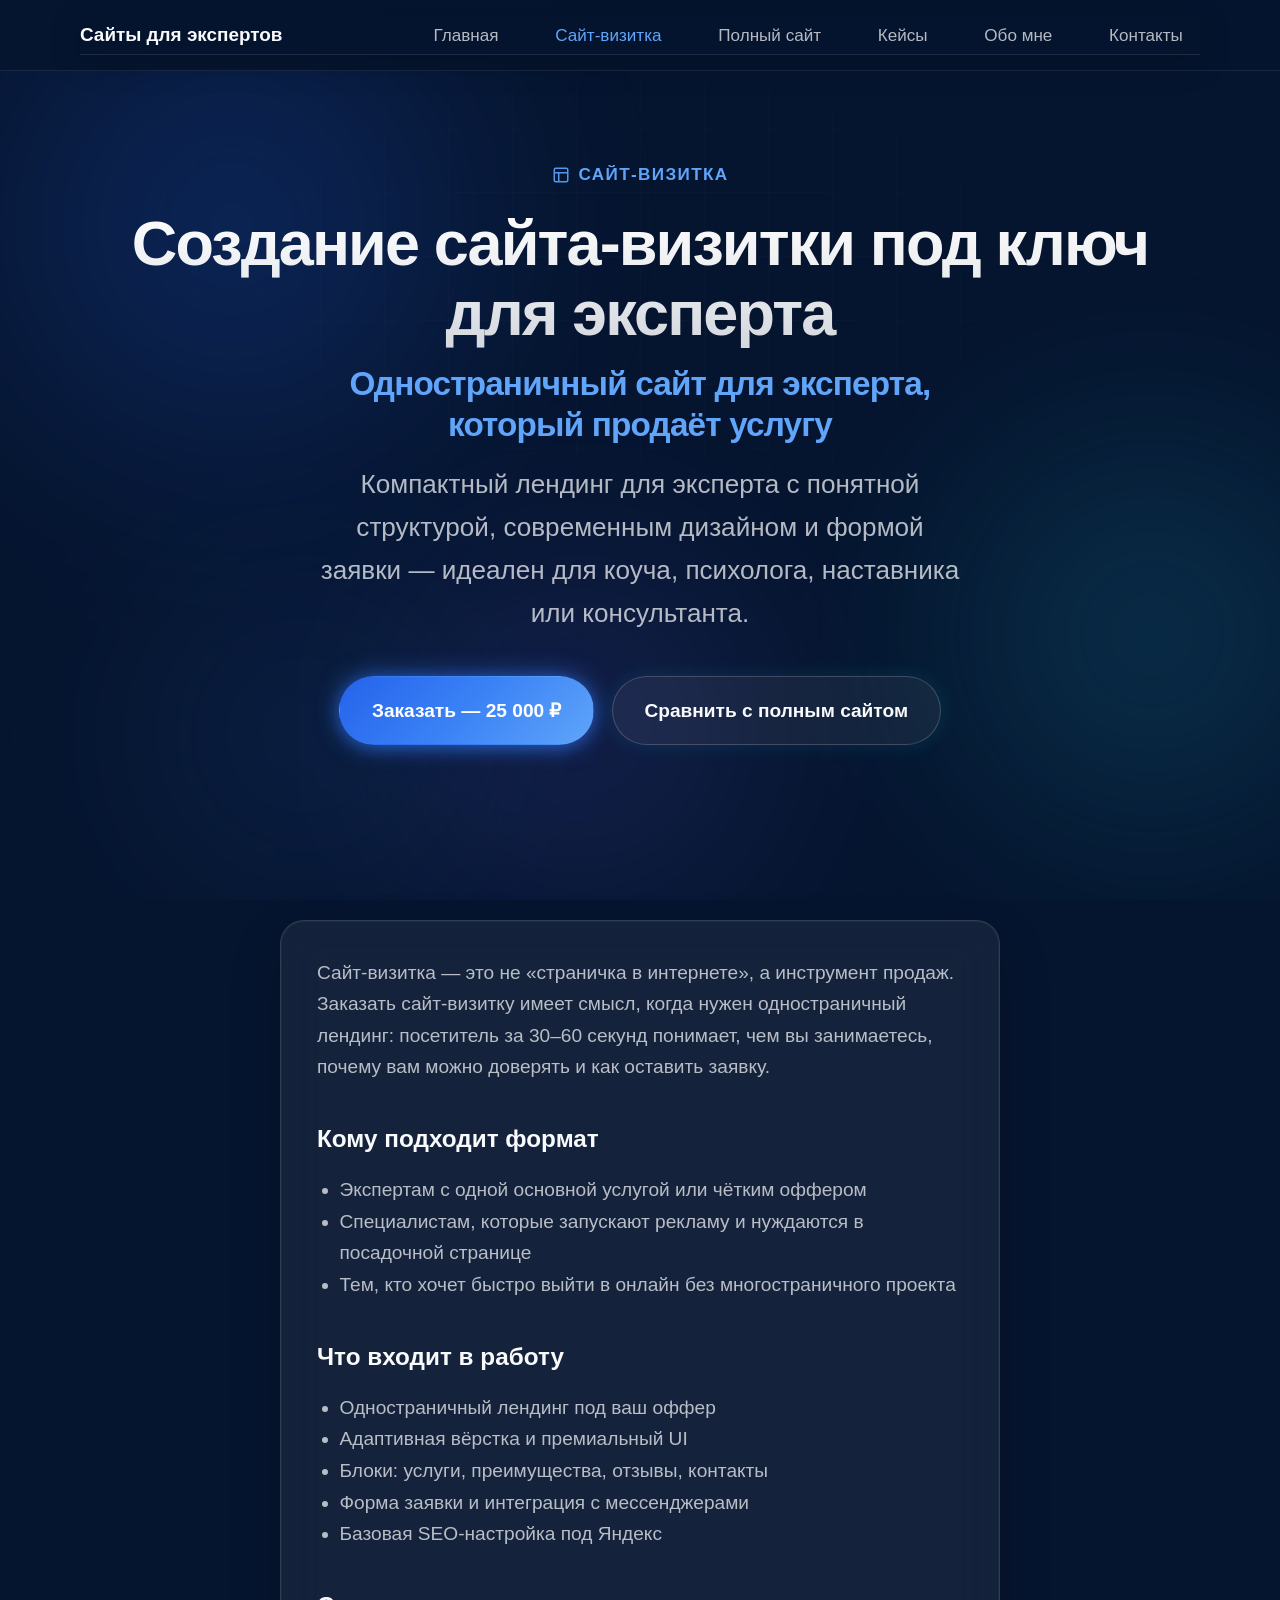
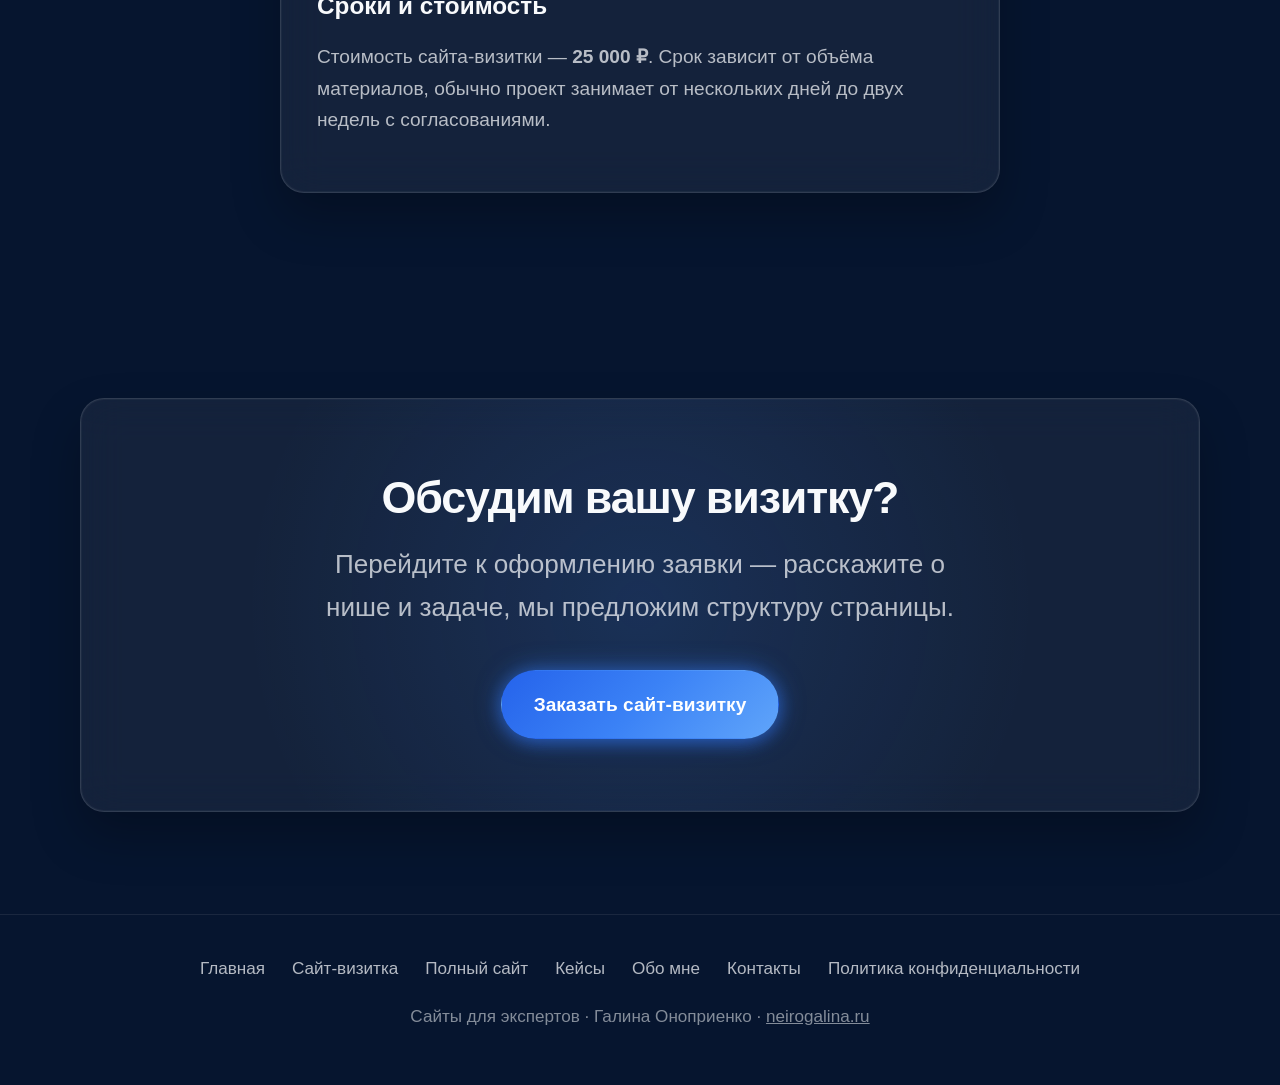
<file: vizitka/index.html>
<!DOCTYPE html>
<html lang="ru">
<head>
  <meta charset="UTF-8">
  <meta name="viewport" content="width=device-width, initial-scale=1.0">
  <meta name="description" content="Создание сайта-визитки под ключ для экспертов и специалистов. Современный одностраничный сайт с услугами, контактами, формами заявок и подготовкой к индексации в Яндексе.">
  <meta name="robots" content="index, follow">
  <meta name="theme-color" content="#06152F">
  <link rel="canonical" href="https://expert-sites.ru/vizitka/">
  <title>Создание сайта-визитки под ключ для эксперта | Expert Sites</title>
  <link rel="icon" href="/favicon.ico" sizes="48x48">
  <link rel="icon" href="/favicon.svg" type="image/svg+xml">
  <meta property="og:type" content="website">
  <meta property="og:locale" content="ru_RU">
  <meta property="og:title" content="Создание сайта-визитки под ключ для эксперта | Expert Sites">
  <meta property="og:description" content="Создание сайта-визитки под ключ для экспертов и специалистов. Одностраничный сайт с услугами, контактами, формами заявок и SEO под Яндекс.">
  <meta property="og:url" content="https://expert-sites.ru/vizitka/">
  <meta property="og:image" content="https://expert-sites.ru/images/og-cover.svg">
  <script type="application/ld+json">
  {
    "@context": "https://schema.org",
    "@graph": [
      {
        "@type": "BreadcrumbList",
        "itemListElement": [
          { "@type": "ListItem", "position": 1, "name": "Expert Sites", "item": "https://expert-sites.ru/" },
          { "@type": "ListItem", "position": 2, "name": "Сайт-визитка", "item": "https://expert-sites.ru/vizitka/" }
        ]
      },
      {
        "@type": "WebPage",
        "@id": "https://expert-sites.ru/vizitka/#webpage",
        "url": "https://expert-sites.ru/vizitka/",
        "name": "Создание сайта-визитки под ключ для эксперта",
        "description": "Создание сайта-визитки под ключ для экспертов и специалистов. Одностраничный лендинг с формами заявок и подготовкой к индексации в Яндексе.",
        "inLanguage": "ru-RU"
      },
      {
        "@type": "Service",
        "name": "Создание сайта-визитки под ключ",
        "description": "Одностраничный сайт-визитка для эксперта: услуги, контакты, формы заявок и базовое SEO под Яндекс.",
        "url": "https://expert-sites.ru/vizitka/",
        "provider": {
          "@type": "Person",
          "name": "Галина Оноприенко",
          "url": "https://expert-sites.ru/o-mne/"
        },
        "areaServed": { "@type": "Country", "name": "Россия" }
      }
    ]
  }
  </script>
  <link rel="stylesheet" href="../assets/css/main.css">
  <link rel="stylesheet" href="/assets/css/back-to-top.css">
</head>
<body>
  <div class="ng-page">
    <div class="ng-waves" aria-hidden="true">
      <div class="ng-wave ng-wave--1"></div>
      <div class="ng-wave ng-wave--2"></div>
      <div class="ng-wave ng-wave--3"></div>
      <div class="ng-wave ng-wave--4"></div>
    </div>
    <div class="ng-grid-overlay" aria-hidden="true"></div>

    <header class="ng-header">
      <div class="ng-container ng-nav">
        <a class="ng-nav-logo" href="../">Сайты для экспертов</a>
        <nav aria-label="Основная навигация">
          <ul class="ng-nav-links">
            <li><a href="../">Главная</a></li>
            <li><a href="../vizitka/" aria-current="page">Сайт-визитка</a></li>
            <li><a href="../polnyj-sajt/">Полный сайт</a></li>
            <li><a href="../kejsy/">Кейсы</a></li>
            <li><a href="../o-mne/">Обо мне</a></li>
            <li><a href="../kontakty/">Контакты</a></li>
          </ul>
        </nav>
      </div>
    </header>

    <header class="ng-page-hero ng-section">
      <div class="ng-container">
        <div class="ng-eyebrow">
          <svg viewBox="0 0 24 24" fill="none" stroke="currentColor" stroke-width="2" width="18" height="18"><rect x="3" y="3" width="18" height="18" rx="2"/><path d="M3 9h18M9 21V9"/></svg>
          Сайт-визитка
        </div>
        <h1 class="ng-h1">Создание сайта-визитки под ключ для эксперта</h1>
        <p class="ng-hero-offer">Одностраничный сайт для эксперта, который продаёт услугу</p>
        <p class="ng-lead">Компактный лендинг для эксперта с понятной структурой, современным дизайном и формой заявки — идеален для коуча, психолога, наставника или консультанта.</p>
        <div class="ng-btn-row">
          <a class="ng-btn ng-btn--primary" href="https://neirogalina.ru/visitka" target="_blank" rel="noopener noreferrer">Заказать — 25 000 ₽</a>
          <a class="ng-btn ng-btn--secondary" href="../polnyj-sajt/">Сравнить с полным сайтом</a>
        </div>
      </div>
    </header>

    <section class="ng-section ng-reveal">
      <div class="ng-container">
        <div class="ng-prose ng-glass" style="padding: 2rem;">
          <p>Сайт-визитка — это не «страничка в интернете», а инструмент продаж. Заказать сайт-визитку имеет смысл, когда нужен одностраничный лендинг: посетитель за 30–60 секунд понимает, чем вы занимаетесь, почему вам можно доверять и как оставить заявку.</p>

          <h2>Кому подходит формат</h2>
          <ul>
            <li>Экспертам с одной основной услугой или чётким оффером</li>
            <li>Специалистам, которые запускают рекламу и нуждаются в посадочной странице</li>
            <li>Тем, кто хочет быстро выйти в онлайн без многостраничного проекта</li>
          </ul>

          <h2>Что входит в работу</h2>
          <ul>
            <li>Одностраничный лендинг под ваш оффер</li>
            <li>Адаптивная вёрстка и премиальный UI</li>
            <li>Блоки: услуги, преимущества, отзывы, контакты</li>
            <li>Форма заявки и интеграция с мессенджерами</li>
            <li>Базовая SEO-настройка под Яндекс</li>
          </ul>

          <h2>Сроки и стоимость</h2>
          <p>Стоимость сайта-визитки — <strong>25 000 ₽</strong>. Срок зависит от объёма материалов, обычно проект занимает от нескольких дней до двух недель с согласованиями.</p>
        </div>
      </div>
    </section>

    <section class="ng-section ng-cta ng-reveal">
      <div class="ng-container">
        <div class="ng-cta-box ng-glass">
          <h2 class="ng-h2">Обсудим вашу визитку?</h2>
          <p class="ng-lead">Перейдите к оформлению заявки — расскажите о нише и задаче, мы предложим структуру страницы.</p>
          <div class="ng-btn-row">
            <a class="ng-btn ng-btn--primary" href="https://neirogalina.ru/visitka" target="_blank" rel="noopener noreferrer">Заказать сайт-визитку</a>
          </div>
        </div>
      </div>
    </section>

    <footer class="ng-site-footer">
      <div class="ng-container">
        <ul class="ng-footer-nav">
          <li><a href="../">Главная</a></li>
          <li><a href="../vizitka/">Сайт-визитка</a></li>
          <li><a href="../polnyj-sajt/">Полный сайт</a></li>
          <li><a href="../kejsy/">Кейсы</a></li>
          <li><a href="../o-mne/">Обо мне</a></li>
          <li><a href="../kontakty/">Контакты</a></li>
          <li><a href="../politika-konfidentsialnosti/">Политика конфиденциальности</a></li>
        </ul>
        <p class="ng-footer-copy">Сайты для экспертов · Галина Оноприенко · <a href="https://neirogalina.ru/">neirogalina.ru</a></p>
      </div>
    </footer>
  </div>

  <script>
    (function () {
      var reveals = document.querySelectorAll(".ng-reveal");
      if (!reveals.length) return;
      if (!("IntersectionObserver" in window)) {
        reveals.forEach(function (el) { el.classList.add("ng-visible"); });
        return;
      }
      var observer = new IntersectionObserver(
        function (entries) {
          entries.forEach(function (entry) {
            if (entry.isIntersecting) {
              entry.target.classList.add("ng-visible");
              observer.unobserve(entry.target);
            }
          });
        },
        { root: null, rootMargin: "0px 0px -8% 0px", threshold: 0.12 }
      );
      reveals.forEach(function (el) { observer.observe(el); });
    })();
  </script>
  <script src="/assets/js/back-to-top.js" defer></script>
</body>
</html>
</file>
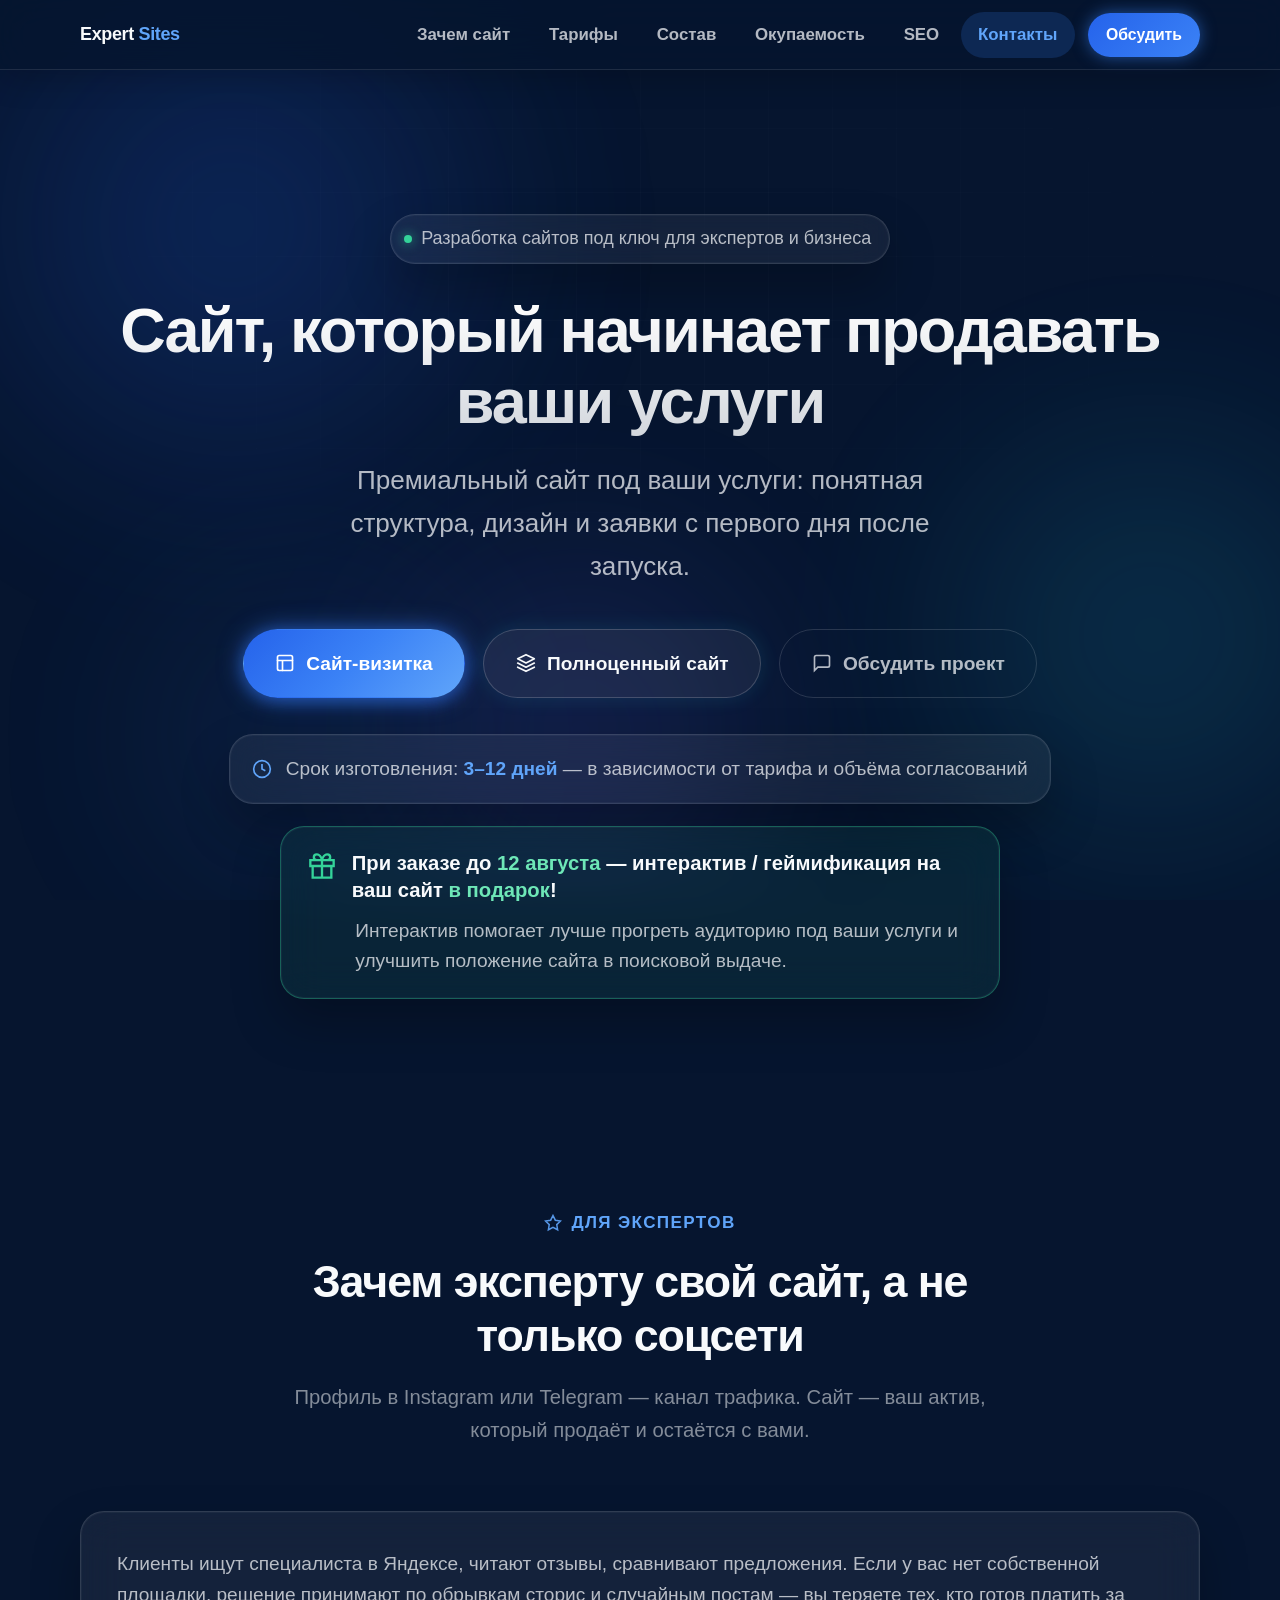
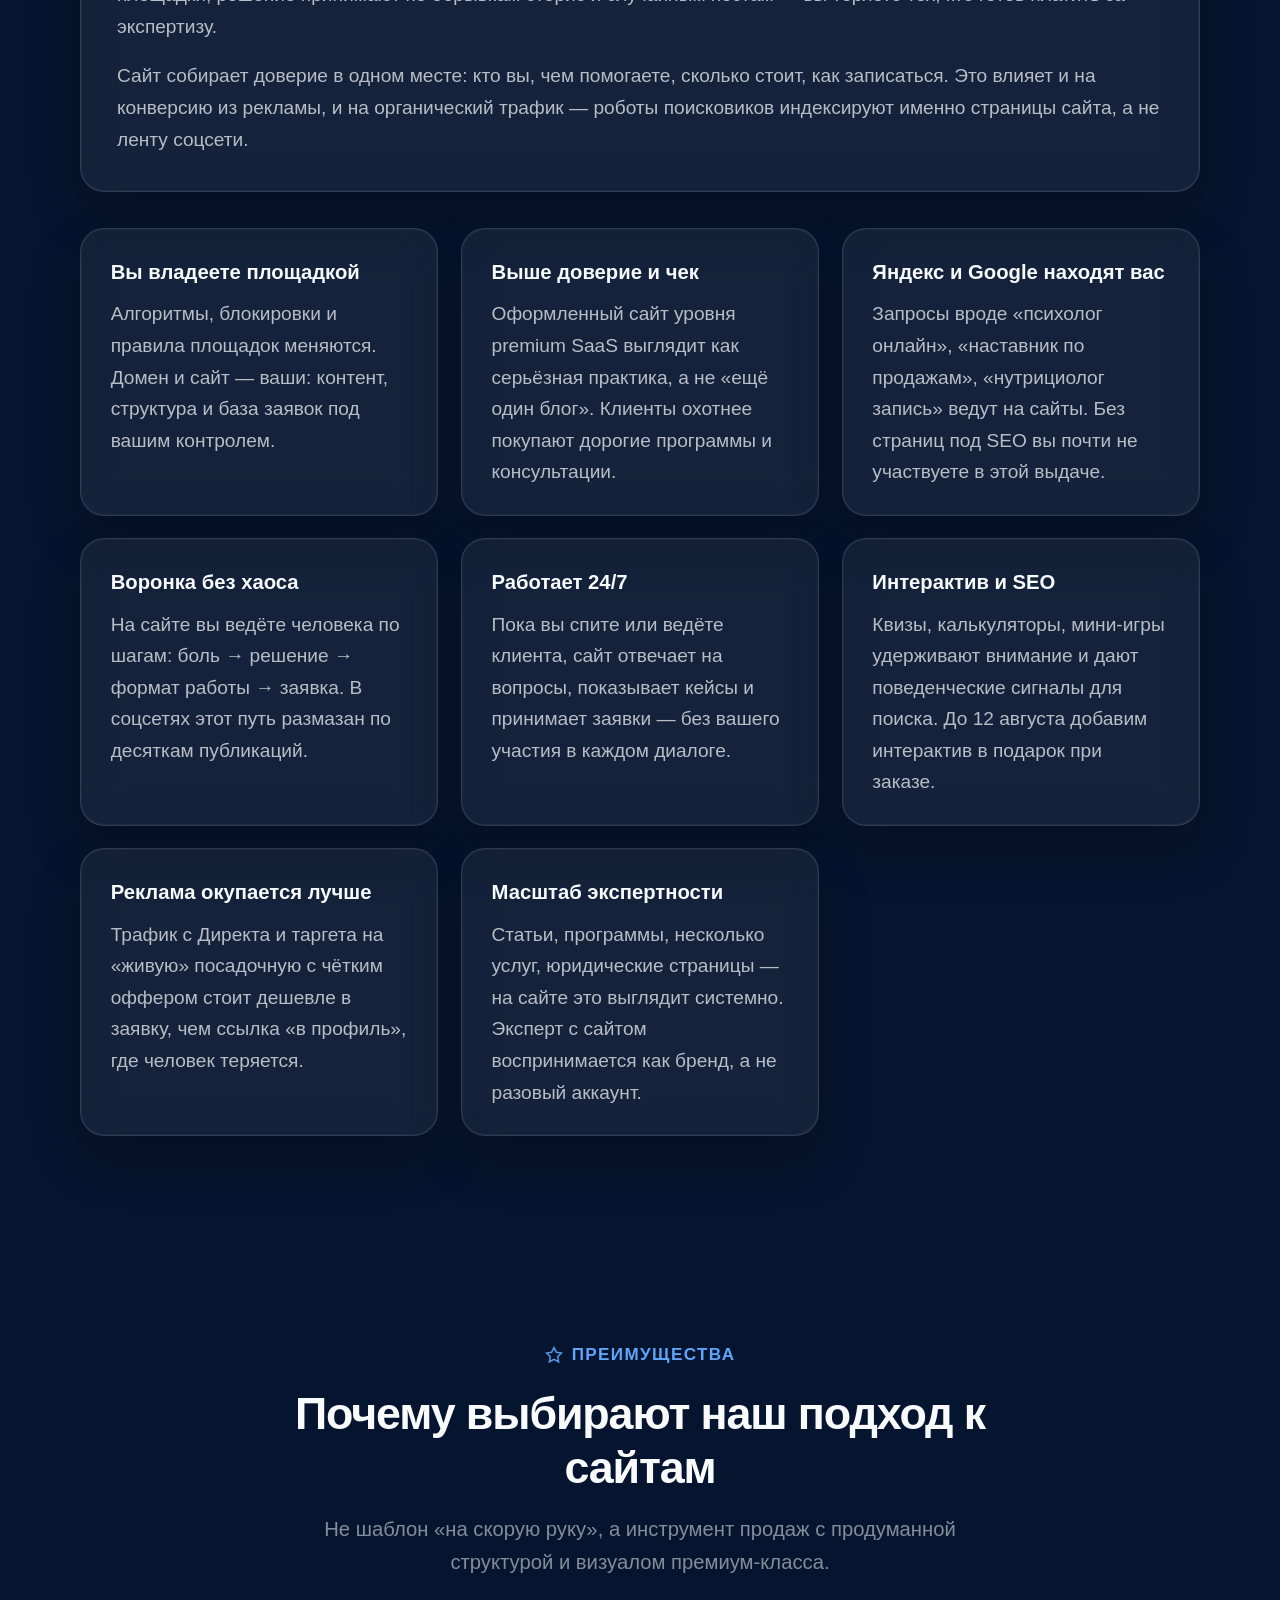
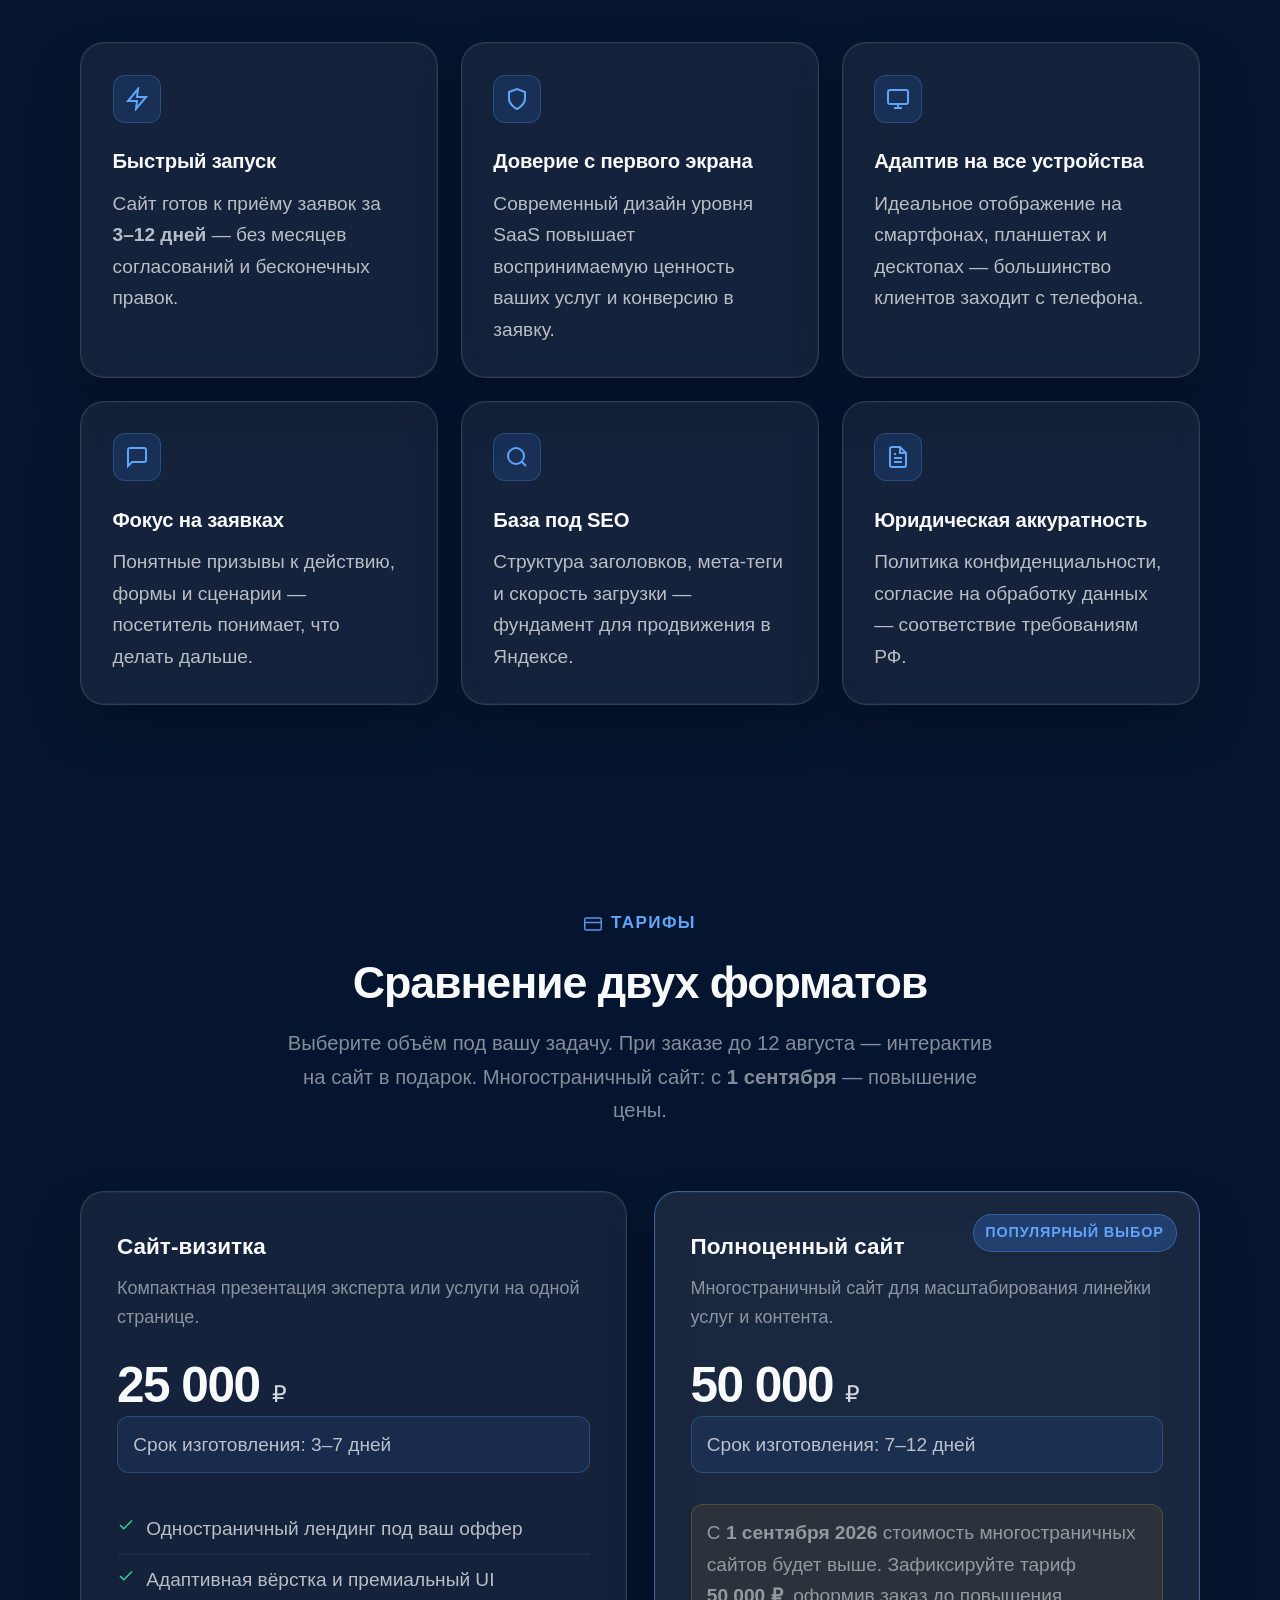
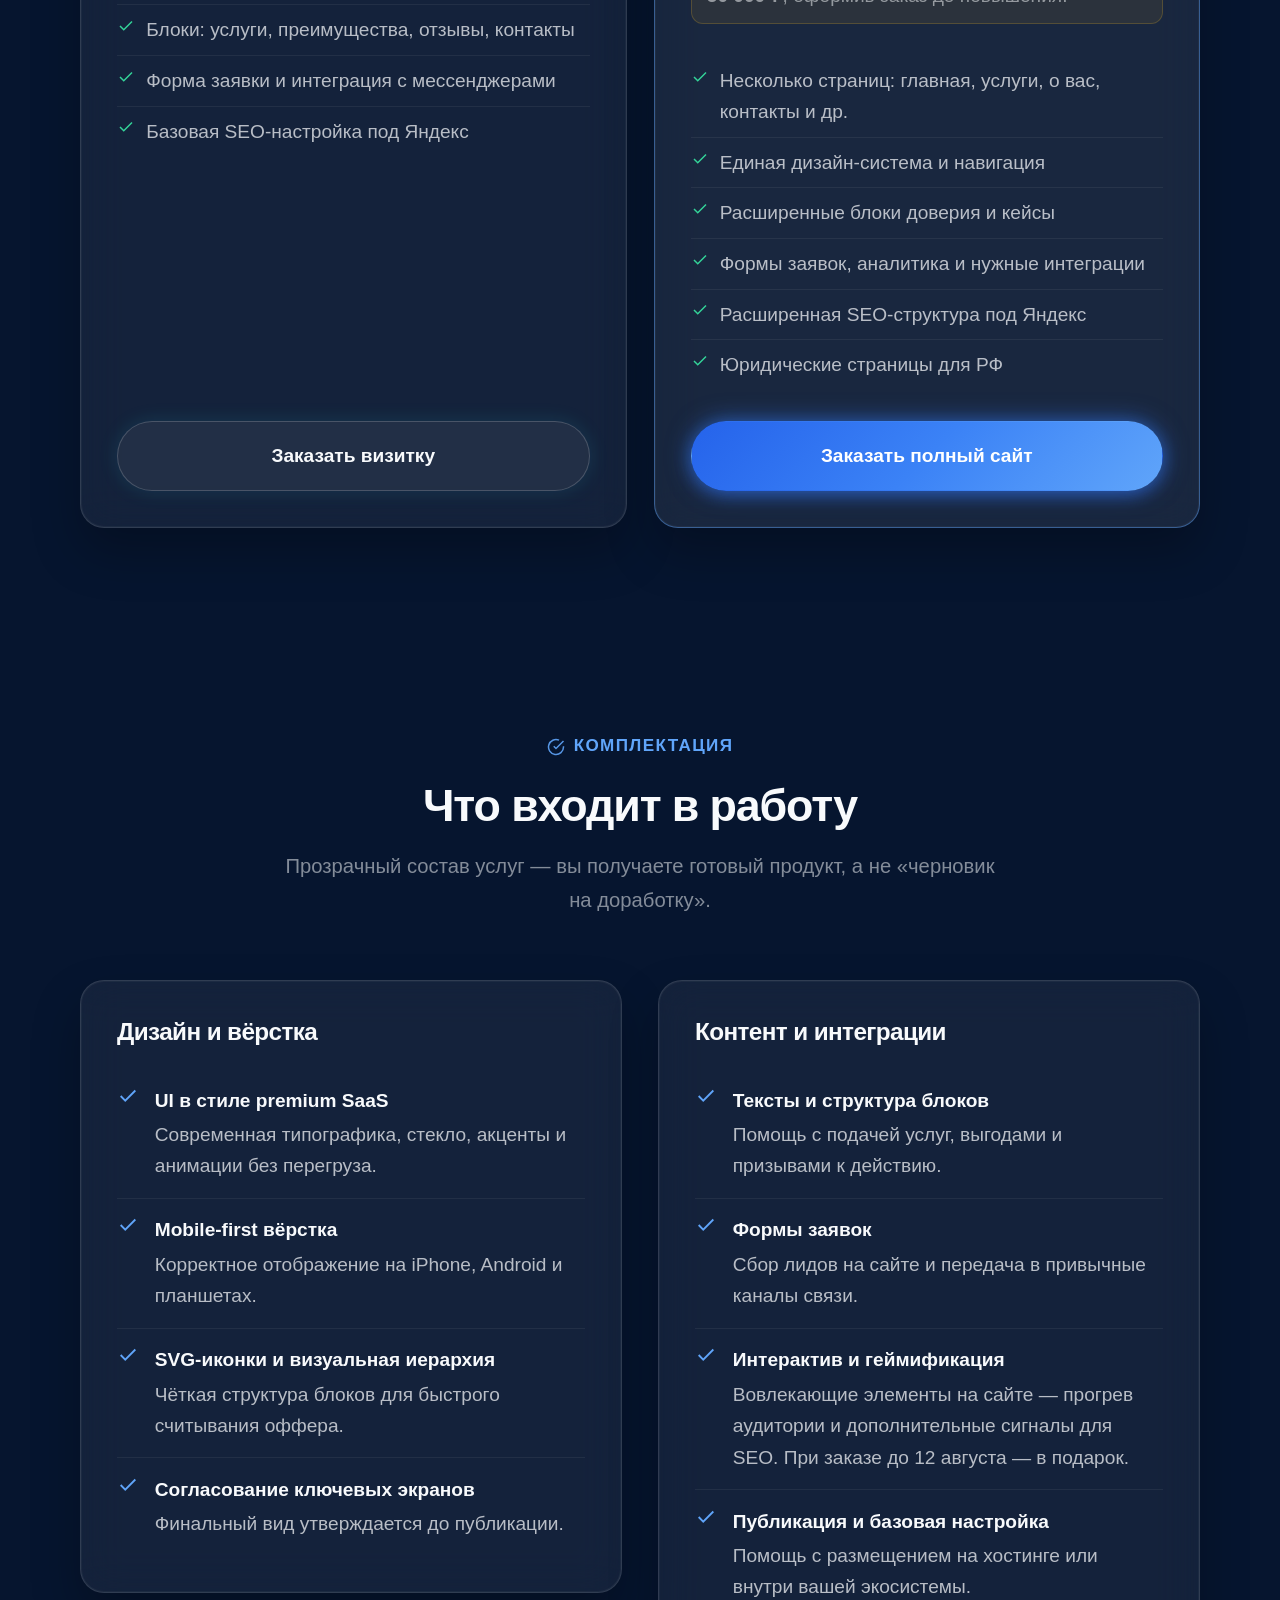
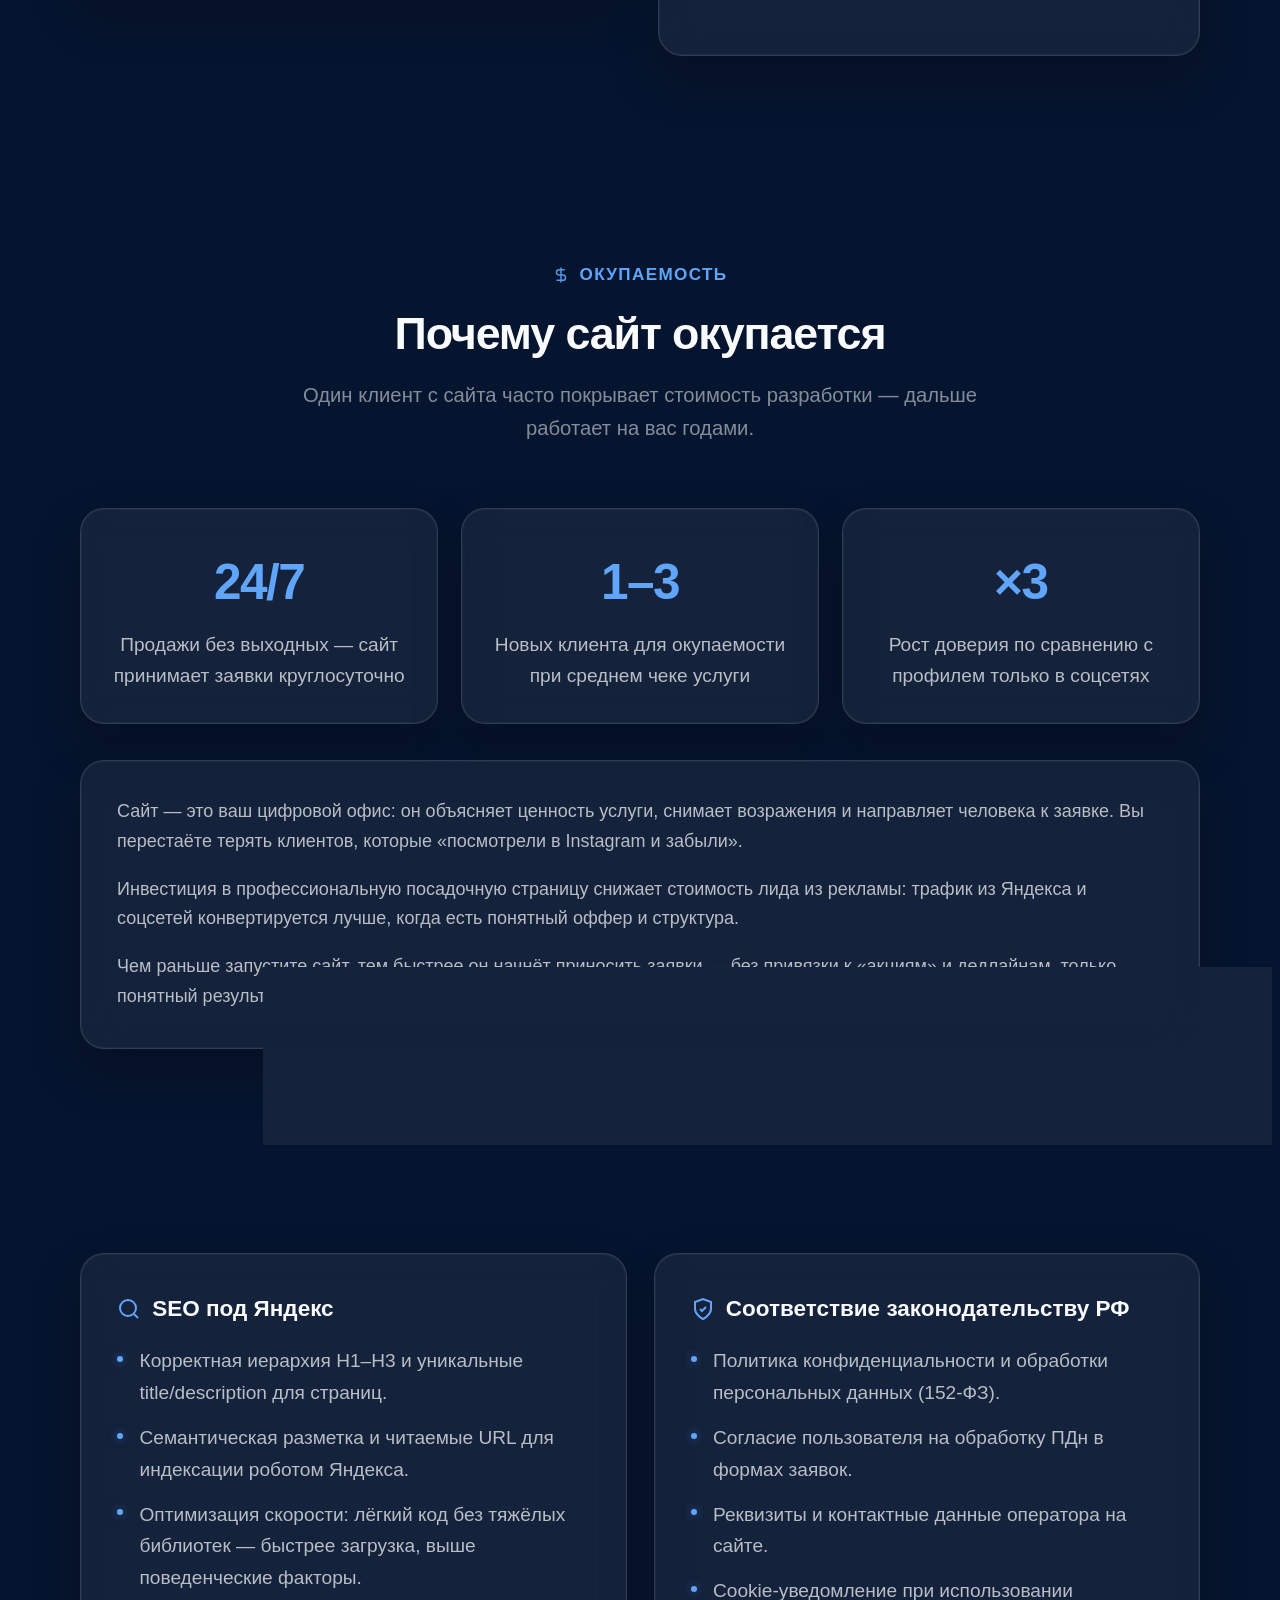
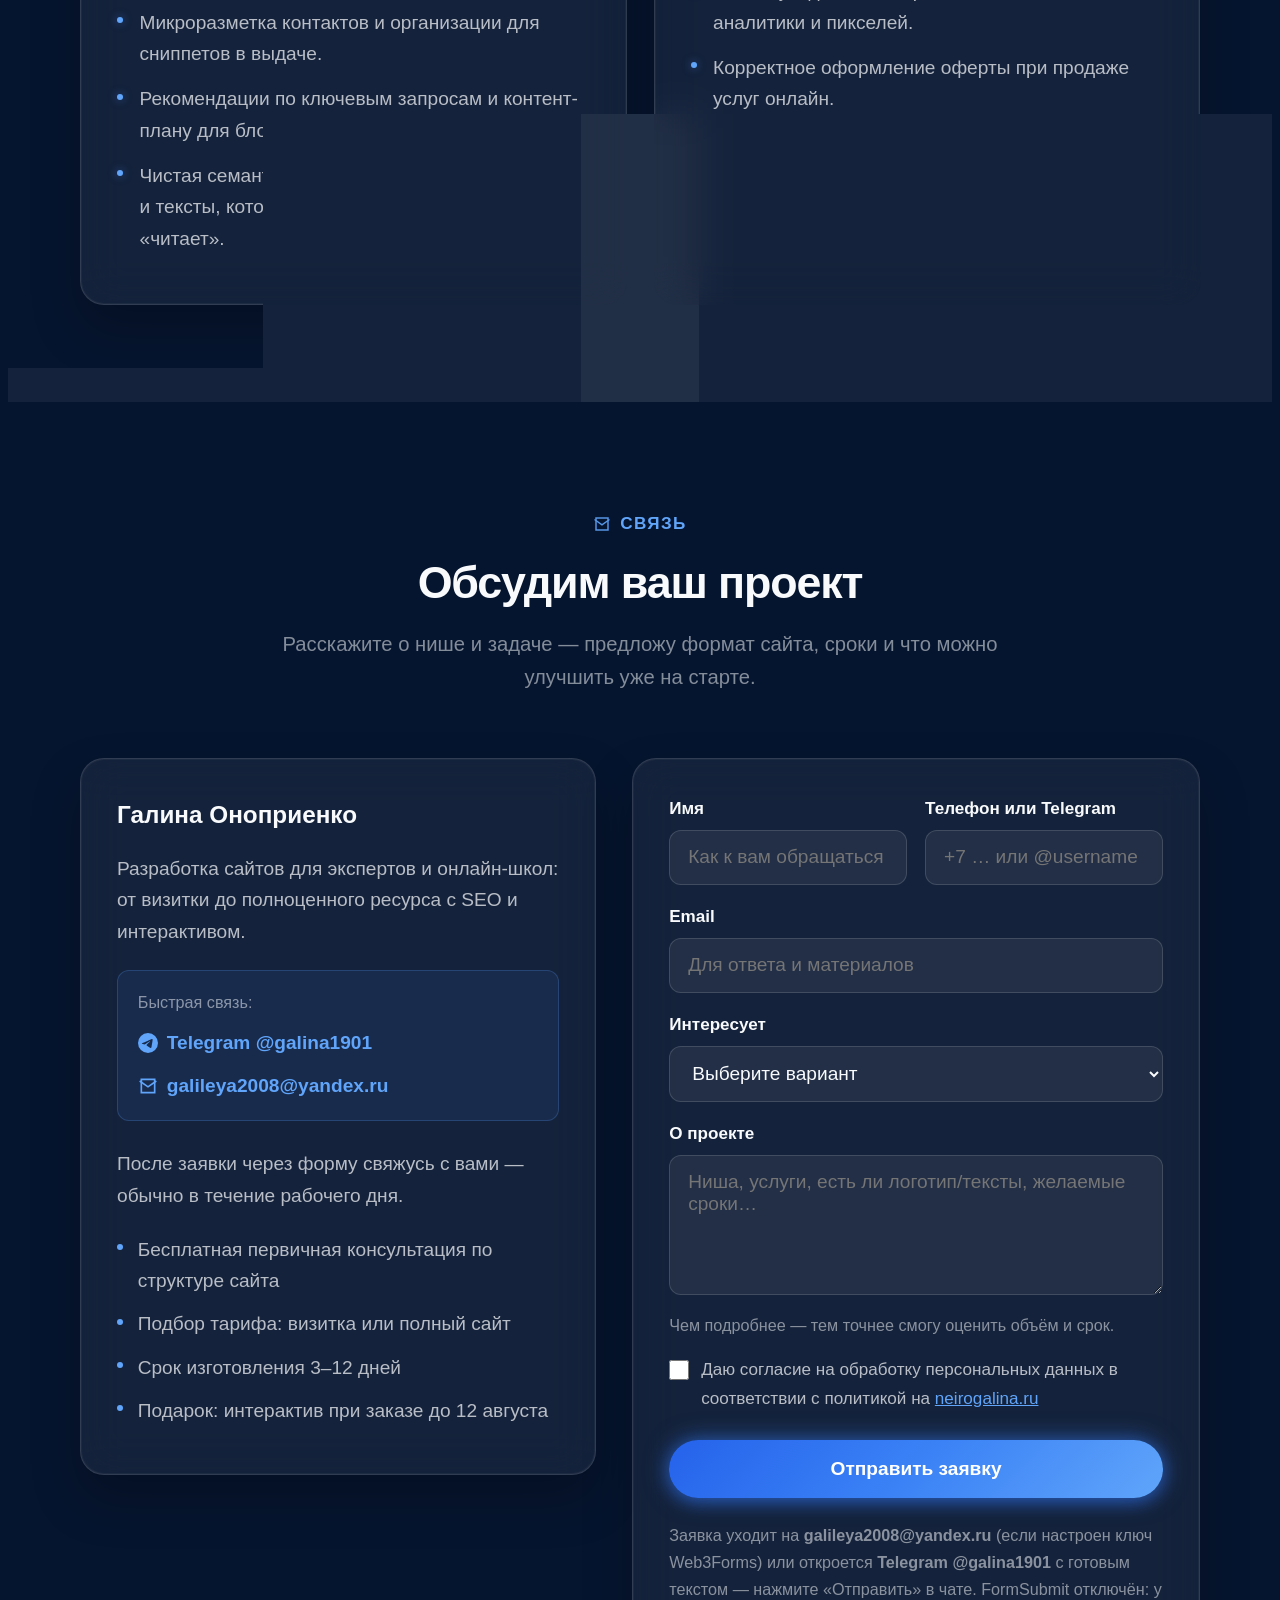
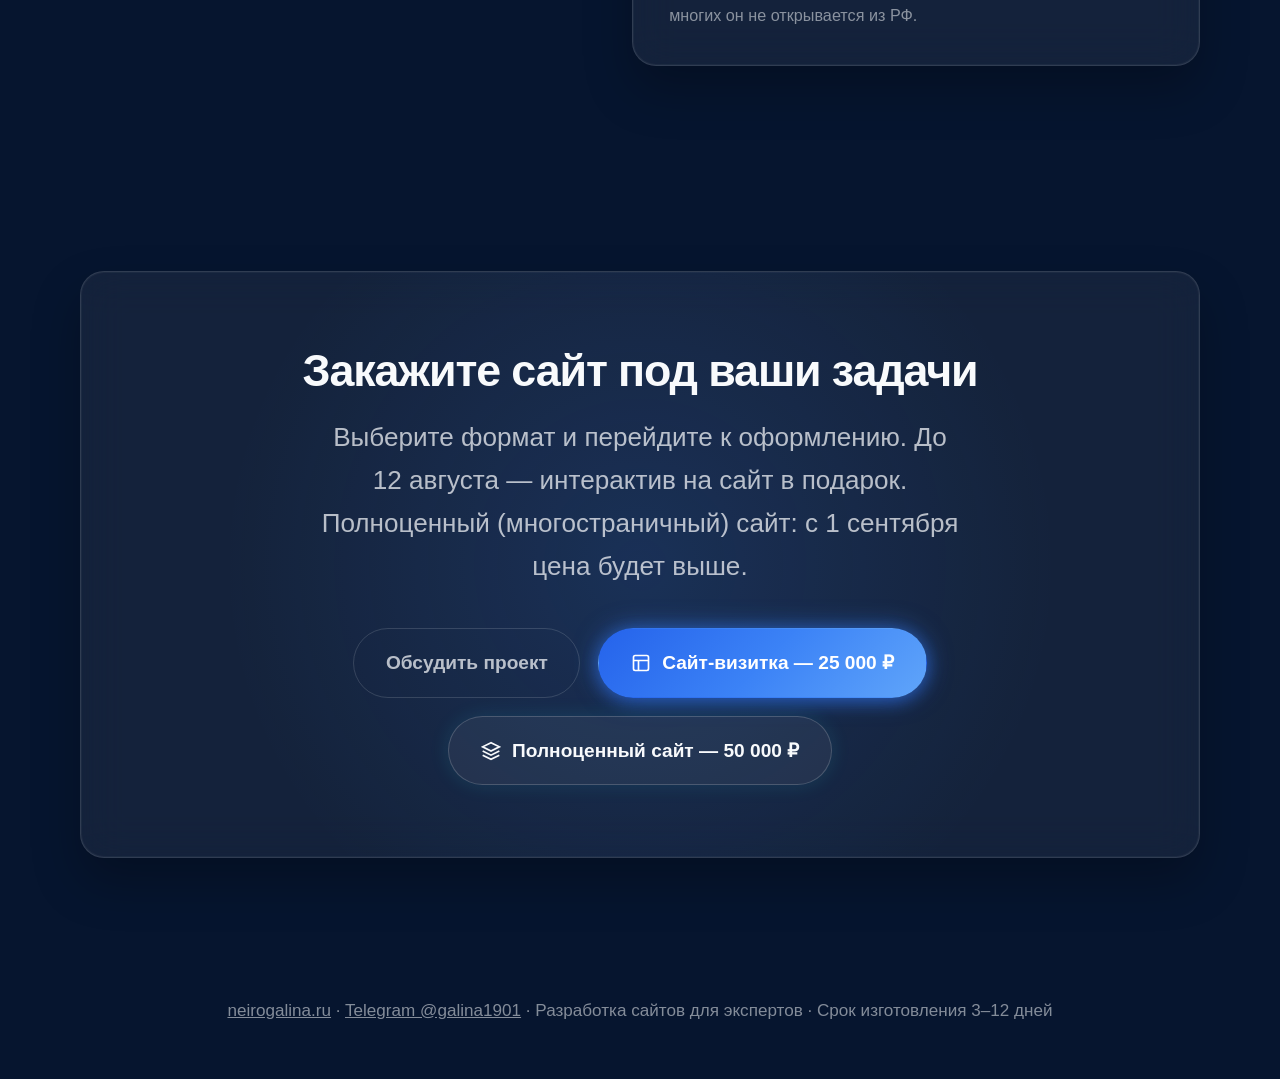
<file: neirogalina-getcourse-landing.html>
<!DOCTYPE html>
<html lang="ru">
<head>
  <meta charset="UTF-8">
  <meta name="viewport" content="width=device-width, initial-scale=1.0">
  <!-- SEO: основной домен https://expert-sites.ru/ -->
  <title>Разработка сайта для эксперта под ключ — от 25 000 ₽ | Neiro Galina</title>
  <meta name="description" content="Сайт-визитка и полноценный сайт для экспертов: премиальный дизайн, адаптив, SEO под Яндекс, 152-ФЗ. Срок изготовления 3–12 дней. От 25 000 и 50 000 ₽.">
  <meta name="keywords" content="разработка сайта, сайт для эксперта, сайт визитка, создание сайта под ключ, лендинг для услуг, сайт на заказ, Neiro Galina">
  <meta name="author" content="Галина Оноприенко">
  <meta name="robots" content="index, follow, max-image-preview:large, max-snippet:-1, max-video-preview:-1">
  <meta name="googlebot" content="index, follow">
  <meta name="yandex" content="index, follow">
  <meta name="format-detection" content="telephone=no">
  <meta name="theme-color" content="#06152F">
  <meta name="yandex-verification" content="2ab8f16e758e011a" />
  <link rel="canonical" href="https://expert-sites.ru/">
  <link rel="alternate" hreflang="ru" href="https://expert-sites.ru/">
  <link rel="sitemap" type="application/xml" title="Sitemap" href="https://expert-sites.ru/sitemap.xml">
  <link rel="icon" href="/favicon.ico" sizes="48x48">
  <link rel="icon" href="/favicon.svg" type="image/svg+xml">
  <link rel="shortcut icon" href="/favicon.ico">
  <link rel="apple-touch-icon" href="/apple-touch-icon.png">
  <link rel="stylesheet" href="/assets/css/back-to-top.css">
  <meta property="og:type" content="website">
  <meta property="og:locale" content="ru_RU">
  <meta property="og:site_name" content="Neiro Galina — разработка сайтов">
  <meta property="og:title" content="Сайт, который начинает продавать ваши услуги">
  <meta property="og:description" content="Сайт-визитка от 25 000 ₽ и полноценный сайт от 50 000 ₽. Изготовление 3–12 дней. Адаптив, SEO под Яндекс.">
  <meta property="og:url" content="https://expert-sites.ru/">
  <meta property="og:image" content="https://expert-sites.ru/images/og-cover.svg">
  <meta property="og:image:width" content="1200">
  <meta property="og:image:height" content="630">
  <meta property="og:image:alt" content="Neiro Galina — разработка сайтов для экспертов">
  <meta name="twitter:card" content="summary_large_image">
  <meta name="twitter:title" content="Разработка сайта для эксперта — Neiro Galina">
  <meta name="twitter:description" content="Сайт-визитка и полный сайт под ключ. Срок изготовления 3–12 дней.">
  <meta name="twitter:image" content="https://expert-sites.ru/images/og-cover.svg">
  <script type="application/ld+json">
  {
    "@context": "https://schema.org",
    "@graph": [
      {
        "@type": "WebSite",
        "@id": "https://expert-sites.ru/#website",
        "url": "https://expert-sites.ru/",
        "name": "Neiro Galina — разработка сайтов",
        "description": "Сайт-визитка и полноценные сайты для экспертов и бизнеса под ключ.",
        "inLanguage": "ru-RU",
        "publisher": { "@id": "https://expert-sites.ru/#organization" }
      },
      {
        "@type": "WebPage",
        "@id": "https://expert-sites.ru/#webpage",
        "url": "https://expert-sites.ru/",
        "name": "Разработка сайта для эксперта под ключ — от 25 000 ₽",
        "description": "Лендинг услуг создания сайтов: визитка и полноценный сайт с SEO под Яндекс и соответствием законодательству РФ.",
        "isPartOf": { "@id": "https://expert-sites.ru/#website" },
        "about": { "@id": "https://expert-sites.ru/#service-catalog" },
        "inLanguage": "ru-RU"
      },
      {
        "@type": "Person",
        "@id": "https://expert-sites.ru/#organization",
        "name": "Галина Оноприенко",
        "url": "https://neirogalina.ru/",
        "sameAs": ["https://neirogalina.ru/"],
        "jobTitle": "Эксперт, разработка сайтов и digital-решения",
        "address": {
          "@type": "PostalAddress",
          "addressCountry": "RU"
        },
        "areaServed": {
          "@type": "Country",
          "name": "Россия"
        }
      },
      {
        "@type": "ProfessionalService",
        "@id": "https://expert-sites.ru/#business",
        "name": "Expert Sites — разработка сайтов Neiro Galina",
        "url": "https://expert-sites.ru/",
        "image": "https://expert-sites.ru/images/og-cover.svg",
        "email": "galileya2008@yandex.ru",
        "address": {
          "@type": "PostalAddress",
          "addressCountry": "RU"
        },
        "areaServed": {
          "@type": "Country",
          "name": "Россия"
        },
        "provider": { "@id": "https://expert-sites.ru/#organization" }
      },
      {
        "@type": "ItemList",
        "@id": "https://expert-sites.ru/#service-catalog",
        "name": "Тарифы на разработку сайта",
        "itemListElement": [
          {
            "@type": "ListItem",
            "position": 1,
            "item": {
              "@type": "Service",
              "name": "Сайт-визитка",
              "description": "Одностраничный сайт для эксперта или услуги с адаптивной вёрсткой и базовым SEO.",
              "provider": { "@id": "https://expert-sites.ru/#organization" },
              "areaServed": "RU",
              "offers": {
                "@type": "Offer",
                "url": "https://neirogalina.ru/visitka",
                "price": "25000",
                "priceCurrency": "RUB",
                "availability": "https://schema.org/InStock"
              }
            }
          },
          {
            "@type": "ListItem",
            "position": 2,
            "item": {
              "@type": "Service",
              "name": "Полноценный сайт",
              "description": "Многостраничный сайт с навигацией, расширенным SEO и юридическими страницами.",
              "provider": { "@id": "https://expert-sites.ru/#organization" },
              "areaServed": "RU",
              "offers": {
                "@type": "Offer",
                "url": "https://neirogalina.ru/siteone",
                "price": "50000",
                "priceCurrency": "RUB",
                "availability": "https://schema.org/InStock"
              }
            }
          }
        ]
      }
    ]
  }
  </script>
  <style>
    :root {
      --bg-deep: #06152F;
      --bg-mid: #0a2247;
      --accent: #3b82f6;
      --accent-bright: #60a5fa;
      --accent-glow: rgba(59, 130, 246, 0.55);
      --cyan: #22d3ee;
      --cyan-glow: rgba(34, 211, 238, 0.35);
      --text-primary: #f8fafc;
      --text-secondary: rgba(248, 250, 252, 0.72);
      --text-muted: rgba(248, 250, 252, 0.52);
      --glass-bg: rgba(255, 255, 255, 0.06);
      --glass-border: rgba(255, 255, 255, 0.12);
      --glass-highlight: rgba(255, 255, 255, 0.08);
      --radius-lg: 24px;
      --radius-md: 16px;
      --radius-sm: 12px;
      --font: -apple-system, BlinkMacSystemFont, "Segoe UI", Roboto, "Helvetica Neue", Arial, sans-serif;
      --ease-out: cubic-bezier(0.22, 1, 0.36, 1);
      --section-pad: clamp(4rem, 8vw, 7rem);
    }

    *, *::before, *::after {
      box-sizing: border-box;
      margin: 0;
      padding: 0;
    }

    html {
      scroll-behavior: smooth;
      font-size: 18px;
    }

    body {
      font-family: var(--font);
      font-size: 1.125rem;
      background: var(--bg-deep);
      color: var(--text-primary);
      line-height: 1.65;
      overflow-x: hidden;
      -webkit-font-smoothing: antialiased;
    }

    .ng-page {
      position: relative;
      min-height: 100vh;
      isolation: isolate;
      font-size: 1.125rem;
    }

    .ng-skip {
      position: absolute;
      left: -9999px;
      top: auto;
      width: 1px;
      height: 1px;
      overflow: hidden;
      z-index: 100;
      padding: 0.75rem 1.25rem;
      background: #fff;
      color: #06152F;
      font-weight: 600;
      text-decoration: none;
      border-radius: 8px;
    }

    .ng-skip:focus {
      left: 1rem;
      top: 1rem;
      width: auto;
      height: auto;
    }

    /* Animated wave layers */
    .ng-waves {
      position: fixed;
      inset: 0;
      z-index: 0;
      pointer-events: none;
      overflow: hidden;
    }

    .ng-wave {
      position: absolute;
      border-radius: 50%;
      filter: blur(80px);
      opacity: 0.45;
      animation: ng-wave-drift 18s var(--ease-out) infinite alternate;
    }

    .ng-wave--1 {
      width: min(90vw, 720px);
      height: min(90vw, 720px);
      background: radial-gradient(circle, rgba(37, 99, 235, 0.55) 0%, transparent 70%);
      top: -15%;
      left: -10%;
      animation-duration: 22s;
    }

    .ng-wave--2 {
      width: min(85vw, 640px);
      height: min(85vw, 640px);
      background: radial-gradient(circle, rgba(34, 211, 238, 0.35) 0%, transparent 68%);
      top: 35%;
      right: -15%;
      animation-duration: 26s;
      animation-delay: -4s;
    }

    .ng-wave--3 {
      width: min(70vw, 520px);
      height: min(70vw, 520px);
      background: radial-gradient(circle, rgba(99, 102, 241, 0.4) 0%, transparent 72%);
      bottom: -10%;
      left: 25%;
      animation-duration: 20s;
      animation-delay: -8s;
    }

    .ng-wave--4 {
      width: min(60vw, 480px);
      height: min(60vw, 480px);
      background: radial-gradient(circle, rgba(59, 130, 246, 0.25) 0%, transparent 75%);
      top: 55%;
      left: 5%;
      animation-duration: 24s;
      animation-delay: -2s;
    }

    @keyframes ng-wave-drift {
      0% { transform: translate(0, 0) scale(1); }
      33% { transform: translate(4%, 3%) scale(1.05); }
      66% { transform: translate(-3%, 5%) scale(0.98); }
      100% { transform: translate(2%, -2%) scale(1.03); }
    }

    .ng-grid-overlay {
      position: fixed;
      inset: 0;
      z-index: 0;
      pointer-events: none;
      background-image:
        linear-gradient(rgba(255, 255, 255, 0.03) 1px, transparent 1px),
        linear-gradient(90deg, rgba(255, 255, 255, 0.03) 1px, transparent 1px);
      background-size: 64px 64px;
      mask-image: radial-gradient(ellipse 80% 60% at 50% 30%, black 20%, transparent 70%);
      opacity: 0.5;
    }

    .ng-container {
      position: relative;
      z-index: 1;
      width: min(1120px, 100% - 2rem);
      margin-inline: auto;
    }

    .ng-section {
      padding-block: var(--section-pad);
    }

    .ng-section-header {
      text-align: center;
      max-width: 720px;
      margin-inline: auto;
      margin-bottom: clamp(2.5rem, 5vw, 3.5rem);
    }

    .ng-eyebrow {
      display: inline-flex;
      align-items: center;
      gap: 0.5rem;
      font-size: 0.95rem;
      font-weight: 600;
      letter-spacing: 0.08em;
      text-transform: uppercase;
      color: var(--accent-bright);
      margin-bottom: 1rem;
    }

    .ng-eyebrow svg {
      width: 18px;
      height: 18px;
      opacity: 0.9;
    }

    .ng-h1 {
      font-size: clamp(2.125rem, 5vw, 3.5rem);
      font-weight: 700;
      letter-spacing: -0.03em;
      line-height: 1.12;
      margin-bottom: 1.25rem;
      background: linear-gradient(180deg, #ffffff 0%, rgba(248, 250, 252, 0.85) 100%);
      -webkit-background-clip: text;
      background-clip: text;
      -webkit-text-fill-color: transparent;
    }

    .ng-h2 {
      font-size: clamp(1.75rem, 3.5vw, 2.5rem);
      font-weight: 700;
      letter-spacing: -0.025em;
      line-height: 1.2;
      margin-bottom: 1rem;
    }

    .ng-lead {
      font-size: clamp(1.2rem, 2.2vw, 1.45rem);
      color: var(--text-secondary);
      max-width: 640px;
      margin-inline: auto;
    }

    .ng-sub {
      font-size: 1.125rem;
      color: var(--text-muted);
      margin-top: 0.75rem;
    }

    /* Glass card */
    .ng-glass {
      background: var(--glass-bg);
      border: 1px solid var(--glass-border);
      border-radius: var(--radius-lg);
      backdrop-filter: blur(20px);
      -webkit-backdrop-filter: blur(20px);
      box-shadow:
        0 0 0 1px rgba(255, 255, 255, 0.04) inset,
        0 24px 48px rgba(0, 0, 0, 0.25);
    }

    /* Buttons */
    .ng-btn-row {
      display: flex;
      flex-wrap: wrap;
      gap: 1rem;
      justify-content: center;
      margin-top: 2.25rem;
    }

    .ng-btn {
      display: inline-flex;
      align-items: center;
      justify-content: center;
      gap: 0.625rem;
      padding: 1rem 1.75rem;
      font-size: 1.0625rem;
      font-weight: 600;
      text-decoration: none;
      border-radius: 999px;
      border: 1px solid transparent;
      cursor: pointer;
      transition: transform 0.35s var(--ease-out), box-shadow 0.35s var(--ease-out), border-color 0.35s;
      position: relative;
      overflow: hidden;
    }

    .ng-btn svg {
      width: 20px;
      height: 20px;
      flex-shrink: 0;
    }

    .ng-btn--primary {
      color: #fff;
      background: linear-gradient(135deg, #2563eb 0%, #3b82f6 50%, #60a5fa 100%);
      box-shadow:
        0 0 24px var(--accent-glow),
        0 4px 16px rgba(37, 99, 235, 0.4);
    }

    .ng-btn--primary::before {
      content: "";
      position: absolute;
      inset: 0;
      background: linear-gradient(105deg, transparent 40%, rgba(255, 255, 255, 0.25) 50%, transparent 60%);
      transform: translateX(-100%);
      transition: transform 0.6s var(--ease-out);
    }

    .ng-btn--primary:hover {
      transform: translateY(-2px);
      box-shadow:
        0 0 36px var(--accent-glow),
        0 8px 28px rgba(37, 99, 235, 0.5);
    }

    .ng-btn--primary:hover::before {
      transform: translateX(100%);
    }

    .ng-btn--secondary {
      color: var(--text-primary);
      background: rgba(255, 255, 255, 0.06);
      border-color: rgba(255, 255, 255, 0.18);
      box-shadow: 0 0 20px rgba(34, 211, 238, 0.12);
    }

    .ng-btn--secondary:hover {
      transform: translateY(-2px);
      border-color: rgba(34, 211, 238, 0.45);
      box-shadow: 0 0 32px var(--cyan-glow);
    }

    .ng-btn--ghost {
      color: var(--text-secondary);
      background: transparent;
      border-color: rgba(255, 255, 255, 0.14);
    }

    .ng-btn--ghost:hover {
      transform: translateY(-2px);
      color: var(--text-primary);
      border-color: rgba(255, 255, 255, 0.28);
      background: rgba(255, 255, 255, 0.05);
    }

    .ng-btn--block {
      width: 100%;
    }

    /* Hero */
    .ng-hero {
      padding-top: clamp(5rem, 12vw, 8rem);
      padding-bottom: clamp(4rem, 10vw, 6rem);
      text-align: center;
    }

    .ng-hero-badge {
      display: inline-flex;
      align-items: center;
      gap: 0.5rem;
      padding: 0.5rem 1rem 0.5rem 0.75rem;
      margin-bottom: 1.75rem;
      border-radius: 999px;
      font-size: 1rem;
      color: var(--text-secondary);
      animation: ng-fade-up 0.8s var(--ease-out) both;
    }

    .ng-pulse-dot {
      width: 8px;
      height: 8px;
      border-radius: 50%;
      background: #34d399;
      box-shadow: 0 0 12px rgba(52, 211, 153, 0.8);
      animation: ng-pulse 2s ease-in-out infinite;
    }

    @keyframes ng-pulse {
      0%, 100% { opacity: 1; transform: scale(1); }
      50% { opacity: 0.7; transform: scale(1.15); }
    }

    @keyframes ng-fade-up {
      from { opacity: 0; transform: translateY(20px); }
      to { opacity: 1; transform: translateY(0); }
    }

    .ng-hero .ng-h1 {
      animation: ng-fade-up 0.8s var(--ease-out) 0.1s both;
    }

    .ng-hero .ng-lead {
      animation: ng-fade-up 0.8s var(--ease-out) 0.2s both;
    }

    .ng-hero .ng-btn-row {
      animation: ng-fade-up 0.8s var(--ease-out) 0.35s both;
    }

    .ng-deadline {
      margin-top: 2rem;
      padding: 1rem 1.25rem;
      display: inline-flex;
      flex-wrap: wrap;
      align-items: center;
      justify-content: center;
      gap: 0.75rem;
      font-size: 1.0625rem;
      color: var(--text-secondary);
      animation: ng-fade-up 0.8s var(--ease-out) 0.45s both;
    }

    .ng-deadline strong {
      color: var(--accent-bright);
      font-weight: 600;
    }

    .ng-gift-promo {
      margin-top: 1.25rem;
      padding: 1.25rem 1.5rem;
      text-align: left;
      max-width: 720px;
      margin-inline: auto;
      border-color: rgba(52, 211, 153, 0.35);
      background: rgba(52, 211, 153, 0.08);
    }

    .ng-gift-promo-head {
      display: flex;
      align-items: flex-start;
      gap: 0.875rem;
      margin-bottom: 0.65rem;
    }

    .ng-gift-promo-head svg {
      width: 28px;
      height: 28px;
      flex-shrink: 0;
      color: #34d399;
      margin-top: 0.15rem;
    }

    .ng-gift-promo-title {
      font-size: 1.125rem;
      font-weight: 600;
      color: var(--text-primary);
      line-height: 1.35;
    }

    .ng-gift-promo-title strong {
      color: #6ee7b7;
    }

    .ng-gift-promo p {
      font-size: 1.0625rem;
      color: var(--text-secondary);
      line-height: 1.55;
      padding-left: 2.625rem;
    }

    @media (max-width: 520px) {
      .ng-gift-promo p {
        padding-left: 0;
      }
    }

    .ng-price-term {
      font-size: 1.0625rem;
      color: var(--text-secondary);
      margin-bottom: 1.75rem;
      padding: 0.65rem 0.85rem;
      border-radius: var(--radius-sm);
      background: rgba(59, 130, 246, 0.1);
      border: 1px solid rgba(96, 165, 250, 0.25);
    }

    /* Benefits grid */
    .ng-benefits-grid {
      display: grid;
      grid-template-columns: repeat(auto-fit, minmax(280px, 1fr));
      gap: 1.25rem;
    }

    .ng-benefit-card {
      padding: 1.75rem;
      transition: transform 0.4s var(--ease-out), border-color 0.4s;
    }

    .ng-benefit-card:hover {
      transform: translateY(-4px);
      border-color: rgba(96, 165, 250, 0.35);
    }

    .ng-icon-wrap {
      width: 48px;
      height: 48px;
      display: flex;
      align-items: center;
      justify-content: center;
      border-radius: var(--radius-sm);
      background: rgba(59, 130, 246, 0.15);
      border: 1px solid rgba(96, 165, 250, 0.25);
      margin-bottom: 1.25rem;
      color: var(--accent-bright);
    }

    .ng-icon-wrap svg {
      width: 24px;
      height: 24px;
    }

    .ng-benefit-card h3 {
      font-size: 1.125rem;
      font-weight: 600;
      margin-bottom: 0.5rem;
      letter-spacing: -0.01em;
    }

    .ng-benefit-card p {
      font-size: 1.0625rem;
      color: var(--text-secondary);
    }

    /* Pricing */
    .ng-pricing-grid {
      display: grid;
      grid-template-columns: repeat(auto-fit, minmax(min(100%, 320px), 1fr));
      gap: 1.5rem;
      align-items: stretch;
    }

    .ng-price-card {
      padding: 2rem;
      display: flex;
      flex-direction: column;
      position: relative;
      transition: transform 0.4s var(--ease-out);
    }

    .ng-price-card:hover {
      transform: translateY(-6px);
    }

    .ng-price-card--featured {
      border-color: rgba(96, 165, 250, 0.45);
      background: rgba(255, 255, 255, 0.08);
    }

    .ng-price-card--featured::after {
      content: "Популярный выбор";
      position: absolute;
      top: 1.25rem;
      right: 1.25rem;
      font-size: 0.8rem;
      font-weight: 700;
      letter-spacing: 0.06em;
      text-transform: uppercase;
      padding: 0.35rem 0.65rem;
      border-radius: 999px;
      background: rgba(59, 130, 246, 0.25);
      color: var(--accent-bright);
      border: 1px solid rgba(96, 165, 250, 0.35);
    }

    .ng-price-name {
      font-size: 1.25rem;
      font-weight: 600;
      margin-bottom: 0.5rem;
    }

    .ng-price-desc {
      font-size: 1rem;
      color: var(--text-muted);
      margin-bottom: 1.5rem;
      min-height: 2.5em;
    }

    .ng-price-amount {
      font-size: clamp(2.25rem, 4vw, 2.75rem);
      font-weight: 700;
      letter-spacing: -0.03em;
      line-height: 1;
      margin-bottom: 0.35rem;
    }

    .ng-price-amount span {
      font-size: 1.25rem;
      font-weight: 500;
      opacity: 0.85;
    }

    .ng-price-old {
      font-size: 1.0625rem;
      color: var(--text-muted);
      margin-bottom: 1.75rem;
      padding: 0.65rem 0.85rem;
      border-radius: var(--radius-sm);
      background: rgba(251, 191, 36, 0.08);
      border: 1px solid rgba(251, 191, 36, 0.2);
    }

    .ng-price-old s {
      color: rgba(248, 250, 252, 0.45);
    }

    .ng-price-features {
      list-style: none;
      flex: 1;
      margin-bottom: 1.75rem;
    }

    .ng-price-features li {
      display: flex;
      align-items: flex-start;
      gap: 0.625rem;
      font-size: 1.0625rem;
      color: var(--text-secondary);
      padding: 0.5rem 0;
      border-bottom: 1px solid rgba(255, 255, 255, 0.06);
    }

    .ng-price-features li:last-child {
      border-bottom: none;
    }

    .ng-price-features svg {
      width: 18px;
      height: 18px;
      color: #34d399;
      flex-shrink: 0;
      margin-top: 0.15rem;
    }

    /* Included */
    .ng-included-layout {
      display: grid;
      grid-template-columns: 1fr 1fr;
      gap: 2rem;
      align-items: start;
    }

    @media (max-width: 768px) {
      .ng-included-layout {
        grid-template-columns: 1fr;
      }
    }

    .ng-included-panel {
      padding: 2rem;
    }

    .ng-check-list {
      list-style: none;
    }

    .ng-check-list li {
      display: flex;
      gap: 0.875rem;
      padding: 0.875rem 0;
      border-bottom: 1px solid rgba(255, 255, 255, 0.06);
      font-size: 1.0625rem;
      color: var(--text-secondary);
    }

    .ng-check-list li:last-child {
      border-bottom: none;
    }

    .ng-check-list .ng-check-icon {
      width: 22px;
      height: 22px;
      flex-shrink: 0;
      color: var(--accent-bright);
    }

    .ng-check-list strong {
      display: block;
      color: var(--text-primary);
      font-weight: 600;
      margin-bottom: 0.15rem;
    }

    /* ROI */
    .ng-roi-grid {
      display: grid;
      grid-template-columns: repeat(3, 1fr);
      gap: 1.25rem;
    }

    @media (max-width: 900px) {
      .ng-roi-grid {
        grid-template-columns: 1fr;
      }
    }

    .ng-stat-card {
      padding: 1.75rem;
      text-align: center;
    }

    .ng-stat-value {
      font-size: clamp(2rem, 4vw, 2.75rem);
      font-weight: 700;
      letter-spacing: -0.03em;
      color: var(--accent-bright);
      margin-bottom: 0.35rem;
    }

    .ng-stat-label {
      font-size: 1.0625rem;
      color: var(--text-secondary);
    }

    .ng-roi-copy {
      margin-top: 2rem;
      padding: 2rem;
    }

    .ng-roi-copy p {
      color: var(--text-secondary);
      font-size: 1rem;
      margin-bottom: 1rem;
    }

    .ng-roi-copy p:last-child {
      margin-bottom: 0;
    }

    /* SEO & Legal */
    .ng-two-col {
      display: grid;
      grid-template-columns: 1fr 1fr;
      gap: 1.5rem;
    }

    @media (max-width: 768px) {
      .ng-two-col {
        grid-template-columns: 1fr;
      }
    }

    .ng-info-card {
      padding: 2rem;
      height: 100%;
    }

    .ng-info-card h3 {
      font-size: 1.25rem;
      font-weight: 600;
      margin-bottom: 1rem;
      display: flex;
      align-items: center;
      gap: 0.625rem;
    }

    .ng-info-card h3 svg {
      width: 24px;
      height: 24px;
      color: var(--accent-bright);
    }

    .ng-info-card ul {
      list-style: none;
    }

    .ng-info-card li {
      position: relative;
      padding-left: 1.25rem;
      margin-bottom: 0.75rem;
      font-size: 1.0625rem;
      color: var(--text-secondary);
    }

    .ng-info-card li::before {
      content: "";
      position: absolute;
      left: 0;
      top: 0.55em;
      width: 6px;
      height: 6px;
      border-radius: 50%;
      background: var(--accent-bright);
      box-shadow: 0 0 8px var(--accent-glow);
    }

    /* CTA */
    .ng-cta {
      text-align: center;
    }

    .ng-cta-box {
      padding: clamp(2.5rem, 6vw, 4rem);
      position: relative;
      overflow: hidden;
    }

    .ng-cta-box::before {
      content: "";
      position: absolute;
      top: 50%;
      left: 50%;
      width: 120%;
      height: 120%;
      transform: translate(-50%, -50%);
      background: radial-gradient(circle, rgba(59, 130, 246, 0.15) 0%, transparent 55%);
      pointer-events: none;
    }

    .ng-cta-box .ng-h2 {
      position: relative;
    }

    .ng-cta-box .ng-lead {
      position: relative;
      margin-inline: auto;
    }

    .ng-cta-box .ng-btn-row {
      position: relative;
    }

    .ng-footer-note {
      text-align: center;
      padding: 2rem 1rem 3rem;
      font-size: 0.95rem;
      color: var(--text-muted);
    }

    /* Why experts need a site */
    .ng-expert-intro {
      padding: 2rem;
      margin-bottom: 2rem;
    }

    .ng-expert-intro p {
      color: var(--text-secondary);
      font-size: 1.0625rem;
      margin-bottom: 1rem;
    }

    .ng-expert-intro p:last-child {
      margin-bottom: 0;
    }

    .ng-expert-grid {
      display: grid;
      grid-template-columns: repeat(auto-fit, minmax(280px, 1fr));
      gap: 1.25rem;
    }

    .ng-expert-card {
      padding: 1.5rem 1.65rem;
    }

    .ng-expert-card h3 {
      font-size: 1.125rem;
      font-weight: 600;
      margin-bottom: 0.5rem;
    }

    .ng-expert-card p {
      font-size: 1.0625rem;
      color: var(--text-secondary);
    }

    /* Contact form */
    .ng-contact-layout {
      display: grid;
      grid-template-columns: 1fr 1.1fr;
      gap: 2rem;
      align-items: start;
    }

    @media (max-width: 900px) {
      .ng-contact-layout {
        grid-template-columns: 1fr;
      }
    }

    .ng-contact-aside {
      padding: 2rem;
    }

    .ng-contact-aside h3 {
      font-size: 1.35rem;
      font-weight: 600;
      margin-bottom: 1rem;
    }

    .ng-contact-aside p {
      color: var(--text-secondary);
      font-size: 1.0625rem;
      margin-bottom: 1rem;
    }

    .ng-contact-aside ul {
      list-style: none;
      margin-top: 1.25rem;
    }

    .ng-contact-aside li {
      position: relative;
      padding-left: 1.15rem;
      margin-bottom: 0.65rem;
      font-size: 1.0625rem;
      color: var(--text-secondary);
    }

    .ng-contact-aside li::before {
      content: "";
      position: absolute;
      left: 0;
      top: 0.55em;
      width: 6px;
      height: 6px;
      border-radius: 50%;
      background: var(--accent-bright);
    }

    .ng-contact-channels {
      display: flex;
      flex-direction: column;
      gap: 0.65rem;
      margin: 1.25rem 0 1.5rem;
      padding: 1rem 1.1rem;
      border-radius: var(--radius-sm);
      background: rgba(59, 130, 246, 0.1);
      border: 1px solid rgba(96, 165, 250, 0.22);
    }

    .ng-contact-channels a {
      display: inline-flex;
      align-items: center;
      gap: 0.5rem;
      color: var(--accent-bright);
      text-decoration: none;
      font-size: 1.0625rem;
      font-weight: 600;
    }

    .ng-contact-channels a:hover {
      color: #93c5fd;
    }

    .ng-contact-channels a svg {
      width: 20px;
      height: 20px;
      flex-shrink: 0;
    }

    .ng-contact-channels span {
      font-size: 0.9rem;
      font-weight: 400;
      color: var(--text-muted);
    }

    .ng-form-panel {
      padding: 2rem;
    }

    .ng-form-grid {
      display: grid;
      gap: 1rem;
    }

    .ng-form-row-2 {
      display: grid;
      grid-template-columns: 1fr 1fr;
      gap: 1rem;
    }

    @media (max-width: 560px) {
      .ng-form-row-2 {
        grid-template-columns: 1fr;
      }
    }

    .ng-field label {
      display: block;
      font-size: 0.95rem;
      font-weight: 600;
      margin-bottom: 0.4rem;
      color: var(--text-primary);
    }

    .ng-field input,
    .ng-field textarea,
    .ng-field select {
      width: 100%;
      padding: 0.85rem 1rem;
      font-size: 1.0625rem;
      font-family: var(--font);
      color: var(--text-primary);
      background: rgba(255, 255, 255, 0.06);
      border: 1px solid rgba(255, 255, 255, 0.14);
      border-radius: var(--radius-sm);
      transition: border-color 0.25s, box-shadow 0.25s;
    }

    .ng-field input:focus,
    .ng-field textarea:focus,
    .ng-field select:focus {
      outline: none;
      border-color: rgba(96, 165, 250, 0.55);
      box-shadow: 0 0 0 3px rgba(59, 130, 246, 0.2);
    }

    .ng-field textarea {
      min-height: 140px;
      resize: vertical;
    }

    .ng-field-hint {
      font-size: 0.9rem;
      color: var(--text-muted);
      margin-top: 0.35rem;
    }

    .ng-form-consent {
      display: flex;
      align-items: flex-start;
      gap: 0.65rem;
      font-size: 0.95rem;
      color: var(--text-secondary);
      cursor: pointer;
    }

    .ng-form-consent input {
      width: 1.125rem;
      height: 1.125rem;
      margin-top: 0.2rem;
      flex-shrink: 0;
      accent-color: var(--accent);
    }

    .ng-form-consent a {
      color: var(--accent-bright);
    }

    .ng-form-submit {
      width: 100%;
      margin-top: 0.5rem;
      border: none;
      font-family: var(--font);
    }

    .ng-form-submit:disabled {
      opacity: 0.65;
      cursor: not-allowed;
      transform: none;
    }

    .ng-form-msg {
      margin-top: 1rem;
      padding: 0.85rem 1rem;
      border-radius: var(--radius-sm);
      font-size: 1rem;
      display: none;
    }

    .ng-form-msg.is-visible {
      display: block;
    }

    .ng-form-msg--ok {
      background: rgba(52, 211, 153, 0.12);
      border: 1px solid rgba(52, 211, 153, 0.35);
      color: #a7f3d0;
    }

    .ng-form-msg--err {
      background: rgba(248, 113, 113, 0.12);
      border: 1px solid rgba(248, 113, 113, 0.35);
      color: #fecaca;
    }

    .ng-form-err-detail {
      display: block;
      margin-top: 0.5rem;
      font-size: 0.95rem;
      opacity: 0.95;
    }

    .ng-honey {
      position: absolute;
      left: -9999px;
      width: 1px;
      height: 1px;
      opacity: 0;
      pointer-events: none;
    }

    /* Sticky nav */
    .ng-nav {
      position: sticky;
      top: 0;
      z-index: 100;
      background: rgba(6, 21, 47, 0.82);
      backdrop-filter: blur(18px);
      -webkit-backdrop-filter: blur(18px);
      border-bottom: 1px solid rgba(255, 255, 255, 0.1);
      box-shadow: 0 8px 32px rgba(0, 0, 0, 0.2);
    }

    .ng-nav-inner {
      width: min(1120px, 100% - 1.25rem);
      margin-inline: auto;
      display: flex;
      align-items: center;
      gap: 0.75rem;
      padding: 0.5rem 0;
      min-height: 3.25rem;
    }

    .ng-nav-brand {
      font-weight: 700;
      font-size: 0.9375rem;
      letter-spacing: -0.02em;
      color: var(--text-primary);
      text-decoration: none;
      white-space: nowrap;
      flex-shrink: 0;
      padding: 0.35rem 0;
    }

    .ng-nav-brand span {
      color: var(--accent-bright);
    }

    .ng-nav-links {
      display: flex;
      align-items: center;
      gap: 0.25rem;
      overflow-x: auto;
      -webkit-overflow-scrolling: touch;
      scrollbar-width: none;
      flex: 1;
      justify-content: flex-end;
      padding: 0.15rem 0;
    }

    .ng-nav-links::-webkit-scrollbar {
      display: none;
    }

    .ng-nav-links a {
      padding: 0.5rem 0.8rem;
      font-size: 0.875rem;
      font-weight: 600;
      color: var(--text-secondary);
      text-decoration: none;
      border-radius: 999px;
      white-space: nowrap;
      transition: color 0.25s, background 0.25s;
    }

    .ng-nav-links a:hover,
    .ng-nav-links a:focus-visible {
      color: var(--text-primary);
      background: rgba(255, 255, 255, 0.08);
      outline: none;
    }

    .ng-nav-links a.is-active {
      color: var(--accent-bright);
      background: rgba(59, 130, 246, 0.18);
    }

    .ng-nav-cta {
      flex-shrink: 0;
      padding: 0.5rem 1rem;
      font-size: 0.875rem;
      font-weight: 600;
      color: #fff;
      text-decoration: none;
      border-radius: 999px;
      background: linear-gradient(135deg, #2563eb 0%, #3b82f6 100%);
      box-shadow: 0 0 16px var(--accent-glow);
      white-space: nowrap;
    }

    .ng-nav-cta:hover {
      filter: brightness(1.08);
    }

    @media (min-width: 768px) {
      .ng-nav-links a {
        font-size: 0.9375rem;
        padding: 0.5rem 0.95rem;
      }

      .ng-nav-brand {
        font-size: 1rem;
      }
    }

    @media (max-width: 480px) {
      .ng-nav-cta {
        display: none;
      }

      .ng-nav-brand {
        font-size: 0.8125rem;
        max-width: 7.5rem;
        overflow: hidden;
        text-overflow: ellipsis;
      }
    }

    .ng-section[id],
    .ng-hero {
      scroll-margin-top: 4.25rem;
    }

    /* Reveal animation */
    .ng-reveal {
      opacity: 0;
      transform: translateY(24px);
      transition: opacity 0.7s var(--ease-out), transform 0.7s var(--ease-out);
    }

    .ng-reveal.ng-visible {
      opacity: 1;
      transform: translateY(0);
    }

    @media (prefers-reduced-motion: reduce) {
      .ng-wave,
      .ng-pulse-dot,
      .ng-reveal {
        animation: none !important;
        transition: none !important;
      }
      .ng-reveal {
        opacity: 1;
        transform: none;
      }
    }
  </style>
</head>
<body>
  <a class="ng-skip" href="#main-content">Перейти к содержанию</a>
  <div class="ng-page">
    <div class="ng-waves" aria-hidden="true">
      <div class="ng-wave ng-wave--1"></div>
      <div class="ng-wave ng-wave--2"></div>
      <div class="ng-wave ng-wave--3"></div>
      <div class="ng-wave ng-wave--4"></div>
    </div>
    <div class="ng-grid-overlay" aria-hidden="true"></div>

    <nav class="ng-nav" aria-label="Навигация по странице">
      <div class="ng-nav-inner">
        <a class="ng-nav-brand" href="#">Expert <span>Sites</span></a>
        <div class="ng-nav-links" role="list">
          <a href="#why-expert" data-nav="why-expert">Зачем сайт</a>
          <a href="#pricing" data-nav="pricing">Тарифы</a>
          <a href="#included" data-nav="included">Состав</a>
          <a href="#roi" data-nav="roi">Окупаемость</a>
          <a href="#seo-legal" data-nav="seo-legal">SEO</a>
          <a href="#contact" data-nav="contact">Контакты</a>
        </div>
        <a class="ng-nav-cta" href="#contact">Обсудить</a>
      </div>
    </nav>

    <header class="ng-hero ng-section">
      <div class="ng-container">
        <div class="ng-hero-badge ng-glass">
          <span class="ng-pulse-dot" aria-hidden="true"></span>
          Разработка сайтов под ключ для экспертов и бизнеса
        </div>
        <h1 class="ng-h1">Сайт, который начинает продавать ваши услуги</h1>
        <p class="ng-lead">Премиальный сайт под ваши услуги: понятная структура, дизайн и заявки с первого дня после запуска.</p>
        <div class="ng-btn-row">
          <a class="ng-btn ng-btn--primary" href="https://neirogalina.ru/visitka" target="_blank" rel="noopener noreferrer">
            <svg viewBox="0 0 24 24" fill="none" stroke="currentColor" stroke-width="2" stroke-linecap="round" stroke-linejoin="round" aria-hidden="true">
              <rect x="3" y="3" width="18" height="18" rx="2"/>
              <path d="M3 9h18M9 21V9"/>
            </svg>
            Сайт-визитка
          </a>
          <a class="ng-btn ng-btn--secondary" href="https://neirogalina.ru/siteone" target="_blank" rel="noopener noreferrer">
            <svg viewBox="0 0 24 24" fill="none" stroke="currentColor" stroke-width="2" stroke-linecap="round" stroke-linejoin="round" aria-hidden="true">
              <path d="M12 2L2 7l10 5 10-5-10-5z"/>
              <path d="M2 17l10 5 10-5M2 12l10 5 10-5"/>
            </svg>
            Полноценный сайт
          </a>
          <a class="ng-btn ng-btn--ghost" href="#contact">
            <svg viewBox="0 0 24 24" fill="none" stroke="currentColor" stroke-width="2" aria-hidden="true"><path d="M21 15a2 2 0 0 1-2 2H7l-4 4V5a2 2 0 0 1 2-2h14a2 2 0 0 1 2 2z"/></svg>
            Обсудить проект
          </a>
        </div>
        <div class="ng-deadline ng-glass">
          <svg width="20" height="20" viewBox="0 0 24 24" fill="none" stroke="#60a5fa" stroke-width="2" aria-hidden="true">
            <circle cx="12" cy="12" r="10"/>
            <path d="M12 6v6l4 2"/>
          </svg>
          <span>Срок изготовления: <strong>3–12 дней</strong> — в зависимости от тарифа и объёма согласований</span>
        </div>
        <div class="ng-gift-promo ng-glass" style="animation: ng-fade-up 0.8s var(--ease-out) 0.55s both;">
          <div class="ng-gift-promo-head">
            <svg viewBox="0 0 24 24" fill="none" stroke="currentColor" stroke-width="2" aria-hidden="true"><path d="M20 12v10H4V12M2 7h20v5H2zM12 22V7M12 7H7.5a2.5 2.5 0 0 1 0-5C11 2 12 7 12 7zM12 7h4.5a2.5 2.5 0 0 0 0-5C13 2 12 7 12 7z"/></svg>
            <div class="ng-gift-promo-title">При заказе до <strong>12 августа</strong> — интерактив / геймификация на ваш сайт <strong>в подарок</strong>!</div>
          </div>
          <p>Интерактив помогает лучше прогреть аудиторию под ваши услуги и улучшить положение сайта в поисковой выдаче.</p>
        </div>
      </div>
    </header>

    <main id="main-content">
    <section class="ng-section ng-reveal" id="why-expert" aria-labelledby="why-expert-title">
      <div class="ng-container">
        <div class="ng-section-header">
          <div class="ng-eyebrow">
            <svg viewBox="0 0 24 24" fill="none" stroke="currentColor" stroke-width="2"><path d="M12 2l3.09 6.26L22 9.27l-5 4.87 1.18 6.88L12 17.77l-6.18 3.25L7 14.14 2 9.27l6.91-1.01L12 2z"/></svg>
            Для экспертов
          </div>
          <h2 class="ng-h2" id="why-expert-title">Зачем эксперту свой сайт, а не только соцсети</h2>
          <p class="ng-sub">Профиль в Instagram или Telegram — канал трафика. Сайт — ваш актив, который продаёт и остаётся с вами.</p>
        </div>
        <div class="ng-expert-intro ng-glass">
          <p>Клиенты ищут специалиста в Яндексе, читают отзывы, сравнивают предложения. Если у вас нет собственной площадки, решение принимают по обрывкам сторис и случайным постам — вы теряете тех, кто готов платить за экспертизу.</p>
          <p>Сайт собирает доверие в одном месте: кто вы, чем помогаете, сколько стоит, как записаться. Это влияет и на конверсию из рекламы, и на органический трафик — роботы поисковиков индексируют именно страницы сайта, а не ленту соцсети.</p>
        </div>
        <div class="ng-expert-grid">
          <article class="ng-expert-card ng-glass">
            <h3>Вы владеете площадкой</h3>
            <p>Алгоритмы, блокировки и правила площадок меняются. Домен и сайт — ваши: контент, структура и база заявок под вашим контролем.</p>
          </article>
          <article class="ng-expert-card ng-glass">
            <h3>Выше доверие и чек</h3>
            <p>Оформленный сайт уровня premium SaaS выглядит как серьёзная практика, а не «ещё один блог». Клиенты охотнее покупают дорогие программы и консультации.</p>
          </article>
          <article class="ng-expert-card ng-glass">
            <h3>Яндекс и Google находят вас</h3>
            <p>Запросы вроде «психолог онлайн», «наставник по продажам», «нутрициолог запись» ведут на сайты. Без страниц под SEO вы почти не участвуете в этой выдаче.</p>
          </article>
          <article class="ng-expert-card ng-glass">
            <h3>Воронка без хаоса</h3>
            <p>На сайте вы ведёте человека по шагам: боль → решение → формат работы → заявка. В соцсетях этот путь размазан по десяткам публикаций.</p>
          </article>
          <article class="ng-expert-card ng-glass">
            <h3>Работает 24/7</h3>
            <p>Пока вы спите или ведёте клиента, сайт отвечает на вопросы, показывает кейсы и принимает заявки — без вашего участия в каждом диалоге.</p>
          </article>
          <article class="ng-expert-card ng-glass">
            <h3>Интерактив и SEO</h3>
            <p>Квизы, калькуляторы, мини-игры удерживают внимание и дают поведенческие сигналы для поиска. До 12 августа добавим интерактив в подарок при заказе.</p>
          </article>
          <article class="ng-expert-card ng-glass">
            <h3>Реклама окупается лучше</h3>
            <p>Трафик с Директа и таргета на «живую» посадочную с чётким оффером стоит дешевле в заявку, чем ссылка «в профиль», где человек теряется.</p>
          </article>
          <article class="ng-expert-card ng-glass">
            <h3>Масштаб экспертности</h3>
            <p>Статьи, программы, несколько услуг, юридические страницы — на сайте это выглядит системно. Эксперт с сайтом воспринимается как бренд, а не разовый аккаунт.</p>
          </article>
        </div>
      </div>
    </section>

    <section class="ng-section ng-reveal" id="benefits" aria-labelledby="benefits-title">
      <div class="ng-container">
        <div class="ng-section-header">
          <div class="ng-eyebrow">
            <svg viewBox="0 0 24 24" fill="none" stroke="currentColor" stroke-width="2"><path d="M12 2l3.09 6.26L22 9.27l-5 4.87 1.18 6.88L12 17.77l-6.18 3.25L7 14.14 2 9.27l6.91-1.01L12 2z"/></svg>
            Преимущества
          </div>
          <h2 class="ng-h2" id="benefits-title">Почему выбирают наш подход к сайтам</h2>
          <p class="ng-sub">Не шаблон «на скорую руку», а инструмент продаж с продуманной структурой и визуалом премиум-класса.</p>
        </div>
        <div class="ng-benefits-grid">
          <article class="ng-benefit-card ng-glass">
            <div class="ng-icon-wrap">
              <svg viewBox="0 0 24 24" fill="none" stroke="currentColor" stroke-width="2"><path d="M13 2L3 14h9l-1 8 10-12h-9l1-8z"/></svg>
            </div>
            <h3>Быстрый запуск</h3>
            <p>Сайт готов к приёму заявок за <strong>3–12 дней</strong> — без месяцев согласований и бесконечных правок.</p>
          </article>
          <article class="ng-benefit-card ng-glass">
            <div class="ng-icon-wrap">
              <svg viewBox="0 0 24 24" fill="none" stroke="currentColor" stroke-width="2"><path d="M12 22s8-4 8-10V5l-8-3-8 3v7c0 6 8 10 8 10z"/></svg>
            </div>
            <h3>Доверие с первого экрана</h3>
            <p>Современный дизайн уровня SaaS повышает воспринимаемую ценность ваших услуг и конверсию в заявку.</p>
          </article>
          <article class="ng-benefit-card ng-glass">
            <div class="ng-icon-wrap">
              <svg viewBox="0 0 24 24" fill="none" stroke="currentColor" stroke-width="2"><rect x="2" y="3" width="20" height="14" rx="2"/><path d="M8 21h8M12 17v4"/></svg>
            </div>
            <h3>Адаптив на все устройства</h3>
            <p>Идеальное отображение на смартфонах, планшетах и десктопах — большинство клиентов заходит с телефона.</p>
          </article>
          <article class="ng-benefit-card ng-glass">
            <div class="ng-icon-wrap">
              <svg viewBox="0 0 24 24" fill="none" stroke="currentColor" stroke-width="2"><path d="M21 15a2 2 0 0 1-2 2H7l-4 4V5a2 2 0 0 1 2-2h14a2 2 0 0 1 2 2z"/></svg>
            </div>
            <h3>Фокус на заявках</h3>
            <p>Понятные призывы к действию, формы и сценарии — посетитель понимает, что делать дальше.</p>
          </article>
          <article class="ng-benefit-card ng-glass">
            <div class="ng-icon-wrap">
              <svg viewBox="0 0 24 24" fill="none" stroke="currentColor" stroke-width="2"><circle cx="11" cy="11" r="8"/><path d="M21 21l-4.35-4.35"/></svg>
            </div>
            <h3>База под SEO</h3>
            <p>Структура заголовков, мета-теги и скорость загрузки — фундамент для продвижения в Яндексе.</p>
          </article>
          <article class="ng-benefit-card ng-glass">
            <div class="ng-icon-wrap">
              <svg viewBox="0 0 24 24" fill="none" stroke="currentColor" stroke-width="2"><path d="M14 2H6a2 2 0 0 0-2 2v16a2 2 0 0 0 2 2h12a2 2 0 0 0 2-2V8z"/><path d="M14 2v6h6M16 13H8M16 17H8M10 9H8"/></svg>
            </div>
            <h3>Юридическая аккуратность</h3>
            <p>Политика конфиденциальности, согласие на обработку данных — соответствие требованиям РФ.</p>
          </article>
        </div>
      </div>
    </section>

    <section class="ng-section ng-reveal" id="pricing">
      <div class="ng-container">
        <div class="ng-section-header">
          <div class="ng-eyebrow">
            <svg viewBox="0 0 24 24" fill="none" stroke="currentColor" stroke-width="2"><rect x="1" y="4" width="22" height="16" rx="2"/><path d="M1 10h22"/></svg>
            Тарифы
          </div>
          <h2 class="ng-h2">Сравнение двух форматов</h2>
          <p class="ng-sub">Выберите объём под вашу задачу. При заказе до 12 августа — интерактив на сайт в подарок. Многостраничный сайт: с <strong>1 сентября</strong> — повышение цены.</p>
        </div>
        <div class="ng-pricing-grid">
          <article class="ng-price-card ng-glass">
            <h3 class="ng-price-name">Сайт-визитка</h3>
            <p class="ng-price-desc">Компактная презентация эксперта или услуги на одной странице.</p>
            <div class="ng-price-amount">25 000 <span>₽</span></div>
            <p class="ng-price-term">Срок изготовления: 3–7 дней</p>
            <ul class="ng-price-features">
              <li>
                <svg viewBox="0 0 24 24" fill="none" stroke="currentColor" stroke-width="2"><path d="M20 6L9 17l-5-5"/></svg>
                Одностраничный лендинг под ваш оффер
              </li>
              <li>
                <svg viewBox="0 0 24 24" fill="none" stroke="currentColor" stroke-width="2"><path d="M20 6L9 17l-5-5"/></svg>
                Адаптивная вёрстка и премиальный UI
              </li>
              <li>
                <svg viewBox="0 0 24 24" fill="none" stroke="currentColor" stroke-width="2"><path d="M20 6L9 17l-5-5"/></svg>
                Блоки: услуги, преимущества, отзывы, контакты
              </li>
              <li>
                <svg viewBox="0 0 24 24" fill="none" stroke="currentColor" stroke-width="2"><path d="M20 6L9 17l-5-5"/></svg>
                Форма заявки и интеграция с мессенджерами
              </li>
              <li>
                <svg viewBox="0 0 24 24" fill="none" stroke="currentColor" stroke-width="2"><path d="M20 6L9 17l-5-5"/></svg>
                Базовая SEO-настройка под Яндекс
              </li>
            </ul>
            <a class="ng-btn ng-btn--secondary ng-btn--block" href="https://neirogalina.ru/visitka" target="_blank" rel="noopener noreferrer">Заказать визитку</a>
          </article>
          <article class="ng-price-card ng-glass ng-price-card--featured">
            <h3 class="ng-price-name">Полноценный сайт</h3>
            <p class="ng-price-desc">Многостраничный сайт для масштабирования линейки услуг и контента.</p>
            <div class="ng-price-amount">50 000 <span>₽</span></div>
            <p class="ng-price-term">Срок изготовления: 7–12 дней</p>
            <p class="ng-price-old">С <strong>1 сентября 2026</strong> стоимость многостраничных сайтов будет выше. Зафиксируйте тариф <strong>50&nbsp;000&nbsp;₽</strong>, оформив заказ до повышения.</p>
            <ul class="ng-price-features">
              <li>
                <svg viewBox="0 0 24 24" fill="none" stroke="currentColor" stroke-width="2"><path d="M20 6L9 17l-5-5"/></svg>
                Несколько страниц: главная, услуги, о вас, контакты и др.
              </li>
              <li>
                <svg viewBox="0 0 24 24" fill="none" stroke="currentColor" stroke-width="2"><path d="M20 6L9 17l-5-5"/></svg>
                Единая дизайн-система и навигация
              </li>
              <li>
                <svg viewBox="0 0 24 24" fill="none" stroke="currentColor" stroke-width="2"><path d="M20 6L9 17l-5-5"/></svg>
                Расширенные блоки доверия и кейсы
              </li>
              <li>
                <svg viewBox="0 0 24 24" fill="none" stroke="currentColor" stroke-width="2"><path d="M20 6L9 17l-5-5"/></svg>
                Формы заявок, аналитика и нужные интеграции
              </li>
              <li>
                <svg viewBox="0 0 24 24" fill="none" stroke="currentColor" stroke-width="2"><path d="M20 6L9 17l-5-5"/></svg>
                Расширенная SEO-структура под Яндекс
              </li>
              <li>
                <svg viewBox="0 0 24 24" fill="none" stroke="currentColor" stroke-width="2"><path d="M20 6L9 17l-5-5"/></svg>
                Юридические страницы для РФ
              </li>
            </ul>
            <a class="ng-btn ng-btn--primary ng-btn--block" href="https://neirogalina.ru/siteone" target="_blank" rel="noopener noreferrer">Заказать полный сайт</a>
          </article>
        </div>
      </div>
    </section>

    <section class="ng-section ng-reveal" id="included">
      <div class="ng-container">
        <div class="ng-section-header">
          <div class="ng-eyebrow">
            <svg viewBox="0 0 24 24" fill="none" stroke="currentColor" stroke-width="2"><path d="M22 11.08V12a10 10 0 1 1-5.93-9.14"/><path d="M22 4L12 14.01l-3-3"/></svg>
            Комплектация
          </div>
          <h2 class="ng-h2">Что входит в работу</h2>
          <p class="ng-sub">Прозрачный состав услуг — вы получаете готовый продукт, а не «черновик на доработку».</p>
        </div>
        <div class="ng-included-layout">
          <div class="ng-included-panel ng-glass">
            <h3 class="ng-h2" style="font-size: 1.35rem; margin-bottom: 1.25rem;">Дизайн и вёрстка</h3>
            <ul class="ng-check-list">
              <li>
                <svg class="ng-check-icon" viewBox="0 0 24 24" fill="none" stroke="currentColor" stroke-width="2"><path d="M20 6L9 17l-5-5"/></svg>
                <div>
                  <strong>UI в стиле premium SaaS</strong>
                  Современная типографика, стекло, акценты и анимации без перегруза.
                </div>
              </li>
              <li>
                <svg class="ng-check-icon" viewBox="0 0 24 24" fill="none" stroke="currentColor" stroke-width="2"><path d="M20 6L9 17l-5-5"/></svg>
                <div>
                  <strong>Mobile-first вёрстка</strong>
                  Корректное отображение на iPhone, Android и планшетах.
                </div>
              </li>
              <li>
                <svg class="ng-check-icon" viewBox="0 0 24 24" fill="none" stroke="currentColor" stroke-width="2"><path d="M20 6L9 17l-5-5"/></svg>
                <div>
                  <strong>SVG-иконки и визуальная иерархия</strong>
                  Чёткая структура блоков для быстрого считывания оффера.
                </div>
              </li>
              <li>
                <svg class="ng-check-icon" viewBox="0 0 24 24" fill="none" stroke="currentColor" stroke-width="2"><path d="M20 6L9 17l-5-5"/></svg>
                <div>
                  <strong>Согласование ключевых экранов</strong>
                  Финальный вид утверждается до публикации.
                </div>
              </li>
            </ul>
          </div>
          <div class="ng-included-panel ng-glass">
            <h3 class="ng-h2" style="font-size: 1.35rem; margin-bottom: 1.25rem;">Контент и интеграции</h3>
            <ul class="ng-check-list">
              <li>
                <svg class="ng-check-icon" viewBox="0 0 24 24" fill="none" stroke="currentColor" stroke-width="2"><path d="M20 6L9 17l-5-5"/></svg>
                <div>
                  <strong>Тексты и структура блоков</strong>
                  Помощь с подачей услуг, выгодами и призывами к действию.
                </div>
              </li>
              <li>
                <svg class="ng-check-icon" viewBox="0 0 24 24" fill="none" stroke="currentColor" stroke-width="2"><path d="M20 6L9 17l-5-5"/></svg>
                <div>
                  <strong>Формы заявок</strong>
                  Сбор лидов на сайте и передача в привычные каналы связи.
                </div>
              </li>
              <li>
                <svg class="ng-check-icon" viewBox="0 0 24 24" fill="none" stroke="currentColor" stroke-width="2"><path d="M20 6L9 17l-5-5"/></svg>
                <div>
                  <strong>Интерактив и геймификация</strong>
                  Вовлекающие элементы на сайте — прогрев аудитории и дополнительные сигналы для SEO. При заказе до 12 августа — в подарок.
                </div>
              </li>
              <li>
                <svg class="ng-check-icon" viewBox="0 0 24 24" fill="none" stroke="currentColor" stroke-width="2"><path d="M20 6L9 17l-5-5"/></svg>
                <div>
                  <strong>Публикация и базовая настройка</strong>
                  Помощь с размещением на хостинге или внутри вашей экосистемы.
                </div>
              </li>
            </ul>
          </div>
        </div>
      </div>
    </section>

    <section class="ng-section ng-reveal" id="roi">
      <div class="ng-container">
        <div class="ng-section-header">
          <div class="ng-eyebrow">
            <svg viewBox="0 0 24 24" fill="none" stroke="currentColor" stroke-width="2"><path d="M12 2v20M17 5H9.5a3.5 3.5 0 0 0 0 7h5a3.5 3.5 0 0 1 0 7H6"/></svg>
            Окупаемость
          </div>
          <h2 class="ng-h2">Почему сайт окупается</h2>
          <p class="ng-sub">Один клиент с сайта часто покрывает стоимость разработки — дальше работает на вас годами.</p>
        </div>
        <div class="ng-roi-grid">
          <div class="ng-stat-card ng-glass">
            <div class="ng-stat-value">24/7</div>
            <div class="ng-stat-label">Продажи без выходных — сайт принимает заявки круглосуточно</div>
          </div>
          <div class="ng-stat-card ng-glass">
            <div class="ng-stat-value">1–3</div>
            <div class="ng-stat-label">Новых клиента для окупаемости при среднем чеке услуги</div>
          </div>
          <div class="ng-stat-card ng-glass">
            <div class="ng-stat-value">×3</div>
            <div class="ng-stat-label">Рост доверия по сравнению с профилем только в соцсетях</div>
          </div>
        </div>
        <div class="ng-roi-copy ng-glass ng-reveal">
          <p>Сайт — это ваш цифровой офис: он объясняет ценность услуги, снимает возражения и направляет человека к заявке. Вы перестаёте терять клиентов, которые «посмотрели в Instagram и забыли».</p>
          <p>Инвестиция в профессиональную посадочную страницу снижает стоимость лида из рекламы: трафик из Яндекса и соцсетей конвертируется лучше, когда есть понятный оффер и структура.</p>
          <p>Чем раньше запустите сайт, тем быстрее он начнёт приносить заявки — без привязки к «акциям» и дедлайнам, только понятный результат.</p>
        </div>
      </div>
    </section>

    <section class="ng-section ng-reveal" id="seo-legal">
      <div class="ng-container">
        <div class="ng-two-col">
          <article class="ng-info-card ng-glass">
            <h3>
              <svg viewBox="0 0 24 24" fill="none" stroke="currentColor" stroke-width="2"><circle cx="11" cy="11" r="8"/><path d="M21 21l-4.35-4.35"/></svg>
              SEO под Яндекс
            </h3>
            <ul>
              <li>Корректная иерархия H1–H3 и уникальные title/description для страниц.</li>
              <li>Семантическая разметка и читаемые URL для индексации роботом Яндекса.</li>
              <li>Оптимизация скорости: лёгкий код без тяжёлых библиотек — быстрее загрузка, выше поведенческие факторы.</li>
              <li>Микроразметка контактов и организации для сниппетов в выдаче.</li>
              <li>Рекомендации по ключевым запросам и контент-плану для блога при полном сайте.</li>
              <li>Чистая семантическая вёрстка: заголовки, списки и тексты, которые робот Яндекса корректно «читает».</li>
            </ul>
          </article>
          <article class="ng-info-card ng-glass">
            <h3>
              <svg viewBox="0 0 24 24" fill="none" stroke="currentColor" stroke-width="2"><path d="M12 22s8-4 8-10V5l-8-3-8 3v7c0 6 8 10 8 10z"/><path d="M9 12l2 2 4-4"/></svg>
              Соответствие законодательству РФ
            </h3>
            <ul>
              <li>Политика конфиденциальности и обработки персональных данных (152-ФЗ).</li>
              <li>Согласие пользователя на обработку ПДн в формах заявок.</li>
              <li>Реквизиты и контактные данные оператора на сайте.</li>
              <li>Cookie-уведомление при использовании аналитики и пикселей.</li>
              <li>Корректное оформление оферты при продаже услуг онлайн.</li>
              <li>Учёт требований к рекламе и маркировке при интеграции промо-блоков.</li>
            </ul>
          </article>
        </div>
      </div>
    </section>

    <section class="ng-section ng-reveal" id="contact" aria-labelledby="contact-title">
      <div class="ng-container">
        <div class="ng-section-header">
          <div class="ng-eyebrow">
            <svg viewBox="0 0 24 24" fill="none" stroke="currentColor" stroke-width="2"><path d="M4 4h16v16H4z"/><path d="M22 6l-10 7L2 6"/></svg>
            Связь
          </div>
          <h2 class="ng-h2" id="contact-title">Обсудим ваш проект</h2>
          <p class="ng-sub">Расскажите о нише и задаче — предложу формат сайта, сроки и что можно улучшить уже на старте.</p>
        </div>
        <div class="ng-contact-layout">
          <aside class="ng-contact-aside ng-glass">
            <h3>Галина Оноприенко</h3>
            <p>Разработка сайтов для экспертов и онлайн-школ: от визитки до полноценного ресурса с SEO и интерактивом.</p>
            <div class="ng-contact-channels">
              <span>Быстрая связь:</span>
              <a href="https://t.me/galina1901" target="_blank" rel="noopener noreferrer">
                <svg viewBox="0 0 24 24" fill="currentColor" aria-hidden="true"><path d="M11.944 0A12 12 0 0 0 0 12a12 12 0 0 0 12 12 12 12 0 0 0 12-12A12 12 0 0 0 12 0a12 12 0 0 0-.056 0zm4.962 7.224c.1-.002.321.023.465.14a.506.506 0 0 1 .171.325c.016.093.036.306.02.472-.18 1.898-.962 6.502-1.36 8.627-.168.9-.499 1.201-.82 1.23-.696.065-1.225-.46-1.9-.902-1.056-.693-1.653-1.124-2.678-1.8-1.185-.78-.417-1.21.258-1.91.177-.184 3.247-2.977 3.307-3.23.007-.032.014-.15-.056-.212s-.174-.041-.249-.024c-.106.024-1.793 1.14-5.061 3.345-.48.33-.913.49-1.302.48-.428-.008-1.252-.241-1.865-.44-.752-.245-1.349-.374-1.297-.789.027-.216.325-.437.893-.663 3.498-1.524 5.83-2.529 6.998-3.014 3.332-1.386 4.025-1.627 4.476-1.635z"/></svg>
                Telegram @galina1901
              </a>
              <a href="mailto:galileya2008@yandex.ru">
                <svg viewBox="0 0 24 24" fill="none" stroke="currentColor" stroke-width="2" aria-hidden="true"><path d="M4 4h16v16H4z"/><path d="M22 6l-10 7L2 6"/></svg>
                galileya2008@yandex.ru
              </a>
            </div>
            <p>После заявки через форму свяжусь с вами — обычно в течение рабочего дня.</p>
            <ul>
              <li>Бесплатная первичная консультация по структуре сайта</li>
              <li>Подбор тарифа: визитка или полный сайт</li>
              <li>Срок изготовления 3–12 дней</li>
              <li>Подарок: интерактив при заказе до 12 августа</li>
            </ul>
          </aside>
          <div class="ng-form-panel ng-glass">
            <form class="ng-form-grid" id="ng-contact-form" data-web3forms-access-key="" data-telegram="galina1901" novalidate>
              <input type="checkbox" name="botcheck" class="ng-honey" tabindex="-1" autocomplete="off" aria-hidden="true">
              <div class="ng-form-row-2">
                <div class="ng-field">
                  <label for="ng-name">Имя</label>
                  <input type="text" id="ng-name" name="name" autocomplete="name" required placeholder="Как к вам обращаться">
                </div>
                <div class="ng-field">
                  <label for="ng-phone">Телефон или Telegram</label>
                  <input type="text" id="ng-phone" name="contact" autocomplete="tel" required placeholder="+7 … или @username">
                </div>
              </div>
              <div class="ng-field">
                <label for="ng-email">Email</label>
                <input type="email" id="ng-email" name="email" autocomplete="email" required placeholder="Для ответа и материалов">
              </div>
              <div class="ng-field">
                <label for="ng-format">Интересует</label>
                <select id="ng-format" name="format">
                  <option value="Не выбрано">Выберите вариант</option>
                  <option value="Сайт-визитка">Сайт-визитка (25 000 ₽)</option>
                  <option value="Полноценный сайт">Полноценный сайт (50 000 ₽)</option>
                  <option value="Пока не знаю">Пока не знаю — нужна консультация</option>
                </select>
              </div>
              <div class="ng-field">
                <label for="ng-message">О проекте</label>
                <textarea id="ng-message" name="message" required placeholder="Ниша, услуги, есть ли логотип/тексты, желаемые сроки…"></textarea>
                <p class="ng-field-hint">Чем подробнее — тем точнее смогу оценить объём и срок.</p>
              </div>
              <label class="ng-form-consent">
                <input type="checkbox" name="consent" id="ng-consent" required value="yes">
                <span>Даю согласие на обработку персональных данных в соответствии с политикой на <a href="https://neirogalina.ru/" target="_blank" rel="noopener noreferrer">neirogalina.ru</a></span>
              </label>
              <button type="submit" class="ng-btn ng-btn--primary ng-form-submit">Отправить заявку</button>
              <p class="ng-field-hint ng-form-activate-hint">Заявка уходит на <strong>galileya2008@yandex.ru</strong> (если настроен ключ Web3Forms) или откроется <strong>Telegram @galina1901</strong> с готовым текстом — нажмите «Отправить» в чате. FormSubmit отключён: у многих он не открывается из РФ.</p>
              <p class="ng-form-msg ng-form-msg--ok" id="ng-form-ok" role="status"></p>
              <p class="ng-form-msg ng-form-msg--err" id="ng-form-err" role="alert">Заполните обязательные поля и отметьте согласие. Или напишите в <a href="https://t.me/galina1901" target="_blank" rel="noopener noreferrer" style="color:inherit">Telegram @galina1901</a>.</p>
            </form>
          </div>
        </div>
      </div>
    </section>

    <section class="ng-section ng-cta ng-reveal" id="order">
      <div class="ng-container">
        <div class="ng-cta-box ng-glass">
          <h2 class="ng-h2">Закажите сайт под ваши задачи</h2>
          <p class="ng-lead">Выберите формат и перейдите к оформлению. До 12 августа — интерактив на сайт в подарок. Полноценный (многостраничный) сайт: с 1 сентября цена будет выше.</p>
          <div class="ng-btn-row">
            <a class="ng-btn ng-btn--ghost" href="#contact">Обсудить проект</a>
            <a class="ng-btn ng-btn--primary" href="https://neirogalina.ru/visitka" target="_blank" rel="noopener noreferrer">
              <svg viewBox="0 0 24 24" fill="none" stroke="currentColor" stroke-width="2"><rect x="3" y="3" width="18" height="18" rx="2"/><path d="M3 9h18M9 21V9"/></svg>
              Сайт-визитка — 25 000 ₽
            </a>
            <a class="ng-btn ng-btn--secondary" href="https://neirogalina.ru/siteone" target="_blank" rel="noopener noreferrer">
              <svg viewBox="0 0 24 24" fill="none" stroke="currentColor" stroke-width="2"><path d="M12 2L2 7l10 5 10-5-10-5z"/><path d="M2 17l10 5 10-5M2 12l10 5 10-5"/></svg>
              Полноценный сайт — 50 000 ₽
            </a>
          </div>
        </div>
      </div>
    </section>

    </main>

    <footer class="ng-footer-note">
      <a href="https://neirogalina.ru/" style="color: inherit;">neirogalina.ru</a>
      · <a href="https://t.me/galina1901" target="_blank" rel="noopener noreferrer" style="color: inherit;">Telegram @galina1901</a>
      · Разработка сайтов для экспертов · Срок изготовления 3–12 дней
    </footer>
  </div>

  <script>
    (function () {
      var reveals = document.querySelectorAll(".ng-reveal");
      if (!reveals.length) return;
      if (!("IntersectionObserver" in window)) {
        reveals.forEach(function (el) { el.classList.add("ng-visible"); });
        return;
      }
      var observer = new IntersectionObserver(
        function (entries) {
          entries.forEach(function (entry) {
            if (entry.isIntersecting) {
              entry.target.classList.add("ng-visible");
              observer.unobserve(entry.target);
            }
          });
        },
        { root: null, rootMargin: "0px 0px -8% 0px", threshold: 0.12 }
      );
      reveals.forEach(function (el) { observer.observe(el); });
    })();

    (function () {
      var form = document.getElementById("ng-contact-form");
      if (!form) return;
      var ok = document.getElementById("ng-form-ok");
      var err = document.getElementById("ng-form-err");
      var btn = form.querySelector(".ng-form-submit");

      function field(id) {
        var el = document.getElementById(id);
        return el ? el.value.trim() : "";
      }

      function buildLeadText() {
        return (
          "Заявка с expert-sites.ru\n\n" +
          "Имя: " + field("ng-name") + "\n" +
          "Телефон / Telegram: " + field("ng-phone") + "\n" +
          "Email: " + field("ng-email") + "\n" +
          "Интересует: " + field("ng-format") + "\n\n" +
          "О проекте:\n" + field("ng-message")
        );
      }

      function openTelegram() {
        var user = (form.getAttribute("data-telegram") || "galina1901").replace(/^@/, "");
        var url = "https://t.me/" + encodeURIComponent(user) + "?text=" + encodeURIComponent(buildLeadText());
        window.open(url, "_blank", "noopener,noreferrer");
      }

      function sendWeb3Forms(key) {
        var body = {
          access_key: key,
          subject: "Заявка с expert-sites.ru — обсудить проект",
          from_name: "Expert Sites",
          name: field("ng-name"),
          email: field("ng-email"),
          message: buildLeadText(),
          botcheck: ""
        };
        return fetch("https://api.web3forms.com/submit", {
          method: "POST",
          headers: { "Content-Type": "application/json", Accept: "application/json" },
          body: JSON.stringify(body)
        }).then(function (r) { return r.json().then(function (j) { return { status: r.status, json: j }; }); });
      }

      form.addEventListener("submit", function (e) {
        e.preventDefault();
        if (err) err.classList.remove("is-visible");
        if (ok) ok.classList.remove("is-visible");
        if (!form.checkValidity()) {
          form.reportValidity();
          if (err) err.classList.add("is-visible");
          return;
        }
        var key = (form.getAttribute("data-web3forms-access-key") || "").trim();
        if (btn) btn.disabled = true;

        function finishTelegram() {
          openTelegram();
          if (ok) {
            ok.textContent = "Открылся Telegram @galina1901 с текстом заявки — нажмите «Отправить» в чате. Если окно не открылось, перейдите по ссылке в блоке контактов слева.";
            ok.classList.add("is-visible");
          }
          form.reset();
        }

        if (key.length > 8) {
          sendWeb3Forms(key)
            .then(function (res) {
              if (res.status === 200 && res.json && res.json.success) {
                form.reset();
                if (ok) {
                  ok.textContent = "Спасибо! Заявка отправлена на galileya2008@yandex.ru — скоро свяжусь с вами.";
                  ok.classList.add("is-visible");
                }
              } else {
                finishTelegram();
              }
            })
            .catch(function () {
              finishTelegram();
            })
            .finally(function () {
              if (btn) btn.disabled = false;
            });
        } else {
          finishTelegram();
          if (btn) btn.disabled = false;
        }
      });
    })();

    (function () {
      var links = document.querySelectorAll(".ng-nav-links a[data-nav]");
      if (!links.length || !("IntersectionObserver" in window)) return;
      var byId = {};
      links.forEach(function (a) {
        byId[a.getAttribute("data-nav")] = a;
      });
      var sections = ["why-expert", "pricing", "included", "roi", "seo-legal", "contact"].map(function (id) {
        return document.getElementById(id);
      }).filter(Boolean);
      if (!sections.length) return;
      var observer = new IntersectionObserver(
        function (entries) {
          entries.forEach(function (entry) {
            if (!entry.isIntersecting) return;
            var id = entry.target.id;
            links.forEach(function (a) { a.classList.remove("is-active"); });
            if (byId[id]) byId[id].classList.add("is-active");
          });
        },
        { root: null, rootMargin: "-45% 0px -45% 0px", threshold: 0 }
      );
      sections.forEach(function (el) { observer.observe(el); });
    })();
  </script>
  <script src="/assets/js/back-to-top.js" defer></script>
  <!-- Yandex.Metrika counter -->
  <script type="text/javascript">
    (function(m,e,t,r,i,k,a){
        m[i]=m[i]||function(){(m[i].a=m[i].a||[]).push(arguments)};
        m[i].l=1*new Date();
        for (var j = 0; j < document.scripts.length; j++) {if (document.scripts[j].src === r) { return; }}
        k=e.createElement(t),a=e.getElementsByTagName(t)[0],k.async=1,k.src=r,a.parentNode.insertBefore(k,a)
    })(window, document,'script','https://mc.yandex.ru/metrika/tag.js?id=111459417', 'ym');

    ym(111459417, 'init', {ssr:true, webvisor:true, clickmap:true, ecommerce:"dataLayer", referrer: document.referrer, url: location.href, accurateTrackBounce:true, trackLinks:true});
  </script>
  <noscript><div><img src="https://mc.yandex.ru/watch/111459417" style="position:absolute; left:-9999px;" alt="" /></div></noscript>
  <!-- /Yandex.Metrika counter -->
</body>
</html>
</file>
<file: assets/css/back-to-top.css>
.ng-back-top {
  position: fixed;
  bottom: clamp(1rem, 3vw, 1.75rem);
  right: clamp(1rem, 3vw, 1.75rem);
  z-index: 95;
  width: 3rem;
  height: 3rem;
  padding: 0;
  border: 1px solid rgba(255, 255, 255, 0.14);
  border-radius: 50%;
  background: rgba(6, 21, 47, 0.88);
  backdrop-filter: blur(14px);
  -webkit-backdrop-filter: blur(14px);
  color: #f8fafc;
  cursor: pointer;
  display: flex;
  align-items: center;
  justify-content: center;
  opacity: 0;
  visibility: hidden;
  pointer-events: none;
  transform: translateY(0.75rem);
  transition:
    opacity 0.35s cubic-bezier(0.22, 1, 0.36, 1),
    transform 0.35s cubic-bezier(0.22, 1, 0.36, 1),
    visibility 0.35s,
    border-color 0.2s,
    box-shadow 0.2s;
  box-shadow:
    0 4px 24px rgba(96, 165, 250, 0.22),
    inset 0 1px 0 rgba(255, 255, 255, 0.08);
}

.ng-back-top.is-visible {
  opacity: 1;
  visibility: visible;
  pointer-events: auto;
  transform: translateY(0);
}

.ng-back-top:hover {
  border-color: rgba(96, 165, 250, 0.55);
  box-shadow:
    0 6px 32px rgba(96, 165, 250, 0.35),
    inset 0 1px 0 rgba(255, 255, 255, 0.1);
}

.ng-back-top:focus-visible {
  outline: 2px solid #22d3ee;
  outline-offset: 3px;
}

.ng-back-top__icon {
  width: 1.25rem;
  height: 1.25rem;
  display: block;
}

@media (prefers-reduced-motion: reduce) {
  .ng-back-top {
    transition: none;
  }

  html:focus-within {
    scroll-behavior: auto;
  }
}
</file>
<file: assets/css/site-quiz.css>
.ng-quiz {
  max-width: 42rem;
  margin-inline: auto;
  padding: clamp(1.5rem, 4vw, 2.25rem);
  border-radius: 24px;
}

.ng-quiz__progress {
  height: 4px;
  border-radius: 999px;
  background: rgba(255, 255, 255, 0.08);
  overflow: hidden;
  margin-bottom: 1.5rem;
}

.ng-quiz__progress-bar {
  display: block;
  height: 100%;
  width: 0;
  border-radius: inherit;
  background: linear-gradient(90deg, #22d3ee, #60a5fa);
  transition: width 0.45s cubic-bezier(0.22, 1, 0.36, 1);
}

.ng-quiz__step-label {
  font-size: 0.8125rem;
  font-weight: 600;
  letter-spacing: 0.06em;
  text-transform: uppercase;
  color: rgba(248, 250, 252, 0.52);
  margin-bottom: 0.75rem;
}

.ng-quiz__question {
  font-size: clamp(1.25rem, 2.5vw, 1.5rem);
  font-weight: 600;
  line-height: 1.35;
  letter-spacing: -0.02em;
  margin-bottom: 1.25rem;
}

.ng-quiz__options {
  display: flex;
  flex-direction: column;
  gap: 0.75rem;
  border: none;
  padding: 0;
  margin: 0;
}

.ng-quiz__option {
  display: flex;
  align-items: flex-start;
  gap: 0.85rem;
  width: 100%;
  padding: 1rem 1.15rem;
  text-align: left;
  font: inherit;
  font-size: 1rem;
  line-height: 1.45;
  color: #f8fafc;
  background: rgba(255, 255, 255, 0.04);
  border: 1px solid rgba(255, 255, 255, 0.1);
  border-radius: 14px;
  cursor: pointer;
  transition:
    border-color 0.25s,
    background 0.25s,
    transform 0.25s cubic-bezier(0.22, 1, 0.36, 1);
}

.ng-quiz__option:hover {
  border-color: rgba(96, 165, 250, 0.4);
  background: rgba(96, 165, 250, 0.08);
}

.ng-quiz__option:focus-visible {
  outline: 2px solid #22d3ee;
  outline-offset: 2px;
}

.ng-quiz__option.is-selected {
  border-color: rgba(34, 211, 238, 0.55);
  background: rgba(34, 211, 238, 0.1);
  transform: translateX(4px);
}

.ng-quiz__option-marker {
  flex-shrink: 0;
  width: 1.35rem;
  height: 1.35rem;
  margin-top: 0.1rem;
  border-radius: 50%;
  border: 2px solid rgba(255, 255, 255, 0.25);
  transition: border-color 0.2s, background 0.2s;
}

.ng-quiz__option.is-selected .ng-quiz__option-marker {
  border-color: #22d3ee;
  background: radial-gradient(circle at 50% 50%, #22d3ee 40%, transparent 42%);
}

.ng-quiz__actions {
  display: flex;
  flex-wrap: wrap;
  gap: 0.75rem;
  margin-top: 1.5rem;
}

.ng-quiz__btn {
  padding: 0.75rem 1.35rem;
  font: inherit;
  font-size: 0.9375rem;
  font-weight: 600;
  border-radius: 12px;
  cursor: pointer;
  transition: background 0.2s, border-color 0.2s, transform 0.2s;
}

.ng-quiz__btn:focus-visible {
  outline: 2px solid #22d3ee;
  outline-offset: 2px;
}

.ng-quiz__btn--ghost {
  color: rgba(248, 250, 252, 0.72);
  background: transparent;
  border: 1px solid rgba(255, 255, 255, 0.14);
}

.ng-quiz__btn--ghost:hover {
  border-color: rgba(255, 255, 255, 0.28);
  color: #f8fafc;
}

.ng-quiz__btn--primary {
  color: #06152f;
  background: linear-gradient(135deg, #60a5fa, #22d3ee);
  border: none;
}

.ng-quiz__btn--primary:hover {
  transform: translateY(-1px);
}

.ng-quiz__result {
  animation: ng-quiz-fade 0.5s cubic-bezier(0.22, 1, 0.36, 1);
}

.ng-quiz__result-badge {
  display: inline-flex;
  align-items: center;
  gap: 0.5rem;
  padding: 0.4rem 0.85rem;
  margin-bottom: 1rem;
  font-size: 0.8125rem;
  font-weight: 700;
  letter-spacing: 0.05em;
  text-transform: uppercase;
  color: #d5aa64;
  background: rgba(213, 170, 100, 0.12);
  border: 1px solid rgba(213, 170, 100, 0.35);
  border-radius: 999px;
}

.ng-quiz__result-title {
  font-size: clamp(1.35rem, 3vw, 1.65rem);
  font-weight: 700;
  letter-spacing: -0.02em;
  margin-bottom: 0.75rem;
}

.ng-quiz__result-text {
  color: rgba(248, 250, 252, 0.78);
  line-height: 1.65;
  margin-bottom: 1.25rem;
}

.ng-quiz__result-list {
  list-style: none;
  padding: 0;
  margin: 0 0 1.25rem;
  display: flex;
  flex-direction: column;
  gap: 0.5rem;
}

.ng-quiz__result-list li {
  display: flex;
  align-items: flex-start;
  gap: 0.6rem;
  font-size: 0.975rem;
  color: rgba(248, 250, 252, 0.85);
}

.ng-quiz__result-list li::before {
  content: "";
  flex-shrink: 0;
  width: 6px;
  height: 6px;
  margin-top: 0.55rem;
  border-radius: 50%;
  background: #22d3ee;
}

.ng-quiz__note {
  max-width: 42rem;
  margin: 1.75rem auto 0;
  padding: 1rem 1.25rem;
  font-size: 0.9375rem;
  line-height: 1.6;
  color: rgba(248, 250, 252, 0.65);
  text-align: center;
  border-radius: 14px;
  background: rgba(255, 255, 255, 0.03);
  border: 1px dashed rgba(96, 165, 250, 0.25);
}

.ng-quiz__note a {
  color: #60a5fa;
  text-decoration: underline;
  text-underline-offset: 3px;
}

.ng-quiz__note a:hover {
  color: #22d3ee;
}

@keyframes ng-quiz-fade {
  from {
    opacity: 0;
    transform: translateY(12px);
  }
  to {
    opacity: 1;
    transform: translateY(0);
  }
}

@media (prefers-reduced-motion: reduce) {
  .ng-quiz__progress-bar,
  .ng-quiz__option,
  .ng-quiz__btn--primary,
  .ng-quiz__result {
    transition: none;
    animation: none;
  }
}
</file>
<file: assets/css/main.css>
:root {
      --bg-deep: #06152F;
      --bg-mid: #0a2247;
      --accent: #3b82f6;
      --accent-bright: #60a5fa;
      --accent-glow: rgba(59, 130, 246, 0.55);
      --cyan: #22d3ee;
      --cyan-glow: rgba(34, 211, 238, 0.35);
      --text-primary: #f8fafc;
      --text-secondary: rgba(248, 250, 252, 0.72);
      --text-muted: rgba(248, 250, 252, 0.52);
      --glass-bg: rgba(255, 255, 255, 0.06);
      --glass-border: rgba(255, 255, 255, 0.12);
      --glass-highlight: rgba(255, 255, 255, 0.08);
      --radius-lg: 24px;
      --radius-md: 16px;
      --radius-sm: 12px;
      --font: -apple-system, BlinkMacSystemFont, "Segoe UI", Roboto, "Helvetica Neue", Arial, sans-serif;
      --ease-out: cubic-bezier(0.22, 1, 0.36, 1);
      --section-pad: clamp(4rem, 8vw, 7rem);
    }

    *, *::before, *::after {
      box-sizing: border-box;
      margin: 0;
      padding: 0;
    }

    html {
      scroll-behavior: smooth;
      font-size: 18px;
    }

    body {
      font-family: var(--font);
      font-size: 1.125rem;
      background: var(--bg-deep);
      color: var(--text-primary);
      line-height: 1.65;
      overflow-x: hidden;
      -webkit-font-smoothing: antialiased;
    }

    .ng-page {
      position: relative;
      min-height: 100vh;
      isolation: isolate;
      font-size: 1.125rem;
    }

    .ng-skip {
      position: absolute;
      left: -9999px;
      top: auto;
      width: 1px;
      height: 1px;
      overflow: hidden;
      z-index: 100;
      padding: 0.75rem 1.25rem;
      background: #fff;
      color: #06152F;
      font-weight: 600;
      text-decoration: none;
      border-radius: 8px;
    }

    .ng-skip:focus {
      left: 1rem;
      top: 1rem;
      width: auto;
      height: auto;
    }

    /* Animated wave layers */
    .ng-waves {
      position: fixed;
      inset: 0;
      z-index: 0;
      pointer-events: none;
      overflow: hidden;
    }

    .ng-wave {
      position: absolute;
      border-radius: 50%;
      filter: blur(80px);
      opacity: 0.45;
      animation: ng-wave-drift 18s var(--ease-out) infinite alternate;
    }

    .ng-wave--1 {
      width: min(90vw, 720px);
      height: min(90vw, 720px);
      background: radial-gradient(circle, rgba(37, 99, 235, 0.55) 0%, transparent 70%);
      top: -15%;
      left: -10%;
      animation-duration: 22s;
    }

    .ng-wave--2 {
      width: min(85vw, 640px);
      height: min(85vw, 640px);
      background: radial-gradient(circle, rgba(34, 211, 238, 0.35) 0%, transparent 68%);
      top: 35%;
      right: -15%;
      animation-duration: 26s;
      animation-delay: -4s;
    }

    .ng-wave--3 {
      width: min(70vw, 520px);
      height: min(70vw, 520px);
      background: radial-gradient(circle, rgba(99, 102, 241, 0.4) 0%, transparent 72%);
      bottom: -10%;
      left: 25%;
      animation-duration: 20s;
      animation-delay: -8s;
    }

    .ng-wave--4 {
      width: min(60vw, 480px);
      height: min(60vw, 480px);
      background: radial-gradient(circle, rgba(59, 130, 246, 0.25) 0%, transparent 75%);
      top: 55%;
      left: 5%;
      animation-duration: 24s;
      animation-delay: -2s;
    }

    @keyframes ng-wave-drift {
      0% { transform: translate(0, 0) scale(1); }
      33% { transform: translate(4%, 3%) scale(1.05); }
      66% { transform: translate(-3%, 5%) scale(0.98); }
      100% { transform: translate(2%, -2%) scale(1.03); }
    }

    .ng-grid-overlay {
      position: fixed;
      inset: 0;
      z-index: 0;
      pointer-events: none;
      background-image:
        linear-gradient(rgba(255, 255, 255, 0.03) 1px, transparent 1px),
        linear-gradient(90deg, rgba(255, 255, 255, 0.03) 1px, transparent 1px);
      background-size: 64px 64px;
      mask-image: radial-gradient(ellipse 80% 60% at 50% 30%, black 20%, transparent 70%);
      opacity: 0.5;
    }

    .ng-container {
      position: relative;
      z-index: 1;
      width: min(1120px, 100% - 2rem);
      margin-inline: auto;
    }

    .ng-section {
      padding-block: var(--section-pad);
    }

    .ng-section-header {
      text-align: center;
      max-width: 720px;
      margin-inline: auto;
      margin-bottom: clamp(2.5rem, 5vw, 3.5rem);
    }

    .ng-eyebrow {
      display: inline-flex;
      align-items: center;
      gap: 0.5rem;
      font-size: 0.95rem;
      font-weight: 600;
      letter-spacing: 0.08em;
      text-transform: uppercase;
      color: var(--accent-bright);
      margin-bottom: 1rem;
    }

    .ng-eyebrow svg {
      width: 18px;
      height: 18px;
      opacity: 0.9;
    }

    .ng-h1 {
      font-size: clamp(2.125rem, 5vw, 3.5rem);
      font-weight: 700;
      letter-spacing: -0.03em;
      line-height: 1.12;
      margin-bottom: 1.25rem;
      background: linear-gradient(180deg, #ffffff 0%, rgba(248, 250, 252, 0.85) 100%);
      -webkit-background-clip: text;
      background-clip: text;
      -webkit-text-fill-color: transparent;
    }

    .ng-h2 {
      font-size: clamp(1.75rem, 3.5vw, 2.5rem);
      font-weight: 700;
      letter-spacing: -0.025em;
      line-height: 1.2;
      margin-bottom: 1rem;
    }

    .ng-lead {
      font-size: clamp(1.2rem, 2.2vw, 1.45rem);
      color: var(--text-secondary);
      max-width: 640px;
      margin-inline: auto;
    }

    .ng-sub {
      font-size: 1.125rem;
      color: var(--text-muted);
      margin-top: 0.75rem;
    }

    /* Glass card */
    .ng-glass {
      background: var(--glass-bg);
      border: 1px solid var(--glass-border);
      border-radius: var(--radius-lg);
      backdrop-filter: blur(20px);
      -webkit-backdrop-filter: blur(20px);
      box-shadow:
        0 0 0 1px rgba(255, 255, 255, 0.04) inset,
        0 24px 48px rgba(0, 0, 0, 0.25);
    }

    /* Buttons */
    .ng-btn-row {
      display: flex;
      flex-wrap: wrap;
      gap: 1rem;
      justify-content: center;
      margin-top: 2.25rem;
    }

    .ng-btn {
      display: inline-flex;
      align-items: center;
      justify-content: center;
      gap: 0.625rem;
      padding: 1rem 1.75rem;
      font-size: 1.0625rem;
      font-weight: 600;
      text-decoration: none;
      border-radius: 999px;
      border: 1px solid transparent;
      cursor: pointer;
      transition: transform 0.35s var(--ease-out), box-shadow 0.35s var(--ease-out), border-color 0.35s;
      position: relative;
      overflow: hidden;
    }

    .ng-btn svg {
      width: 20px;
      height: 20px;
      flex-shrink: 0;
    }

    .ng-btn--primary {
      color: #fff;
      background: linear-gradient(135deg, #2563eb 0%, #3b82f6 50%, #60a5fa 100%);
      box-shadow:
        0 0 24px var(--accent-glow),
        0 4px 16px rgba(37, 99, 235, 0.4);
    }

    .ng-btn--primary::before {
      content: "";
      position: absolute;
      inset: 0;
      background: linear-gradient(105deg, transparent 40%, rgba(255, 255, 255, 0.25) 50%, transparent 60%);
      transform: translateX(-100%);
      transition: transform 0.6s var(--ease-out);
    }

    .ng-btn--primary:hover {
      transform: translateY(-2px);
      box-shadow:
        0 0 36px var(--accent-glow),
        0 8px 28px rgba(37, 99, 235, 0.5);
    }

    .ng-btn--primary:hover::before {
      transform: translateX(100%);
    }

    .ng-btn--secondary {
      color: var(--text-primary);
      background: rgba(255, 255, 255, 0.06);
      border-color: rgba(255, 255, 255, 0.18);
      box-shadow: 0 0 20px rgba(34, 211, 238, 0.12);
    }

    .ng-btn--secondary:hover {
      transform: translateY(-2px);
      border-color: rgba(34, 211, 238, 0.45);
      box-shadow: 0 0 32px var(--cyan-glow);
    }

    .ng-btn--ghost {
      color: var(--text-secondary);
      background: transparent;
      border-color: rgba(255, 255, 255, 0.14);
    }

    .ng-btn--ghost:hover {
      transform: translateY(-2px);
      color: var(--text-primary);
      border-color: rgba(255, 255, 255, 0.28);
      background: rgba(255, 255, 255, 0.05);
    }

    .ng-btn--block {
      width: 100%;
    }

    /* Hero */
    .ng-hero {
      padding-top: clamp(5rem, 12vw, 8rem);
      padding-bottom: clamp(4rem, 10vw, 6rem);
      text-align: center;
    }

    .ng-hero-badge {
      display: inline-flex;
      align-items: center;
      gap: 0.5rem;
      padding: 0.5rem 1rem 0.5rem 0.75rem;
      margin-bottom: 1.75rem;
      border-radius: 999px;
      font-size: 1rem;
      color: var(--text-secondary);
      animation: ng-fade-up 0.8s var(--ease-out) both;
    }

    .ng-pulse-dot {
      width: 8px;
      height: 8px;
      border-radius: 50%;
      background: #34d399;
      box-shadow: 0 0 12px rgba(52, 211, 153, 0.8);
      animation: ng-pulse 2s ease-in-out infinite;
    }

    @keyframes ng-pulse {
      0%, 100% { opacity: 1; transform: scale(1); }
      50% { opacity: 0.7; transform: scale(1.15); }
    }

    @keyframes ng-fade-up {
      from { opacity: 0; transform: translateY(20px); }
      to { opacity: 1; transform: translateY(0); }
    }

    .ng-hero .ng-h1 {
      animation: ng-fade-up 0.8s var(--ease-out) 0.1s both;
    }

    .ng-hero .ng-lead {
      animation: ng-fade-up 0.8s var(--ease-out) 0.2s both;
    }

    .ng-hero .ng-btn-row {
      animation: ng-fade-up 0.8s var(--ease-out) 0.35s both;
    }

    .ng-deadline {
      margin-top: 2rem;
      padding: 1rem 1.25rem;
      display: inline-flex;
      flex-wrap: wrap;
      align-items: center;
      justify-content: center;
      gap: 0.75rem;
      font-size: 1.0625rem;
      color: var(--text-secondary);
      animation: ng-fade-up 0.8s var(--ease-out) 0.45s both;
    }

    .ng-deadline strong {
      color: var(--accent-bright);
      font-weight: 600;
    }

    .ng-gift-promo {
      margin-top: 1.25rem;
      padding: 1.25rem 1.5rem;
      text-align: left;
      max-width: 720px;
      margin-inline: auto;
      border-color: rgba(52, 211, 153, 0.35);
      background: rgba(52, 211, 153, 0.08);
    }

    .ng-gift-promo-head {
      display: flex;
      align-items: flex-start;
      gap: 0.875rem;
      margin-bottom: 0.65rem;
    }

    .ng-gift-promo-head svg {
      width: 28px;
      height: 28px;
      flex-shrink: 0;
      color: #34d399;
      margin-top: 0.15rem;
    }

    .ng-gift-promo-title {
      font-size: 1.125rem;
      font-weight: 600;
      color: var(--text-primary);
      line-height: 1.35;
    }

    .ng-gift-promo-title strong {
      color: #6ee7b7;
    }

    .ng-gift-promo p {
      font-size: 1.0625rem;
      color: var(--text-secondary);
      line-height: 1.55;
      padding-left: 2.625rem;
    }

    @media (max-width: 520px) {
      .ng-gift-promo p {
        padding-left: 0;
      }
    }

    .ng-price-term {
      font-size: 1.0625rem;
      color: var(--text-secondary);
      margin-bottom: 1.75rem;
      padding: 0.65rem 0.85rem;
      border-radius: var(--radius-sm);
      background: rgba(59, 130, 246, 0.1);
      border: 1px solid rgba(96, 165, 250, 0.25);
    }

    /* Benefits grid */
    .ng-benefits-grid {
      display: grid;
      grid-template-columns: repeat(auto-fit, minmax(280px, 1fr));
      gap: 1.25rem;
    }

    .ng-benefit-card {
      padding: 1.75rem;
      transition: transform 0.4s var(--ease-out), border-color 0.4s;
    }

    .ng-benefit-card:hover {
      transform: translateY(-4px);
      border-color: rgba(96, 165, 250, 0.35);
    }

    .ng-icon-wrap {
      width: 48px;
      height: 48px;
      display: flex;
      align-items: center;
      justify-content: center;
      border-radius: var(--radius-sm);
      background: rgba(59, 130, 246, 0.15);
      border: 1px solid rgba(96, 165, 250, 0.25);
      margin-bottom: 1.25rem;
      color: var(--accent-bright);
    }

    .ng-icon-wrap svg {
      width: 24px;
      height: 24px;
    }

    .ng-benefit-card h3 {
      font-size: 1.125rem;
      font-weight: 600;
      margin-bottom: 0.5rem;
      letter-spacing: -0.01em;
    }

    .ng-benefit-card p {
      font-size: 1.0625rem;
      color: var(--text-secondary);
    }

    /* Pricing */
    .ng-pricing-grid {
      display: grid;
      grid-template-columns: repeat(auto-fit, minmax(min(100%, 320px), 1fr));
      gap: 1.5rem;
      align-items: stretch;
    }

    .ng-price-card {
      padding: 2rem;
      display: flex;
      flex-direction: column;
      position: relative;
      transition: transform 0.4s var(--ease-out);
    }

    .ng-price-card:hover {
      transform: translateY(-6px);
    }

    .ng-price-card--featured {
      border-color: rgba(96, 165, 250, 0.45);
      background: rgba(255, 255, 255, 0.08);
    }

    .ng-price-card--featured::after {
      content: "Популярный выбор";
      position: absolute;
      top: 1.25rem;
      right: 1.25rem;
      font-size: 0.8rem;
      font-weight: 700;
      letter-spacing: 0.06em;
      text-transform: uppercase;
      padding: 0.35rem 0.65rem;
      border-radius: 999px;
      background: rgba(59, 130, 246, 0.25);
      color: var(--accent-bright);
      border: 1px solid rgba(96, 165, 250, 0.35);
    }

    .ng-price-name {
      font-size: 1.25rem;
      font-weight: 600;
      margin-bottom: 0.5rem;
    }

    .ng-price-desc {
      font-size: 1rem;
      color: var(--text-muted);
      margin-bottom: 1.5rem;
      min-height: 2.5em;
    }

    .ng-price-amount {
      font-size: clamp(2.25rem, 4vw, 2.75rem);
      font-weight: 700;
      letter-spacing: -0.03em;
      line-height: 1;
      margin-bottom: 0.35rem;
    }

    .ng-price-amount span {
      font-size: 1.25rem;
      font-weight: 500;
      opacity: 0.85;
    }

    .ng-price-old {
      font-size: 1.0625rem;
      color: var(--text-muted);
      margin-bottom: 1.75rem;
      padding: 0.65rem 0.85rem;
      border-radius: var(--radius-sm);
      background: rgba(251, 191, 36, 0.08);
      border: 1px solid rgba(251, 191, 36, 0.2);
    }

    .ng-price-old s {
      color: rgba(248, 250, 252, 0.45);
    }

    .ng-price-features {
      list-style: none;
      flex: 1;
      margin-bottom: 1.75rem;
    }

    .ng-price-features li {
      display: flex;
      align-items: flex-start;
      gap: 0.625rem;
      font-size: 1.0625rem;
      color: var(--text-secondary);
      padding: 0.5rem 0;
      border-bottom: 1px solid rgba(255, 255, 255, 0.06);
    }

    .ng-price-features li:last-child {
      border-bottom: none;
    }

    .ng-price-features svg {
      width: 18px;
      height: 18px;
      color: #34d399;
      flex-shrink: 0;
      margin-top: 0.15rem;
    }

    /* Included */
    .ng-included-layout {
      display: grid;
      grid-template-columns: 1fr 1fr;
      gap: 2rem;
      align-items: start;
    }

    @media (max-width: 768px) {
      .ng-included-layout {
        grid-template-columns: 1fr;
      }
    }

    .ng-included-panel {
      padding: 2rem;
    }

    .ng-check-list {
      list-style: none;
    }

    .ng-check-list li {
      display: flex;
      gap: 0.875rem;
      padding: 0.875rem 0;
      border-bottom: 1px solid rgba(255, 255, 255, 0.06);
      font-size: 1.0625rem;
      color: var(--text-secondary);
    }

    .ng-check-list li:last-child {
      border-bottom: none;
    }

    .ng-check-list .ng-check-icon {
      width: 22px;
      height: 22px;
      flex-shrink: 0;
      color: var(--accent-bright);
    }

    .ng-check-list strong {
      display: block;
      color: var(--text-primary);
      font-weight: 600;
      margin-bottom: 0.15rem;
    }

    /* ROI */
    .ng-roi-grid {
      display: grid;
      grid-template-columns: repeat(3, 1fr);
      gap: 1.25rem;
    }

    @media (max-width: 900px) {
      .ng-roi-grid {
        grid-template-columns: 1fr;
      }
    }

    .ng-stat-card {
      padding: 1.75rem;
      text-align: center;
    }

    .ng-stat-value {
      font-size: clamp(2rem, 4vw, 2.75rem);
      font-weight: 700;
      letter-spacing: -0.03em;
      color: var(--accent-bright);
      margin-bottom: 0.35rem;
    }

    .ng-stat-label {
      font-size: 1.0625rem;
      color: var(--text-secondary);
    }

    .ng-roi-copy {
      margin-top: 2rem;
      padding: 2rem;
    }

    .ng-roi-copy p {
      color: var(--text-secondary);
      font-size: 1rem;
      margin-bottom: 1rem;
    }

    .ng-roi-copy p:last-child {
      margin-bottom: 0;
    }

    /* SEO & Legal */
    .ng-two-col {
      display: grid;
      grid-template-columns: 1fr 1fr;
      gap: 1.5rem;
    }

    @media (max-width: 768px) {
      .ng-two-col {
        grid-template-columns: 1fr;
      }
    }

    .ng-info-card {
      padding: 2rem;
      height: 100%;
    }

    .ng-info-card h3 {
      font-size: 1.25rem;
      font-weight: 600;
      margin-bottom: 1rem;
      display: flex;
      align-items: center;
      gap: 0.625rem;
    }

    .ng-info-card h3 svg {
      width: 24px;
      height: 24px;
      color: var(--accent-bright);
    }

    .ng-info-card ul {
      list-style: none;
    }

    .ng-info-card li {
      position: relative;
      padding-left: 1.25rem;
      margin-bottom: 0.75rem;
      font-size: 1.0625rem;
      color: var(--text-secondary);
    }

    .ng-info-card li::before {
      content: "";
      position: absolute;
      left: 0;
      top: 0.55em;
      width: 6px;
      height: 6px;
      border-radius: 50%;
      background: var(--accent-bright);
      box-shadow: 0 0 8px var(--accent-glow);
    }

    /* CTA */
    .ng-cta {
      text-align: center;
    }

    .ng-cta-box {
      padding: clamp(2.5rem, 6vw, 4rem);
      position: relative;
      overflow: hidden;
    }

    .ng-cta-box::before {
      content: "";
      position: absolute;
      top: 50%;
      left: 50%;
      width: 120%;
      height: 120%;
      transform: translate(-50%, -50%);
      background: radial-gradient(circle, rgba(59, 130, 246, 0.15) 0%, transparent 55%);
      pointer-events: none;
    }

    .ng-cta-box .ng-h2 {
      position: relative;
    }

    .ng-cta-box .ng-lead {
      position: relative;
      margin-inline: auto;
    }

    .ng-cta-box .ng-btn-row {
      position: relative;
    }

    .ng-footer-note {
      text-align: center;
      padding: 2rem 1rem 3rem;
      font-size: 0.95rem;
      color: var(--text-muted);
    }

    /* Why experts need a site */
    .ng-expert-intro {
      padding: 2rem;
      margin-bottom: 2rem;
    }

    .ng-expert-intro p {
      color: var(--text-secondary);
      font-size: 1.0625rem;
      margin-bottom: 1rem;
    }

    .ng-expert-intro p:last-child {
      margin-bottom: 0;
    }

    .ng-expert-grid {
      display: grid;
      grid-template-columns: repeat(auto-fit, minmax(280px, 1fr));
      gap: 1.25rem;
    }

    .ng-expert-card {
      padding: 1.5rem 1.65rem;
    }

    .ng-expert-card h3 {
      font-size: 1.125rem;
      font-weight: 600;
      margin-bottom: 0.5rem;
    }

    .ng-expert-card p {
      font-size: 1.0625rem;
      color: var(--text-secondary);
    }

    /* Contact form */
    .ng-contact-layout {
      display: grid;
      grid-template-columns: 1fr 1.1fr;
      gap: 2rem;
      align-items: start;
    }

    @media (max-width: 900px) {
      .ng-contact-layout {
        grid-template-columns: 1fr;
      }
    }

    .ng-contact-aside {
      padding: 2rem;
    }

    .ng-contact-aside h3 {
      font-size: 1.35rem;
      font-weight: 600;
      margin-bottom: 1rem;
    }

    .ng-contact-aside p {
      color: var(--text-secondary);
      font-size: 1.0625rem;
      margin-bottom: 1rem;
    }

    .ng-contact-aside ul {
      list-style: none;
      margin-top: 1.25rem;
    }

    .ng-contact-aside li {
      position: relative;
      padding-left: 1.15rem;
      margin-bottom: 0.65rem;
      font-size: 1.0625rem;
      color: var(--text-secondary);
    }

    .ng-contact-aside li::before {
      content: "";
      position: absolute;
      left: 0;
      top: 0.55em;
      width: 6px;
      height: 6px;
      border-radius: 50%;
      background: var(--accent-bright);
    }

    .ng-contact-channels {
      display: flex;
      flex-direction: column;
      gap: 0.85rem;
      margin: 1.25rem 0 1.5rem;
      padding: 1rem 1.1rem;
      border-radius: var(--radius-sm);
      background: rgba(59, 130, 246, 0.1);
      border: 1px solid rgba(96, 165, 250, 0.22);
    }

    .ng-messenger-icons {
      display: flex;
      flex-wrap: wrap;
      gap: 0.75rem;
      align-items: center;
    }

    .ng-messenger-icon {
      display: inline-flex;
      align-items: center;
      justify-content: center;
      width: 3rem;
      height: 3rem;
      border-radius: 50%;
      text-decoration: none;
      border: 1px solid rgba(255, 255, 255, 0.14);
      background: rgba(255, 255, 255, 0.06);
      backdrop-filter: blur(12px);
      -webkit-backdrop-filter: blur(12px);
      box-shadow:
        0 0 0 1px rgba(255, 255, 255, 0.05) inset,
        0 8px 20px rgba(0, 0, 0, 0.18);
      transition: transform 0.2s ease, box-shadow 0.2s ease, border-color 0.2s ease;
    }

    .ng-messenger-icon:hover {
      transform: translateY(-2px);
    }

    .ng-messenger-icon svg {
      width: 1.35rem;
      height: 1.35rem;
      flex-shrink: 0;
    }

    .ng-messenger-icon--telegram {
      color: #fff;
      background: linear-gradient(145deg, #2aabee 0%, #229ed9 100%);
      border-color: rgba(42, 171, 238, 0.45);
    }

    .ng-messenger-icon--telegram:hover {
      box-shadow: 0 10px 24px rgba(42, 171, 238, 0.35);
    }

    .ng-messenger-icon--whatsapp {
      color: #fff;
      background: linear-gradient(145deg, #25d366 0%, #128c7e 100%);
      border-color: rgba(37, 211, 102, 0.45);
    }

    .ng-messenger-icon--whatsapp:hover {
      box-shadow: 0 10px 24px rgba(37, 211, 102, 0.32);
    }

    .ng-messenger-icon--max {
      color: #fff;
      background: linear-gradient(145deg, #5b4eff 0%, #007aff 100%);
      border-color: rgba(91, 78, 255, 0.45);
    }

    .ng-messenger-icon--max:hover {
      box-shadow: 0 10px 24px rgba(91, 78, 255, 0.32);
    }

    .ng-messenger-icon--max svg {
      width: 1.55rem;
      height: 1.55rem;
    }

    .ng-messenger-phone {
      margin: 0;
      font-size: 0.95rem;
      font-weight: 600;
      color: var(--text-primary);
      letter-spacing: 0.01em;
    }

    .ng-messenger-phone a {
      color: inherit;
      text-decoration: none;
    }

    .ng-messenger-phone a:hover {
      color: var(--accent-bright);
    }

    .ng-messenger-hint {
      margin: 0;
      font-size: 0.8125rem;
      color: var(--text-muted);
      line-height: 1.45;
    }

    .ng-contact-channels a.ng-contact-email {
      display: inline-flex;
      align-items: center;
      gap: 0.5rem;
      color: var(--accent-bright);
      text-decoration: none;
      font-size: 1.0625rem;
      font-weight: 600;
    }

    .ng-contact-channels a.ng-contact-email:hover {
      color: #93c5fd;
    }

    .ng-contact-channels a.ng-contact-email svg {
      width: 20px;
      height: 20px;
      flex-shrink: 0;
    }

    .ng-contact-channels span {
      font-size: 0.9rem;
      font-weight: 400;
      color: var(--text-muted);
    }

    .ng-footer-messengers {
      display: inline-flex;
      align-items: center;
      gap: 0.5rem;
      vertical-align: middle;
      margin-inline: 0.15rem;
    }

    .ng-footer-messengers .ng-messenger-icon {
      width: 2rem;
      height: 2rem;
    }

    .ng-footer-messengers .ng-messenger-icon svg {
      width: 1rem;
      height: 1rem;
    }

    .ng-footer-messengers .ng-messenger-icon--max svg {
      width: 1.15rem;
      height: 1.15rem;
    }

    .ng-form-panel {
      padding: 2rem;
    }

    .ng-form-grid {
      display: grid;
      gap: 1rem;
    }

    .ng-form-row-2 {
      display: grid;
      grid-template-columns: 1fr 1fr;
      gap: 1rem;
    }

    @media (max-width: 560px) {
      .ng-form-row-2 {
        grid-template-columns: 1fr;
      }
    }

    .ng-field label {
      display: block;
      font-size: 0.95rem;
      font-weight: 600;
      margin-bottom: 0.4rem;
      color: var(--text-primary);
    }

    .ng-field input,
    .ng-field textarea,
    .ng-field select {
      width: 100%;
      padding: 0.85rem 1rem;
      font-size: 1.0625rem;
      font-family: var(--font);
      color: var(--text-primary);
      background: rgba(255, 255, 255, 0.06);
      border: 1px solid rgba(255, 255, 255, 0.14);
      border-radius: var(--radius-sm);
      transition: border-color 0.25s, box-shadow 0.25s;
    }

    .ng-field input:focus,
    .ng-field textarea:focus,
    .ng-field select:focus {
      outline: none;
      border-color: rgba(96, 165, 250, 0.55);
      box-shadow: 0 0 0 3px rgba(59, 130, 246, 0.2);
    }

    .ng-field textarea {
      min-height: 140px;
      resize: vertical;
    }

    .ng-field-hint {
      font-size: 0.9rem;
      color: var(--text-muted);
      margin-top: 0.35rem;
    }

    .ng-form-consent {
      display: flex;
      align-items: flex-start;
      gap: 0.65rem;
      font-size: 0.95rem;
      color: var(--text-secondary);
      cursor: pointer;
    }

    .ng-form-consent input {
      width: 1.125rem;
      height: 1.125rem;
      margin-top: 0.2rem;
      flex-shrink: 0;
      accent-color: var(--accent);
    }

    .ng-form-consent a {
      color: var(--accent-bright);
    }

    .ng-form-submit {
      width: 100%;
      margin-top: 0.5rem;
      border: none;
      font-family: var(--font);
    }

    .ng-form-submit:disabled {
      opacity: 0.65;
      cursor: not-allowed;
      transform: none;
    }

    .ng-form-msg {
      margin-top: 1rem;
      padding: 0.85rem 1rem;
      border-radius: var(--radius-sm);
      font-size: 1rem;
      display: none;
    }

    .ng-form-msg.is-visible {
      display: block;
    }

    .ng-form-msg--ok {
      background: rgba(52, 211, 153, 0.12);
      border: 1px solid rgba(52, 211, 153, 0.35);
      color: #a7f3d0;
    }

    .ng-form-msg--err {
      background: rgba(248, 113, 113, 0.12);
      border: 1px solid rgba(248, 113, 113, 0.35);
      color: #fecaca;
    }

    .ng-form-err-detail {
      display: block;
      margin-top: 0.5rem;
      font-size: 0.95rem;
      opacity: 0.95;
    }

    .ng-honey {
      position: absolute;
      left: -9999px;
      width: 1px;
      height: 1px;
      opacity: 0;
      pointer-events: none;
    }

    /* Sticky nav */
    .ng-nav {
      position: sticky;
      top: 0;
      z-index: 100;
      background: rgba(6, 21, 47, 0.82);
      backdrop-filter: blur(18px);
      -webkit-backdrop-filter: blur(18px);
      border-bottom: 1px solid rgba(255, 255, 255, 0.1);
      box-shadow: 0 8px 32px rgba(0, 0, 0, 0.2);
    }

    .ng-nav-inner {
      width: min(1120px, 100% - 1.25rem);
      margin-inline: auto;
      display: flex;
      align-items: center;
      gap: 0.75rem;
      padding: 0.5rem 0;
      min-height: 3.25rem;
    }

    .ng-nav-brand {
      font-weight: 700;
      font-size: 0.9375rem;
      letter-spacing: -0.02em;
      color: var(--text-primary);
      text-decoration: none;
      white-space: nowrap;
      flex-shrink: 0;
      padding: 0.35rem 0;
    }

    .ng-nav-brand span {
      color: var(--accent-bright);
    }

    .ng-nav-links {
      display: flex;
      align-items: center;
      gap: 0.25rem;
      overflow-x: auto;
      -webkit-overflow-scrolling: touch;
      scrollbar-width: none;
      flex: 1;
      justify-content: flex-end;
      padding: 0.15rem 0;
    }

    .ng-nav-links::-webkit-scrollbar {
      display: none;
    }

    .ng-nav-links a {
      padding: 0.5rem 0.8rem;
      font-size: 0.875rem;
      font-weight: 600;
      color: var(--text-secondary);
      text-decoration: none;
      border-radius: 999px;
      white-space: nowrap;
      transition: color 0.25s, background 0.25s;
    }

    .ng-nav-links a:hover,
    .ng-nav-links a:focus-visible {
      color: var(--text-primary);
      background: rgba(255, 255, 255, 0.08);
      outline: none;
    }

    .ng-nav-links a.is-active {
      color: var(--accent-bright);
      background: rgba(59, 130, 246, 0.18);
    }

    .ng-nav-cta {
      flex-shrink: 0;
      padding: 0.5rem 1rem;
      font-size: 0.875rem;
      font-weight: 600;
      color: #fff;
      text-decoration: none;
      border-radius: 999px;
      background: linear-gradient(135deg, #2563eb 0%, #3b82f6 100%);
      box-shadow: 0 0 16px var(--accent-glow);
      white-space: nowrap;
    }

    .ng-nav-cta:hover {
      filter: brightness(1.08);
    }

    @media (min-width: 768px) {
      .ng-nav-links a {
        font-size: 0.9375rem;
        padding: 0.5rem 0.95rem;
      }

      .ng-nav-brand {
        font-size: 1rem;
      }
    }

    @media (max-width: 480px) {
      .ng-nav-cta {
        display: none;
      }

      .ng-nav-brand {
        font-size: 0.8125rem;
        max-width: 7.5rem;
        overflow: hidden;
        text-overflow: ellipsis;
      }
    }

    .ng-section[id],
    .ng-hero {
      scroll-margin-top: 4.25rem;
    }

    /* Reveal animation */
    .ng-reveal {
      opacity: 0;
      transform: translateY(24px);
      transition: opacity 0.7s var(--ease-out), transform 0.7s var(--ease-out);
    }

    .ng-reveal.ng-visible {
      opacity: 1;
      transform: translateY(0);
    }

    @media (prefers-reduced-motion: reduce) {
      .ng-wave,
      .ng-pulse-dot,
      .ng-reveal {
        animation: none !important;
        transition: none !important;
      }
      .ng-reveal {
        opacity: 1;
        transform: none;
      }
    }

    .ng-header {
      position: sticky;
      top: 0;
      z-index: 10;
      padding: 0.85rem 0;
      background: rgba(6, 21, 47, 0.88);
      backdrop-filter: blur(16px);
      -webkit-backdrop-filter: blur(16px);
      border-bottom: 1px solid rgba(255, 255, 255, 0.08);
    }
    .ng-nav { display: flex; align-items: center; justify-content: space-between; gap: 1rem; flex-wrap: wrap; }
    .ng-nav-logo { font-size: 1.05rem; font-weight: 700; color: var(--text-primary); text-decoration: none; }
    .ng-nav-links { display: flex; flex-wrap: wrap; gap: 0.35rem 1.25rem; list-style: none; }
    .ng-nav-links a { font-size: 0.95rem; font-weight: 500; color: var(--text-secondary); text-decoration: none; }
    .ng-nav-links a:hover, .ng-nav-links a[aria-current="page"] { color: var(--accent-bright); }
    .ng-page-hero { padding-top: clamp(3rem, 8vw, 5rem); padding-bottom: clamp(2.5rem, 6vw, 4rem); text-align: center; }

    .ng-hero-offer {
      font-size: clamp(1.35rem, 2.8vw, 1.85rem);
      font-weight: 700;
      letter-spacing: -0.025em;
      line-height: 1.22;
      margin-bottom: 1rem;
      color: var(--accent-bright);
      max-width: 720px;
      margin-inline: auto;
    }

    .ng-page-hero .ng-h1 {
      margin-bottom: 0.85rem;
    }
    .ng-prose { max-width: 720px; margin-inline: auto; color: var(--text-secondary); font-size: 1.0625rem; }
    .ng-prose p { margin-bottom: 1.15rem; }
    .ng-prose h2 { font-size: 1.35rem; font-weight: 600; color: var(--text-primary); margin: 2rem 0 0.85rem; }
    .ng-prose ul { margin: 0 0 1.15rem 1.25rem; }
    .ng-case-grid { display: grid; grid-template-columns: repeat(auto-fit, minmax(280px, 1fr)); gap: 1.25rem; }
    .ng-case-card { padding: 1.75rem; height: 100%; }
    .ng-case-card h3 { font-size: 1.125rem; font-weight: 600; margin-bottom: 0.65rem; }
    .ng-case-card p { font-size: 1rem; color: var(--text-secondary); }
    .ng-contact-grid { display: grid; grid-template-columns: repeat(auto-fit, minmax(260px, 1fr)); gap: 1.25rem; max-width: 720px; margin-inline: auto; }
    .ng-contact-item { padding: 1.5rem; text-align: center; }
    .ng-contact-item strong { display: block; margin-bottom: 0.35rem; color: var(--text-primary); }
    .ng-contact-item a { color: var(--accent-bright); text-decoration: none; }
    .ng-site-footer { border-top: 1px solid rgba(255, 255, 255, 0.08); padding: 2rem 1rem 3rem; }
    .ng-footer-nav { display: flex; flex-wrap: wrap; justify-content: center; gap: 0.5rem 1.5rem; list-style: none; margin-bottom: 1rem; }
    .ng-footer-nav a { font-size: 0.95rem; color: var(--text-secondary); text-decoration: none; }
    .ng-footer-copy { text-align: center; font-size: 0.95rem; color: var(--text-muted); }
    .ng-footer-copy a { color: inherit; }
    .ng-link-more { display: inline-block; margin-top: 1rem; font-size: 0.95rem; font-weight: 600; color: var(--accent-bright); text-decoration: none; }
    .ng-case-card--featured { border-color: rgba(96, 165, 250, 0.45); background: rgba(255, 255, 255, 0.08); }
    .ng-case-badge { display: inline-block; font-size: 0.75rem; font-weight: 700; letter-spacing: 0.06em; text-transform: uppercase; padding: 0.35rem 0.65rem; border-radius: 999px; background: rgba(52, 211, 153, 0.15); color: #34d399; border: 1px solid rgba(52, 211, 153, 0.35); margin-bottom: 0.85rem; }
    .ng-case-link { display: inline-flex; align-items: center; gap: 0.35rem; margin-top: 1rem; font-size: 0.95rem; font-weight: 600; color: var(--accent-bright); text-decoration: none; }
    .ng-case-link:hover { text-decoration: underline; }

    .ng-about-layout {
      display: grid;
      grid-template-columns: minmax(160px, 200px) 1fr;
      gap: clamp(1.5rem, 4vw, 2.5rem);
      align-items: start;
    }

    @media (max-width: 768px) {
      .ng-about-layout {
        grid-template-columns: 1fr;
        justify-items: center;
      }
    }

    .ng-author-photo {
      margin: 0;
      text-align: center;
      max-width: 200px;
      width: 100%;
    }

    .ng-author-photo-frame {
      position: relative;
      padding: 0.65rem;
      border-radius: var(--radius-lg);
      border: 1px solid rgba(255, 255, 255, 0.14);
      background: rgba(255, 255, 255, 0.06);
      backdrop-filter: blur(18px);
      -webkit-backdrop-filter: blur(18px);
      box-shadow:
        0 0 0 1px rgba(255, 255, 255, 0.06) inset,
        0 16px 32px rgba(0, 0, 0, 0.22),
        0 0 28px rgba(59, 130, 246, 0.14);
    }

    .ng-author-photo-frame::after {
      content: "";
      position: absolute;
      inset: 0.65rem;
      border-radius: calc(var(--radius-lg) - 6px);
      box-shadow: inset 0 0 0 1px rgba(255, 255, 255, 0.08);
      pointer-events: none;
    }

    .ng-author-photo-frame img {
      display: block;
      width: 100%;
      height: auto;
      border-radius: calc(var(--radius-lg) - 6px);
    }

    .ng-author-photo-caption {
      margin-top: 0.75rem;
      font-size: 1rem;
      font-weight: 600;
      color: var(--text-primary);
      letter-spacing: -0.01em;
    }

    .ng-author-photo-role {
      margin-top: 0.2rem;
      font-size: 0.875rem;
      color: var(--text-muted);
    }

    .ng-author-photo--compact {
      max-width: 108px;
      margin-inline: auto;
      margin-bottom: 1rem;
    }

    .ng-author-photo--compact .ng-author-photo-frame {
      padding: 0.45rem;
      border-radius: var(--radius-md);
    }

    .ng-author-photo--compact .ng-author-photo-frame::after {
      inset: 0.45rem;
      border-radius: calc(var(--radius-md) - 4px);
    }

    .ng-author-photo--compact .ng-author-photo-frame img {
      border-radius: calc(var(--radius-md) - 4px);
    }

    .ng-author-photo--compact .ng-author-photo-caption {
      font-size: 0.875rem;
      margin-top: 0.5rem;
    }
</file>
